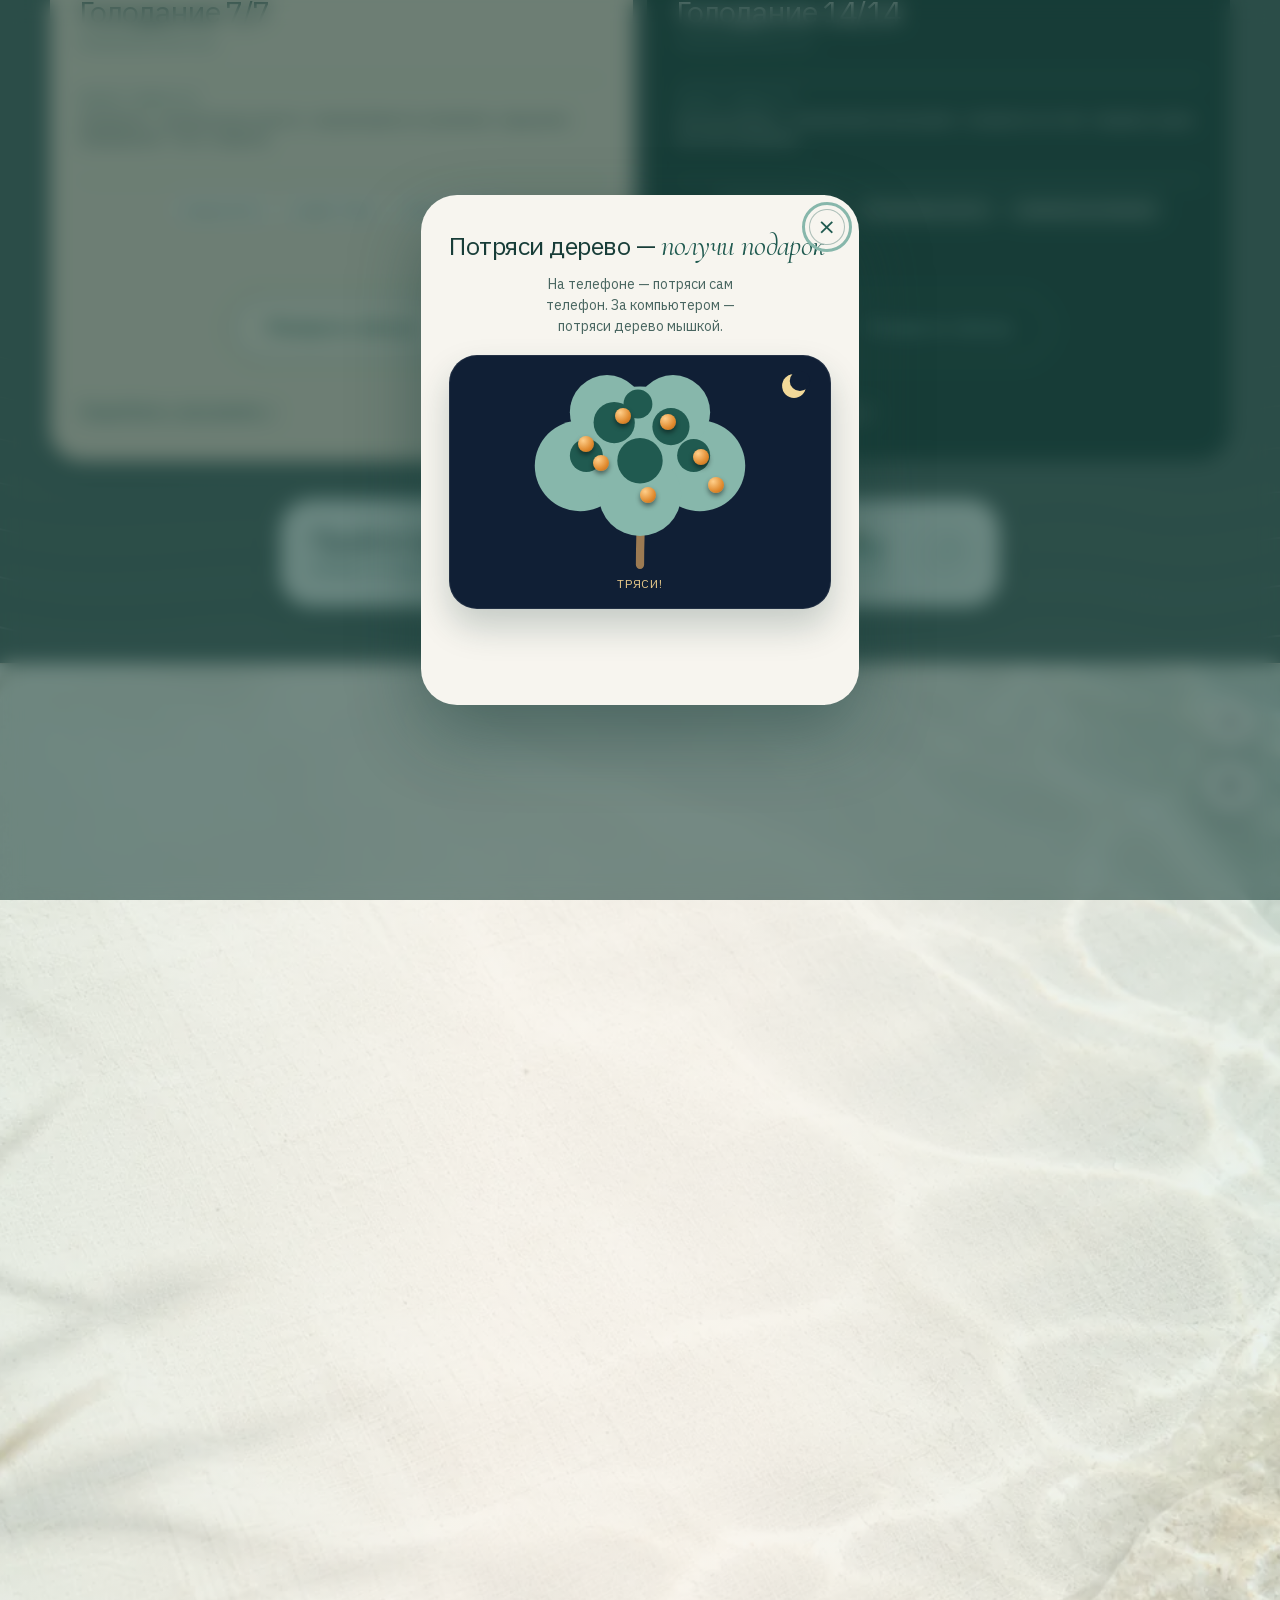
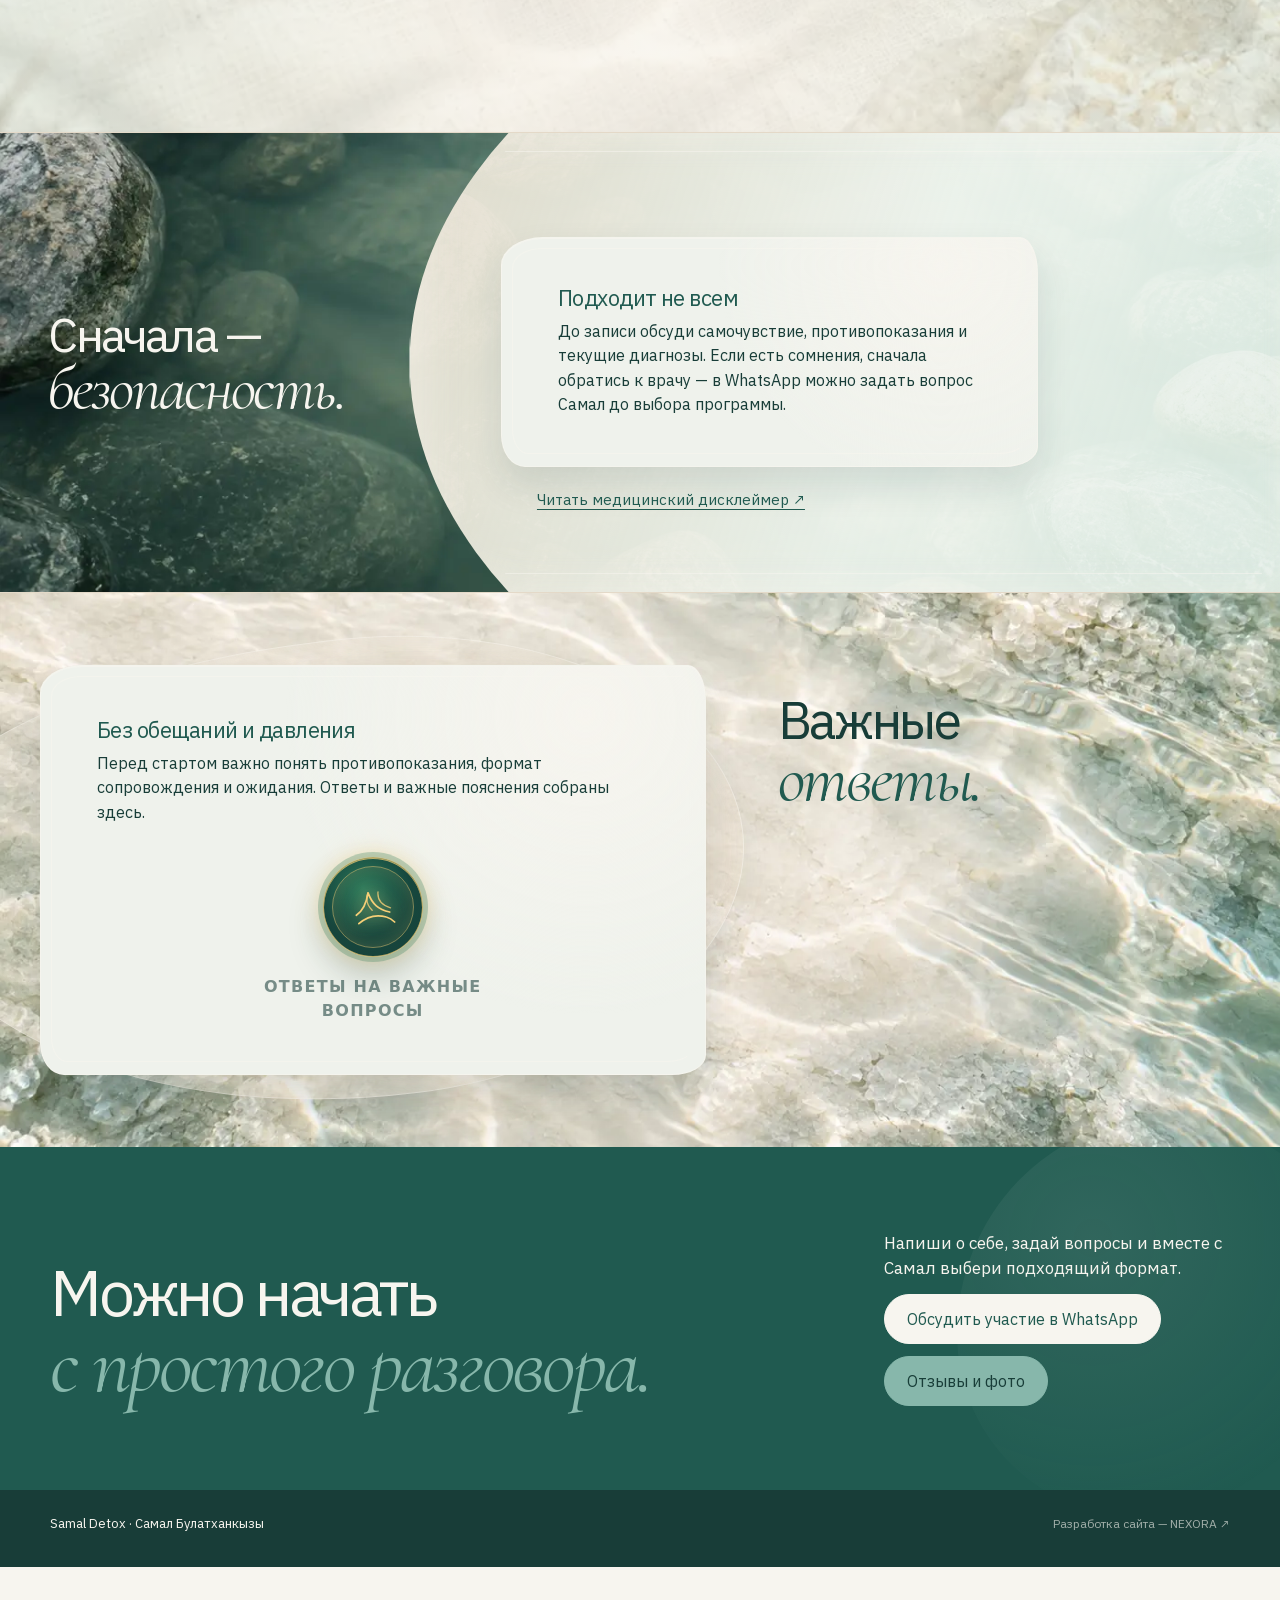
<file: index.html>
<!doctype html>
<html lang="ru"><head>
  <meta charset="utf-8">
  <meta name="viewport" content="width=device-width, initial-scale=1">
  <meta name="description" content="Samal Detox — онлайн-программы очищения и голодания с личным сопровождением Самал Булатханкызы.">
  <title>Samal Detox — спокойное сопровождение</title>
  <script>document.documentElement.classList.add('js-anim')</script>
  <style>
    @font-face{font-family:"Cormorant Garamond Local";src:url("assets/fonts/cormorant-garamond.woff2") format("woff2");font-style:italic;font-weight:400;font-display:swap}
    @font-face{font-family:"IBM Plex Sans Local";src:url("assets/fonts/ibm-plex-sans.woff2") format("woff2");font-style:normal;font-weight:400 700;font-display:swap}
    @font-face{font-family:"Lora Local";src:url("assets/fonts/lora-italic.woff2") format("woff2");font-style:italic;font-weight:400;font-display:swap}

    :root{
      --primary:#205A50;
      --eucalyptus:#87B7AB;
      --mist:#DDEBE5;
      --background:#F7F5EF;
      --sand:#E4D9C8;
      --ink:#183D38;
      --burgundy:#5C1F30;
      --burgundy-deep:#33101B;
      --burgundy-bloom:#B67A88;
      --burgundy-ring:#D8BFC5;
      --radius-card:32px;
      --radius-surface:48px;
      --radius-pill:999px;
      --content:min(1180px,calc(100% - 40px));
    }
    *{box-sizing:border-box}
    html{scroll-behavior:smooth;background:var(--background);color:var(--ink);scrollbar-width:none}
    html::-webkit-scrollbar{display:none}
    body{margin:0;min-height:100svh;background:var(--background);color:var(--ink);font-family:"IBM Plex Sans Local",system-ui,-apple-system,"Segoe UI",sans-serif;font-size:16px;line-height:1.5}
    ::selection{background:var(--primary);color:var(--background)}
    a{color:inherit}
    a:focus-visible,button:focus-visible{outline:3px solid var(--eucalyptus);outline-offset:4px}
    img{display:block;max-width:100%}
    .shell{width:var(--content);margin-inline:auto}
    .skip-link{position:absolute;left:16px;top:-80px;padding:12px 16px;background:var(--primary);color:var(--background);z-index:20}
    .skip-link:focus{top:16px}
    .site-header{display:flex;align-items:center;justify-content:space-between;min-height:76px;border-bottom:1px solid var(--sand)}
    .wordmark{font-weight:700;letter-spacing:-.03em;text-decoration:none}
    .wordmark span{color:var(--primary)}
    .site-nav{display:flex;align-items:center;gap:22px;font-size:13px}
    .site-nav a{text-decoration:none}
    .site-nav a:not(.nav-cta):hover{text-decoration:underline;text-underline-offset:4px}
    .nav-cta{padding:10px 16px;border:1px solid var(--primary);border-radius:var(--radius-pill);color:var(--primary);transition:background .18s ease,color .18s ease}
    .nav-cta:hover{background:var(--primary);color:var(--background)}

     .hero-bleed{position:relative;min-height:100vh;overflow:hidden;background-color:var(--background);background-image:url("assets/backgrounds/quiet-water-light-v1.webp");background-size:cover;background-position:center}
     .hero-bleed::after{content:"";position:absolute;inset:0;background:var(--mist);opacity:.28;pointer-events:none}
    .hero{position:relative;z-index:1;display:grid;gap:28px;padding:44px 0 72px;overflow:visible}
    .hero-copy{position:relative;z-index:2;max-width:640px;padding:24px 20px 26px;margin-inline:-20px}
    h1,h2,h3,p{margin-top:0}
    h1{max-width:620px;margin-bottom:24px;font-size:clamp(48px,14vw,92px);font-weight:700;line-height:.91;letter-spacing:-.055em}
    h1 em,h2 em{font-family:"Cormorant Garamond Local",Georgia,serif;font-style:italic;font-weight:400;letter-spacing:-.035em;font-size:1.3em}
    h1 em{display:inline-block;color:var(--primary)}
    .hero-lead{max-width:520px;margin-bottom:28px;font-size:18px;line-height:1.45}
    .hero-actions{display:flex;flex-wrap:wrap;align-items:center;gap:14px}
    .button{display:inline-flex;align-items:center;justify-content:center;min-height:50px;padding:0 22px;border:1px solid var(--primary);border-radius:var(--radius-pill);font:inherit;font-weight:700;text-decoration:none;transition:transform .18s ease,background .18s ease,color .18s ease}
    .button-primary{background:var(--primary);color:var(--background)}
    .button-primary:hover{background:var(--ink);color:var(--background);transform:translateY(-2px)}
    .button-quiet{color:var(--primary)}
    .button-quiet:hover{background:var(--mist);color:var(--ink)}
    .hero-note{margin:0;color:var(--primary);font-size:13px}
    .hero-visual{position:relative;display:flex;flex-direction:column;gap:16px;min-height:0;margin-inline:-8px}
    .hero-visual::before{display:none}
     .portrait-frame{position:relative;z-index:1;width:82%;margin-left:auto;aspect-ratio:1122 / 1402;border-radius:50% 50% 22px 22px;overflow:hidden;box-shadow:0 26px 54px color-mix(in srgb,var(--ink) 22%,transparent)}
    .portrait-frame img{width:100%;height:100%;object-fit:cover;object-position:center top}
     .portrait-caption{position:relative;z-index:2;align-self:flex-start;max-width:300px;padding:20px 22px 22px;border-radius:var(--radius-card)}
    .portrait-caption__quote{margin:0;font-family:"IBM Plex Sans Local",system-ui,-apple-system,"Segoe UI",sans-serif;font-style:normal;font-size:18px;font-weight:500;line-height:1.32;letter-spacing:-.018em}
    .portrait-caption__quote::before{display:none}
    .portrait-caption__meta{margin:12px 0 0;padding-top:12px;border-top:1px solid color-mix(in srgb,var(--background) 50%,transparent);font-size:13px}
    .portrait-caption__meta strong{display:block;margin-bottom:2px;font-size:14px}

    .section{padding:72px 0;border-top:1px solid var(--sand)}
    .section-grid{display:grid;gap:28px}
    .section-heading{max-width:620px;min-width:0;overflow-wrap:anywhere;hyphens:auto}
    .section-heading h2{font-size:clamp(30px,4.2vw,52px)}
    h2{margin-bottom:18px;font-size:clamp(36px,8vw,64px);line-height:.98;letter-spacing:-.05em}
    h2 em{color:var(--primary)}
    .section-intro{max-width:54ch;margin-bottom:0;font-size:17px}
    .link-arrow{display:inline-flex;margin-top:20px;font-size:15px;font-weight:700;text-decoration:underline;text-underline-offset:4px}
    .link-arrow:hover{color:var(--primary)}

    .trust-section{position:relative;isolation:isolate;overflow:hidden;background-color:var(--mist);background-image:url("assets/backgrounds/quiet-water-trust-v1.webp");background-size:cover;background-position:center}
    .trust-flower{display:none;position:absolute;left:clamp(-48px,-2vw,-24px);top:20px;z-index:0;width:auto;height:calc(100% - 40px);max-width:none;transform:translateX(-72px) rotate(4deg);transform-origin:50% 100%;opacity:0;pointer-events:none;filter:drop-shadow(0 22px 36px color-mix(in srgb,var(--ink) 18%,transparent));transition:opacity 1.1s cubic-bezier(.22,1,.36,1),transform 1.1s cubic-bezier(.22,1,.36,1)}
    @media(min-width:1100px){.trust-flower{display:block}}
    .trust-flower.is-visible{opacity:.94;transform:translateX(0) rotate(10deg)}
    @media(prefers-reduced-motion:reduce){.trust-flower{transition:none}}
    .trust-body{display:grid;gap:20px}
    .expert-profile{display:grid;gap:4px;padding:0;border:0}
    .expert-profile p{margin:0}
    .expert-name{font-weight:700}
    .expert-role{margin-top:3px!important;color:var(--primary);font-size:14px}

    .programs-heading{display:flex;align-items:end;justify-content:space-between;gap:24px;margin-bottom:30px}
    .programs-heading p{max-width:330px;margin:0;font-size:14px}
    .program-grid{display:grid;gap:12px}
     .program-card{--card-pad:24px;display:grid;gap:16px;padding:var(--card-pad);background:var(--background);border:1px solid var(--sand);border-radius:var(--radius-card);box-shadow:0 10px 24px var(--mist)}
     .program-card:nth-child(2){background:var(--mist)}
     .program-card:nth-child(3){background:var(--sand)}
     .program-card:nth-child(4){background:var(--ink);color:var(--background);border-color:var(--ink);box-shadow:none}
    .program-media{position:relative;margin:calc(var(--card-pad) * -1) calc(var(--card-pad) * -1) 0;border-radius:var(--radius-card) var(--radius-card) 0 0;overflow:hidden}
    .program-header-img{display:block;width:100%;aspect-ratio:3/2;object-fit:cover}
    .program-duration{position:absolute;top:14px;right:14px;margin:0;padding:6px 14px;border-radius:var(--radius-pill);background:color-mix(in srgb,var(--background) 92%,transparent);border:1px solid color-mix(in srgb,var(--ink) 10%,transparent);color:var(--ink);font-weight:700;line-height:1.2;box-shadow:0 6px 16px color-mix(in srgb,var(--ink) 14%,transparent);font-size:13px;white-space:nowrap}
    .program-card h3{max-width:250px;margin:0;font-size:22px;line-height:1.04;letter-spacing:-.035em}
     .program-card h3 small{display:block;margin-top:8px;color:var(--primary);font-size:12px;font-weight:400;line-height:1.2;letter-spacing:.035em}
     .program-card:nth-child(4) h3 small{color:var(--eucalyptus)}
     .program-price{padding-top:15px;border-top:1px solid var(--sand);font-size:21px;font-weight:700;line-height:1.2}
     .program-card:nth-child(4) .program-price{border-color:var(--eucalyptus)}
     .program-price small{display:block;margin-top:5px;font-size:12px;font-weight:400;line-height:1.35}
     .program-benefits{display:grid;gap:10px;padding-top:15px;border-top:1px solid var(--sand);font-size:13px;line-height:1.4}
     .program-benefit{margin:0}
     .program-benefit strong{display:block;margin-bottom:2px;color:var(--primary);font-size:12px;letter-spacing:.02em}
     .program-card:nth-child(4) .program-benefits{border-color:var(--eucalyptus)}
     .program-card:nth-child(4) .program-benefit strong{color:var(--eucalyptus)}
     .program-points-row{position:relative;margin-top:15px;padding-top:15px;border-top:1px solid var(--sand);display:flex;flex-direction:column;gap:16px}
     .program-points,.program-points-more{display:flex;flex-wrap:wrap;justify-content:center;align-content:flex-start;gap:7px;margin:0;padding:0;list-style:none;font-size:12.5px;line-height:1.2}
     .program-points{min-height:58px}
     .program-points li,.program-points-more li{padding:5px 11px;border:1px solid color-mix(in srgb,var(--ink) 15%,transparent);border-radius:999px;background:color-mix(in srgb,var(--background) 55%,transparent)}
     .program-points-extra{display:grid;grid-template-rows:0fr;transition:grid-template-rows .6s cubic-bezier(.22,1,.36,1)}
     .program-points-row.is-revealed .program-points-extra{grid-template-rows:1fr}
     .program-points-more{overflow:hidden;min-height:0}
     .program-points-more li{opacity:0;transform:translateY(7px) scale(.96);transition:opacity .3s ease,transform .3s ease}
     .program-points-row.is-revealed .program-points-more li{opacity:1;transform:none;transition:opacity .5s cubic-bezier(.22,1,.36,1) var(--d,0s),transform .5s cubic-bezier(.22,1,.36,1) var(--d,0s)}
     .program-points-more li:nth-child(2){--d:.04s}
     .program-points-more li:nth-child(3){--d:.08s}
     .program-points-more li:nth-child(4){--d:.12s}
     .program-points-more li:nth-child(5){--d:.16s}
     .program-points-more li:nth-child(6){--d:.2s}
     .program-points-more li:nth-child(7){--d:.24s}
     .program-points-more li:nth-child(8){--d:.28s}
     .program-points-more li:nth-child(n+9){--d:.32s}
     .program-actions{position:relative;height:84px;margin:auto 0}
     .program-more{position:absolute;left:50%;top:50%;transform:translate(-50%,-50%);width:max-content;z-index:2;opacity:1;pointer-events:auto}
     .program-more:focus-visible{outline:3px solid var(--eucalyptus);outline-offset:4px}
     .program-more__half{position:absolute;inset:0;border-radius:999px;pointer-events:none;transition:transform 1.6s cubic-bezier(.33,1,.68,1),opacity 1.6s cubic-bezier(.33,1,.68,1)}
     .program-more__half--l{clip-path:inset(0 50% 0 0)}
     .program-more__half--r{clip-path:inset(0 0 0 50%)}
     .program-more__label{position:relative;z-index:1;transition:opacity .35s ease}
     .program-points-row.is-revealed .program-more{opacity:0;pointer-events:none}
     .program-points-row.is-revealed .program-more__label{opacity:0}
     .program-points-row.is-revealed .program-more__half--l{transform:translateX(-58px);opacity:0}
     .program-points-row.is-revealed .program-more__half--r{transform:translateX(58px);opacity:0}
     .program-collapse{position:absolute;left:50%;top:50%;transform:translate(-50%,-50%) scale(.7);width:46px;height:46px;border-radius:50%;border:1px solid currentColor;background:color-mix(in srgb,var(--background) 26%,transparent);display:grid;place-items:center;z-index:2;cursor:pointer;opacity:0;visibility:hidden;transition:opacity .18s ease,transform .18s ease,visibility 0s linear .18s,background 180ms cubic-bezier(.23,1,.32,1),color 180ms cubic-bezier(.23,1,.32,1)}
     .program-collapse svg{width:18px;height:18px;fill:none;stroke:currentColor;stroke-width:2;stroke-linecap:round;stroke-linejoin:round}
     .program-collapse:hover{background:var(--primary);color:var(--background)}
     .program-collapse:focus-visible{outline:3px solid var(--eucalyptus);outline-offset:4px}
     .program-points-row.is-revealed .program-collapse{opacity:1;visibility:visible;transform:translate(-50%,-50%) scale(1);transition:opacity .5s ease .7s,transform .5s cubic-bezier(.22,1,.36,1) .7s,visibility 0s linear 0s}
     .program-pain{margin:14px 0 0;padding-top:12px;border-top:1px solid var(--sand);font-size:12px;line-height:1.4}
     .program-pain strong{display:block;margin-bottom:3px;color:var(--primary);font-size:11px;letter-spacing:.04em;text-transform:uppercase}
     .program-card:nth-child(4) .program-points-row,.program-card:nth-child(4) .program-pain{border-color:var(--eucalyptus)}
     .program-card:nth-child(4) .program-points li,.program-card:nth-child(4) .program-points-more li{border-color:color-mix(in srgb,var(--eucalyptus) 55%,transparent);background:color-mix(in srgb,var(--background) 8%,transparent)}
     .program-card:nth-child(4) .program-pain strong{color:var(--eucalyptus)}
     .program-card:nth-child(4) .program-collapse{border-color:color-mix(in srgb,var(--eucalyptus) 55%,transparent)}
    .program-description{margin:0;font-size:14px;line-height:1.45}
    .program-card a{justify-self:start;margin-top:2px;font-size:14px;font-weight:700;text-underline-offset:4px}
    .program-card a:hover{color:var(--primary)}
    .program-card:nth-child(4) a:hover{color:var(--eucalyptus)}

     .proof-section{background:var(--mist);background-image:url("assets/backgrounds/quiet-water-faq-v1.webp");background-size:cover;background-position:center}
     .safety-section{background:var(--sand);background-image:url("assets/backgrounds/quiet-water-river-stones-v1.webp");background-size:cover;background-position:center}
     .pending-panel{max-width:560px;padding:24px;background:var(--background);border:1px solid var(--sand);border-radius:var(--radius-card);box-shadow:0 10px 24px var(--mist)}
    .pending-panel strong{display:block;margin-bottom:6px;color:var(--primary)}
    .pending-panel p{margin:0;font-size:15px}

    .final-cta{padding:84px 0;background:var(--primary);color:var(--background)}
    .final-layout{display:grid;gap:26px}
    .final-cta h2{max-width:700px;margin-bottom:0}
    .final-cta h2 em{color:var(--eucalyptus)}
    .final-copy{max-width:430px;margin:0;font-size:17px}
    .final-cta .button-primary{background:var(--background);color:var(--primary);border-color:var(--background)}
    .final-cta .button-primary:hover{background:var(--eucalyptus);color:var(--ink);border-color:var(--eucalyptus)}
    @keyframes telegram-golden-pulse{0%,100%{box-shadow:0 0 0 0 color-mix(in srgb,var(--sand) 0%,transparent),0 8px 22px color-mix(in srgb,var(--sand) 18%,transparent)}50%{box-shadow:0 0 0 7px color-mix(in srgb,var(--sand) 18%,transparent),0 10px 30px color-mix(in srgb,var(--sand) 42%,transparent)}}
    .final-cta .telegram-link{position:relative;z-index:1;margin-top:12px;animation:telegram-golden-pulse 3.2s ease-in-out infinite}
    .site-footer{position:relative;isolation:isolate;display:flex;justify-content:space-between;gap:24px;padding:24px 0 34px;background:var(--ink);color:var(--background);font-size:13px}
    .site-footer::before{content:"";position:absolute;top:0;bottom:0;left:50%;right:50%;margin-left:-50vw;margin-right:-50vw;z-index:-1;background:var(--ink)}
    .site-footer p{margin:0}
    .footer-muted{color:var(--background)}
    .back-to-top{position:fixed;right:24px;bottom:24px;z-index:9;display:grid;place-items:center;width:52px;height:52px;padding:0;border:1px solid var(--eucalyptus);border-radius:50%;background:var(--ink);color:var(--background);box-shadow:0 12px 26px color-mix(in srgb,var(--ink) 22%,transparent);opacity:0;visibility:hidden;transform:translateY(8px);transition:opacity .2s ease,visibility .2s ease,transform .2s ease,background .18s ease;cursor:pointer}
    .back-to-top.is-visible{opacity:1;visibility:visible;transform:translateY(0)}
    .back-to-top:hover{background:var(--primary);color:var(--background);transform:translateY(-2px)}
    .back-to-top svg{width:20px;height:20px;fill:none;stroke:currentColor;stroke-width:1.8;stroke-linecap:round;stroke-linejoin:round}
    .telegram-status{position:fixed;right:16px;bottom:16px;z-index:10;max-width:300px;padding:14px 16px;background:var(--ink);color:var(--background);border-radius:var(--radius-pill);box-shadow:0 16px 30px var(--sand);font-size:14px;opacity:0;transform:translateY(8px);pointer-events:none;transition:opacity .2s ease,transform .2s ease}
    .telegram-status.is-visible{opacity:1;transform:translateY(0)}

    @media(min-width:1100px){
      :root{--content:min(1180px,calc(100% - 80px))}
      .hero{grid-template-columns:minmax(0,1fr) minmax(420px,.8fr);align-items:center;min-height:700px;padding:64px 0 90px}
      .hero-copy{padding:34px 34px 38px;margin-left:-34px}
      .hero-visual{display:block;min-height:600px;margin:0 -20px 0 0}
      .portrait-frame{position:absolute;right:7%;top:0;width:72%;margin:0}
      .portrait-caption{position:absolute;left:0;bottom:20px;width:min(62%,296px)}
      .section{padding:104px 0}
      .section-grid{grid-template-columns:minmax(220px,.62fr) minmax(0,1.38fr);gap:120px}
      .section-heading{position:sticky;top:30px;align-self:start}
      .program-grid{grid-template-columns:repeat(2,minmax(0,1fr));gap:14px}
      .program-card{--card-pad:28px;min-height:300px;padding:28px}
      .final-layout{grid-template-columns:minmax(0,1.4fr) minmax(240px,.6fr);align-items:end}
    }
    @media(min-width:481px) and (max-width:1099px){
      .hero-copy{max-width:720px;margin-inline:0}
      .hero-visual{max-width:560px;width:100%;margin-inline:auto}
      .portrait-frame{max-width:460px}
      .program-grid{grid-template-columns:repeat(2,minmax(0,1fr))}
      .programs-heading{align-items:start}
    }
    @media(min-width:481px){
      .program-grid{grid-template-rows:repeat(2,auto auto auto auto auto)}
      .program-card{grid-template-rows:subgrid}
      .program-card:nth-child(1),.program-card:nth-child(2){grid-row:1/6}
      .program-card:nth-child(3),.program-card:nth-child(4){grid-row:6/11}
    }
    .portrait-caption{overflow-wrap:break-word}
    .hero-copy,.hero-visual{min-width:0}
    @media(max-width:480px){
      .site-nav{gap:12px}.site-nav a:not(.nav-cta){display:none}
      .hero{padding-top:34px}.hero-copy{padding-inline:16px;margin-inline:-16px}.hero-visual{min-height:0}
      .hero-visual::before{display:none}.portrait-frame{width:86%;margin-inline:auto 0}
      .portrait-caption{width:min(100%,280px)}
      .portrait-caption__quote{font-size:16px}
      .back-to-top{right:16px;bottom:16px}
      .programs-heading{display:block}.programs-heading p{margin-top:16px}
      .site-footer{display:block;padding-bottom:28px}.site-footer p+p{margin-top:8px}.final-cta .telegram-link{margin-top:26px}
    }
    @media(prefers-reduced-motion:reduce){html{scroll-behavior:auto}.button,.telegram-status,.back-to-top{transition:none}}

     .site-header{
       position:absolute;top:18px;left:50%;transform:translateX(-50%);z-index:10;
       width:var(--content);min-height:70px;padding:12px 24px;
       background:color-mix(in srgb,var(--background) 21%,transparent);
       border:1px solid color-mix(in srgb,var(--background) 78%,transparent);border-radius:var(--radius-pill);
       box-shadow:inset 0 1px 0 color-mix(in srgb,var(--background) 74%,transparent),0 10px 28px color-mix(in srgb,var(--ink) 10%,transparent);
       -webkit-backdrop-filter:blur(34px);backdrop-filter:blur(34px);
     }
    .hero-bleed::after{opacity:.035}
    .hero{padding-top:128px}
      .hero-copy{
        background:color-mix(in srgb,var(--mist) 14%,transparent);
        border:1px solid color-mix(in srgb,var(--background) 76%,transparent);
       border-radius:40px;
        box-shadow:inset 0 1px 0 color-mix(in srgb,var(--background) 70%,transparent),0 16px 32px color-mix(in srgb,var(--ink) 9%,transparent);
        -webkit-backdrop-filter:blur(30px);backdrop-filter:blur(30px);
     }
     .portrait-caption{
       background:color-mix(in srgb,var(--background) 22%,transparent);
       border:1px solid color-mix(in srgb,var(--background) 74%,transparent);
       color:var(--ink);
       box-shadow:inset 0 1px 0 color-mix(in srgb,var(--background) 68%,transparent),0 12px 28px color-mix(in srgb,var(--ink) 9%,transparent);
       -webkit-backdrop-filter:blur(28px);backdrop-filter:blur(28px);
     }
     .button-quiet{
       background:color-mix(in srgb,var(--background) 14%,transparent);
       border-color:var(--primary);
       -webkit-backdrop-filter:blur(20px);backdrop-filter:blur(20px);
     }
     .button-quiet:hover{background:color-mix(in srgb,var(--background) 54%,transparent);color:var(--ink);transform:translateY(-2px)}
    .hero-note{margin-top:16px}
    @supports not ((backdrop-filter:blur(1px)) or (-webkit-backdrop-filter:blur(1px))){
        .hero-copy{background:var(--mist)}
        .site-header{background:var(--background)}
       .portrait-caption,.pending-panel,.program-card{background:var(--background)}
       .program-card:nth-child(2){background:var(--mist)}
       .program-card:nth-child(3){background:var(--sand)}
       .program-card:nth-child(4){background:var(--ink)}
    }
    @media(max-width:759px){.site-nav a:not(.nav-cta){display:none}}
    @media(max-width:480px){
       .site-header{top:12px;padding:10px 16px;min-height:62px}
       .hero{padding-top:106px}
        .hero-copy{padding:22px 18px 24px;margin-inline:-10px;border-radius:32px}
       .site-nav{gap:8px}
       .nav-cta{padding:10px 12px}
       .hero-actions{align-items:stretch;gap:10px}
       .hero-actions .button{width:100%}
       .portrait-caption{width:min(100%,280px);padding:18px 18px 20px}
     }

    /* ===== Motion: living water backdrop ===== */
    @keyframes water-drift{
      0%{transform:translate3d(0,0,0)}
      25%{transform:translate3d(10px,-8px,0)}
      50%{transform:translate3d(-6px,10px,0)}
      75%{transform:translate3d(-12px,-6px,0)}
      100%{transform:translate3d(0,0,0)}
    }
    .hero-water-drift{position:absolute;inset:-20px;z-index:0;background-image:url("assets/backgrounds/quiet-water-light-v1.webp");background-size:cover;background-position:center;opacity:.14;pointer-events:none;animation:water-drift 20s ease-in-out infinite}

    /* ===== Motion: first-screen entrance ===== */
    @keyframes fade-up-nav{from{opacity:0;transform:translate(-50%,-10px)}to{opacity:1;transform:translate(-50%,0)}}
    @keyframes fade-nav-in{from{opacity:0}to{opacity:1}}
    @keyframes fade-up-copy{from{opacity:0;transform:translateY(16px)}to{opacity:1;transform:translateY(0)}}
    @keyframes fade-up-portrait{from{opacity:0;transform:translateY(22px) scale(.985)}to{opacity:1;transform:translateY(0) scale(1)}}
    @keyframes fade-up-card{from{opacity:0;transform:translateY(14px)}to{opacity:1;transform:translateY(0)}}
    .site-header{animation:fade-nav-in .5s cubic-bezier(.23,1,.32,1) both}
    .hero-copy{animation:fade-up-copy .6s cubic-bezier(.22,1,.36,1) both}
    .portrait-frame{animation:fade-up-portrait .72s cubic-bezier(.22,1,.36,1) both}
    .portrait-caption{animation:fade-nav-in .52s cubic-bezier(.23,1,.32,1) both;animation-delay:.22s}

    /* ===== Motion: buttons — press feedback ===== */
    .button{transition:transform .15s ease,background .18s ease,color .18s ease}
    .nav-cta{transition:background .18s ease,color .18s ease,transform .15s ease}
    .button:active,.nav-cta:active{transform:scale(.98)}
    .program-more:active{transform:translate(-50%,-50%) scale(.97)}

    /* ===== Motion: program cards — hover (fine pointer only) ===== */
    @media(hover:hover) and (pointer:fine){
      .program-card{transition:transform .2s ease,box-shadow .2s ease}
      .program-card:hover{transform:translateY(-4px);box-shadow:0 20px 38px color-mix(in srgb,var(--ink) 18%,transparent)}
      .program-card a{transition:transform .18s ease,color .18s ease}
      .program-card a:hover{transform:translateX(4px)}
    }

    /* ===== Motion: programs section scroll reveal (once, no hide on scroll-up) ===== */
    @keyframes section-reveal{from{opacity:0;transform:translateY(14px)}to{opacity:1;transform:translateY(0)}}
    .js-anim .programs-heading,.js-anim .program-card{opacity:0;transform:translateY(14px);transition:opacity .7s ease,transform .7s cubic-bezier(.22,1,.36,1)}
    .js-anim .programs-heading.is-visible,.js-anim .program-card.is-visible{opacity:1;transform:translateY(0)}
    .js-anim .program-card:nth-child(2).is-visible{transition-delay:90ms}
    .js-anim .program-card:nth-child(3).is-visible{transition-delay:180ms}
    .js-anim .program-card:nth-child(4).is-visible{transition-delay:270ms}
    /* is-leaving kept as no-op for compat: revealed cards never hide again */
    .js-anim .programs-heading.is-leaving,.js-anim .program-card.is-leaving{opacity:1;transform:translateY(0)}

    /* ===== Water lines belong to the programs surface ===== */
    .programs-section{position:relative;overflow:hidden;padding-top:220px;--program-darkness:0%;--program-card-darkness:0%;background:color-mix(in srgb,var(--background) calc(100% - var(--program-darkness)),var(--ink) var(--program-darkness));color:color-mix(in srgb,var(--ink) calc(100% - var(--program-darkness)),var(--background) var(--program-darkness));transition:background-color .18s linear}
    .programs-water-lines{position:absolute;inset:0 0 auto;height:208px;overflow:hidden;pointer-events:none;z-index:0}
    .programs-water-lines svg{display:block;width:100%;height:100%}
    .programs-water-lines path{fill:none;stroke:var(--eucalyptus);vector-effect:non-scaling-stroke;transform-box:fill-box;transform-origin:center;opacity:0;transition:opacity 1.1s cubic-bezier(.23,1,.32,1),transform 1.1s cubic-bezier(.23,1,.32,1)}
    .programs-water-lines path:nth-child(1){stroke-width:2.4;opacity:0}
    .programs-water-lines path:nth-child(2){stroke-width:2;opacity:0}
    .programs-water-lines path:nth-child(3){stroke-width:1.8;opacity:0}
    .programs-water-lines path:nth-child(4){stroke-width:1.6;opacity:0}
    .programs-water-lines path:nth-child(5){stroke-width:1.45;opacity:0}
    .programs-water-lines path:nth-child(6){stroke-width:1.3;opacity:0}
    .programs-water-lines path:nth-child(7){stroke-width:1.15;opacity:0}
    .programs-water-lines path:nth-child(8){stroke-width:1;opacity:0}
    .programs-water-lines path:nth-child(9){stroke-width:.9;opacity:0}
    .programs-water-lines path:nth-child(10){stroke-width:.8;opacity:0}
    .programs-section.is-visible .programs-water-lines path{transform:translateY(0)}
    .programs-section.is-visible .programs-water-lines path:nth-child(1){opacity:.46;transition-delay:0ms}
    .programs-section.is-visible .programs-water-lines path:nth-child(2){opacity:.36;transition-delay:45ms}
    .programs-section.is-visible .programs-water-lines path:nth-child(3){opacity:.3;transition-delay:90ms}
    .programs-section.is-visible .programs-water-lines path:nth-child(4){opacity:.25;transition-delay:135ms}
    .programs-section.is-visible .programs-water-lines path:nth-child(5){opacity:.21;transition-delay:180ms}
    .programs-section.is-visible .programs-water-lines path:nth-child(6){opacity:.17;transition-delay:225ms}
    .programs-section.is-visible .programs-water-lines path:nth-child(7){opacity:.13;transition-delay:270ms}
    .programs-section.is-visible .programs-water-lines path:nth-child(8){opacity:.095;transition-delay:315ms}
    .programs-section.is-visible .programs-water-lines path:nth-child(9){opacity:.06;transition-delay:360ms}
    .programs-section.is-visible .programs-water-lines path:nth-child(10){opacity:.03;transition-delay:405ms}
    @media(min-width:1100px){
      .programs-section{padding-top:276px}
      .programs-water-lines{height:260px}
    }
    @media(max-width:480px){.programs-section{padding-top:166px}.programs-water-lines{height:154px}.programs-water-lines path{transform:translateY(-10px)}}

    .programs-water-lines--lower{top:auto;bottom:0;height:360px;z-index:0}
    .programs-water-lines--lower path{stroke:var(--background);opacity:0}
    .programs-section.is-visible .programs-water-lines--lower path:nth-child(1){opacity:.025}
    .programs-section.is-visible .programs-water-lines--lower path:nth-child(2){opacity:.04}
    .programs-section.is-visible .programs-water-lines--lower path:nth-child(3){opacity:.06}
    .programs-section.is-visible .programs-water-lines--lower path:nth-child(4){opacity:.08}
    .programs-section.is-visible .programs-water-lines--lower path:nth-child(5){opacity:.11}
    .programs-section.is-visible .programs-water-lines--lower path:nth-child(6){opacity:.14}
    .programs-section.is-visible .programs-water-lines--lower path:nth-child(7){opacity:.18}
    .programs-section.is-visible .programs-water-lines--lower path:nth-child(8){opacity:.22}
    .programs-water-lines--lower path:nth-child(1){stroke-width:.8}
    .programs-water-lines--lower path:nth-child(2){stroke-width:1}
    .programs-water-lines--lower path:nth-child(3){stroke-width:1.15}
    .programs-water-lines--lower path:nth-child(4){stroke-width:1.3}
    .programs-water-lines--lower path:nth-child(5){stroke-width:1.45}
    .programs-water-lines--lower path:nth-child(6){stroke-width:1.6}
    .programs-water-lines--lower path:nth-child(7){stroke-width:1.8}
    .programs-water-lines--lower path:nth-child(8){stroke-width:2}
    .programs-section .shell{position:relative;z-index:1}
    .programs-section .program-card{position:relative;overflow:hidden;--program-card-base:var(--background);background:color-mix(in srgb,var(--program-card-base) calc(100% - var(--program-card-darkness)),var(--ink) var(--program-card-darkness));color:color-mix(in srgb,var(--ink) calc(100% - var(--program-card-darkness)),var(--background) var(--program-card-darkness));border-color:color-mix(in srgb,var(--sand) calc(100% - var(--program-card-darkness)),var(--eucalyptus) var(--program-card-darkness));box-shadow:0 14px 28px color-mix(in srgb,var(--ink) 16%,transparent)}
    .programs-section .program-card:nth-child(2){--program-card-base:var(--mist)}
    .programs-section .program-card:nth-child(3){--program-card-base:var(--sand)}
    .programs-section .program-card:nth-child(4){background:var(--ink);color:var(--background);border-color:var(--ink);box-shadow:none}
    .programs-section .program-card>*{position:relative;z-index:1}
    .programs-section .program-card:not(:nth-child(4)) .program-benefit strong,.programs-section .program-card:not(:nth-child(4)) .program-pain strong,.programs-section .program-card:not(:nth-child(4)) .program-more,.programs-section .program-card:not(:nth-child(4)) a{color:color-mix(in srgb,var(--primary) calc(100% - var(--program-card-darkness)),var(--eucalyptus) var(--program-card-darkness))}
    .programs-section .program-card{background:var(--background);color:var(--ink);border-color:var(--sand);box-shadow:0 14px 28px color-mix(in srgb,var(--ink) 16%,transparent)}
    .programs-section .program-card:nth-child(2){background:var(--mist)}
    .programs-section .program-card:nth-child(3){background:var(--sand)}
    .programs-section .program-card:nth-child(4){background:var(--ink);color:var(--background);border-color:var(--ink);box-shadow:none}
    .programs-section .program-card:not(:nth-child(4)) .program-benefit strong,.programs-section .program-card:not(:nth-child(4)) .program-pain strong,.programs-section .program-card:not(:nth-child(4)) .program-more,.programs-section .program-card:not(:nth-child(4)) a{color:var(--primary)}
    .programs-section .program-card:nth-child(3) .program-pain,.programs-section .program-card:nth-child(3) .program-points-row{border-color:color-mix(in srgb,var(--ink) 16%,transparent)}
    .programs-section .program-card h3{max-width:320px;font-size:clamp(25px,2.4vw,31px);line-height:.98;letter-spacing:-.045em}
    .programs-section .program-card .program-duration{font-size:14px;font-weight:700;color:var(--ink)}
    .programs-section .program-card .program-pain{font-size:13px;line-height:1.45}
    .programs-section .program-card .program-more{display:inline-flex;align-items:center;justify-content:center;min-height:67px;padding:0 40px;border:none;background:none;border-radius:999px;font-size:17px;font-weight:700;text-decoration:none;cursor:pointer;transition:opacity .4s ease,color 180ms cubic-bezier(.23,1,.32,1)}
    .programs-section .program-card .program-more__half{border:1px solid currentColor;background:color-mix(in srgb,var(--background) 26%,transparent)}
    .programs-section .program-card .program-more:hover{color:var(--background)}
    .programs-section .program-card .program-more:hover .program-more__half{background:var(--primary)}
    .programs-section .program-card:nth-child(4) .program-more{color:var(--eucalyptus)}
    .programs-section .program-card:nth-child(4) .program-more__half{background:color-mix(in srgb,var(--ink) 72%,transparent)}
    .programs-section .program-card:nth-child(4) .program-more:hover{color:var(--ink)}
    .programs-section .program-card:nth-child(4) .program-more:hover .program-more__half{background:var(--eucalyptus)}
    .programs-section .program-card>a{display:inline-flex;align-items:center;min-height:44px;font-size:15px;font-weight:700}
    .programs-section{padding-bottom:56px}
    .programs-formats-cta{position:relative;z-index:1;display:flex;align-items:center;justify-content:space-between;gap:24px;width:min(100%,720px);min-height:104px;margin:38px auto 0;padding:22px 30px;border:1px solid var(--eucalyptus);border-radius:var(--radius-card);background:var(--mist);color:var(--ink);box-shadow:0 14px 28px color-mix(in srgb,var(--ink) 16%,transparent);text-decoration:none;transition:transform 220ms cubic-bezier(.23,1,.32,1),box-shadow 220ms cubic-bezier(.23,1,.32,1)}
    .programs-formats-cta__copy{display:grid;flex:1;min-width:0;gap:4px}
    .programs-formats-cta__title{font-size:clamp(20px,2.6vw,28px);font-weight:700;line-height:1.08;letter-spacing:-.03em}
    .programs-formats-cta__detail{font-size:14px;line-height:1.4;color:var(--primary)}
    .programs-formats-cta__art{display:block;flex:0 0 94px;width:94px;height:62px;margin-left:auto;overflow:visible}
    .programs-formats-cta__arrow{display:grid;flex:none;place-items:center;width:48px;height:48px;border:1px solid var(--primary);border-radius:50%;color:var(--primary);font-size:26px;line-height:1;transition:transform 220ms cubic-bezier(.23,1,.32,1),background-color 220ms ease,color 220ms ease}
    .programs-formats-cta:focus-visible{outline:3px solid var(--eucalyptus);outline-offset:5px}
    @media(hover:hover) and (pointer:fine){.programs-formats-cta:hover{transform:translateY(-3px);box-shadow:0 20px 36px color-mix(in srgb,var(--ink) 22%,transparent)}.programs-formats-cta:hover .programs-formats-cta__arrow{transform:translateX(3px);background:var(--primary);color:var(--background)}}
    @media(max-width:480px){.programs-section{padding-bottom:40px}.programs-formats-cta{min-height:96px;margin-top:24px;padding:19px 20px;gap:9px}.programs-formats-cta__art{flex-basis:48px;width:48px;height:42px}.programs-formats-cta__arrow{width:44px;height:44px}}
    @media(prefers-reduced-motion:reduce){.programs-formats-cta,.programs-formats-cta__arrow{transition:none}}
    @media(max-width:480px){.programs-water-lines--lower{height:260px}}
    @media(max-width:700px){.programs-section .program-card h3{font-size:clamp(24px,7vw,29px)}}

    /* ===== Safety: quiet field and pearl shell ===== */
    .safety-section{position:relative;isolation:isolate;overflow:hidden;background:var(--sand);background-image:url("assets/backgrounds/quiet-water-river-stones-v1.webp");background-size:cover;background-position:center}
    .safety-section::before{content:"";position:absolute;top:0;right:0;bottom:0;width:68%;z-index:-2;border-radius:96px 0 0 96px / 72px 0 0 72px;clip-path:ellipse(100% 108% at 100% 50%);background-color:color-mix(in srgb,var(--mist) 64%,var(--background));background-image:linear-gradient(108deg,color-mix(in srgb,var(--sand) 74%,transparent),color-mix(in srgb,var(--background) 48%,transparent) 56%,color-mix(in srgb,var(--mist) 34%,transparent)),url("assets/backgrounds/quiet-water-river-stones-v1.webp");background-size:cover;background-position:center;background-blend-mode:normal,soft-light;box-shadow:inset 18px 0 42px color-mix(in srgb,var(--background) 42%,transparent),-18px 0 40px color-mix(in srgb,var(--ink) 8%,transparent)}
    .safety-section::after{content:"";position:absolute;top:18px;right:18px;bottom:18px;width:calc(68% - 18px);z-index:-1;border:1px solid color-mix(in srgb,var(--background) 50%,transparent);border-right:0;border-radius:72px 0 0 72px / 56px 0 0 56px;clip-path:ellipse(100% 108% at 100% 50%);pointer-events:none}
    .safety-section>.shell{position:relative;z-index:1}
    .safety-section>.shell>.section-heading{align-self:center}
    .safety-section>.shell>div:nth-child(2){align-self:center}
    .safety-section .pending-panel{position:relative;max-width:560px;padding:32px 36px 34px;border:1px solid color-mix(in srgb,var(--background) 72%,transparent);border-radius:42px 18px 34px 24px / 28px 36px 20px 32px;background:radial-gradient(circle at 82% 12%,color-mix(in srgb,var(--background) 94%,transparent),transparent 46%),color-mix(in srgb,var(--background) 68%,var(--mist));box-shadow:inset 0 1px 0 color-mix(in srgb,var(--background) 80%,transparent),0 18px 36px color-mix(in srgb,var(--ink) 12%,transparent);-webkit-backdrop-filter:blur(18px);backdrop-filter:blur(18px)}
    .safety-section .pending-panel::before{content:"";position:absolute;inset:10px 12px 12px 10px;z-index:0;border:1px solid color-mix(in srgb,var(--background) 54%,transparent);border-right-color:transparent;border-radius:30px 12px 26px 16px / 20px 28px 14px 24px;pointer-events:none}
    .safety-section .pending-panel>*{position:relative;z-index:1}
    .safety-section .pending-panel strong{margin-bottom:10px;color:var(--primary);font-size:22px;line-height:1.05;letter-spacing:-.025em}
    .safety-section .pending-panel p{font-size:16px;line-height:1.52}
    .safety-section .link-arrow{position:relative;z-index:1;margin-top:22px;margin-left:36px;color:var(--primary)}
    @media(max-width:700px){.safety-section::before{top:34%;width:100%;border-radius:64px 0 0 0 / 48px 0 0 0;clip-path:ellipse(108% 82% at 100% 100%)}.safety-section::after{top:calc(34% + 18px);right:0;width:calc(100% - 18px);border-right:0;border-radius:48px 0 0 0 / 36px 0 0 0;clip-path:ellipse(108% 82% at 100% 100%)}.safety-section>.shell>.section-heading{align-self:start}.safety-section .pending-panel{padding:28px 22px 30px}.safety-section .link-arrow{margin-left:20px}}

    /* ===== Scroll reveal: quiet rib pattern surfacing on the right (safety + proof) =====
       Anchored to .shell's own right edge (not the viewport), so it sits inside
       the spare space to the right of the 560px-capped panel/heading — a zone
       proven clear by measurement, not by hoping for a wide outer margin. Only
       enabled from 1100px, the same breakpoint that already switches this file
       to its two-column desktop grid. */
    .rib-reveal{position:absolute;top:14%;bottom:14%;right:calc((100vw - var(--content)) / 2);z-index:0;display:none;align-items:flex-end;justify-content:space-between;gap:4px;pointer-events:none;overflow:hidden;width:28px}
    @media(min-width:1100px){.rib-reveal{display:flex}}
    .rib-reveal__bar{flex:0 0 auto;width:clamp(3px,.3vw,5px);border-radius:4px 4px 0 0;background:var(--ink);opacity:0;transform:scaleY(.15);transform-origin:bottom;transition:opacity .85s cubic-bezier(.22,1,.36,1),transform .85s cubic-bezier(.22,1,.36,1)}
    .rib-reveal__bar:nth-child(1){height:32%}
    .rib-reveal__bar:nth-child(2){height:62%;transition-delay:.07s}
    .rib-reveal__bar:nth-child(3){height:42%;transition-delay:.14s}
    .rib-reveal__bar:nth-child(4){height:84%;width:clamp(4px,.4vw,6px);transition-delay:.21s}
    .rib-reveal__bar:nth-child(5){height:28%;transition-delay:.28s}
    .rib-reveal__bar:nth-child(6){height:68%;transition-delay:.35s}
    .rib-reveal__bar:nth-child(7){height:48%;transition-delay:.42s}
    .rib-reveal.is-visible .rib-reveal__bar{opacity:.5;transform:scaleY(1)}
    .rib-reveal.is-visible .rib-reveal__bar:nth-child(odd){opacity:.64}
    @media(prefers-reduced-motion:reduce){.rib-reveal__bar{transition:none}}

    /* ===== Final CTA — decorative glow ===== */
    .final-cta{position:relative;overflow:hidden}
    .final-layout{position:relative;z-index:1}
    @keyframes cta-breathe{0%,100%{transform:translateY(-50%) scale(1)}50%{transform:translateY(-50%) scale(1.025)}}
    .cta-glow{position:absolute;top:50%;right:-6%;z-index:0;width:42%;max-width:400px;aspect-ratio:1/1;transform:translateY(-50%);border-radius:52% 48% 54% 46%/54% 44% 56% 46%;background:radial-gradient(circle at 34% 30%,color-mix(in srgb,var(--background) 50%,transparent),color-mix(in srgb,var(--eucalyptus) 26%,transparent) 55%,transparent 76%);opacity:.16;pointer-events:none;animation:cta-breathe 8s ease-in-out infinite}
    @media(max-width:480px){.cta-glow{width:58%;max-width:200px;top:14%;right:-14%;transform:translateY(0);opacity:.12;animation:none}}

    /* ===== Reduced motion overrides ===== */
    @media(prefers-reduced-motion:reduce){
      @keyframes fade-in-only{from{opacity:0}to{opacity:1}}
      .hero-water-drift,.cta-glow,.final-cta .telegram-link{animation:none}
      .site-header,.hero-copy,.portrait-frame,.portrait-caption{animation:fade-in-only .12s ease both;animation-delay:0s}
      .js-anim .programs-heading,.js-anim .program-card{transform:none;transition:none}
      .js-anim .programs-heading.is-visible,.js-anim .program-card.is-visible{animation:fade-in-only .12s ease forwards;animation-delay:0s;transition-delay:0s}
      .js-anim .trust-body{transition:none}
      .programs-water-lines path{opacity:.18!important;transform:none;transition:none}
      .program-points li,.program-points-more li,.program-points-extra,.program-more,.program-more__half,.program-more__label,.program-collapse{transition:none}
    }

    /* ===== Trust: full-width natural section with two matte cards ===== */
    .trust-section::before{content:"";position:absolute;inset:0;z-index:0;pointer-events:none;background:linear-gradient(90deg,color-mix(in srgb,var(--mist) 62%,transparent) 0%,color-mix(in srgb,var(--background) 78%,transparent) 38%,color-mix(in srgb,var(--background) 82%,transparent) 58%,color-mix(in srgb,var(--mist) 64%,transparent) 100%)}
    .trust-section>.section-grid{position:relative;z-index:1}
    .trust-section>.section-grid>*{position:relative;z-index:1;color:var(--ink)}
    .trust-section .trust-body{min-width:0;padding:32px;background:color-mix(in srgb,var(--mist) 23%,transparent);border:1px solid color-mix(in srgb,var(--background) 76%,transparent);border-radius:36px;box-shadow:inset 0 1px 0 color-mix(in srgb,var(--background) 74%,transparent),0 18px 36px color-mix(in srgb,var(--ink) 10%,transparent);-webkit-backdrop-filter:blur(30px);backdrop-filter:blur(30px)}
    .trust-section .expert-profile{display:grid;gap:4px;min-width:0;padding:0;border:0;border-radius:0;background:transparent;box-shadow:none;-webkit-backdrop-filter:none;backdrop-filter:none}
    @media(max-width:480px){
      .trust-section{background-position:center}
      .trust-section::before{background:linear-gradient(180deg,color-mix(in srgb,var(--mist) 66%,transparent) 0%,color-mix(in srgb,var(--background) 82%,transparent) 44%,color-mix(in srgb,var(--background) 78%,transparent) 64%,color-mix(in srgb,var(--mist) 62%,transparent) 100%)}
      .trust-section>.section-grid{padding:0}
      .trust-section .trust-body{padding:22px 20px;border-radius:32px}
      .trust-section .expert-profile{padding:18px 16px;border-radius:24px}
    }
    /* ===== Global matte glass surfaces ===== */
    .program-card{background:color-mix(in srgb,var(--background) 20%,transparent);border-color:color-mix(in srgb,var(--background) 72%,transparent);box-shadow:inset 0 1px 0 color-mix(in srgb,var(--background) 72%,transparent),0 14px 28px color-mix(in srgb,var(--ink) 10%,transparent);-webkit-backdrop-filter:blur(30px);backdrop-filter:blur(30px)}
    .program-card:nth-child(2){background:color-mix(in srgb,var(--mist) 20%,transparent)}
    .program-card:nth-child(3){background:color-mix(in srgb,var(--sand) 20%,transparent)}
    .program-card:nth-child(4){background:color-mix(in srgb,var(--ink) 70%,transparent);border-color:color-mix(in srgb,var(--background) 42%,transparent);box-shadow:inset 0 1px 0 color-mix(in srgb,var(--background) 32%,transparent),0 14px 28px color-mix(in srgb,var(--ink) 16%,transparent)}
    .pending-panel{background:color-mix(in srgb,var(--mist) 21%,transparent);border-color:color-mix(in srgb,var(--background) 72%,transparent);box-shadow:inset 0 1px 0 color-mix(in srgb,var(--background) 72%,transparent),0 14px 28px color-mix(in srgb,var(--ink) 10%,transparent);-webkit-backdrop-filter:blur(30px);backdrop-filter:blur(30px)}
    .safety-section .pending-panel{background:color-mix(in srgb,var(--background) 88%,transparent)}
    .trust-section .expert-profile{background:color-mix(in srgb,var(--mist) 20%,transparent);box-shadow:inset 0 1px 0 color-mix(in srgb,var(--background) 68%,transparent),0 12px 24px color-mix(in srgb,var(--ink) 8%,transparent);-webkit-backdrop-filter:blur(26px);backdrop-filter:blur(26px)}
    @media(max-width:480px){.portrait-caption{background:color-mix(in srgb,var(--background) 23%,transparent);-webkit-backdrop-filter:blur(26px);backdrop-filter:blur(26px)}.program-card{background:color-mix(in srgb,var(--background) 22%,transparent);-webkit-backdrop-filter:blur(26px);backdrop-filter:blur(26px)}.program-card:nth-child(2){background:color-mix(in srgb,var(--mist) 22%,transparent)}.program-card:nth-child(3){background:color-mix(in srgb,var(--sand) 22%,transparent)}.program-card:nth-child(4){background:color-mix(in srgb,var(--ink) 70%,transparent)}.pending-panel{background:color-mix(in srgb,var(--mist) 23%,transparent);-webkit-backdrop-filter:blur(26px);backdrop-filter:blur(26px)}.safety-section .pending-panel{background:color-mix(in srgb,var(--background) 88%,transparent)}}

    /* ===== Hero motion and focal contour ===== */
    .hero-bleed .hero-copy{background:color-mix(in srgb,var(--background) 58%,transparent);box-shadow:inset 0 1px 0 color-mix(in srgb,var(--background) 82%,transparent),0 20px 44px color-mix(in srgb,var(--ink) 16%,transparent)}
    .hero-bleed .hero-copy{will-change:background,color,border-color,box-shadow}
    @media(min-width:1100px){
      .hero-visual{min-height:660px}
      .hero-visual::after{content:"";position:absolute;left:-2%;right:14%;bottom:14px;height:126px;z-index:0;border:1px solid color-mix(in srgb,var(--background) 66%,transparent);border-radius:34px 14px 42px 10px / 28px 38px 22px 34px;background:color-mix(in srgb,var(--mist) 42%,transparent);box-shadow:inset 0 1px 0 color-mix(in srgb,var(--background) 76%,transparent),0 18px 30px color-mix(in srgb,var(--ink) 8%,transparent);transform:rotate(-2deg);pointer-events:none}
      .portrait-caption{left:4%;bottom:28px;width:min(72%,330px);max-width:none;padding:18px 20px 16px;border:1px solid color-mix(in srgb,var(--background) 68%,transparent);border-radius:28px 10px 34px 12px / 22px 30px 18px 28px;background:color-mix(in srgb,var(--background) 62%,transparent);box-shadow:0 14px 26px color-mix(in srgb,var(--ink) 10%,transparent);-webkit-backdrop-filter:blur(12px);backdrop-filter:blur(12px)}
      .portrait-caption__meta{margin-top:10px;padding-top:10px}
    }
    @media(prefers-reduced-motion:reduce){.hero-bleed .hero-copy{will-change:auto}}
    .hero-bleed .hero-note{width:calc(100% - 48px);margin:14px 0 0 48px}
    @media(max-width:480px){.hero-bleed .hero-note{width:calc(100% - 24px);margin:12px 0 0 24px}}
    @media(max-width:480px){.hero-bleed .hero-copy{background:color-mix(in srgb,var(--background) 64%,transparent)}}

    /* ===== Hero exit: navigation dissolves as the first scene leaves ===== */
    .site-header{transition:opacity .42s ease,transform .42s ease,filter .42s ease}
    .site-header.hero-nav-faded{pointer-events:none}
    @media(prefers-reduced-motion:reduce){.site-header{transition:none}}

    /* ===== Proof: reversed reading order with a quiet stone contour ===== */
    .proof-section{position:relative;isolation:isolate;overflow:hidden;background-image:url("assets/backgrounds/quiet-water-faq-v1.webp");background-size:cover;background-position:calc(50% + var(--proof-bg-x,0px)) calc(50% + var(--proof-bg-y,0px));will-change:background-position;transition:background-position .18s ease-out}
    .proof-section .pending-panel{position:relative;max-width:680px;padding:32px 36px 34px;border:1px solid color-mix(in srgb,var(--background) 72%,transparent);border-radius:42px 18px 34px 24px / 28px 36px 20px 32px;background:radial-gradient(circle at 82% 12%,color-mix(in srgb,var(--background) 94%,transparent),transparent 46%),color-mix(in srgb,var(--background) 68%,var(--mist));box-shadow:inset 0 1px 0 color-mix(in srgb,var(--background) 80%,transparent),0 18px 36px color-mix(in srgb,var(--ink) 12%,transparent);-webkit-backdrop-filter:blur(18px);backdrop-filter:blur(18px)}
    .proof-section .pending-panel::before{content:"";position:absolute;inset:10px 12px 12px 10px;z-index:0;border:1px solid color-mix(in srgb,var(--background) 54%,transparent);border-right-color:transparent;border-radius:30px 12px 26px 16px / 20px 28px 14px 24px;pointer-events:none}
    .proof-section .pending-panel>*{position:relative;z-index:1}
    .proof-section .pending-panel strong{display:block;margin-bottom:10px;color:var(--primary);font-size:22px;line-height:1.05;letter-spacing:-.025em}
    .proof-section .pending-panel p{font-size:16px;line-height:1.52}
    .safety-section .section-heading h2,.safety-section .section-heading h2 em{color:var(--background);text-shadow:none}
    .proof-section::before{content:"";position:absolute;left:-8%;top:9%;bottom:8%;width:66%;z-index:-2;border:1px solid color-mix(in srgb,var(--background) 50%,transparent);border-radius:52% 46% 42% 58% / 38% 52% 48% 62%;background:color-mix(in srgb,var(--sand) 34%,transparent);transform:rotate(-7deg);box-shadow:inset 18px 0 34px color-mix(in srgb,var(--background) 34%,transparent),0 20px 44px color-mix(in srgb,var(--ink) 7%,transparent)}
    .proof-section::after{content:"";position:absolute;left:3%;top:17%;bottom:15%;width:56%;z-index:-1;border:1px solid color-mix(in srgb,var(--background) 36%,transparent);border-right-color:transparent;border-radius:44% 56% 52% 48% / 48% 38% 62% 52%;transform:rotate(-7deg);pointer-events:none}
    .proof-section>.shell{position:relative;z-index:1}
    @media(min-width:1100px){.proof-section>.section-grid{grid-template-columns:minmax(0,1.18fr) minmax(300px,.82fr);gap:72px}.proof-section>.shell>.section-heading{grid-column:2;grid-row:1}.proof-section>.shell>div:nth-child(2){grid-column:1;grid-row:1}}
    .proof-section .pending-panel .hero-actions{display:flex;flex-wrap:wrap;gap:18px 26px;margin-top:28px;padding-top:4px}
    .proof-section .pending-panel .link-arrow{margin:0;color:var(--primary)}
    @media(max-width:700px){.proof-section::before{left:-28%;top:4%;bottom:44%;width:128%;border-radius:48% 52% 36% 64% / 34% 42% 58% 66%;transform:rotate(-4deg)}.proof-section::after{left:-14%;top:10%;bottom:48%;width:112%;border-radius:42% 58% 48% 52% / 44% 36% 64% 56%;transform:rotate(-4deg)}}

    /* ===== Proof panel: a luminous, calligraphic FAQ trigger ===== */
    .proof-section .section-heading{display:block}
    .proof-section .section-heading h2{margin:0}
    .proof-orb-wrap{display:grid;justify-items:center;gap:15px;width:fit-content;max-width:260px;margin:30px auto 0;text-align:center}
    .proof-orb{--proof-green:#17493f;--proof-green-bright:#2c7a5c;--proof-gold:#f6cf77;display:block;margin:0;border:0;background:none;padding:3px;cursor:pointer}
    .proof-orb-face{position:relative;isolation:isolate;width:100px;height:100px;display:grid;place-items:center;border:1px solid color-mix(in srgb,var(--proof-gold) 72%,transparent);border-radius:50%;background:radial-gradient(circle at 40% 32%,var(--proof-green-bright),var(--proof-green) 54%,color-mix(in srgb,var(--proof-green) 82%,var(--ink)));box-shadow:inset 0 1px 0 color-mix(in srgb,var(--proof-gold) 74%,transparent),inset 0 -16px 30px color-mix(in srgb,var(--ink) 36%,transparent),0 0 0 5px color-mix(in srgb,var(--proof-green-bright) 28%,transparent),0 0 24px color-mix(in srgb,var(--proof-gold) 66%,transparent),0 18px 34px color-mix(in srgb,var(--ink) 25%,transparent);animation:proof-orb-glow 1.85s cubic-bezier(.77,0,.175,1) infinite alternate;transition:transform 160ms cubic-bezier(.23,1,.32,1)}
    .proof-orb-face::before{content:"";position:absolute;inset:8px;border:1px solid color-mix(in srgb,var(--proof-gold) 48%,transparent);border-radius:50%;box-shadow:inset 0 0 20px color-mix(in srgb,var(--proof-gold) 18%,transparent);pointer-events:none}
    .proof-orb-turn{position:relative;z-index:1;display:grid;place-items:center;transform-origin:center;transition:transform 560ms cubic-bezier(.23,1,.32,1)}
    .proof-orb[aria-expanded="true"] .proof-orb-turn{transform:rotate(180deg)}
    .proof-orb-arrow{width:60px;height:60px;overflow:visible;color:var(--proof-gold);filter:drop-shadow(0 0 9px color-mix(in srgb,var(--proof-gold) 86%,transparent));animation:proof-orb-sigil 1.65s cubic-bezier(.77,0,.175,1) infinite alternate}
    .proof-orb-arrow path{fill:none;stroke:currentColor;stroke-width:1.75;stroke-linecap:round;stroke-linejoin:round;vector-effect:non-scaling-stroke}
    .proof-orb-arrow .proof-orb-arrow-fine{stroke-width:1.3;opacity:.82}
    .proof-orb-caption{margin:0;color:color-mix(in srgb,var(--ink) 56%,transparent);font:700 12px/1.2 Plex,system-ui,sans-serif;letter-spacing:.08em;text-align:center;text-transform:uppercase}
    @media(hover:hover) and (pointer:fine){.proof-orb:hover .proof-orb-face{animation-play-state:paused;transform:translateY(-3px) scale(1.055);box-shadow:inset 0 1px 0 color-mix(in srgb,var(--proof-gold) 78%,transparent),inset 0 -16px 30px color-mix(in srgb,var(--ink) 32%,transparent),0 0 0 6px color-mix(in srgb,var(--proof-green-bright) 38%,transparent),0 0 32px color-mix(in srgb,var(--proof-gold) 90%,transparent),0 22px 38px color-mix(in srgb,var(--ink) 24%,transparent)}}
    .proof-orb:focus-visible .proof-orb-face{outline:3px solid var(--primary);outline-offset:7px}
    .proof-orb:active .proof-orb-face{transform:scale(.96)}
    @keyframes proof-orb-glow{0%,100%{box-shadow:inset 0 1px 0 color-mix(in srgb,var(--proof-gold) 74%,transparent),inset 0 -16px 30px color-mix(in srgb,var(--ink) 36%,transparent),0 0 0 5px color-mix(in srgb,var(--proof-green-bright) 28%,transparent),0 0 24px color-mix(in srgb,var(--proof-gold) 66%,transparent),0 18px 34px color-mix(in srgb,var(--ink) 25%,transparent)}50%{box-shadow:inset 0 1px 0 color-mix(in srgb,var(--proof-gold) 84%,transparent),inset 0 -16px 30px color-mix(in srgb,var(--ink) 32%,transparent),0 0 0 10px color-mix(in srgb,var(--proof-green-bright) 48%,transparent),0 0 46px color-mix(in srgb,var(--proof-gold) 100%,transparent),0 20px 38px color-mix(in srgb,var(--ink) 28%,transparent)}}
    @keyframes proof-orb-sigil{0%{opacity:.74;transform:rotate(-7deg) scale(.92)}100%{opacity:1;transform:rotate(7deg) scale(1.08)}}
    @media(max-width:700px){.proof-orb-wrap{margin-top:30px;gap:15px}}
    @media(prefers-reduced-motion:reduce){.proof-orb-face,.proof-orb-arrow{animation:none}.proof-orb-turn{transition:none}}

    .proof-faq-collapse{display:grid;grid-template-rows:0fr;transition:grid-template-rows .42s cubic-bezier(.23,1,.32,1)}
    .proof-faq-collapse.is-open{grid-template-rows:1fr}
    .proof-faq-panel{overflow:hidden;min-height:0}
    .proof-faq-type{display:flex;align-items:center;gap:10px;margin-top:26px;padding:14px 18px;border:1px solid color-mix(in srgb,var(--primary) 30%,transparent);border-radius:var(--radius-pill);color:color-mix(in srgb,var(--ink) 48%,transparent);font-size:14px;text-decoration:none}
    .proof-faq-type:hover{border-color:color-mix(in srgb,var(--primary) 55%,transparent);color:var(--primary)}
    .proof-faq-cursor{width:2px;height:16px;background:var(--primary);animation:proof-cursor-blink 1.1s step-end infinite}
    @keyframes proof-cursor-blink{0%,49%{opacity:1}50%,100%{opacity:0}}
    .proof-faq-list{position:relative;display:grid;gap:8px;margin-top:16px}
    .proof-faq-item{display:flex;align-items:center;justify-content:space-between;gap:12px;padding:14px 4px;border:0;border-top:1px solid color-mix(in srgb,var(--primary) 16%,transparent);background:none;font:inherit;font-size:15px;text-align:left;color:var(--ink);cursor:pointer}
    .proof-faq-item:hover,.proof-faq-item:focus-visible{color:var(--primary)}
    .proof-faq-item::after{content:"+";flex:none;color:var(--primary);font-size:18px;line-height:1;transition:transform 220ms cubic-bezier(.23,1,.32,1),color 160ms ease}
    .proof-faq-item:hover::after,.proof-faq-item:focus-visible::after{transform:rotate(90deg)}
    .proof-faq-cursor-dot{position:absolute;top:0;left:0;z-index:5;width:34px;height:34px;display:grid;place-items:center;border-radius:50%;background:var(--primary);color:var(--background);opacity:0;pointer-events:none;transform:translate(-50%,-50%);transition:opacity .15s ease;animation:proof-cursor-spin 3.6s linear infinite}
    .proof-faq-cursor-dot svg{width:14px;height:14px}
    .proof-faq-cursor-dot path{fill:none;stroke:currentColor;stroke-width:2.4;stroke-linecap:round}
    .proof-faq-list.is-hovering .proof-faq-cursor-dot{opacity:1}
    @media(hover:hover) and (pointer:fine){.proof-faq-list.is-hovering .proof-faq-item{cursor:none}}
    @keyframes proof-cursor-spin{to{transform:translate(-50%,-50%) rotate(360deg)}}
    @media(hover:none),(pointer:coarse){.proof-faq-cursor-dot{display:none}}
    @media(prefers-reduced-motion:reduce){.proof-faq-collapse{transition:none}.proof-faq-cursor{animation:none;opacity:1}.proof-faq-cursor-dot{animation:none}.proof-faq-item::after{transition:none}}
    @media(max-width:700px){.proof-faq-type{font-size:13px}}

    /* ===== Proof FAQ answer dialog: instant open/close, no transition ===== */
    .proof-faq-dialog{padding:0;border:0;border-radius:28px;max-width:min(520px,90vw);background:var(--background);color:var(--ink);box-shadow:0 24px 60px color-mix(in srgb,var(--ink) 40%,transparent)}
    .proof-faq-dialog::backdrop{background:color-mix(in srgb,var(--ink) 55%,transparent)}
    .proof-faq-dialog-inner{position:relative;padding:40px 36px 34px}
    .proof-faq-dialog-close{position:absolute;top:14px;right:14px;width:36px;height:36px;border:1px solid color-mix(in srgb,var(--primary) 35%,transparent);border-radius:50%;background:var(--background);color:var(--primary);font:24px/1 Plex,system-ui,sans-serif;cursor:pointer}
    .proof-faq-dialog h3{margin:0 0 14px;font-size:22px;line-height:1.15;letter-spacing:-.02em;color:var(--primary);padding-right:30px}
    .proof-faq-dialog p{margin:0;font-size:16px;line-height:1.55}

    /* ===== Lead magnet: shake-the-tree popup ===== */
    .lead-magnet{padding:0;border:0;border-radius:36px;max-width:min(440px,92vw);max-height:min(680px,calc(100dvh - 32px));overflow-y:auto;overflow-x:hidden;overscroll-behavior:contain;background:var(--background);color:var(--ink);box-shadow:0 30px 70px color-mix(in srgb,var(--ink) 44%,transparent);opacity:0;transform:scale(.94) translateY(14px);transition:opacity .26s ease,transform .3s cubic-bezier(.22,1,.36,1),overlay .3s allow-discrete,display .3s allow-discrete}
    .lead-magnet[open]{opacity:1;transform:scale(1) translateY(0)}
    @starting-style{.lead-magnet[open]{opacity:0;transform:scale(.94) translateY(14px)}}
    .lead-magnet::backdrop{background:color-mix(in srgb,var(--ink) 58%,transparent);-webkit-backdrop-filter:blur(10px);backdrop-filter:blur(10px);opacity:0;transition:opacity .3s ease,overlay .3s allow-discrete,display .3s allow-discrete}
    .lead-magnet[open]::backdrop{opacity:1}
    @starting-style{.lead-magnet[open]::backdrop{opacity:0}}
    .lead-magnet-inner{position:relative;padding:34px 28px 30px;text-align:center}
    .lead-magnet-close{position:absolute;top:14px;right:14px;z-index:6;width:36px;height:36px;border:1px solid color-mix(in srgb,var(--primary) 35%,transparent);border-radius:50%;background:var(--background);color:var(--primary);font:22px/1 Plex,system-ui,sans-serif;cursor:pointer;transition:transform 160ms cubic-bezier(.23,1,.32,1),background 160ms ease}
    .lead-magnet-close:hover{transform:rotate(90deg);background:var(--mist)}
    .lead-magnet h3{margin:0 0 10px;font-size:25px;line-height:1.18;letter-spacing:-.02em;padding-right:6px}
    .lead-magnet h3 em{font-family:"Cormorant Garamond Local",Georgia,serif;font-style:italic;font-weight:400;letter-spacing:-.02em;font-size:1.18em;color:var(--primary)}
    .lead-magnet-lead{margin:0 auto;max-width:29ch;font-size:14px;line-height:1.5;color:color-mix(in srgb,var(--ink) 78%,transparent)}
    .lead-magnet-scene{position:relative;margin:18px 0 0;padding:18px 0 16px;border-radius:28px;background:#101f35;box-shadow:inset 0 0 0 1px rgba(255,255,255,.08),0 18px 34px color-mix(in srgb,var(--ink) 22%,transparent);overflow:hidden}
    .lead-magnet-moon{position:absolute;top:14px;right:20px;width:34px;height:34px}
    .lead-magnet-tree{position:relative;width:250px;height:196px;margin:0 auto;touch-action:none;cursor:grab}
    .lead-magnet-tree:active{cursor:grabbing}
    .lead-magnet-tree-art{position:absolute;inset:0;width:100%;height:100%;overflow:visible}
    .lead-magnet-leaf-a{fill:var(--eucalyptus)}
    .lead-magnet-leaf-b{fill:var(--primary)}
    .lead-magnet-canopy{transform-origin:120px 130px;transition:transform .1s ease}
    .lead-magnet-tree.is-shaking .lead-magnet-canopy{animation:lead-tree-sway .16s ease-in-out infinite}
    .lead-magnet-fruit{position:absolute;width:16px;height:16px;border-radius:50%;background:radial-gradient(circle at 32% 28%,#ffcf8a,#e08a2e 62%,#b8631a);box-shadow:0 3px 5px rgba(0,0,0,.45)}
    .lead-magnet-tree.is-shaking .lead-magnet-fruit{animation:lead-fruit-jitter .16s ease-in-out infinite}
    @keyframes lead-fruit-jitter{0%,100%{transform:translate(0,0) rotate(0deg)}25%{transform:translate(1.5px,-1px) rotate(-7deg)}50%{transform:translate(-1.5px,1px) rotate(6deg)}75%{transform:translate(1px,1.5px) rotate(-5deg)}}
    @keyframes lead-tree-sway{0%,100%{transform:rotate(0deg)}50%{transform:rotate(1.6deg)}}
    .lead-magnet-fruit.is-falling{transition:transform .6s cubic-bezier(.4,.1,.7,.9),opacity .45s ease .3s;transform:translate(var(--fx,0),150px) rotate(220deg);opacity:0}
    .lead-magnet-hint{position:relative;z-index:1;margin:6px 0 0;color:#e8c98a;font-size:12px;font-weight:700;letter-spacing:.08em;text-transform:uppercase;opacity:1;visibility:visible;animation:lead-hint-pulse 1.6s ease-in-out infinite;transition:opacity .2s ease}
    .lead-magnet-hint.is-hidden{opacity:0;visibility:hidden;animation:none}
    @keyframes lead-hint-pulse{0%,100%{opacity:.55}50%{opacity:1}}
    .lead-magnet-cta{display:inline-flex;align-items:center;justify-content:center;min-height:48px;margin-top:18px;padding:0 26px;border:0;border-radius:var(--radius-pill);background:var(--primary);color:var(--background);font:700 15px/1 Plex,system-ui,sans-serif;cursor:pointer;opacity:0;visibility:hidden;transform:translateY(6px) scale(.96);pointer-events:none;transition:opacity .3s ease,transform .34s cubic-bezier(.34,1.56,.64,1),background .18s ease}
    .lead-magnet-cta:hover{background:var(--ink)}
    .lead-magnet-cta.is-visible{opacity:1;visibility:visible;transform:translateY(0) scale(1);pointer-events:auto}
    .lead-magnet-note{position:fixed;left:50%;bottom:24px;z-index:130;transform:translate(-50%,8px);max-width:min(320px,calc(100% - 32px));padding:14px 18px;border-radius:999px;background:#183D38;color:#F7F5EF;font-size:14px;line-height:1.3;text-align:center;box-shadow:0 16px 30px rgba(0,0,0,.22);opacity:0;pointer-events:none;transition:opacity .2s ease,transform .2s ease}
    .lead-magnet-note.is-visible{opacity:1;transform:translate(-50%,0)}
    @media(prefers-reduced-motion:reduce){.lead-magnet,.lead-magnet::backdrop{transition:none}.lead-magnet-tree.is-shaking .lead-magnet-fruit,.lead-magnet-tree.is-shaking .lead-magnet-canopy{animation:none}.lead-magnet-hint{animation:none;transition:none}.lead-magnet-fruit.is-falling{transition:opacity .3s ease}.lead-magnet-cta{transition:opacity .2s ease}}
    @media(max-width:480px){.lead-magnet-inner{padding:30px 20px 26px}.lead-magnet-scene{padding:16px 0 14px}.lead-magnet-tree{width:210px;height:164px}.lead-magnet-moon{width:28px;height:28px;top:12px;right:16px}}

    /* ===== Trust pull-out panel: heading and personal content in one sculptural surface ===== */
    .trust-section .trust-body{position:relative;display:grid;gap:28px;min-width:0;width:100%;margin-right:0;padding:52px 128px 52px 48px;border:1px solid color-mix(in srgb,var(--background) 74%,transparent);border-radius:72px 0 0 72px / 58px 0 0 58px;background:color-mix(in srgb,var(--mist) 44%,transparent);box-shadow:inset 0 1px 0 color-mix(in srgb,var(--background) 76%,transparent),0 22px 44px color-mix(in srgb,var(--ink) 14%,transparent);-webkit-backdrop-filter:blur(18px);backdrop-filter:blur(18px)}
    .trust-section .trust-body::before{content:"";position:absolute;inset:14px 0 14px 14px;z-index:0;border:1px solid color-mix(in srgb,var(--background) 38%,transparent);border-right:0;border-radius:58px 0 0 48px / 44px 0 0 40px;pointer-events:none}
    .trust-section .trust-body>*{position:relative;z-index:1}
    .trust-section .trust-body>h2{max-width:620px;margin:0;font-size:clamp(42px,5.4vw,68px);line-height:.94;letter-spacing:-.055em}
    .trust-section .trust-main{display:grid;grid-template-columns:120px minmax(0,1fr);align-items:start;gap:28px;min-width:0}
    .trust-section .trust-portrait{width:120px;height:120px;padding:7px;border:1px solid color-mix(in srgb,var(--background) 78%,transparent);border-radius:50%;background:color-mix(in srgb,var(--background) 34%,transparent);box-shadow:0 16px 28px color-mix(in srgb,var(--ink) 14%,transparent),inset 0 1px 0 color-mix(in srgb,var(--background) 82%,transparent)}
    .trust-section .trust-portrait img{width:100%;height:100%;object-fit:cover;object-position:center 16%;border-radius:50%}
    .trust-section .trust-copy{display:grid;gap:20px;min-width:0;max-width:620px}
    .trust-section .trust-copy .section-intro{max-width:54ch;margin:0;font-size:18px;line-height:1.48}
    .trust-section .expert-profile{display:grid;gap:4px;min-width:0;padding:0;border:0;border-radius:0;background:transparent;box-shadow:none;-webkit-backdrop-filter:none;backdrop-filter:none}
    .trust-section .expert-profile .expert-role{color:var(--primary)}
    @media(min-width:1100px){.trust-section .trust-body{grid-column:2;width:calc(100% + 112px);margin-right:-112px}}
    /* ===== Motion: trust plate slides in from the right on scroll, and slides back out when scrolled past ===== */
    .js-anim .trust-body{opacity:0;transform:translateX(160px);transition:opacity 1.1s cubic-bezier(.22,1,.36,1),transform 1.1s cubic-bezier(.22,1,.36,1)}
    .js-anim .trust-body.is-visible{opacity:1;transform:translateX(0)}
    @media(min-width:481px) and (max-width:1099px){.trust-section .trust-body{padding:44px 72px 44px 36px}.trust-section .trust-main{grid-template-columns:108px minmax(0,1fr);gap:18px}.trust-section .trust-portrait{width:108px;height:108px}}
    @media(max-width:480px){.trust-section>.section-grid{grid-template-columns:minmax(0,1fr)}.trust-section .trust-body{grid-column:1;width:100%;margin:0;padding:30px 22px 32px;border-radius:48px 36px 42px 28px / 38px 28px 32px 24px;gap:24px}.trust-section .trust-body::before{inset:10px 10px 10px 10px;border-right:1px solid color-mix(in srgb,var(--background) 38%,transparent);border-radius:38px 28px 32px 24px / 30px 22px 26px 18px}.trust-section .trust-body>h2{font-size:clamp(42px,13vw,56px)}.trust-section .trust-main{grid-template-columns:minmax(0,1fr);gap:22px}.trust-section .trust-portrait{width:112px;height:112px}.trust-section .trust-copy{gap:18px}.trust-section .trust-copy .section-intro{font-size:17px}.trust-section .expert-profile{gap:4px;padding:0;border:0;border-radius:0}}

    /* ===== Safety surface final override ===== */
    .safety-section .pending-panel{background:radial-gradient(circle at 82% 12%,color-mix(in srgb,var(--background) 94%,transparent),transparent 46%),color-mix(in srgb,var(--background) 68%,var(--mist))}

    /* ===== Reference match: wide desktop composition ===== */
    @media(min-width:1100px){
      :root{--wide-content:min(1852px,calc(100% - 128px))}
      .trust-section>.section-grid,
      .safety-section>.shell,
      .proof-section>.shell{width:var(--wide-content)}
      .trust-section>.section-grid{grid-template-columns:minmax(0,.36fr) minmax(0,.64fr);gap:64px;min-height:860px;align-items:center}
      .trust-section .trust-body{width:calc(100% + 64px);margin-right:-64px;padding:52px 128px 52px 48px}
      .trust-flower{left:-34px;top:18px;height:calc(100% - 36px);mix-blend-mode:multiply;filter:none}
      .safety-section{min-height:660px}
      .safety-section>.shell{grid-template-columns:minmax(0,.36fr) minmax(0,.64fr);gap:64px}
      .safety-section .pending-panel{max-width:none;width:100%;padding:48px 56px 50px}
      .proof-section{min-height:680px}
      .proof-section>.section-grid{grid-template-columns:minmax(0,1.18fr) minmax(300px,.82fr);gap:72px}
      .proof-section .pending-panel{max-width:none;width:100%;padding:52px 56px 50px}
    }
    @media(max-width:1099px){.trust-flower{display:none}}

    /* ===== Trust reference match: flower + compact right-hand panel ===== */
    @media(min-width:760px) and (max-width:1099px){
      .trust-section>.section-grid{grid-template-columns:minmax(0,.36fr) minmax(0,.64fr);gap:80px;width:calc(100% - 80px);min-height:599px;align-items:center}
      .trust-flower{display:block;left:-104px;top:18px;height:calc(100% - 36px);width:auto;max-width:none;mix-blend-mode:multiply;filter:none}
      .trust-section .trust-body{grid-column:2;width:calc(100% + 64px);margin-right:-64px;padding:44px 64px 44px 40px}
      .trust-section .trust-body>h2{font-size:clamp(42px,5.4vw,68px)}
      .trust-section .trust-main{grid-template-columns:108px minmax(0,1fr);gap:18px}
      .trust-section .trust-portrait{width:108px;height:108px}
    }

    /* ===== Safety reference: geometric eucalyptus + scoped desktop layout ===== */
    @media(min-width:760px){
      .safety-section{min-height:460px}
      .safety-section>.shell{grid-template-columns:minmax(0,.36fr) minmax(0,.64fr);gap:64px}
      .safety-section{padding:104px 0 40px}
      .safety-section>.shell>.section-heading{transform:translateX(8px)}
      .safety-section>.shell>div:nth-child(2){transform:translateX(-12px)}
      .safety-section .pending-panel{max-width:none;width:calc(100% - 190px);padding:48px 56px 50px}
      .safety-section .rib-reveal{display:flex;right:clamp(20px,calc((100vw - var(--content)) / 2),64px)}
    }
    @media(max-width:759px){.safety-section .rib-reveal{display:none}}

    /* ===== Reference correction: keep the panel clear of the eucalyptus ===== */
    @media(min-width:760px){
      .safety-section .pending-panel{max-width:min(1160px,100%)}
      .safety-section .section-heading h2{font-size:clamp(48px,3.6vw,92px)}
      .proof-section>.section-grid{align-items:center}
      .proof-section .pending-panel{max-width:min(1320px,100%)}
      .proof-section .section-heading h2{font-size:clamp(52px,3.8vw,92px)}
    }

    /* ===== Desktop reference lock: margins, shell curve, rib clearance ===== */
    @media(min-width:1100px){
      :root{--wide-content:min(1852px,calc(100% - 80px))}
      .safety-section,.proof-section{min-height:460px;padding:72px 0}
      .safety-section::before{width:68%}
      .safety-section::after{width:calc(68% - 18px)}
      .safety-section{padding:104px 0 40px}
      .safety-section>.shell>.section-heading{transform:translateX(8px)}
      .safety-section>.shell>div:nth-child(2){transform:translateX(-12px)}
      .safety-section .pending-panel{width:calc(100% - 190px);max-width:none}
    }

    /* Scoped portal CTA: only the marked Samal/formats link. */
    [data-od-id="trust-about-link"]{--portal-green:#17493f;--portal-green-bright:#2c7a5c;--portal-gold:#f6cf77;display:grid;justify-items:center;gap:15px;width:fit-content;max-width:260px;margin:30px auto 0;color:var(--ink);text-align:center;text-decoration:none;text-underline-offset:0}
    [data-od-id="trust-about-link"] .trust-portal-orb{position:relative;isolation:isolate;display:grid;width:100px;height:100px;place-items:center;border:1px solid color-mix(in srgb,var(--portal-gold) 72%,transparent);border-radius:50%;background:radial-gradient(circle at 40% 32%,var(--portal-green-bright),var(--portal-green) 54%,color-mix(in srgb,var(--portal-green) 82%,var(--ink)));box-shadow:inset 0 1px 0 color-mix(in srgb,var(--portal-gold) 74%,transparent),inset 0 -16px 30px color-mix(in srgb,var(--ink) 36%,transparent),0 0 0 5px color-mix(in srgb,var(--portal-green-bright) 28%,transparent),0 0 24px color-mix(in srgb,var(--portal-gold) 66%,transparent),0 18px 34px color-mix(in srgb,var(--ink) 25%,transparent);animation:trust-portal-glow 1.85s cubic-bezier(.77,0,.175,1) infinite alternate;transition:transform 160ms cubic-bezier(.23,1,.32,1)}
    [data-od-id="trust-about-link"] .trust-portal-face{position:relative;display:grid;width:100%;height:100%;place-items:center;overflow:hidden;border-radius:50%}
    [data-od-id="trust-about-link"] .trust-portal-face::before{content:"";position:absolute;inset:8px;border:1px solid color-mix(in srgb,var(--portal-gold) 48%,transparent);border-radius:50%;box-shadow:inset 0 0 20px color-mix(in srgb,var(--portal-gold) 18%,transparent);pointer-events:none}
    [data-od-id="trust-about-link"] .trust-portal-sigil{position:relative;z-index:1;width:60px;height:60px;color:var(--portal-gold);filter:drop-shadow(0 0 9px color-mix(in srgb,var(--portal-gold) 86%,transparent));animation:trust-portal-sigil 1.65s cubic-bezier(.77,0,.175,1) infinite alternate}
    [data-od-id="trust-about-link"] .trust-portal-sigil path{fill:none;stroke:currentColor;stroke-width:1.75;stroke-linecap:round;stroke-linejoin:round;vector-effect:non-scaling-stroke}
    [data-od-id="trust-about-link"] .trust-portal-sigil ellipse{fill:color-mix(in srgb,var(--portal-gold) 30%,transparent);stroke:currentColor;stroke-width:1.3}
    [data-od-id="trust-about-link"] .trust-portal-label{display:grid;gap:4px;max-width:250px;color:color-mix(in srgb,var(--ink) 56%,transparent);font:700 12px/1.2 Plex,system-ui,sans-serif;letter-spacing:.08em;text-transform:uppercase}
    [data-od-id="trust-about-link"] .trust-portal-label strong{display:block;margin:0;color:inherit;font:inherit}
    [data-od-id="trust-about-link"]:focus-visible{outline:0}
    [data-od-id="trust-about-link"]:focus-visible .trust-portal-orb{outline:3px solid var(--primary);outline-offset:7px}
    [data-od-id="trust-about-link"]:active .trust-portal-orb{transform:scale(.96)}
    @media(hover:hover) and (pointer:fine){[data-od-id="trust-about-link"]:hover{color:var(--ink)}[data-od-id="trust-about-link"]:hover .trust-portal-orb{animation-play-state:paused;transform:translateY(-3px) scale(1.055);box-shadow:inset 0 1px 0 color-mix(in srgb,var(--portal-gold) 78%,transparent),inset 0 -16px 30px color-mix(in srgb,var(--ink) 32%,transparent),0 0 0 6px color-mix(in srgb,var(--portal-green-bright) 38%,transparent),0 0 32px color-mix(in srgb,var(--portal-gold) 90%,transparent),0 22px 38px color-mix(in srgb,var(--ink) 24%,transparent)}}
    @keyframes trust-portal-glow{0%,100%{box-shadow:inset 0 1px 0 color-mix(in srgb,var(--portal-gold) 74%,transparent),inset 0 -16px 30px color-mix(in srgb,var(--ink) 36%,transparent),0 0 0 5px color-mix(in srgb,var(--portal-green-bright) 28%,transparent),0 0 24px color-mix(in srgb,var(--portal-gold) 66%,transparent),0 18px 34px color-mix(in srgb,var(--ink) 25%,transparent)}50%{box-shadow:inset 0 1px 0 color-mix(in srgb,var(--portal-gold) 84%,transparent),inset 0 -16px 30px color-mix(in srgb,var(--ink) 32%,transparent),0 0 0 10px color-mix(in srgb,var(--portal-green-bright) 48%,transparent),0 0 46px color-mix(in srgb,var(--portal-gold) 100%,transparent),0 20px 38px color-mix(in srgb,var(--ink) 28%,transparent)}}
    @keyframes trust-portal-sigil{0%{opacity:.74;transform:rotate(-7deg) scale(.92)}100%{opacity:1;transform:rotate(7deg) scale(1.08)}}
    @media(prefers-reduced-motion:reduce){[data-od-id="trust-about-link"] .trust-portal-orb,[data-od-id="trust-about-link"] .trust-portal-sigil{animation:none}}

    .page-whirl{position:fixed;z-index:60;inset:0;display:grid;place-items:center;overflow:hidden;opacity:0;visibility:hidden;pointer-events:none;color:var(--eucalyptus)}
    .page-whirl-haze{position:absolute;inset:-12%;background:radial-gradient(circle at 50% 50%,color-mix(in srgb,var(--primary) 76%,transparent) 0 14%,color-mix(in srgb,var(--ink) 88%,transparent) 48%,color-mix(in srgb,var(--ink) 96%,transparent) 74%);opacity:0}
    .page-whirl-stage{position:absolute;left:50%;top:50%;width:min(134vmax,1480px);aspect-ratio:1;transform:translate(-50%,-50%) scale(.28) rotate(-34deg);transform-origin:center;filter:drop-shadow(0 0 14px color-mix(in srgb,var(--eucalyptus) 88%,transparent)) drop-shadow(0 0 34px color-mix(in srgb,var(--primary) 72%,transparent));will-change:transform,opacity}
    .page-whirl-stage svg{display:block;width:100%;height:100%;overflow:visible;clip-path:circle(0 at 50% 50%)}
    .page-whirl-vine{fill:none;stroke:currentColor;stroke-width:15;stroke-linecap:round;stroke-linejoin:round;vector-effect:non-scaling-stroke;opacity:.96}
    .page-whirl-vine--inner{color:var(--background);stroke-width:7;opacity:.9}
    .page-whirl-vine--fine{color:var(--eucalyptus);stroke-width:5;opacity:.82}
    .page-whirl-leaf{fill:color-mix(in srgb,var(--eucalyptus) 76%,var(--background));stroke:var(--background);stroke-width:2;vector-effect:non-scaling-stroke;transform-box:fill-box;transform-origin:center;opacity:0;transform:scale(.2) rotate(-18deg)}
    .page-whirl-leaf--light{fill:var(--background);stroke:var(--eucalyptus)}
    .page-whirl-petal{fill:var(--background);stroke:var(--eucalyptus);stroke-width:2;vector-effect:non-scaling-stroke;transform-box:fill-box;transform-origin:center;opacity:0}
    .page-whirl-core{fill:none;stroke:var(--background);stroke-width:8;vector-effect:non-scaling-stroke;opacity:0;filter:drop-shadow(0 0 18px color-mix(in srgb,var(--background) 84%,transparent))}
    .page-whirl.is-active{visibility:visible;opacity:1;pointer-events:auto}
    .page-whirl.is-active .page-whirl-haze{animation:page-whirl-haze 1450ms cubic-bezier(.77,0,.175,1) both}
    .page-whirl.is-active .page-whirl-stage{animation:page-whirl-stage 1450ms cubic-bezier(.77,0,.175,1) both}
    .page-whirl.is-active .page-whirl-stage svg{animation:page-vine-reveal 1450ms cubic-bezier(.77,0,.175,1) both}
    .page-whirl.is-active .page-whirl-leaf{animation:page-leaf-bloom 1450ms cubic-bezier(.23,1,.32,1) both}
    .page-whirl.is-active .page-whirl-leaf:nth-of-type(3n){animation-delay:-70ms}
    .page-whirl.is-active .page-whirl-leaf:nth-of-type(4n){animation-delay:-130ms}
    .page-whirl.is-active .page-whirl-core{animation:page-whirl-core 1450ms cubic-bezier(.77,0,.175,1) both}
    .page-whirl.is-active .page-whirl-petal{animation:page-petal-burst 1450ms cubic-bezier(.23,1,.32,1) both}
    @keyframes page-whirl-haze{0%{opacity:0}18%{opacity:.64}62%,76%{opacity:.94}100%{opacity:0}}
    @keyframes page-whirl-stage{0%{opacity:0;transform:translate(-50%,-50%) scale(.26) rotate(-34deg)}12%{opacity:1}62%{opacity:1;transform:translate(-50%,-50%) scale(.69) rotate(226deg)}76%{opacity:1;transform:translate(-50%,-50%) scale(.64) rotate(256deg)}100%{opacity:0;transform:translate(-50%,-50%) scale(1.22) rotate(344deg)}}
    @keyframes page-vine-reveal{0%,8%{clip-path:circle(0 at 50% 50%)}62%,76%{clip-path:circle(52% at 50% 50%)}100%{clip-path:circle(78% at 50% 50%)}}
    @keyframes page-leaf-bloom{0%,24%{opacity:0;transform:scale(.2) rotate(-18deg)}54%,76%{opacity:1;transform:scale(1) rotate(5deg)}100%{opacity:0;transform:scale(1.9) rotate(32deg)}}
    @keyframes page-whirl-core{0%,42%{opacity:0;transform:scale(.72)}62%{opacity:1;transform:scale(1)}76%{opacity:1;transform:scale(.82)}100%{opacity:0;transform:scale(2.4)}}
    @keyframes page-petal-burst{0%,68%{opacity:0;transform:translate(0,0) scale(.3) rotate(0deg)}76%{opacity:1;transform:translate(0,0) scale(1) rotate(20deg)}100%{opacity:0;transform:translate(var(--petal-x),var(--petal-y)) scale(.55) rotate(var(--petal-r))}}
    @media(prefers-reduced-motion:reduce){.page-whirl{display:none}}

  .final-actions{display:grid;justify-items:start;gap:12px;margin-top:12px}.final-cta .telegram-link{margin-top:0}.final-cta .button-materials{border-color:var(--eucalyptus);background:var(--eucalyptus);color:var(--ink)}.final-cta .button-materials:hover{border-color:var(--background);background:var(--background);color:var(--primary);transform:translateY(-2px)}@media(max-width:480px){.final-actions{justify-items:stretch;gap:10px;margin-top:26px}.final-actions .button{width:100%}.final-cta .telegram-link{margin-top:0}}
    .nexora-credit-link{color:inherit;font-size:12px;opacity:.62;text-decoration:none;transition:opacity .18s ease}
    .nexora-credit-link:hover{opacity:1;text-decoration:underline;text-underline-offset:3px}
    .nexora-credit-link:focus-visible{outline:2px solid var(--eucalyptus);outline-offset:3px}
</style>
<style>
.site-quick-menu{position:fixed;right:24px;bottom:152px;z-index:21}.quick-menu-toggle{display:grid;place-items:center;width:52px;height:52px;padding:0;border:1px solid #87B7AB;border-radius:50%;background:#F7F5EF;color:#183D38;font:700 11px/1 "IBM Plex Sans Local",system-ui,sans-serif;letter-spacing:.12em;text-transform:uppercase;box-shadow:0 12px 26px rgba(0,0,0,.18);cursor:pointer;transition:transform .18s ease,background .18s ease,color .18s ease}.quick-menu-toggle:hover,.quick-menu-toggle[aria-expanded="true"]{background:#87B7AB;color:#183D38;transform:translateY(-2px)}.quick-menu-toggle svg{width:22px;height:22px;fill:none;stroke:currentColor;stroke-width:1.8;stroke-linecap:round}.quick-menu-toggle:focus-visible,.quick-menu-panel a:focus-visible{outline:3px solid #87B7AB;outline-offset:4px}.quick-menu-panel{position:absolute;right:0;bottom:64px;width:min(256px,calc(100vw - 32px));padding:10px;border:1px solid rgba(24,61,56,.18);border-radius:16px;background:#F7F5EF;box-shadow:0 18px 44px rgba(0,0,0,.22)}.quick-menu-panel[hidden]{display:none}.quick-menu-panel a{display:flex;align-items:center;min-height:42px;padding:0 12px;border-radius:10px;color:#183D38;font:500 14px/1.3 "IBM Plex Sans Local",system-ui,sans-serif;text-decoration:none}.quick-menu-panel a:hover{background:#DDEBE5;color:#205A50}.lead-magnet-fab{position:fixed;right:24px;bottom:88px;z-index:21;display:grid;place-items:center;width:52px;height:52px;padding:0;border:1px solid #87B7AB;border-radius:50%;background:#F7F5EF;color:#183D38;box-shadow:0 12px 26px rgba(0,0,0,.18);cursor:pointer;transition:transform .18s ease,background .18s ease,color .18s ease}.lead-magnet-fab:hover{background:#87B7AB;color:#183D38;transform:translateY(-2px)}.lead-magnet-fab svg{width:22px;height:22px;fill:none;stroke:currentColor;stroke-width:1.8;stroke-linecap:round;stroke-linejoin:round}.lead-magnet-fab:focus-visible{outline:3px solid #87B7AB;outline-offset:4px}@media(max-width:760px){.site-quick-menu{right:16px;bottom:144px}.quick-menu-panel{bottom:62px}.lead-magnet-fab{right:16px;bottom:80px}}@media(prefers-reduced-motion:reduce){.quick-menu-toggle,.lead-magnet-fab{transition:none}}
</style>
<style>
/* WhatsApp links inherit the existing Samal button system. */
a[data-contact="whatsapp"]{text-decoration:none;max-width:100%;overflow-wrap:anywhere}
.site-header a[data-contact="whatsapp"],header .nav-cta[data-contact="whatsapp"]{white-space:nowrap;overflow-wrap:normal}
.lead-magnet-cta[data-contact="whatsapp"]{font-family:inherit}
.program-question-telegram[data-contact="whatsapp"]{cursor:pointer;opacity:1}
.program-question-telegram[data-contact="whatsapp"]:hover{background:var(--primary);color:var(--background)}
a[data-contact="whatsapp"]:focus-visible{outline:2px solid currentColor;outline-offset:4px}
@media(max-width:480px){.site-header a[data-contact="whatsapp"],header .nav-cta[data-contact="whatsapp"]{font-size:12px}}
</style>
</head>
<body>
  <a class="skip-link" href="#main-content">К содержанию</a>
  <header class="shell site-header" data-od-id="site-header">
    <a class="wordmark" href="#top" data-od-id="wordmark">Samal <span>Detox</span></a>
    <nav class="site-nav" aria-label="Основная навигация" data-od-id="main-navigation">
      <a href="about.html" data-od-id="nav-trust">О Самал</a>
      <a href="#programs" data-od-id="nav-programs">Программы</a>
      <a href="about.html?formats=1#formats" data-od-id="nav-formats">Форматы</a>
      <a href="legal.html" data-od-id="nav-legal">Условия</a>
      <a href="materials.html" data-od-id="nav-materials">Отзывы</a>
      <a class="nav-cta" data-od-id="nav-telegram" href="https://wa.me/77081243271?text=%D0%A1%D0%B0%D0%BC%D0%B0%D0%BB%2C+%D0%B7%D0%B4%D1%80%D0%B0%D0%B2%D1%81%D1%82%D0%B2%D1%83%D0%B9%D1%82%D0%B5%21+%D0%9F%D0%B8%D1%88%D1%83+%D1%81+%D1%81%D0%B0%D0%B9%D1%82%D0%B0+Samal+Detox.+%D0%A5%D0%BE%D1%87%D1%83+%D1%83%D0%B7%D0%BD%D0%B0%D1%82%D1%8C+%D0%BE+%D0%BF%D1%80%D0%BE%D0%B3%D1%80%D0%B0%D0%BC%D0%BC%D0%B0%D1%85+%D0%B8+%D0%BE%D0%B1%D1%81%D1%83%D0%B4%D0%B8%D1%82%D1%8C+%D0%BF%D0%BE%D0%B4%D1%85%D0%BE%D0%B4%D1%8F%D1%89%D0%B8%D0%B9+%D1%84%D0%BE%D1%80%D0%BC%D0%B0%D1%82." target="_blank" rel="noopener noreferrer" data-contact="whatsapp">В WhatsApp</a>
    </nav>
  </header>

  <main id="main-content">
    <section id="top" class="hero-bleed" data-od-id="hero-bleed">
      <div class="hero-water-drift" aria-hidden="true"></div>
      <div class="shell hero" data-od-id="hero">
      <div class="hero-copy">
        <h1 data-od-id="hero-heading">Вернуться<br>к себе — <em>спокойно.</em></h1>
        <p class="hero-lead">Онлайн-программы очищения и голодания с личным сопровождением Самал Булатханкызы — по самочувствию, шаг за шагом.</p>
        <div class="hero-actions">
          <a class="button button-primary telegram-link" data-od-id="hero-telegram" href="https://wa.me/77081243271?text=%D0%A1%D0%B0%D0%BC%D0%B0%D0%BB%2C+%D0%B7%D0%B4%D1%80%D0%B0%D0%B2%D1%81%D1%82%D0%B2%D1%83%D0%B9%D1%82%D0%B5%21+%D0%A5%D0%BE%D1%87%D1%83+%D0%BF%D0%BE%D0%B4%D0%BE%D0%B1%D1%80%D0%B0%D1%82%D1%8C+%D0%BF%D1%80%D0%BE%D0%B3%D1%80%D0%B0%D0%BC%D0%BC%D1%83+Samal+Detox.+%D0%9F%D0%BE%D0%B4%D1%81%D0%BA%D0%B0%D0%B6%D0%B8%D1%82%D0%B5%2C+%D0%BF%D0%BE%D0%B6%D0%B0%D0%BB%D1%83%D0%B9%D1%81%D1%82%D0%B0%2C+%D0%BA%D0%B0%D0%BA%D0%B8%D0%B5+%D0%B5%D1%81%D1%82%D1%8C+%D0%B2%D0%B0%D1%80%D0%B8%D0%B0%D0%BD%D1%82%D1%8B+%D1%81%D0%BE%D0%BF%D1%80%D0%BE%D0%B2%D0%BE%D0%B6%D0%B4%D0%B5%D0%BD%D0%B8%D1%8F." target="_blank" rel="noopener noreferrer" data-contact="whatsapp">Подобрать программу</a>
          <a class="button button-quiet" href="#programs" data-od-id="hero-programs">Посмотреть программы</a>
        </div>

      </div>
      <div class="hero-visual" data-od-id="hero-portrait-wrap">
        <div class="portrait-frame"><img src="assets/portraits/samal-quiet-water-v1.webp" width="736" height="920" alt="Самал Булатханкызы, эксперт Samal Detox"></div>
        <div class="portrait-caption" data-od-id="hero-caption">
          <p class="portrait-caption__quote">Я рядом на каждом этапе программы.</p>
          <p class="portrait-caption__meta"><strong>Самал Булатханкызы</strong>Личное сопровождение</p>
        </div>
      </div>
      </div>
    </section>

    <section id="programs" class="section programs-section" data-od-id="programs-section">
      <div class="programs-water-lines" data-od-id="programs-water-lines" aria-hidden="true">
        <svg viewBox="0 0 1200 260" preserveAspectRatio="none" focusable="false">
          <path d="M-14,18 C128,68 214,-2 360,46 C496,90 570,4 700,42 C836,82 934,8 1060,40 C1148,62 1180,24 1214,32"></path>
          <path d="M-14,42 C124,88 224,20 360,70 C494,116 574,28 700,66 C838,108 936,30 1060,64 C1142,86 1184,48 1214,56"></path>
          <path d="M-14,66 C128,112 218,42 360,92 C500,138 572,52 700,90 C832,130 938,54 1060,88 C1144,110 1182,72 1214,80"></path>
          <path d="M-14,90 C120,136 224,66 360,116 C494,160 574,76 700,114 C838,154 932,78 1060,112 C1146,134 1180,96 1214,104"></path>
          <path d="M-14,114 C128,160 218,90 360,140 C498,184 572,100 700,138 C834,178 938,102 1060,136 C1140,158 1184,120 1214,128"></path>
          <path d="M-14,138 C124,184 222,114 360,164 C496,208 574,124 700,162 C836,202 934,126 1060,160 C1144,182 1182,144 1214,152"></path>
          <path d="M-14,162 C126,208 218,138 360,188 C500,232 570,148 700,186 C832,226 936,150 1060,184 C1144,206 1184,168 1214,176"></path>
          <path d="M-14,186 C122,232 224,162 360,212 C496,256 574,172 700,210 C836,250 932,174 1060,208 C1148,230 1180,192 1214,200"></path>
          <path d="M-14,210 C128,256 218,186 360,236 C500,280 572,196 700,234 C834,274 938,198 1060,232 C1142,254 1184,216 1214,224"></path>
          <path d="M-14,234 C124,280 222,210 360,260 C496,304 574,220 700,258 C836,298 934,222 1060,256 C1144,278 1182,240 1214,248"></path>
        </svg>
      </div>
      <div class="programs-water-lines programs-water-lines--lower" data-od-id="programs-water-lines-lower" aria-hidden="true">
        <svg viewBox="0 0 1200 360" preserveAspectRatio="none" focusable="false">
          <path d="M-14,12 C126,56 218,-8 360,38 C500,84 570,0 700,34 C836,70 934,2 1060,32 C1144,52 1182,18 1214,26"></path>
          <path d="M-14,50 C124,94 222,30 360,76 C496,122 572,38 700,72 C834,108 938,40 1060,70 C1142,90 1184,56 1214,64"></path>
          <path d="M-14,90 C128,134 218,70 360,116 C498,162 574,78 700,112 C836,148 934,80 1060,110 C1146,130 1180,96 1214,104"></path>
          <path d="M-14,132 C122,176 224,112 360,158 C496,204 570,120 700,154 C838,190 932,122 1060,152 C1148,172 1180,138 1214,146"></path>
          <path d="M-14,176 C128,220 218,156 360,202 C500,248 574,164 700,198 C834,234 938,166 1060,196 C1144,216 1184,182 1214,190"></path>
          <path d="M-14,222 C124,266 222,202 360,248 C496,294 572,210 700,244 C836,280 934,212 1060,242 C1146,262 1182,228 1214,236"></path>
          <path d="M-14,270 C126,314 218,250 360,296 C500,342 570,258 700,292 C834,328 938,260 1060,290 C1144,310 1184,276 1214,284"></path>
          <path d="M-14,320 C122,364 224,300 360,346 C496,392 574,308 700,342 C836,378 932,310 1060,340 C1148,360 1180,326 1214,334"></path>
        </svg>
      </div>
      <div class="shell">
        <div class="programs-heading"><h2 data-od-id="programs-heading">Выбери свой<br><em>ритм.</em></h2></div>
        <div class="program-grid">
            <article class="program-card" data-od-id="program-tubage"><div class="program-media"><img class="program-header-img" src="assets/icons/tubazh.webp" alt="" loading="lazy"><p class="program-duration">1 день</p></div><h3>Глубинный однодневный тюбаж</h3><p class="program-pain"><strong>Решает трудности</strong>вздутие после еды · тяжесть в правом боку · запоры · горечь во рту · неприятный запах · акне и сухость кожи</p><div class="program-points-row"><ul class="program-points" aria-label="Возможные эффекты"><li>уходит объём</li><li>уходят отёки</li><li>меняется цвет лица</li></ul><div class="program-points-extra"><ul class="program-points-more" aria-label="Дополнительные эффекты"><li>отвес до −2,5 кг</li><li>появляется энергия</li><li>лёгкость за день</li><li>отток желчи</li><li>разгрузка печени</li><li>уходит вздутие</li><li>выравниваются пищевые привычки</li><li>перезагружает организм</li><li>улучшает работу ЖКТ</li></ul></div><div class="program-actions"><button class="program-more" type="button" aria-expanded="false" data-od-id="program-tubage-more"><span class="program-more__half program-more__half--l" aria-hidden="true"></span><span class="program-more__half program-more__half--r" aria-hidden="true"></span><span class="program-more__label">Раскрыть пользу</span></button><button class="program-collapse" type="button" aria-expanded="false" aria-label="Свернуть список пользы" data-od-id="program-tubage-collapse"><svg viewBox="0 0 24 24" aria-hidden="true"><path d="M6 15l6-6 6 6"></path></svg></button></div></div><a href="programs/tubazh.html" data-od-id="program-tubage-link">Подробнее о программе ↗</a></article>
            <article class="program-card" data-od-id="program-antiparasitic"><div class="program-media"><img class="program-header-img" src="assets/icons/cleanse-3.webp" alt="" loading="lazy"><p class="program-duration">3 дня</p></div><h3>3-дневное антипаразитарное очищение</h3><p class="program-pain"><strong>Решает трудности</strong>вздутие · тяжесть · запах изо рта · хроническая усталость · тяга к сладкому</p><div class="program-points-row"><ul class="program-points" aria-label="Возможные эффекты"><li>лёгкость в теле</li><li>уменьшается тяга к вредному</li><li>запускается работа выделительной системы</li></ul><div class="program-points-extra"><ul class="program-points-more" aria-label="Дополнительные эффекты"><li>уходят объёмы</li><li>уходят отёки</li><li>отвес до −3 кг</li><li>с тюбажем до −4,5 кг</li><li>улучшается сон</li><li>появляется энергия</li></ul></div><div class="program-actions"><button class="program-more" type="button" aria-expanded="false" data-od-id="program-antiparasitic-more"><span class="program-more__half program-more__half--l" aria-hidden="true"></span><span class="program-more__half program-more__half--r" aria-hidden="true"></span><span class="program-more__label">Раскрыть пользу</span></button><button class="program-collapse" type="button" aria-expanded="false" aria-label="Свернуть список пользы" data-od-id="program-antiparasitic-collapse"><svg viewBox="0 0 24 24" aria-hidden="true"><path d="M6 15l6-6 6 6"></path></svg></button></div></div><a href="programs/cleanse-3.html" data-od-id="program-antiparasitic-link">Подробнее о программе ↗</a></article>
            <article class="program-card" data-od-id="program-fasting-7"><div class="program-media"><img class="program-header-img" src="assets/icons/fasting-7-7.webp" alt="" loading="lazy"><p class="program-duration">21 день</p></div><h3>Голодание 7/7<small>Индивидуальный курс</small></h3><p class="program-pain"><strong>Решает трудности</strong>лишний вес · хроническая усталость · зашлакованность организма · нарушения пищеварения · тяга к сладкому</p><div class="program-points-row"><ul class="program-points" aria-label="Возможные эффекты"><li>вход в кетоз</li><li>уходят отёки</li><li>лёгкость в теле</li></ul><div class="program-points-extra"><ul class="program-points-more" aria-label="Дополнительные эффекты"><li>ясная голова</li><li>голод пропадает</li><li>ровная энергия</li><li>снижение давления</li><li>уходит тяга к сладкому</li><li>отвес 3–5 кг</li><li>отдых ЖКТ</li></ul></div><div class="program-actions"><button class="program-more" type="button" aria-expanded="false" data-od-id="program-fasting-7-more"><span class="program-more__half program-more__half--l" aria-hidden="true"></span><span class="program-more__half program-more__half--r" aria-hidden="true"></span><span class="program-more__label">Раскрыть пользу</span></button><button class="program-collapse" type="button" aria-expanded="false" aria-label="Свернуть список пользы" data-od-id="program-fasting-7-collapse"><svg viewBox="0 0 24 24" aria-hidden="true"><path d="M6 15l6-6 6 6"></path></svg></button></div></div><a href="programs/fasting-7-7.html" data-od-id="program-fasting-7-link">Подробнее о программе ↗</a></article>
            <article class="program-card" data-od-id="program-fasting-14"><div class="program-media"><img class="program-header-img" src="assets/icons/fasting-14-14.webp" alt="" loading="lazy"><p class="program-duration">42 дня</p></div><h3>Голодание 14/14<small>Индивидуальный курс</small></h3><p class="program-pain"><strong>Решает трудности</strong>многолетний вес · эмоциональное выгорание · скованность в теле · пищевые срывы · застой в организме</p><div class="program-points-row"><ul class="program-points" aria-label="Возможные эффекты"><li>запуск аутофагии</li><li>обновление клеток</li><li>снижение воспаления</li></ul><div class="program-points-extra"><ul class="program-points-more" aria-label="Дополнительные эффекты"><li>нормализация сахара</li><li>улучшение липидов крови</li><li>уменьшение объёма талии</li><li>перезапуск вкуса</li><li>новые пищевые привычки</li><li>устойчивое снижение веса</li><li>эмоциональный подъём</li></ul></div><div class="program-actions"><button class="program-more" type="button" aria-expanded="false" data-od-id="program-fasting-14-more"><span class="program-more__half program-more__half--l" aria-hidden="true"></span><span class="program-more__half program-more__half--r" aria-hidden="true"></span><span class="program-more__label">Раскрыть пользу</span></button><button class="program-collapse" type="button" aria-expanded="false" aria-label="Свернуть список пользы" data-od-id="program-fasting-14-collapse"><svg viewBox="0 0 24 24" aria-hidden="true"><path d="M6 15l6-6 6 6"></path></svg></button></div></div><a href="programs/fasting-14-14.html" data-od-id="program-fasting-14-link">Подробнее о программе ↗</a></article>
        </div>
        <a class="programs-formats-cta" href="about.html?formats=1#formats" data-od-id="programs-formats-cta" aria-label="Открыть групповые форматы: онлайн 7/7 и выездные программы">
          <span class="programs-formats-cta__copy"><span class="programs-formats-cta__title">Пройти программу в группе</span><span class="programs-formats-cta__detail">Онлайн 7/7 и выездные офлайн-группы</span></span>
          <svg class="programs-formats-cta__art" viewBox="0 0 112 70" fill="none" aria-hidden="true" focusable="false"><path d="M4 57c18-8 34-8 52-2 19 6 36 5 52-5M10 64c18-6 32-5 48-1 17 4 31 2 45-4" stroke="#87B7AB" stroke-width="2" stroke-linecap="round"/><path d="M31 52V32m25 23V22m25 31V33" stroke="#205A50" stroke-width="2.2" stroke-linecap="round"/><path d="M31 40c-10-1-16-8-16-17 10 1 16 7 16 17Zm0-5c2-11 8-17 18-18-1 10-7 16-18 18Zm25 6c-10-2-17-9-17-19 11 1 17 8 17 19Zm0-9c2-11 9-18 20-19-2 10-9 17-20 19Zm25 10c-8-1-14-7-15-15 9 1 14 6 15 15Zm0-5c2-9 8-14 16-15-2 9-7 14-16 15Z" fill="#87B7AB"/><path d="M31 35c2-11 8-17 18-18-1 10-7 16-18 18Zm25-3c2-11 9-18 20-19-2 10-9 17-20 19Zm25 5c2-9 8-14 16-15-2 9-7 14-16 15Z" fill="#205A50"/><circle cx="56" cy="15" r="5.5" fill="#D4AE71"/><path d="M56 3v4m-12 5 3 2m21-2-3 2" stroke="#D4AE71" stroke-width="2" stroke-linecap="round"/></svg>
          <span class="programs-formats-cta__arrow" aria-hidden="true">↗</span>
        </a>
      </div>
    </section>

     <section id="trust" class="section trust-section" data-od-id="trust-section">
      <img class="trust-flower" src="assets/trust-flower2-reference.png" width="1024" height="1536" alt="" aria-hidden="true" data-od-id="trust-flower-image">
      <div class="shell section-grid">
        <div class="trust-body">
          <h2 data-od-id="trust-heading">Здесь ведёт<br><em>Самал.</em></h2>
          <div class="trust-main">
            <div class="trust-portrait"><img src="assets/portraits/samal-quiet-water-v1.webp" width="736" height="920" alt="Самал Булатханкызы, эксперт Samal Detox"></div>
            <div class="trust-copy">
              <div class="expert-profile" data-od-id="expert-profile"><p class="expert-name">Самал Булатханкызы</p><p class="expert-role">Основательница Samal Detox · личное сопровождение</p></div>
              <p class="section-intro">6 лет в остеопатии, 2 года — в программах очищения и голодания. Самал сама сопровождает каждого клиента, без делегирования команде.</p>
              <a class="link-arrow" href="about.html" data-od-id="trust-about-link" aria-label="Открыть страницу о Самал и форматах сопровождения"><span class="trust-portal-orb" aria-hidden="true"><span class="trust-portal-face"><svg class="trust-portal-sigil" viewBox="0 0 80 80" focusable="false"><path d="M40 9c1 14-7 23-20 27 13 4 21 13 20 28 1-15 9-24 22-28C49 32 41 23 40 9Z"/><path d="M16 55c12-12 25-12 38-2 6 5 10 10 11 16M28 17c-9 8-11 17-7 28"/><ellipse cx="25" cy="25" rx="9" ry="4" transform="rotate(-42 25 25)"/><ellipse cx="57" cy="48" rx="10" ry="4" transform="rotate(28 57 48)"/></svg></span></span><span class="trust-portal-label"><strong>Самал и форматы</strong>История, опыт и варианты сопровождения</span></a>
            </div>
          </div>
        </div>
      </div>
     </section>

     <!-- Decorative nacre image: Valenzuela400, CC BY-SA 4.0, Wikimedia Commons. -->
     <section id="safety" class="section safety-section" data-od-id="safety-section">
       <div class="rib-reveal" aria-hidden="true" data-od-id="safety-rib"><span class="rib-reveal__bar"></span><span class="rib-reveal__bar"></span><span class="rib-reveal__bar"></span><span class="rib-reveal__bar"></span><span class="rib-reveal__bar"></span><span class="rib-reveal__bar"></span><span class="rib-reveal__bar"></span></div>
       <div class="shell section-grid">
         <div class="section-heading"><h2 data-od-id="safety-heading">Сначала —<br><em>безопасность.</em></h2></div>
         <div>
           <div class="pending-panel" data-od-id="safety-panel"><strong>Подходит не всем</strong><p>До записи обсуди самочувствие, противопоказания и текущие диагнозы. Если есть сомнения, сначала обратись к врачу — в WhatsApp можно задать вопрос Самал до выбора программы.</p></div>
           <a class="link-arrow" href="legal.html" data-od-id="safety-link">Читать медицинский дисклеймер ↗</a>
         </div>
       </div>
     </section>

     <section id="proof" class="section proof-section" data-od-id="proof-section">
       <div class="shell section-grid">
         <div class="section-heading"><h2 data-od-id="proof-heading">Важные<br><em>ответы.</em></h2></div>
         <div>
           <div class="pending-panel" data-od-id="proof-panel"><strong>Без обещаний и давления</strong><p>Перед стартом важно понять противопоказания, формат сопровождения и ожидания. Ответы и важные пояснения собраны здесь.</p><div class="proof-orb-wrap"><button class="proof-orb" type="button" aria-expanded="false" aria-controls="proof-faq-collapse" aria-label="Развернуть важные ответы" data-od-id="proof-notch"><span class="proof-orb-face"><span class="proof-orb-turn"><svg class="proof-orb-arrow" viewBox="0 0 72 72" aria-hidden="true" focusable="false"><path d="M16 46c7-5 12-13 14-27 5 13 12 20 26 23"/><path d="M19 56c9-8 19-12 33-8 4 1 7 3 10 6"/><path class="proof-orb-arrow-fine" d="M42 18c-1 10 5 16 15 19M30 19c-3 8-1 15 5 21"/></svg></span></span></button><p class="proof-orb-caption" aria-hidden="true">Ответы на важные вопросы</p></div><div class="proof-faq-collapse" data-od-id="proof-faq-collapse" id="proof-faq-collapse"><div class="proof-faq-panel" inert data-od-id="proof-faq-panel"><a class="proof-faq-type" data-od-id="proof-faq-type" href="https://wa.me/77081243271?text=%D0%A1%D0%B0%D0%BC%D0%B0%D0%BB%2C+%D0%B7%D0%B4%D1%80%D0%B0%D0%B2%D1%81%D1%82%D0%B2%D1%83%D0%B9%D1%82%D0%B5%21+%D0%A3+%D0%BC%D0%B5%D0%BD%D1%8F+%D0%B2%D0%BE%D0%BF%D1%80%D0%BE%D1%81+%D0%BE+%D0%BF%D1%80%D0%BE%D0%B3%D1%80%D0%B0%D0%BC%D0%BC%D0%B0%D1%85+Samal+Detox.+%D0%9F%D0%BE%D0%B4%D1%81%D0%BA%D0%B0%D0%B6%D0%B8%D1%82%D0%B5%2C+%D0%BF%D0%BE%D0%B6%D0%B0%D0%BB%D1%83%D0%B9%D1%81%D1%82%D0%B0%2C+%D1%81+%D1%87%D0%B5%D0%B3%D0%BE+%D0%BD%D0%B0%D1%87%D0%B0%D1%82%D1%8C%3F" target="_blank" rel="noopener noreferrer" data-contact="whatsapp"><span class="proof-faq-cursor" aria-hidden="true"></span>Задать вопрос Самал в WhatsApp</a><div class="proof-faq-list" data-od-id="proof-faq-list"><span class="proof-faq-cursor-dot" aria-hidden="true" data-od-id="proof-faq-cursor-dot"><svg viewBox="0 0 24 24"><path d="M12 4v16M4 12h16"/></svg></span>
             <button class="proof-faq-item" type="button" data-faq-q="Что входит в программы Samal Detox?" data-faq-a="Формат зависит от выбранной программы: подготовка, инструкции по этапам и личное сопровождение Самал в согласованные дни. Точный состав и порядок действий обсуждаются до старта." data-od-id="proof-faq-01">Что входит в программы Samal Detox?</button>
             <button class="proof-faq-item" type="button" data-faq-q="Это медицинское лечение?" data-faq-a="Нет. Сайт и программы не заменяют диагностику, лечение или наблюдение у врача. Решение о том, подходит ли вам участие, нельзя принимать только по описанию на сайте." data-od-id="proof-faq-02">Это медицинское лечение?</button>
             <button class="proof-faq-item" type="button" data-faq-q="Кому участие может не подойти?" data-faq-a="Ограничения зависят от состояния здоровья, возраста, лекарств и других обстоятельств. При беременности, хронических заболеваниях, расстройствах пищевого поведения или любых сомнениях сначала обратитесь к врачу." data-od-id="proof-faq-03">Кому участие может не подойти?</button>
             <button class="proof-faq-item" type="button" data-faq-q="Нужно ли проходить врача перед началом?" data-faq-a="Это разумный шаг, особенно если у вас есть диагнозы, постоянная терапия или вы давно не проверяли здоровье. Самал может уточнить формат сопровождения, но не заменяет медицинского специалиста." data-od-id="proof-faq-04">Нужно ли проходить врача перед началом?</button>
             <button class="proof-faq-item" type="button" data-faq-q="Как проходит личное сопровождение?" data-faq-a="Основной формат онлайн: вы связываетесь с Самал и получаете связь по этапам программы. Частота и каналы общения согласуются заранее; это не круглосуточная экстренная медицинская помощь." data-od-id="proof-faq-05">Как проходит личное сопровождение?</button>
             <button class="proof-faq-item" type="button" data-faq-q="Можно ли присоединиться из другой страны?" data-faq-a="Да, программы в основном онлайн, поэтому участие возможно из разных стран. Важно заранее учесть разницу во времени, язык общения и доступность нужных продуктов." data-od-id="proof-faq-06">Можно ли присоединиться из другой страны?</button>
             <button class="proof-faq-item" type="button" data-faq-q="Какие сроки у программ?" data-faq-a="Есть форматы на 1 день и 3 дня, а также программы 7/7 на 21 день и 14/14 на 42 дня. Продолжительность включает указанный в описании период сопровождения." data-od-id="proof-faq-07">Какие сроки у программ?</button>
             <button class="proof-faq-item" type="button" data-faq-q="Гарантирован ли результат?" data-faq-a="Нет. Реакция и опыт каждого человека индивидуальны, поэтому честно обещать конкретный результат, снижение веса или улучшение самочувствия нельзя." data-od-id="proof-faq-08">Гарантирован ли результат?</button>
             <button class="proof-faq-item" type="button" data-faq-q="Что делать, если во время программы стало плохо?" data-faq-a="Остановите действия, связанные с программой, сообщите Самал и оцените необходимость срочной медицинской помощи. При выраженных или опасных симптомах обращайтесь в экстренные службы, не ожидая ответа в чате." data-od-id="proof-faq-09">Что делать, если во время программы стало плохо?</button>
             <button class="proof-faq-item" type="button" data-faq-q="Как происходит оплата?" data-faq-a="Сейчас основной путь — обсудить подходящий формат с Самал в WhatsApp и получить инструкции перед оплатой. Способ и детали оплаты уточняются в диалоге." data-od-id="proof-faq-10">Как происходит оплата?</button>
             <button class="proof-faq-item" type="button" data-faq-q="Можно ли сначала просто задать вопрос?" data-faq-a="Да. Общение с Самал в WhatsApp начинается с разговора: расскажите о себе и задайте вопросы без обязательства сразу покупать программу." data-od-id="proof-faq-11">Можно ли сначала просто задать вопрос?</button>
           </div></div></div></div>
         </div>
       </div>
       <dialog class="proof-faq-dialog" id="proof-faq-dialog" data-od-id="proof-faq-dialog"><div class="proof-faq-dialog-inner"><button class="proof-faq-dialog-close" type="button" aria-label="Закрыть" data-od-id="proof-faq-dialog-close">×</button><h3 id="proof-faq-dialog-title" data-od-id="proof-faq-dialog-title"></h3><p id="proof-faq-dialog-body" data-od-id="proof-faq-dialog-body"></p></div></dialog>
     </section>

    <section id="telegram" class="final-cta" data-od-id="final-cta">
      <div class="cta-glow" aria-hidden="true"></div>
      <div class="shell final-layout"><h2 data-od-id="final-heading">Можно начать<br><em>с простого разговора.</em></h2><div><p class="final-copy">Напиши о себе, задай вопросы и вместе с Самал выбери подходящий формат.</p><div class="final-actions"><a class="button button-primary telegram-link" data-od-id="final-telegram" href="https://wa.me/77081243271?text=%D0%A1%D0%B0%D0%BC%D0%B0%D0%BB%2C+%D0%B7%D0%B4%D1%80%D0%B0%D0%B2%D1%81%D1%82%D0%B2%D1%83%D0%B9%D1%82%D0%B5%21+%D0%A5%D0%BE%D1%87%D1%83+%D0%BE%D0%B1%D1%81%D1%83%D0%B4%D0%B8%D1%82%D1%8C+%D1%83%D1%87%D0%B0%D1%81%D1%82%D0%B8%D0%B5+%D0%B2+Samal+Detox%3A+%D0%B2%D1%8B%D0%B1%D1%80%D0%B0%D1%82%D1%8C+%D0%BF%D1%80%D0%BE%D0%B3%D1%80%D0%B0%D0%BC%D0%BC%D1%83+%D0%B8+%D1%83%D0%B7%D0%BD%D0%B0%D1%82%D1%8C+%D1%83%D1%81%D0%BB%D0%BE%D0%B2%D0%B8%D1%8F+%D0%B8+%D0%B1%D0%BB%D0%B8%D0%B6%D0%B0%D0%B9%D1%88%D0%B8%D0%B5+%D0%B4%D0%B0%D1%82%D1%8B." target="_blank" rel="noopener noreferrer" data-contact="whatsapp">Обсудить участие в WhatsApp</a><a class="button button-materials" href="materials.html" data-od-id="final-materials">Отзывы и фото</a></div></div></div>
    </section>
  </main>

  <footer class="shell site-footer" data-od-id="site-footer"><p>Samal Detox · Самал Булатханкызы</p><p class="footer-credit"><a class="nexora-credit-link" href="https://wa.me/77785554146?text=%D0%97%D0%B4%D1%80%D0%B0%D0%B2%D1%81%D1%82%D0%B2%D1%83%D0%B9%D1%82%D0%B5%21%20%D0%9C%D0%B5%D0%BD%D1%8F%20%D0%B7%D0%B0%D0%B8%D0%BD%D1%82%D0%B5%D1%80%D0%B5%D1%81%D0%BE%D0%B2%D0%B0%D0%BB%D0%B0%20%D0%B2%D0%B0%D1%88%D0%B0%20%D1%80%D0%B0%D0%B1%D0%BE%D1%82%D0%B0%20%D0%BD%D0%B0%D0%B4%20%D1%81%D0%B0%D0%B9%D1%82%D0%BE%D0%BC%20Samal%20Detox.%20%D0%A5%D0%BE%D1%87%D1%83%20%D0%BE%D0%B1%D1%81%D1%83%D0%B4%D0%B8%D1%82%D1%8C%20%D1%81%20%D0%B2%D0%B0%D0%BC%D0%B8%20%D1%80%D0%B0%D0%B7%D1%80%D0%B0%D0%B1%D0%BE%D1%82%D0%BA%D1%83%20%D1%81%D0%B0%D0%B9%D1%82%D0%B0%20%D0%BF%D0%BE%D0%B4%20%D0%BA%D0%BB%D1%8E%D1%87%20%D0%B8%20%D1%83%D0%B7%D0%BD%D0%B0%D1%82%D1%8C%2C%20%D0%BA%D0%B0%D0%BA%20%D0%BC%D0%BE%D0%B6%D0%BD%D0%BE%20%D0%B7%D0%B0%D0%BA%D0%B0%D0%B7%D0%B0%D1%82%D1%8C." target="_blank" rel="noopener noreferrer" data-contact="nexora">Разработка сайта — NEXORA <span aria-hidden="true">↗</span></a></p></footer>
  <button class="back-to-top" type="button" aria-label="Вернуться наверх" data-od-id="back-to-top">
    <svg viewBox="0 0 24 24" aria-hidden="true"><path d="M12 19V5M6.5 10.5 12 5l5.5 5.5"></path></svg>
  </button>
  
  <script>
    (function(){
      var status=document.querySelector('[data-od-id="telegram-status"]');
      var links=document.querySelectorAll('.telegram-link');
      
      document.querySelectorAll('.program-points-row').forEach(function(row){
        var moreBtn=row.querySelector('.program-more');
        var collapseBtn=row.querySelector('.program-collapse');
        if(!moreBtn || !collapseBtn) return;
        moreBtn.addEventListener('click',function(){
          row.classList.add('is-revealed');
          moreBtn.setAttribute('aria-expanded','true');
          collapseBtn.setAttribute('aria-expanded','true');
        });
        collapseBtn.addEventListener('click',function(){
          row.classList.remove('is-revealed');
          moreBtn.setAttribute('aria-expanded','false');
          collapseBtn.setAttribute('aria-expanded','false');
        });
      });

      var reduceMotion=window.matchMedia('(prefers-reduced-motion: reduce)').matches;
      var backToTop=document.querySelector('[data-od-id="back-to-top"]');
      function updateBackToTop(){
        if(!backToTop) return;
        var scrollTop=window.scrollY || window.pageYOffset || 0;
        backToTop.classList.toggle('is-visible',scrollTop > window.innerHeight*.65);
      }
      if(backToTop){
        backToTop.addEventListener('click',function(){
          window.scrollTo({top:0,behavior:reduceMotion ? 'auto' : 'smooth'});
        });
        updateBackToTop();
        window.addEventListener('scroll',updateBackToTop,{passive:true});
      }

      var toggleReveals=document.querySelectorAll('.trust-body, .trust-flower');
      if(toggleReveals.length){
        if('IntersectionObserver' in window){
          var toggleObserver=new IntersectionObserver(function(entries){
            entries.forEach(function(entry){
              entry.target.classList.toggle('is-visible',entry.isIntersecting);
            });
          },{threshold:.2,rootMargin:'0px 0px -10% 0px'});
          toggleReveals.forEach(function(el){toggleObserver.observe(el)});
        }else{
          toggleReveals.forEach(function(el){el.classList.add('is-visible')});
        }
      }
      var safetySection=document.querySelector('[data-od-id="safety-section"]');
      var safetyRib=safetySection && safetySection.querySelector('[data-od-id="safety-rib"]');
      var safetyLastY=window.scrollY || window.pageYOffset || 0;
      var safetyMotionFrame=0;
      function updateSafetyRibMotion(){
        safetyMotionFrame=0;
        if(!safetySection || !safetyRib) return;
        var nextY=window.scrollY || window.pageYOffset || 0;
        var delta=nextY-safetyLastY;
        var rect=safetySection.getBoundingClientRect();
        var inView=rect.top < window.innerHeight*.88 && rect.bottom > window.innerHeight*.12;
        if(delta > 0 && inView) safetyRib.classList.add('is-visible');
        if(delta < 0 || (delta > 0 && !inView && rect.top > window.innerHeight)) safetyRib.classList.remove('is-visible');
        safetyLastY=nextY;
      }
      if(safetySection && safetyRib){
        window.addEventListener('scroll',function(){
          if(!safetyMotionFrame) safetyMotionFrame=window.requestAnimationFrame(updateSafetyRibMotion);
        },{passive:true});
      }
      var proofSection=document.querySelector('[data-od-id="proof-section"]');
      var proofMotionFrame=0,proofTiltX=0,proofTiltY=0;
      function updateProofMotion(){
        proofMotionFrame=0;
        if(!proofSection || reduceMotion) return;
        var rect=proofSection.getBoundingClientRect();
        var viewportCenter=window.innerHeight*.55;
        var distance=(rect.top+rect.height*.5)-viewportCenter;
        var scrollOffset=Math.max(-18,Math.min(18,-distance*.022));
        proofSection.style.setProperty('--proof-bg-x',(proofTiltX*.6).toFixed(2)+'px');
        proofSection.style.setProperty('--proof-bg-y',(scrollOffset+proofTiltY*.6).toFixed(2)+'px');
      }
      function scheduleProofMotion(){
        if(!proofMotionFrame) proofMotionFrame=window.requestAnimationFrame(updateProofMotion);
      }
      if(proofSection && !reduceMotion){
        updateProofMotion();
        window.addEventListener('scroll',scheduleProofMotion,{passive:true});
        window.addEventListener('deviceorientation',function(event){
          if(event.gamma==null || event.beta==null) return;
          proofTiltX=Math.max(-18,Math.min(18,event.gamma));
          proofTiltY=Math.max(-18,Math.min(18,event.beta-45));
          scheduleProofMotion();
        },{passive:true});
      }
      var compactHero=window.matchMedia('(max-width:480px)').matches;
      var heroSection=document.querySelector('[data-od-id="hero-bleed"]');
      var siteHeader=document.querySelector('[data-od-id="site-header"]');
      var heroCopy=document.querySelector('[data-od-id="hero-bleed"] .hero-copy');
      var heroMotion=[
        {el:document.querySelector('.hero-bleed .portrait-caption'),max:22}
      ];
      var heroMotionFrame=0;
      function updateHeroNav(){
        if(!heroSection || !siteHeader) return;
        var scroll=Math.max(0,window.scrollY || window.pageYOffset || 0);
        var fadeEnd=compactHero ? 240 : 360;
        var progress=Math.max(0,Math.min(1,scroll/fadeEnd));
        siteHeader.style.opacity=(1-progress).toFixed(3);
        siteHeader.style.transform='translateX(-50%) translateY('+(-progress*12).toFixed(2)+'px)';
        siteHeader.classList.toggle('hero-nav-faded',progress >= .98);
      }
      function updateHeroMotion(){
        heroMotionFrame=0;
        var scroll=Math.max(0,window.scrollY || window.pageYOffset || 0);
        var progress=Math.max(0,Math.min(1,scroll/640));
        heroMotion.forEach(function(item){
          if(!item.el) return;
          var offset=Math.min(item.max,scroll*.08);
          item.el.style.transform='translate3d(0,'+offset.toFixed(2)+'px,0)';
        });
        if(heroCopy){
          var surfaceAlpha=(58*(1-progress)).toFixed(1);
          var borderAlpha=(76*(1-progress)).toFixed(1);
          var shadowAlpha=(16*(1-progress)).toFixed(1);
          heroCopy.style.background=progress >= .99 ? 'transparent' : 'color-mix(in srgb,var(--background) '+surfaceAlpha+'%,transparent)';
          heroCopy.style.color='var(--ink)';
          heroCopy.style.borderColor=progress >= .99 ? 'transparent' : 'color-mix(in srgb,var(--background) '+borderAlpha+'%,transparent)';
          heroCopy.style.boxShadow='inset 0 1px 0 color-mix(in srgb,var(--background) '+(82*(1-progress)).toFixed(1)+'%,transparent),0 20px 44px color-mix(in srgb,var(--ink) '+shadowAlpha+'%,transparent)';
        }
      }
      if(!reduceMotion){
        updateHeroMotion();
        window.addEventListener('scroll',function(){
          if(!heroMotionFrame) heroMotionFrame=window.requestAnimationFrame(updateHeroMotion);
        },{passive:true});
      }
      updateHeroNav();
      window.addEventListener('scroll',updateHeroNav,{passive:true});
      var revealEls=document.querySelectorAll('.programs-heading, .program-card');
      var programsSection=document.querySelector('[data-od-id="programs-section"]');
      var programsLink=document.querySelector('[data-od-id="hero-programs"]');
      if(programsLink && programsSection){
        programsLink.addEventListener('click',function(event){
          event.preventDefault();
          var pageTop=(window.scrollY || window.pageYOffset || 0)+programsSection.getBoundingClientRect().top;
          window.scrollTo({top:Math.max(0,pageTop),behavior:reduceMotion ? 'auto' : 'smooth'});
        });
      }
      var programMoodFrame=0;
      function updateProgramMood(){
        programMoodFrame=0;
        if(!programsSection) return;
        var rect=programsSection.getBoundingClientRect();
        var pageTop=(window.scrollY || window.pageYOffset || 0)+rect.top;
        var pageEnd=pageTop+programsSection.offsetHeight-window.innerHeight;
        var progress=pageEnd <= pageTop ? 0 : Math.max(0,Math.min(1,((window.scrollY || window.pageYOffset || 0)-pageTop)/(pageEnd-pageTop)));
        programsSection.style.setProperty('--program-darkness',(progress*78).toFixed(2)+'%');
        programsSection.style.setProperty('--program-card-darkness','0%');
      }
      updateProgramMood();
      window.addEventListener('scroll',function(){
        if(!programMoodFrame) programMoodFrame=window.requestAnimationFrame(updateProgramMood);
      },{passive:true});
      if(reduceMotion || !('IntersectionObserver' in window)){
        revealEls.forEach(function(el){el.classList.add('is-visible')});
        if(programsSection) programsSection.classList.add('is-visible');
      } else {
        var revealObserver=new IntersectionObserver(function(entries,obs){
          entries.forEach(function(entry){
            if(!entry.isIntersecting) return;
            entry.target.classList.remove('is-leaving');
            entry.target.classList.add('is-visible');
            obs.unobserve(entry.target);
          });
        },{threshold:.15,rootMargin:'0px 0px -8% 0px'});
        revealEls.forEach(function(el){revealObserver.observe(el)});
        if(programsSection) revealObserver.observe(programsSection);
      }
    }());
  </script>


<div class="page-whirl" aria-hidden="true" data-od-id="page-transition-whirl">
  <div class="page-whirl-haze"></div>
  <div class="page-whirl-stage">
    <svg viewBox="0 0 1000 1000">
      <path class="page-whirl-vine" pathLength="1" d="M500 105C706 92 886 250 900 466C916 704 730 899 499 900C274 901 93 720 104 496C114 292 286 119 500 105Z"/>
      <path class="page-whirl-vine page-whirl-vine--inner" pathLength="1" d="M504 172C676 157 824 292 832 475C842 669 692 826 502 830C315 834 169 688 174 501C179 321 325 188 504 172Z"/>
      <path class="page-whirl-vine page-whirl-vine--fine" pathLength="1" d="M496 236C634 224 758 332 766 478C775 632 654 759 501 766C348 773 231 654 236 502C241 357 354 249 496 236Z"/>
      <path class="page-whirl-vine" pathLength="1" d="M503 110C590 174 632 252 616 341C600 432 674 469 769 466C855 463 903 522 886 603"/>
      <path class="page-whirl-vine page-whirl-vine--fine" pathLength="1" d="M112 504C184 434 260 414 342 449C426 485 480 427 498 332C515 243 579 203 661 229"/>
      <circle class="page-whirl-core" cx="500" cy="500" r="128"/>
      <ellipse class="page-whirl-leaf" cx="608" cy="135" rx="38" ry="15" transform="rotate(24 608 135)"/>
      <ellipse class="page-whirl-leaf page-whirl-leaf--light" cx="724" cy="202" rx="34" ry="14" transform="rotate(43 724 202)"/>
      <ellipse class="page-whirl-leaf" cx="833" cy="326" rx="41" ry="16" transform="rotate(68 833 326)"/>
      <ellipse class="page-whirl-leaf page-whirl-leaf--light" cx="888" cy="482" rx="35" ry="14" transform="rotate(88 888 482)"/>
      <ellipse class="page-whirl-leaf" cx="842" cy="650" rx="39" ry="15" transform="rotate(116 842 650)"/>
      <ellipse class="page-whirl-leaf page-whirl-leaf--light" cx="728" cy="792" rx="35" ry="14" transform="rotate(142 728 792)"/>
      <ellipse class="page-whirl-leaf" cx="574" cy="881" rx="42" ry="16" transform="rotate(166 574 881)"/>
      <ellipse class="page-whirl-leaf page-whirl-leaf--light" cx="403" cy="877" rx="34" ry="14" transform="rotate(-164 403 877)"/>
      <ellipse class="page-whirl-leaf" cx="251" cy="790" rx="39" ry="15" transform="rotate(-139 251 790)"/>
      <ellipse class="page-whirl-leaf page-whirl-leaf--light" cx="139" cy="650" rx="35" ry="14" transform="rotate(-113 139 650)"/>
      <ellipse class="page-whirl-leaf" cx="107" cy="480" rx="41" ry="16" transform="rotate(-86 107 480)"/>
      <ellipse class="page-whirl-leaf page-whirl-leaf--light" cx="164" cy="319" rx="34" ry="14" transform="rotate(-63 164 319)"/>
      <ellipse class="page-whirl-leaf" cx="281" cy="193" rx="39" ry="15" transform="rotate(-39 281 193)"/>
      <ellipse class="page-whirl-leaf page-whirl-leaf--light" cx="416" cy="126" rx="34" ry="14" transform="rotate(-15 416 126)"/>
      <ellipse class="page-whirl-petal" style="--petal-x:190px;--petal-y:-210px;--petal-r:190deg" cx="500" cy="500" rx="22" ry="9"/>
      <ellipse class="page-whirl-petal" style="--petal-x:300px;--petal-y:-55px;--petal-r:250deg" cx="500" cy="500" rx="18" ry="8"/>
      <ellipse class="page-whirl-petal" style="--petal-x:238px;--petal-y:178px;--petal-r:310deg" cx="500" cy="500" rx="24" ry="10"/>
      <ellipse class="page-whirl-petal" style="--petal-x:48px;--petal-y:290px;--petal-r:370deg" cx="500" cy="500" rx="19" ry="8"/>
      <ellipse class="page-whirl-petal" style="--petal-x:-180px;--petal-y:238px;--petal-r:430deg" cx="500" cy="500" rx="23" ry="9"/>
      <ellipse class="page-whirl-petal" style="--petal-x:-306px;--petal-y:40px;--petal-r:490deg" cx="500" cy="500" rx="18" ry="8"/>
      <ellipse class="page-whirl-petal" style="--petal-x:-225px;--petal-y:-190px;--petal-r:550deg" cx="500" cy="500" rx="22" ry="9"/>
      <ellipse class="page-whirl-petal" style="--petal-x:-25px;--petal-y:-306px;--petal-r:610deg" cx="500" cy="500" rx="19" ry="8"/>
    </svg>
  </div>
</div>
<script>
  (function(){
    var links=document.querySelectorAll('[data-od-id="trust-about-link"],[data-od-id="final-materials"]');
    var whirl=document.querySelector('[data-od-id="page-transition-whirl"]');
    if(!links.length||!whirl)return;
    var reduce=window.matchMedia('(prefers-reduced-motion: reduce)');
    links.forEach(function(link){link.addEventListener('click',function(event){
      if(reduce.matches||event.defaultPrevented||event.metaKey||event.ctrlKey||event.shiftKey||event.altKey||event.button!==0)return;
      event.preventDefault();
      whirl.classList.add('is-active');
      window.setTimeout(function(){location.href=link.href},1450);
    });
    });
  })();
</script>
<script>
  (function(){
    var notch=document.querySelector('[data-od-id="proof-notch"]');
    var collapse=document.getElementById('proof-faq-collapse');
    var panel=document.querySelector('[data-od-id="proof-faq-panel"]');
    if(!notch||!collapse||!panel)return;
    var open=false;
    function setOpen(next){
      open=next;
      collapse.classList.toggle('is-open',open);
      notch.setAttribute('aria-expanded',String(open));
      notch.setAttribute('aria-label',open?'Свернуть важные ответы':'Развернуть важные ответы');
      if(open){panel.removeAttribute('inert');}else{panel.setAttribute('inert','');}
    }
    function toggle(){setOpen(!open);}
    notch.addEventListener('click',toggle);
  })();
  (function(){
    var dialog=document.getElementById('proof-faq-dialog');
    var close=dialog&&dialog.querySelector('.proof-faq-dialog-close');
    var title=document.getElementById('proof-faq-dialog-title');
    var body=document.getElementById('proof-faq-dialog-body');
    var items=document.querySelectorAll('.proof-faq-item');
    if(!dialog||!close||!title||!body||!items.length)return;
    items.forEach(function(item){
      item.addEventListener('click',function(){
        title.textContent=item.dataset.faqQ||item.textContent;
        body.textContent=item.dataset.faqA||'';
        dialog.showModal();
      });
    });
    close.addEventListener('click',function(){dialog.close();});
    dialog.addEventListener('click',function(event){if(event.target===dialog)dialog.close();});
  })();
</script>
<nav class="site-quick-menu" aria-label="Быстрая навигация" data-od-id="quick-menu"><button class="quick-menu-toggle" type="button" aria-expanded="false" aria-controls="quick-menu-panel" data-od-id="quick-menu-toggle" aria-label="Меню"><svg viewBox="0 0 24 24" aria-hidden="true"><path d="M4 7h16M4 12h16M4 17h16"/></svg></button><div class="quick-menu-panel" id="quick-menu-panel" hidden><a href="index.html" data-od-id="quick-menu-home">Главная</a><a href="index.html#programs" data-od-id="quick-menu-programs">Программы</a><a href="about.html?formats=1#formats" data-od-id="quick-menu-formats">Форматы</a><a href="legal.html" data-od-id="quick-menu-legal">Условия и права</a><a href="materials.html" data-od-id="quick-menu-materials">Отзывы и фото</a><a href="index.html?faq=1#proof" data-od-id="quick-menu-faq">Частые вопросы</a><a data-od-id="quick-menu-telegram" href="https://wa.me/77081243271?text=%D0%A1%D0%B0%D0%BC%D0%B0%D0%BB%2C+%D0%B7%D0%B4%D1%80%D0%B0%D0%B2%D1%81%D1%82%D0%B2%D1%83%D0%B9%D1%82%D0%B5%21+%D0%9F%D0%B8%D1%88%D1%83+%D1%81+%D1%81%D0%B0%D0%B9%D1%82%D0%B0+Samal+Detox.+%D0%A5%D0%BE%D1%87%D1%83+%D1%83%D0%B7%D0%BD%D0%B0%D1%82%D1%8C+%D0%BE+%D0%BF%D1%80%D0%BE%D0%B3%D1%80%D0%B0%D0%BC%D0%BC%D0%B0%D1%85+%D0%B8+%D0%BE%D0%B1%D1%81%D1%83%D0%B4%D0%B8%D1%82%D1%8C+%D0%BF%D0%BE%D0%B4%D1%85%D0%BE%D0%B4%D1%8F%D1%89%D0%B8%D0%B9+%D1%84%D0%BE%D1%80%D0%BC%D0%B0%D1%82." target="_blank" rel="noopener noreferrer" data-contact="whatsapp">Написать в WhatsApp</a></div></nav><script>(function(){var menu=document.querySelector('[data-od-id="quick-menu"]');if(!menu)return;var toggle=menu.querySelector('[data-od-id="quick-menu-toggle"]');var panel=menu.querySelector('#quick-menu-panel');function close(){toggle.setAttribute('aria-expanded','false');panel.hidden=true}function open(){toggle.setAttribute('aria-expanded','true');panel.hidden=false}toggle.addEventListener('click',function(){toggle.getAttribute('aria-expanded')==='true'?close():open()});document.addEventListener('click',function(event){if(!menu.contains(event.target))close()});document.addEventListener('keydown',function(event){if(event.key==='Escape')close()})})();</script><script>(function(){if(!new URLSearchParams(location.search).has('faq'))return;window.addEventListener('load',function(){var trigger=document.querySelector('[data-od-id="proof-notch"]');if(trigger&&trigger.getAttribute('aria-expanded')!=='true')trigger.click()})})();</script>

<button class="lead-magnet-fab" type="button" aria-label="Открыть подарок" data-od-id="lead-magnet-fab"><svg viewBox="0 0 24 24" aria-hidden="true"><rect x="4" y="9" width="16" height="11" rx="1.4"/><path d="M4 9h16M12 9v11M8.2 9c-1.9 0-3.2-1.1-3.2-2.6C5 4.9 6.3 4 7.9 4c1.7 0 3 1.3 4.1 3.1M15.8 9c1.9 0 3.2-1.1 3.2-2.6C19 4.9 17.7 4 16.1 4c-1.7 0-3 1.3-4.1 3.1"/></svg></button>
<dialog class="lead-magnet" id="lead-magnet-dialog" data-od-id="lead-magnet-dialog" aria-labelledby="lead-magnet-title"><div class="lead-magnet-inner"><button class="lead-magnet-close" type="button" aria-label="Закрыть" data-od-id="lead-magnet-close">×</button><h3 id="lead-magnet-title">Потряси дерево — <em>получи подарок</em></h3><p class="lead-magnet-lead">На телефоне — потряси сам телефон. За компьютером — потряси дерево мышкой.</p><div class="lead-magnet-scene"><svg class="lead-magnet-moon" viewBox="0 0 40 40" aria-hidden="true" focusable="false"><circle cx="20" cy="20" r="14" fill="#f2d999"/><circle cx="27" cy="14" r="12" fill="#101f35"/></svg><div class="lead-magnet-tree" data-od-id="lead-magnet-tree" role="button" tabindex="0" aria-label="Потрясти дерево"><svg class="lead-magnet-tree-art" viewBox="0 0 240 190" aria-hidden="true" focusable="false"><path d="M120 186c0-24 1-46 2-64" stroke="#9c7a52" stroke-width="8" stroke-linecap="round" fill="none"/><g class="lead-magnet-canopy"><circle class="lead-magnet-leaf-a" cx="120" cy="75" r="62"/><circle class="lead-magnet-leaf-a" cx="62" cy="90" r="44"/><circle class="lead-magnet-leaf-a" cx="178" cy="90" r="44"/><circle class="lead-magnet-leaf-a" cx="88" cy="38" r="36"/><circle class="lead-magnet-leaf-a" cx="152" cy="38" r="36"/><circle class="lead-magnet-leaf-a" cx="120" cy="118" r="40"/><circle class="lead-magnet-leaf-b" cx="95" cy="48" r="20"/><circle class="lead-magnet-leaf-b" cx="150" cy="52" r="18"/><circle class="lead-magnet-leaf-b" cx="68" cy="80" r="16"/><circle class="lead-magnet-leaf-b" cx="172" cy="80" r="16"/><circle class="lead-magnet-leaf-b" cx="120" cy="85" r="22"/><circle class="lead-magnet-leaf-b" cx="118" cy="30" r="14"/></g></svg><span class="lead-magnet-fruit" style="left:31%;top:42%;--fx:-18px"></span><span class="lead-magnet-fruit" style="left:58%;top:21%;--fx:14px"></span><span class="lead-magnet-fruit" style="left:40%;top:18%;--fx:-4px"></span><span class="lead-magnet-fruit" style="left:71%;top:39%;--fx:20px"></span><span class="lead-magnet-fruit" style="left:50%;top:58%;--fx:6px"></span><span class="lead-magnet-fruit" style="left:25%;top:32%;--fx:-22px"></span><span class="lead-magnet-fruit" style="left:77%;top:53%;--fx:16px"></span></div><p class="lead-magnet-hint" data-od-id="lead-magnet-hint">Тряси!</p></div><a class="lead-magnet-cta" data-od-id="lead-magnet-cta" href="https://wa.me/77081243271?text=%D0%A1%D0%B0%D0%BC%D0%B0%D0%BB%2C+%D0%B7%D0%B4%D1%80%D0%B0%D0%B2%D1%81%D1%82%D0%B2%D1%83%D0%B9%D1%82%D0%B5%21+%D0%A5%D0%BE%D1%87%D1%83+%D0%BF%D0%BE%D0%BB%D1%83%D1%87%D0%B8%D1%82%D1%8C+%D0%BF%D0%BE%D0%B4%D0%B0%D1%80%D0%BE%D0%BA+%D1%81+%D1%81%D0%B0%D0%B9%D1%82%D0%B0+Samal+Detox.+%D0%9F%D0%BE%D0%B4%D1%81%D0%BA%D0%B0%D0%B6%D0%B8%D1%82%D0%B5%2C+%D0%BF%D0%BE%D0%B6%D0%B0%D0%BB%D1%83%D0%B9%D1%81%D1%82%D0%B0%2C+%D0%BA%D0%B0%D0%BA+%D0%B5%D0%B3%D0%BE+%D0%B7%D0%B0%D0%B1%D1%80%D0%B0%D1%82%D1%8C%3F" target="_blank" rel="noopener noreferrer" data-contact="whatsapp">Получить подарок в WhatsApp</a></div></dialog>

<script>
(function(){
  var dialog=document.querySelector('[data-od-id="lead-magnet-dialog"]');
  if(!dialog||typeof dialog.showModal!=='function')return;
  var fab=document.querySelector('[data-od-id="lead-magnet-fab"]');
  var closeBtn=dialog.querySelector('[data-od-id="lead-magnet-close"]');
  var tree=dialog.querySelector('[data-od-id="lead-magnet-tree"]');
  var fruits=Array.prototype.slice.call(dialog.querySelectorAll('.lead-magnet-fruit'));
  var hint=dialog.querySelector('[data-od-id="lead-magnet-hint"]');
  var cta=dialog.querySelector('[data-od-id="lead-magnet-cta"]');
  var note=document.querySelector('[data-od-id="lead-magnet-note"]');
  function showNote(){
    if(!note)return;
    note.classList.add('is-visible');
    window.clearTimeout(note._timer);
    note._timer=window.setTimeout(function(){note.classList.remove('is-visible')},4200);
  }
  var reduceMotion=window.matchMedia('(prefers-reduced-motion: reduce)').matches;
  var SHOWN_KEY='leadMagnetShown';
  var hasFallen=false,energy=0;

  function markShown(){try{localStorage.setItem(SHOWN_KEY,'1')}catch(_){}}
  function alreadyShown(){try{return !!localStorage.getItem(SHOWN_KEY)}catch(_){return false}}

  function rectCenter(r){return {x:r.left+r.width/2,y:r.top+r.height/2};}

  function resetGame(){
    hasFallen=false;
    strokes=0;strokeDir=0;strokeDist=0;strokeCounted=false;
    tree.classList.remove('is-shaking','has-fallen');
    fruits.forEach(function(fruit){fruit.classList.remove('is-falling')});
    hint.classList.remove('is-hidden');
    cta.classList.remove('is-visible');
  }

  var lockedScrollY=0;
  function lockScroll(){
    lockedScrollY=window.scrollY||window.pageYOffset||0;
    document.body.style.position='fixed';
    document.body.style.top=(-lockedScrollY)+'px';
    document.body.style.left='0';
    document.body.style.right='0';
    document.body.style.width='100%';
  }
  function unlockScroll(){
    document.body.style.position='';
    document.body.style.top='';
    document.body.style.left='';
    document.body.style.right='';
    document.body.style.width='';
    window.scrollTo({top:lockedScrollY,left:0,behavior:'instant'});
  }

  function openWithGrow(){
    if(dialog.open)return;
    resetGame();
    try{dialog.showModal()}catch(_){return}
    markShown();
    lockScroll();
    if(!reduceMotion&&fab){
      var fr=fab.getBoundingClientRect(),dr=dialog.getBoundingClientRect();
      var fc=rectCenter(fr),dc=rectCenter(dr);
      var scale=Math.max(.08,fr.width/dr.width);
      dialog.style.transition='none';
      dialog.style.opacity='0';
      dialog.style.transform='translate('+(fc.x-dc.x)+'px,'+(fc.y-dc.y)+'px) scale('+scale+')';
      dialog.offsetHeight;
      requestAnimationFrame(function(){requestAnimationFrame(function(){
        dialog.style.transition='';
        dialog.style.opacity='';
        dialog.style.transform='';
      });});
    }
  }

  function closeWithSuck(){
    if(!dialog.open)return;
    if(reduceMotion||!fab){dialog.close();return;}
    var fr=fab.getBoundingClientRect(),dr=dialog.getBoundingClientRect();
    var fc=rectCenter(fr),dc=rectCenter(dr);
    var scale=Math.max(.08,fr.width/dr.width);
    dialog.style.transition='opacity .32s ease,transform .36s cubic-bezier(.4,0,.2,1)';
    dialog.style.opacity='0';
    dialog.style.transform='translate('+(fc.x-dc.x)+'px,'+(fc.y-dc.y)+'px) scale('+scale+')';
    window.setTimeout(function(){
      dialog.close();
      dialog.style.transition='';
      dialog.style.opacity='';
      dialog.style.transform='';
    },340);
  }

  function fall(){
    if(hasFallen)return;
    hasFallen=true;
    tree.classList.remove('is-shaking');
    tree.classList.add('has-fallen');
    hint.classList.add('is-hidden');
    fruits.forEach(function(fruit,i){window.setTimeout(function(){fruit.classList.add('is-falling')},i*70)});
    window.setTimeout(function(){cta.classList.add('is-visible')},fruits.length*70+240);
  }

  var STROKES_NEEDED=3,strokes=0,strokeDir=0,strokeDist=0,strokeCounted=false,lastStrokeAt=0,shakeTimer=0;

  function pulseShake(){
    tree.classList.add('is-shaking');
    window.clearTimeout(shakeTimer);
    shakeTimer=window.setTimeout(function(){tree.classList.remove('is-shaking')},220);
  }

  function countStroke(){
    var now=Date.now();
    if(now-lastStrokeAt>1500)strokes=0;
    lastStrokeAt=now;
    strokes++;
    if(strokes>=STROKES_NEEDED)fall();
  }

  function registerMove(dx,dy){
    if(hasFallen)return;
    var d=Math.abs(dx)>=Math.abs(dy)?dx:dy;
    if(!d)return;
    var dir=d>0?1:-1;
    pulseShake();
    if(dir!==strokeDir){
      if(Math.abs(d)<3)return;
      strokeDir=dir;strokeDist=0;strokeCounted=false;
    }
    strokeDist+=Math.abs(d);
    if(!strokeCounted&&strokeDist>=40){strokeCounted=true;countStroke();}
  }

  var trustSection=document.querySelector('[data-od-id="trust-section"]');
  if(!alreadyShown()&&trustSection&&'IntersectionObserver' in window){
    var leadMagnetObserver=new IntersectionObserver(function(entries){
      entries.forEach(function(entry){
        if(entry.isIntersecting){
          openWithGrow();
          leadMagnetObserver.disconnect();
        }
      });
    },{threshold:.2});
    leadMagnetObserver.observe(trustSection);
  }

  if(fab)fab.addEventListener('click',function(){dialog.open?closeWithSuck():openWithGrow();});

  if(reduceMotion){
    tree.addEventListener('click',fall);
  }else{
    var lastX=null,lastY=null;
    tree.addEventListener('pointermove',function(event){
      if(event.pointerType==='touch')return;
      if(lastX!==null)registerMove(event.clientX-lastX,event.clientY-lastY);
      lastX=event.clientX;lastY=event.clientY;
    });
    tree.addEventListener('pointerleave',function(){lastX=null;lastY=null});

    var lastTX=null,lastTY=null;
    tree.addEventListener('touchmove',function(event){
      var t=event.touches[0];if(!t)return;
      if(lastTX!==null)registerMove(t.clientX-lastTX,t.clientY-lastTY);
      lastTX=t.clientX;lastTY=t.clientY;
    },{passive:true});
    tree.addEventListener('touchend',function(){lastTX=null;lastTY=null});

    var lastAccel=null,motionEnabled=false,lastMotionStroke=0;
    function handleMotion(event){
      var a=event.accelerationIncludingGravity||event.acceleration;
      if(!a||a.x==null)return;
      if(lastAccel){
        var delta=Math.abs(a.x-lastAccel.x)+Math.abs(a.y-lastAccel.y)+Math.abs(a.z-lastAccel.z);
        if(delta>14&&Date.now()-lastMotionStroke>280&&!hasFallen){lastMotionStroke=Date.now();pulseShake();countStroke();}
      }
      lastAccel={x:a.x,y:a.y,z:a.z};
    }
    function enableMotion(){
      if(motionEnabled||typeof DeviceMotionEvent==='undefined')return;
      motionEnabled=true;
      window.addEventListener('devicemotion',handleMotion);
    }
    if(typeof DeviceMotionEvent!=='undefined'&&typeof DeviceMotionEvent.requestPermission==='function'){
      dialog.addEventListener('pointerdown',function askMotion(){
        DeviceMotionEvent.requestPermission().then(function(state){if(state==='granted')enableMotion()}).catch(function(){});
        dialog.removeEventListener('pointerdown',askMotion);
      },{once:true});
    }else{
      enableMotion();
    }
  }

  tree.addEventListener('keydown',function(event){
    if(event.key==='Enter'||event.key===' '){event.preventDefault();fall()}
  });

  cta.addEventListener('click',closeWithSuck);
  closeBtn.addEventListener('click',closeWithSuck);
  dialog.addEventListener('click',function(event){if(event.target===dialog)closeWithSuck();});
  dialog.addEventListener('cancel',function(event){event.preventDefault();closeWithSuck();});
  dialog.addEventListener('close',function(){markShown();unlockScroll();});
})();
</script>
</body></html>
</file>
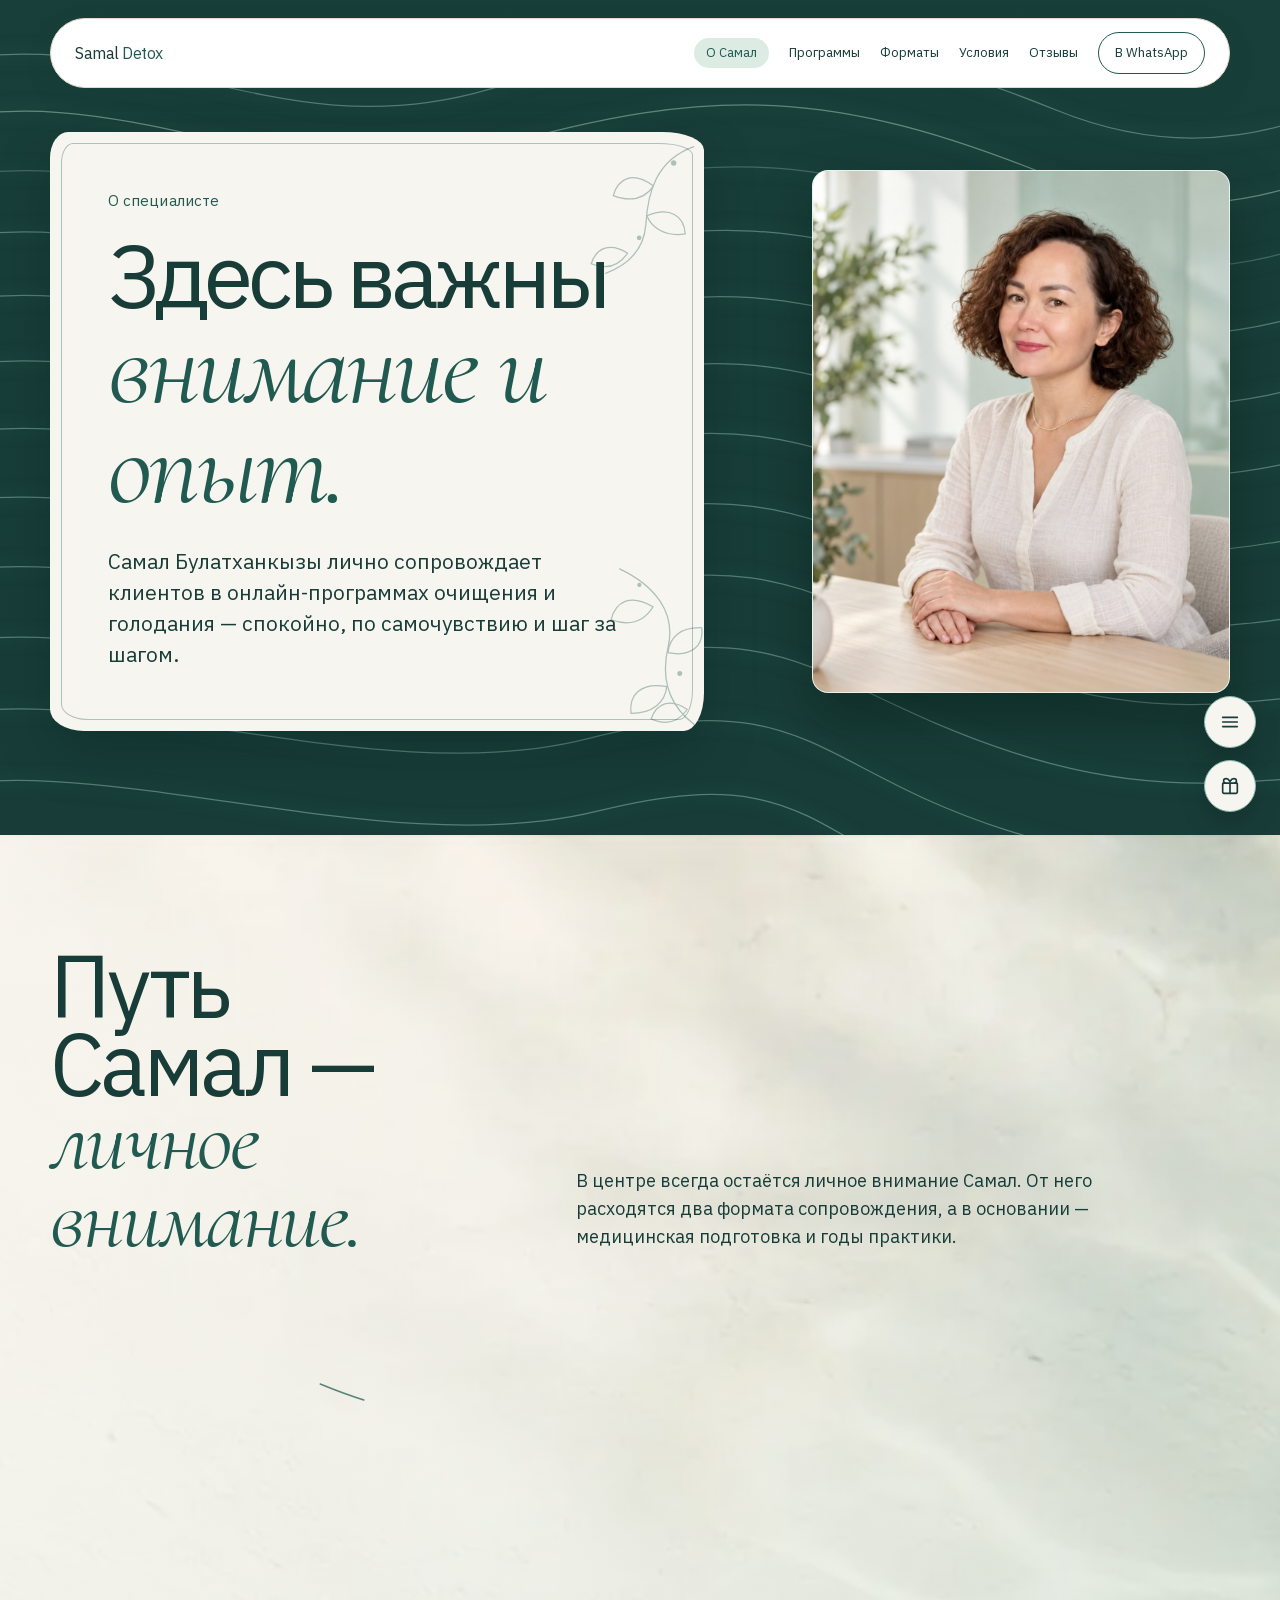
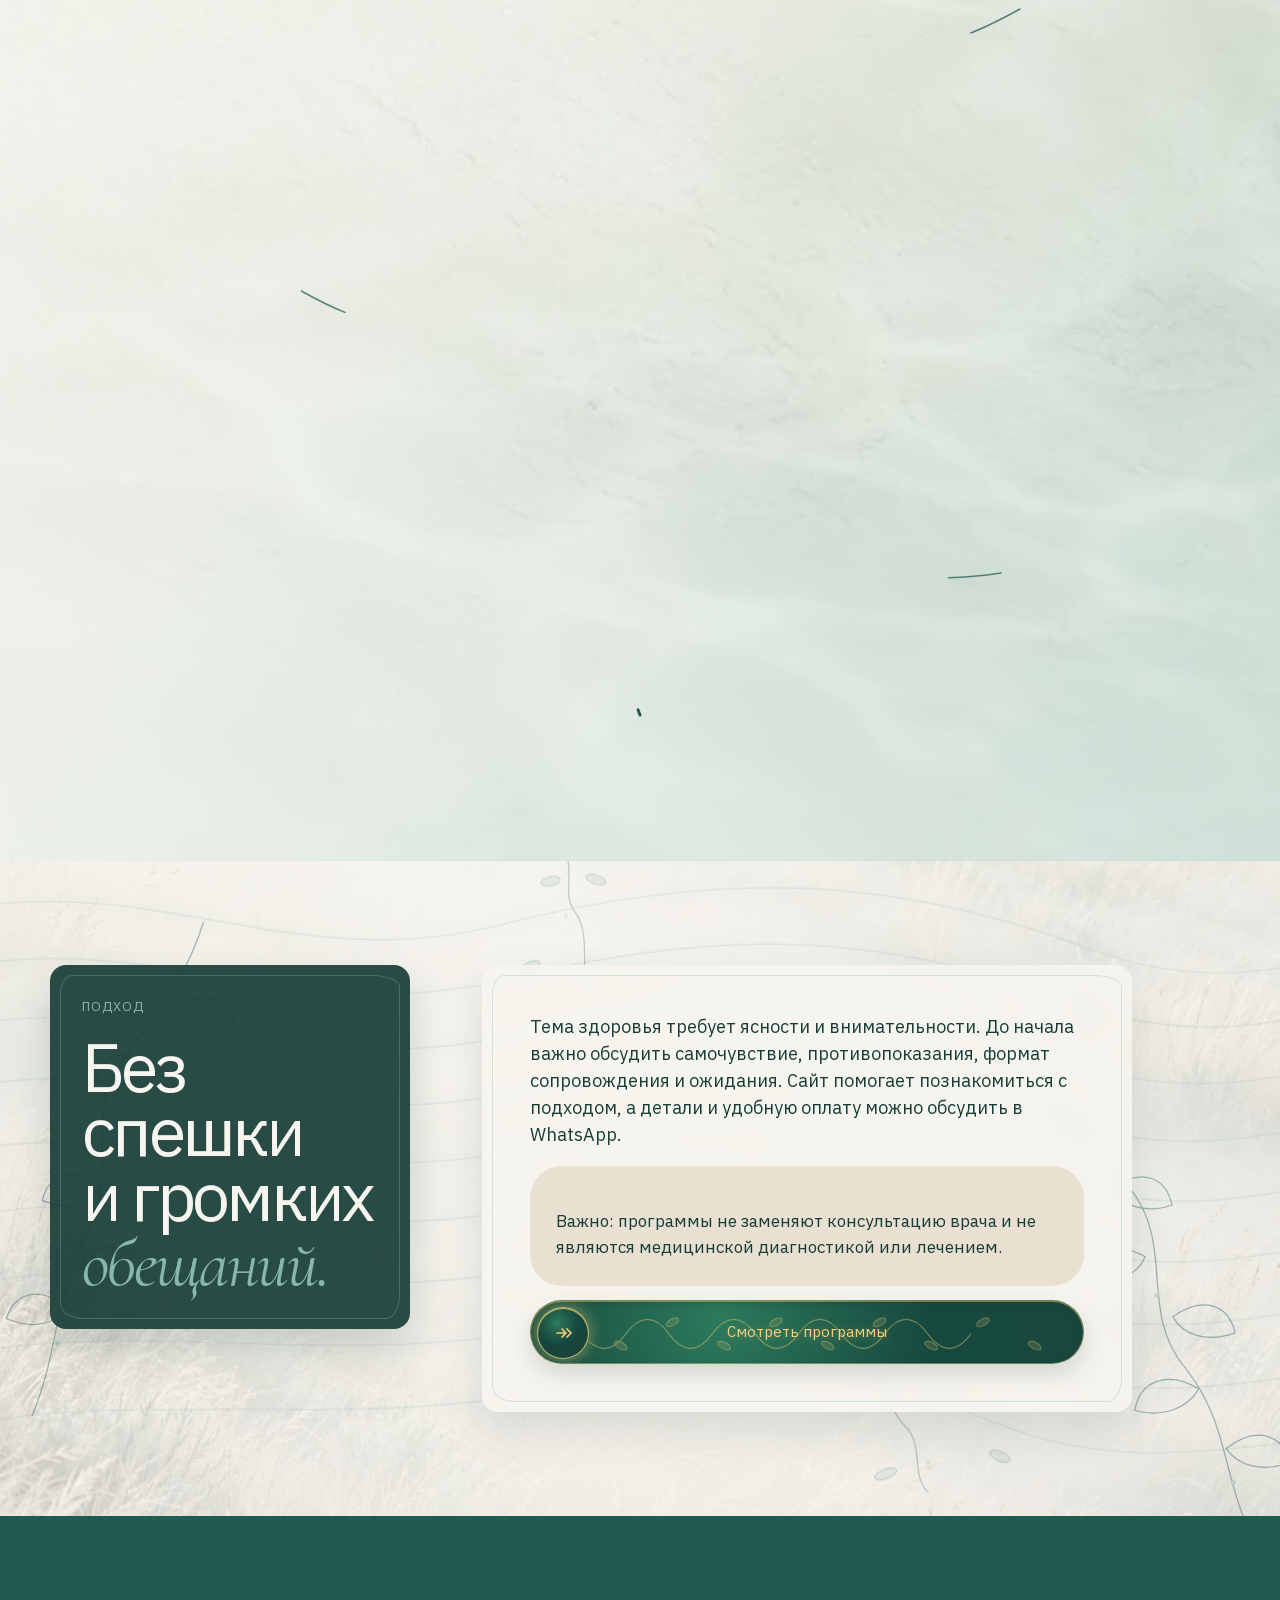
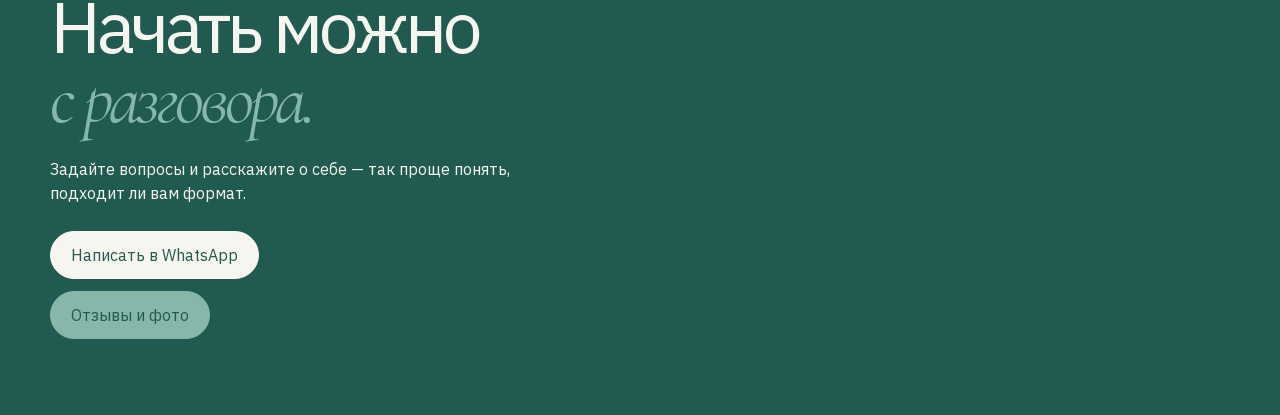
<file: about.html>
<!doctype html>
<html lang="ru">
<head>
  <meta charset="utf-8">
  <meta name="viewport" content="width=device-width, initial-scale=1">
  <meta name="description" content="О Самал Булатханкызы — основательнице Samal Detox и личном сопровождении клиентов.">
  <title>О Самал — Samal Detox</title>
  <style>
    @font-face{font-family:Cormorant;src:url("assets/fonts/cormorant-garamond.woff2") format("woff2");font-style:italic;font-weight:400;font-display:swap}
    @font-face{font-family:Plex;src:url("assets/fonts/ibm-plex-sans.woff2") format("woff2");font-style:normal;font-weight:400 700;font-display:swap}
    :root{--primary:#205A50;--eucalyptus:#87B7AB;--mist:#DDEBE5;--cream:#F7F5EF;--sand:#E4D9C8;--ink:#183D38;--content:min(1180px,calc(100% - 40px));--card:32px;--pill:999px}
    *{box-sizing:border-box}html{scroll-behavior:smooth;scrollbar-width:none}html::-webkit-scrollbar{display:none}body{margin:0;background:var(--cream);color:var(--ink);font:16px/1.5 Plex,system-ui,sans-serif}a{color:inherit}img{display:block;max-width:100%}a:focus-visible,button:focus-visible{outline:3px solid var(--eucalyptus);outline-offset:4px}.shell{width:var(--content);margin:auto}.skip{position:absolute;top:-80px;left:16px;padding:12px 16px;background:var(--primary);color:var(--cream);z-index:3}.skip:focus{top:16px}.header{display:flex;align-items:center;justify-content:space-between;min-height:76px;border-bottom:1px solid var(--sand)}.wordmark{font-weight:700;letter-spacing:-.03em;text-decoration:none}.wordmark span{color:var(--primary)}nav{display:flex;align-items:center;gap:20px;font-size:13px}nav a{text-decoration:none}nav a:not(.button):hover{text-decoration:underline;text-underline-offset:4px}.nav-current{padding:5px 12px;border-radius:var(--pill);background:var(--mist);color:var(--primary);font-weight:700}.button{display:inline-flex;align-items:center;justify-content:center;min-height:48px;padding:0 20px;border:1px solid var(--primary);border-radius:var(--pill);font:inherit;font-weight:700;text-decoration:none}.button:hover{background:var(--primary);color:var(--cream)}.button-primary{background:var(--primary);color:var(--cream)}.eyebrow{margin:0 0 18px;color:var(--primary);font-size:13px;font-weight:700;letter-spacing:.08em;text-transform:uppercase}.hero{display:grid;gap:34px;padding:64px 0 88px}.hero h1{max-width:730px;margin:0 0 24px;font-size:clamp(48px,12vw,104px);line-height:.9;letter-spacing:-.06em}.hero h1 em,.section h2 em{font-family:Cormorant,Georgia,serif;font-weight:400;color:var(--primary);letter-spacing:-.03em}.hero h1 em{font-size:1.22em}.lead{max-width:620px;margin:0;font-size:20px;line-height:1.4}.portrait{overflow:hidden;max-width:520px;margin-left:auto;border-radius:48% 48% 28px 28px;background:var(--eucalyptus);border:8px solid var(--cream);box-shadow:0 20px 40px rgba(24,61,56,.12)}.portrait img{width:100%;aspect-ratio:1122/1402;object-fit:cover;object-position:center top}.section{padding:76px 0;border-top:1px solid var(--sand)}.section-grid{display:grid;gap:32px}.section h2{margin:0;font-size:clamp(38px,8vw,68px);line-height:.95;letter-spacing:-.055em}.copy{max-width:650px;font-size:18px}.facts{display:grid;gap:12px;margin:28px 0 0;padding:0;list-style:none}.fact{padding:20px;background:var(--mist);border-radius:var(--card);border:1px solid var(--eucalyptus)}.fact strong{display:block;margin-bottom:4px;font-size:24px;color:var(--primary)}.note{padding:26px;background:var(--sand);border-radius:var(--card);font-size:17px}.note p:last-child{margin-bottom:0}.cta{padding:76px 0;background:var(--primary);color:var(--cream)}.cta h2{max-width:700px;margin:0 0 24px;font-size:clamp(40px,8vw,72px);line-height:.95;letter-spacing:-.055em}.cta h2 em{font-family:Cormorant,Georgia,serif;font-weight:400;color:var(--eucalyptus)}.cta p{max-width:480px}.cta .button{background:var(--cream);color:var(--primary);border-color:var(--cream)}footer{display:flex;justify-content:space-between;gap:20px;padding:24px 0 34px;font-size:13px}footer p{margin:0;color:var(--primary)}.back-to-top{position:fixed;right:24px;bottom:24px;z-index:9;display:grid;place-items:center;width:52px;height:52px;padding:0;border:1px solid var(--eucalyptus);border-radius:50%;background:var(--ink);color:var(--cream);box-shadow:0 12px 26px color-mix(in srgb,var(--ink) 22%,transparent);opacity:0;visibility:hidden;transform:translateY(8px);transition:opacity .2s ease,visibility .2s ease,transform .2s ease,background .18s ease;cursor:pointer}.back-to-top.is-visible{opacity:1;visibility:visible;transform:translateY(0)}.back-to-top:hover{background:var(--primary);color:var(--cream);transform:translateY(-2px)}.back-to-top svg{width:20px;height:20px;fill:none;stroke:currentColor;stroke-width:1.8;stroke-linecap:round;stroke-linejoin:round}@media(max-width:759px){.back-to-top{right:16px;bottom:16px}}@media(prefers-reduced-motion:reduce){.back-to-top{transition:none}}
    @media(min-width:760px){:root{--content:min(1180px,calc(100% - 80px))}.hero{grid-template-columns:1.05fr .95fr;align-items:center;min-height:680px}.section{padding:104px 0}.section-grid{grid-template-columns:.65fr 1.35fr;gap:72px}.section-heading{position:sticky;top:28px;align-self:start}.facts{grid-template-columns:repeat(3,1fr)}.fact{min-height:150px}}
    @media(max-width:520px){.header nav{gap:9px}.header nav a:not(.button){display:none}.header{min-height:68px}.hero{padding:48px 0 70px}.lead{font-size:18px}.portrait{margin:0 8% 0 0}footer{display:block}footer p+p{margin-top:8px}}
    @media(prefers-reduced-motion:reduce){html{scroll-behavior:auto}}
  </style>
<style>
  .facts,.fact,.note{background:color-mix(in srgb,var(--mist) 40%,transparent);border-color:color-mix(in srgb,var(--cream) 72%,transparent);box-shadow:inset 0 1px 0 color-mix(in srgb,var(--cream) 70%,transparent),0 14px 28px color-mix(in srgb,var(--ink) 10%,transparent);-webkit-backdrop-filter:blur(16px);backdrop-filter:blur(16px)}
  .fact,.note{border-radius:var(--card)}
  /* Scoped redesign: About hero only. */
  #main-content [data-od-id="about-hero"]{position:relative;isolation:isolate;grid-template-columns:minmax(0,1.08fr) minmax(290px,.72fr);align-items:center;min-height:680px;gap:clamp(32px,7vw,104px);padding:76px 0 96px;overflow:hidden}
  #main-content .about-hero-copy{position:relative;z-index:2;max-width:700px}
  #main-content .about-hero-context{margin:0 0 22px;color:var(--primary);font-size:15px;font-weight:700;letter-spacing:.01em}
  #main-content [data-od-id="about-hero"] h1{max-width:680px;margin-bottom:28px;font-size:clamp(52px,7vw,96px);line-height:.92;letter-spacing:-.055em;text-wrap:balance}
  #main-content [data-od-id="about-hero"] .lead{max-width:54ch;font-size:clamp(18px,1.7vw,21px);line-height:1.48}
  #main-content [data-od-id="about-portrait"]{position:relative;z-index:2;justify-self:end;width:min(100%,418px);margin:0;aspect-ratio:4 / 5;overflow:hidden;border-radius:16px;background:var(--mist);box-shadow:0 26px 56px rgba(24,61,56,.16)}
  #main-content [data-od-id="about-portrait"] img{width:100%;height:100%;object-fit:cover;object-position:center 42%;transform:scale(1.01)}
  #main-content .about-hero-lines{position:absolute;z-index:1;top:6%;right:-4%;width:min(68vw,860px);height:92%;color:var(--eucalyptus);opacity:.64;pointer-events:none}
  #main-content .about-hero-lines path{fill:none;stroke:currentColor;stroke-width:1.4;vector-effect:non-scaling-stroke}
  #main-content .about-hero-lines path:nth-child(2){opacity:.58}
  #main-content .about-hero-lines path:nth-child(3){opacity:.34}
  @media(max-width:759px){
    #main-content [data-od-id="about-hero"]{display:grid;grid-template-columns:1fr;min-height:0;gap:34px;padding:52px 0 72px}
    #main-content [data-od-id="about-hero"] h1{font-size:clamp(48px,13vw,68px);margin-bottom:22px}
    #main-content [data-od-id="about-portrait"]{justify-self:start;width:min(86%,410px);aspect-ratio:4 / 5}
    #main-content .about-hero-lines{top:39%;right:-42%;width:138vw;height:55%;opacity:.48}
  }
  /* Atmospheric pass: hero, experience and approach only. */
  #main-content [data-od-id="about-hero"]{background:var(--ink);box-shadow:0 0 0 100vmax var(--ink);clip-path:inset(0 -100vmax);padding-top:84px;padding-bottom:104px}
  #main-content .about-hero-copy{max-width:660px;padding:clamp(30px,4.2vw,60px);border-radius:30px 64px 34px 56px / 42px 34px 58px 28px;background:var(--cream);box-shadow:0 24px 52px rgba(4,28,24,.28)}
  #main-content .about-hero-context{color:var(--primary)}
  #main-content [data-od-id="about-hero"] h1{color:var(--ink)}
  #main-content [data-od-id="about-hero"] h1 em{color:var(--primary)}
  #main-content [data-od-id="about-hero"] .lead{color:var(--ink)}
  #main-content [data-od-id="about-portrait"]{box-shadow:0 26px 54px rgba(1,20,17,.38);border:1px solid color-mix(in srgb,var(--cream) 64%,transparent)}
  #main-content .about-hero-lines{color:var(--eucalyptus);opacity:.8;filter:drop-shadow(0 0 8px color-mix(in srgb,var(--eucalyptus) 72%,transparent))}
  #main-content .about-hero-lines path{stroke-width:1.6}
  #main-content [data-od-id="experience-section"],#main-content [data-od-id="approach-section"]{position:relative;isolation:isolate;border-top:0;background-color:var(--mist);background-position:center;background-size:cover}
  #main-content [data-od-id="experience-section"]{background-image:linear-gradient(90deg,color-mix(in srgb,var(--cream) 94%,transparent) 0%,color-mix(in srgb,var(--cream) 78%,transparent) 44%,color-mix(in srgb,var(--cream) 46%,transparent) 100%),url("assets/backgrounds/quiet-water-trust-v1.webp")}
  #main-content [data-od-id="approach-section"]{background-image:linear-gradient(90deg,color-mix(in srgb,var(--cream) 72%,transparent) 0%,color-mix(in srgb,var(--cream) 90%,transparent) 42%,color-mix(in srgb,var(--cream) 70%,transparent) 100%),url("assets/backgrounds/quiet-water-steppe-mist-v1.webp")}
  #main-content [data-od-id="experience-section"] .section-grid,#main-content [data-od-id="approach-section"] .section-grid{align-items:start}
  #main-content [data-od-id="experience-section"] .section-heading,#main-content [data-od-id="approach-section"] .section-heading{padding:30px 0}
  #main-content [data-od-id="experience-section"] .copy,#main-content [data-od-id="approach-section"] .copy{padding:clamp(28px,4vw,48px);border-radius:16px;background:color-mix(in srgb,var(--cream) 84%,transparent);box-shadow:0 20px 42px rgba(24,61,56,.12);-webkit-backdrop-filter:blur(8px);backdrop-filter:blur(8px)}
  #main-content [data-od-id="experience-section"] .copy>p:first-child,#main-content [data-od-id="approach-section"] .copy>p:first-child{margin-top:0}
  #main-content [data-od-id="experience-section"] .fact{background:color-mix(in srgb,var(--cream) 82%,transparent);border-color:color-mix(in srgb,var(--eucalyptus) 56%,transparent);box-shadow:none}
  #main-content [data-od-id="approach-section"] .section-heading{padding:32px;border-radius:16px;background:var(--ink);color:var(--cream);box-shadow:0 20px 42px rgba(24,61,56,.18)}
  #main-content [data-od-id="approach-section"] .section-heading .eyebrow{color:var(--eucalyptus)}
  #main-content [data-od-id="approach-section"] .section-heading h2 em{color:var(--eucalyptus)}
  #main-content [data-od-id="approach-section"] .note{background:color-mix(in srgb,var(--sand) 76%,var(--cream));border-color:transparent;box-shadow:none}
  #main-content [data-od-id="approach-section"] .programs-slider{--slider-green:#17493f;--slider-green-bright:#2c7a5c;--slider-gold:#f6cf77;display:block;position:relative;margin-top:14px;text-decoration:none;-webkit-tap-highlight-color:transparent}
  #main-content [data-od-id="approach-section"] .programs-slider-groove{position:relative;display:block;height:64px;overflow:hidden;border:1px solid color-mix(in srgb,var(--slider-gold) 38%,transparent);border-radius:var(--pill);background:radial-gradient(circle at 34% 28%,var(--slider-green-bright),var(--slider-green) 58%,color-mix(in srgb,var(--slider-green) 82%,var(--ink)));box-shadow:inset 0 3px 7px color-mix(in srgb,var(--ink) 30%,transparent),inset 0 1px 0 color-mix(in srgb,var(--slider-gold) 60%,transparent),0 10px 22px color-mix(in srgb,var(--ink) 16%,transparent)}
  #main-content [data-od-id="approach-section"] .programs-slider-vines{position:absolute;inset:0;width:100%;height:100%;color:var(--slider-gold);opacity:.42;fill:none;stroke:currentColor;stroke-width:1.4;stroke-linecap:round;pointer-events:none}
  #main-content [data-od-id="approach-section"] .programs-slider-vines ellipse{fill:color-mix(in srgb,var(--slider-gold) 36%,transparent);stroke:currentColor;stroke-width:1}
  #main-content [data-od-id="approach-section"] .programs-slider-fill{position:absolute;inset:0;width:0;mix-blend-mode:screen;background:linear-gradient(90deg,color-mix(in srgb,var(--slider-green-bright) 66%,transparent),color-mix(in srgb,var(--slider-gold) 62%,transparent));pointer-events:none;will-change:width}
  #main-content [data-od-id="approach-section"] .programs-slider-label{position:absolute;inset:0;display:flex;align-items:center;justify-content:center;font-weight:700;font-size:15px;color:var(--slider-gold);text-shadow:0 1px 9px color-mix(in srgb,var(--slider-gold) 42%,transparent);pointer-events:none;will-change:opacity}
  #main-content [data-od-id="approach-section"] .programs-slider-thumb{position:absolute;top:6px;left:6px;z-index:2;display:grid;place-items:center;width:52px;height:52px;border-radius:50%;border:1px solid color-mix(in srgb,var(--slider-gold) 80%,transparent);background:radial-gradient(circle at 38% 30%,var(--slider-green-bright),var(--slider-green) 46%,color-mix(in srgb,var(--slider-green) 82%,var(--ink)));color:var(--slider-gold);box-shadow:inset 0 1px 0 color-mix(in srgb,var(--slider-gold) 76%,transparent),inset 0 -8px 14px color-mix(in srgb,var(--ink) 30%,transparent),0 0 0 3px color-mix(in srgb,var(--slider-green-bright) 26%,transparent),0 0 16px color-mix(in srgb,var(--slider-gold) 56%,transparent),0 10px 18px color-mix(in srgb,var(--ink) 22%,transparent);touch-action:none;cursor:grab;will-change:transform;transition:transform 240ms cubic-bezier(.23,1,.32,1)}
  #main-content [data-od-id="approach-section"] .programs-slider-thumb svg{width:20px;height:20px;fill:none;stroke:currentColor;stroke-width:1.7;stroke-linecap:round;stroke-linejoin:round}
  #main-content [data-od-id="approach-section"] .programs-slider.is-dragging .programs-slider-thumb{cursor:grabbing;transition:none}
  #main-content [data-od-id="approach-section"] .programs-slider:not(.is-dragging):not(.is-complete) .programs-slider-thumb{animation:programs-slider-nudge 2.8s ease-in-out infinite,programs-slider-gold-glow 1.85s cubic-bezier(.77,0,.175,1) infinite alternate}
  #main-content [data-od-id="approach-section"] .programs-slider:not(.is-dragging):not(.is-complete) .programs-slider-label{animation:programs-slider-shimmer 2.8s ease-in-out infinite}
  @keyframes programs-slider-nudge{0%,18%,100%{transform:translateX(0)}9%{transform:translateX(10px)}}
  @keyframes programs-slider-gold-glow{0%,100%{box-shadow:inset 0 1px 0 color-mix(in srgb,var(--slider-gold) 76%,transparent),inset 0 -8px 14px color-mix(in srgb,var(--ink) 30%,transparent),0 0 0 3px color-mix(in srgb,var(--slider-green-bright) 26%,transparent),0 0 16px color-mix(in srgb,var(--slider-gold) 56%,transparent),0 10px 18px color-mix(in srgb,var(--ink) 22%,transparent)}50%{box-shadow:inset 0 1px 0 color-mix(in srgb,var(--slider-gold) 88%,transparent),inset 0 -8px 14px color-mix(in srgb,var(--ink) 26%,transparent),0 0 0 6px color-mix(in srgb,var(--slider-green-bright) 42%,transparent),0 0 30px color-mix(in srgb,var(--slider-gold) 96%,transparent),0 10px 22px color-mix(in srgb,var(--ink) 24%,transparent)}}
  @keyframes programs-slider-shimmer{0%,20%,100%{opacity:1}10%{opacity:.62}}
  @keyframes telegram-golden-pulse{0%,100%{box-shadow:0 0 0 0 color-mix(in srgb,var(--sand) 0%,transparent),0 8px 22px color-mix(in srgb,var(--sand) 18%,transparent)}50%{box-shadow:0 0 0 7px color-mix(in srgb,var(--sand) 18%,transparent),0 10px 30px color-mix(in srgb,var(--sand) 42%,transparent)}}
  #main-content [data-od-id="about-telegram"]{position:relative;z-index:1;animation:telegram-golden-pulse 3.2s ease-in-out infinite}
  @media(prefers-reduced-motion:reduce){#main-content [data-od-id="about-telegram"],#main-content [data-od-id="approach-section"] .programs-slider-thumb{animation:none}}
  @media(max-width:759px){
    #main-content [data-od-id="about-hero"]{padding-top:54px;padding-bottom:72px}
    #main-content .about-hero-copy{padding:30px 26px;border-radius:26px 42px 28px 38px / 34px 24px 42px 22px}
    #main-content [data-od-id="experience-section"],#main-content [data-od-id="approach-section"]{background-position:center}
    #main-content [data-od-id="experience-section"] .section-heading,#main-content [data-od-id="approach-section"] .section-heading{padding:0 0 24px}
    #main-content [data-od-id="approach-section"] .section-heading{padding:28px}
    #main-content [data-od-id="experience-section"] .copy,#main-content [data-od-id="approach-section"] .copy{padding:26px 22px}
  }
  /* Hero details and calm decorative motion. */
  #main-content .about-hero-copy{overflow:hidden}
  #main-content .about-hero-copy::before{content:"";position:absolute;inset:12px;z-index:-1;border:1px solid color-mix(in srgb,var(--primary) 28%,transparent);border-radius:22px 50px 26px 42px / 34px 26px 46px 20px;pointer-events:none}
  #main-content .about-hero-botanical{position:absolute;right:-8px;bottom:-13px;z-index:-1;width:210px;height:210px;color:var(--eucalyptus);opacity:.62;pointer-events:none}
  #main-content .about-hero-botanical path{fill:none;stroke:currentColor;stroke-width:1.25;stroke-linecap:round;stroke-linejoin:round}
  @keyframes about-line-breathe{0%,100%{opacity:.3}50%{opacity:1}}
  #main-content .about-hero-lines{--hero-line-ease:cubic-bezier(.77,0,.175,1);color:color-mix(in srgb,var(--eucalyptus) 78%,var(--cream));opacity:.94;filter:drop-shadow(0 0 12px color-mix(in srgb,var(--eucalyptus) 82%,transparent))}
  #main-content .about-hero-lines path{stroke-width:1.8;opacity:.7;animation:about-line-breathe 6.5s var(--hero-line-ease) infinite}
  #main-content .about-hero-lines path:nth-child(2){animation-delay:-1.1s}
  #main-content .about-hero-lines path:nth-child(3){animation-delay:-2.2s}
  #main-content .about-hero-lines path:nth-child(4){animation-delay:-3.3s}
  #main-content .about-hero-lines path:nth-child(5){animation-delay:-4.4s}
  #main-content .about-hero-lines path:nth-child(6){animation-delay:-5.5s}
  #main-content [data-od-id="experience-section"] .section-heading,#main-content [data-od-id="approach-section"] .section-heading{position:static;top:auto;align-self:start}
  @media(prefers-reduced-motion:reduce){#main-content .about-hero-lines path{animation:none;opacity:.7}}
  @media(max-width:759px){#main-content .about-hero-botanical{width:158px;height:158px;right:-24px;bottom:-12px;opacity:.48}}
</style>
<style>
  /* About hero: a full-field family of clean, parallel water contours. */
  html,body{overflow-x:clip}
  #main-content [data-od-id="about-hero"]{overflow:visible}
  #main-content [data-od-id="about-hero"]::after{content:"";position:absolute;z-index:0;inset:0;left:50%;width:100vw;transform:translateX(-50%);background:linear-gradient(180deg,color-mix(in srgb,var(--ink) 95%,var(--primary)),var(--ink));pointer-events:none}
  #main-content [data-od-id="about-hero"]>*{position:relative;z-index:2}
  #main-content .about-hero-lines{position:absolute;z-index:1;inset:0 auto 0 50%;width:100vw;height:100%;transform:translateX(-50%);color:color-mix(in srgb,var(--eucalyptus) 88%,var(--cream));opacity:1;filter:drop-shadow(0 0 9px color-mix(in srgb,var(--eucalyptus) 62%,transparent));overflow:visible}
  #main-content .about-hero-lines path{fill:none;stroke:currentColor;stroke-width:1.25;stroke-linecap:round;vector-effect:non-scaling-stroke;opacity:.5;animation:about-wave-glow 7.2s cubic-bezier(.77,0,.175,1) infinite alternate}
  #main-content .about-hero-lines path:nth-child(2n){animation-delay:-1.2s}
  #main-content .about-hero-lines path:nth-child(3n){animation-delay:-2.4s}
  #main-content .about-hero-lines path:nth-child(4n){animation-delay:-3.6s}
  #main-content .about-hero-lines path:nth-child(5n){animation-delay:-4.8s}
  #main-content .about-hero-lines path:nth-child(6n){animation-delay:-6s}
  @keyframes about-wave-glow{0%,100%{opacity:.22}48%{opacity:.82}72%{opacity:.46}}

  #main-content .about-hero-copy{isolation:isolate;padding:clamp(34px,4.5vw,60px) clamp(46px,5vw,76px) clamp(38px,4.8vw,64px) clamp(34px,4.5vw,60px);overflow:hidden;border-radius:18px 42px 20px 34px / 26px 18px 38px 22px}
  #main-content .about-hero-copy::before{inset:11px;border-color:color-mix(in srgb,var(--primary) 34%,transparent);border-radius:12px 34px 14px 26px / 20px 12px 30px 16px}
  #main-content .about-hero-copy>p,#main-content .about-hero-copy>h1{position:relative;z-index:2}
  #main-content .hero-vine{position:absolute;z-index:1;color:var(--primary);opacity:.34;pointer-events:none}
  #main-content .hero-vine path,#main-content .hero-vine ellipse{fill:none;stroke:currentColor;stroke-width:1.3;stroke-linecap:round;stroke-linejoin:round}
  #main-content .hero-vine circle{fill:currentColor;stroke:none}
  #main-content .hero-vine--top{top:7px;right:8px;width:154px;height:142px}
  #main-content .hero-vine--bottom{right:-2px;bottom:-2px;width:184px;height:174px;transform:rotate(2deg)}
  #main-content .about-hero-botanical{display:none}

  /* The formats section is one scroll-drawn organism, not a card grid. */
  #main-content .formats-tree-section{position:relative;isolation:isolate;overflow:hidden;padding:112px 0 128px;background-color:var(--mist);background-image:linear-gradient(180deg,color-mix(in srgb,var(--cream) 22%,transparent),color-mix(in srgb,var(--mist) 88%,transparent)),url("assets/backgrounds/quiet-water-light-v1.webp");background-size:cover;background-position:center}
  #main-content .formats-tree-section::before{content:"";position:absolute;inset:0;background:linear-gradient(90deg,color-mix(in srgb,var(--cream) 58%,transparent),transparent 55%,color-mix(in srgb,var(--eucalyptus) 14%,transparent));pointer-events:none}
  #main-content .formats-intro{position:relative;z-index:2;display:grid;grid-template-columns:minmax(0,.8fr) minmax(320px,1.2fr);align-items:end;gap:clamp(32px,7vw,96px);margin-bottom:36px}
  #main-content .formats-intro h2{max-width:570px;font-size:clamp(56px,7vw,88px);line-height:.88;letter-spacing:-.04em;text-wrap:balance}
  #main-content .formats-intro h2 em{display:block;color:var(--primary)}
  #main-content .formats-intro p{max-width:56ch;margin:0 0 6px;font-size:18px;line-height:1.55}
  #main-content .format-tree{position:relative;z-index:2;min-height:1040px;margin-top:10px}
  #main-content .tree-map{position:absolute;inset:0;width:100%;height:100%;overflow:visible;color:var(--primary)}
  #main-content .tree-map--mobile{display:none}
  #main-content .tree-map .tree-line{fill:none;stroke:currentColor;stroke-width:3;stroke-linecap:round;stroke-linejoin:round;vector-effect:non-scaling-stroke;path-length:1;stroke-dasharray:1;stroke-dashoffset:calc(1 - var(--grow,1));filter:drop-shadow(0 6px 10px color-mix(in srgb,var(--primary) 20%,transparent))}
  #main-content .tree-map .tree-line--fine{stroke-width:1.5;opacity:.72}
  #main-content .tree-leaf{color:var(--primary);opacity:var(--leaf-reveal,1);transform-box:fill-box;transform-origin:bottom center;animation:tree-leaf-sway 6.2s cubic-bezier(.77,0,.175,1) infinite alternate}
  #main-content .tree-leaf:nth-of-type(2n){animation-delay:-2.1s;animation-duration:7.4s}
  #main-content .tree-leaf path{fill:color-mix(in srgb,var(--eucalyptus) 76%,var(--cream));stroke:currentColor;stroke-width:1.25;vector-effect:non-scaling-stroke}
  #main-content .tree-leaf circle{fill:var(--primary)}
  @keyframes tree-leaf-sway{0%{transform:rotate(-2deg)}100%{transform:rotate(3deg)}}
  #main-content .tree-node{position:absolute;width:min(41%,430px);padding:28px 30px;border:1px solid color-mix(in srgb,var(--primary) 25%,transparent);border-radius:16px 34px 20px 30px / 26px 16px 32px 20px;background:color-mix(in srgb,var(--cream) 94%,transparent);box-shadow:0 20px 44px color-mix(in srgb,var(--ink) 16%,transparent);opacity:var(--reveal,1);transform:translate3d(0,calc((1 - var(--reveal,1))*26px),0);will-change:transform,opacity}
  #main-content .tree-node::after{content:"";position:absolute;inset:8px;pointer-events:none;border:1px solid color-mix(in srgb,var(--eucalyptus) 34%,transparent);border-radius:10px 26px 12px 22px / 18px 10px 24px 14px;opacity:.7}
  #main-content .tree-node>*{position:relative;z-index:1}
  #main-content .tree-node h3{margin:0 0 12px;font-size:clamp(28px,3.2vw,42px);line-height:1;letter-spacing:-.035em}
  #main-content .tree-node p{max-width:38ch;margin:0;font-size:16px;line-height:1.55}
  #main-content .tree-node--identity{top:8%;left:2%;width:min(43%,470px);border-color:color-mix(in srgb,var(--eucalyptus) 54%,transparent);border-radius:22px 38px 18px 34px / 30px 18px 36px 20px;background:var(--ink);color:var(--cream);box-shadow:0 24px 54px color-mix(in srgb,var(--ink) 28%,transparent)}
  #main-content .tree-node--identity h3{color:var(--cream)}
  #main-content .tree-node--identity::after{border-color:color-mix(in srgb,var(--eucalyptus) 54%,transparent)}
  #main-content .tree-node--individual{top:36%;right:2%;border-radius:30px 16px 34px 20px / 18px 28px 18px 30px}
  #main-content .tree-node--group{top:64%;left:5%;width:min(37%,390px);border-radius:18px 32px 16px 30px / 28px 16px 28px 18px;background:color-mix(in srgb,var(--sand) 90%,var(--cream))}
  #main-content .tree-node--group{padding-right:78px}
  #main-content .group-trigger-wrap{--group-green:#17493f;--group-green-bright:#2c7a5c;--group-gold:#f6cf77;position:absolute;right:-62px;top:50%;transform:translate3d(0,-50%,0);z-index:2;display:grid;justify-items:center;gap:11px;width:124px}
  #main-content .group-trigger-wrap::before{content:"";position:absolute;inset:-16px -12px;z-index:-1;border-radius:26px 34px 24px 32px/30px 22px 32px 24px;background:color-mix(in srgb,var(--sand) 90%,var(--cream));border:1px solid color-mix(in srgb,var(--primary) 22%,transparent);box-shadow:0 16px 32px color-mix(in srgb,var(--ink) 14%,transparent)}
  #main-content .group-details-trigger{position:relative;isolation:isolate;width:97px;height:97px;padding:0;display:grid;place-items:center;border:1px solid color-mix(in srgb,var(--group-gold) 80%,transparent);border-radius:50%;background:radial-gradient(circle at 38% 30%,var(--group-green-bright),var(--group-green) 46%,color-mix(in srgb,var(--group-green) 82%,var(--ink)));color:var(--group-gold);cursor:pointer;box-shadow:inset 0 1px 0 color-mix(in srgb,var(--group-gold) 76%,transparent),inset 0 -10px 18px color-mix(in srgb,var(--ink) 30%,transparent),0 0 0 4px color-mix(in srgb,var(--group-green-bright) 26%,transparent),0 0 20px color-mix(in srgb,var(--group-gold) 66%,transparent),0 14px 24px color-mix(in srgb,var(--ink) 25%,transparent);animation:group-trigger-glow 1.85s cubic-bezier(.77,0,.175,1) infinite alternate;transition:transform 160ms cubic-bezier(.23,1,.32,1)}
  #main-content .group-trigger-label{font:800 18px/1.22 Plex,system-ui,sans-serif;letter-spacing:.015em;color:var(--primary);text-align:center;text-wrap:balance}
  #main-content .group-trigger-face{position:relative;display:grid;width:100%;height:100%;place-items:center;overflow:hidden;border-radius:50%}
  #main-content .group-trigger-face::before{content:"";position:absolute;inset:7px;border:1px solid color-mix(in srgb,var(--group-gold) 48%,transparent);border-radius:50%;box-shadow:inset 0 0 14px color-mix(in srgb,var(--group-gold) 18%,transparent);pointer-events:none}
  #main-content .group-details-trigger svg{position:relative;z-index:1;width:57px;height:57px;overflow:visible;filter:drop-shadow(0 0 8px color-mix(in srgb,var(--group-gold) 88%,transparent));animation:group-trigger-sigil 1.65s cubic-bezier(.77,0,.175,1) infinite alternate}
  #main-content .group-details-trigger path{fill:none;stroke:currentColor;stroke-width:1.3;stroke-linecap:round;stroke-linejoin:round}
  #main-content .group-details-trigger circle{fill:color-mix(in srgb,var(--group-gold) 46%,transparent)}
  #main-content .group-details-trigger:active{transform:scale(.95)}
  #main-content .group-details-trigger:focus-visible{outline:3px solid var(--primary);outline-offset:5px}
  @media(hover:hover) and (pointer:fine){#main-content .group-trigger-wrap:hover .group-details-trigger{transform:scale(1.1);animation-play-state:paused;box-shadow:inset 0 1px 0 color-mix(in srgb,var(--group-gold) 86%,transparent),inset 0 -10px 18px color-mix(in srgb,var(--ink) 24%,transparent),0 0 0 6px color-mix(in srgb,var(--group-green-bright) 42%,transparent),0 0 34px color-mix(in srgb,var(--group-gold) 96%,transparent),0 18px 30px color-mix(in srgb,var(--ink) 24%,transparent)}#main-content .group-trigger-wrap:hover .group-trigger-label{color:var(--group-green-bright)}}
  @keyframes group-trigger-glow{0%,100%{box-shadow:inset 0 1px 0 color-mix(in srgb,var(--group-gold) 76%,transparent),inset 0 -10px 18px color-mix(in srgb,var(--ink) 30%,transparent),0 0 0 4px color-mix(in srgb,var(--group-green-bright) 26%,transparent),0 0 20px color-mix(in srgb,var(--group-gold) 66%,transparent),0 14px 24px color-mix(in srgb,var(--ink) 25%,transparent)}50%{box-shadow:inset 0 1px 0 color-mix(in srgb,var(--group-gold) 88%,transparent),inset 0 -10px 18px color-mix(in srgb,var(--ink) 26%,transparent),0 0 0 9px color-mix(in srgb,var(--group-green-bright) 48%,transparent),0 0 42px color-mix(in srgb,var(--group-gold) 100%,transparent),0 14px 28px color-mix(in srgb,var(--ink) 24%,transparent)}}
  @keyframes group-trigger-sigil{0%{opacity:.76;transform:rotate(-7deg) scale(.92)}100%{opacity:1;transform:rotate(7deg) scale(1.08)}}
  @media(prefers-reduced-motion:reduce){#main-content .group-details-trigger,#main-content .group-details-trigger svg{animation:none}}
  .group-whirl{position:fixed;z-index:5;inset:0;display:grid;place-items:center;overflow:hidden;opacity:0;visibility:hidden;pointer-events:none;color:var(--eucalyptus)}
  .group-whirl-haze{position:absolute;inset:-12%;background:radial-gradient(circle at 50% 50%,color-mix(in srgb,var(--primary) 76%,transparent) 0 14%,color-mix(in srgb,var(--ink) 88%,transparent) 48%,color-mix(in srgb,var(--ink) 96%,transparent) 74%);opacity:0}
  .group-whirl-stage{position:absolute;left:50%;top:50%;width:min(134vmax,1480px);aspect-ratio:1;transform:translate(-50%,-50%) scale(.28) rotate(-34deg);transform-origin:center;filter:drop-shadow(0 0 14px color-mix(in srgb,var(--eucalyptus) 88%,transparent)) drop-shadow(0 0 34px color-mix(in srgb,var(--primary) 72%,transparent));will-change:transform,opacity}
  .group-whirl-stage svg{display:block;width:100%;height:100%;overflow:visible;clip-path:circle(0 at 50% 50%)}
  .group-whirl-vine{fill:none;stroke:currentColor;stroke-width:15;stroke-linecap:round;stroke-linejoin:round;vector-effect:non-scaling-stroke;opacity:.96}
  .group-whirl-vine--inner{color:var(--cream);stroke-width:7;opacity:.9}
  .group-whirl-vine--fine{color:var(--eucalyptus);stroke-width:5;opacity:.82}
  .group-whirl-leaf{fill:color-mix(in srgb,var(--eucalyptus) 76%,var(--cream));stroke:var(--cream);stroke-width:2;vector-effect:non-scaling-stroke;transform-box:fill-box;transform-origin:center;opacity:0;transform:scale(.2) rotate(-18deg)}
  .group-whirl-leaf--light{fill:var(--cream);stroke:var(--eucalyptus)}
  .group-whirl-petal{fill:var(--cream);stroke:var(--eucalyptus);stroke-width:2;vector-effect:non-scaling-stroke;transform-box:fill-box;transform-origin:center;opacity:0}
  .group-whirl-core{fill:none;stroke:var(--cream);stroke-width:8;vector-effect:non-scaling-stroke;opacity:0;filter:drop-shadow(0 0 18px color-mix(in srgb,var(--cream) 84%,transparent))}
  .group-dialog.is-transitioning .group-whirl{visibility:visible;opacity:1}
  .group-dialog.is-transitioning .group-whirl-haze{animation:group-whirl-haze 1450ms cubic-bezier(.77,0,.175,1) both}
  .group-dialog.is-transitioning .group-whirl-stage{animation:group-whirl-stage 1450ms cubic-bezier(.77,0,.175,1) both}
  .group-dialog.is-transitioning .group-whirl-stage svg{animation:group-vine-reveal 1450ms cubic-bezier(.77,0,.175,1) both}
  .group-dialog.is-transitioning .group-whirl-leaf{animation:group-leaf-bloom 1450ms cubic-bezier(.23,1,.32,1) both}
  .group-dialog.is-transitioning .group-whirl-leaf:nth-of-type(3n){animation-delay:-70ms}
  .group-dialog.is-transitioning .group-whirl-leaf:nth-of-type(4n){animation-delay:-130ms}
  .group-dialog.is-transitioning .group-whirl-core{animation:group-whirl-core 1450ms cubic-bezier(.77,0,.175,1) both}
  .group-dialog.is-transitioning .group-whirl-petal{animation:group-petal-burst 1450ms cubic-bezier(.23,1,.32,1) both}
  .group-dialog.is-closing .group-whirl-stage{animation-name:group-whirl-stage-close}
  .group-dialog.is-closing .group-whirl-petal{animation-name:group-petal-burst-close}
  @keyframes group-whirl-haze{0%{opacity:0}18%{opacity:.64}62%,76%{opacity:.94}100%{opacity:0}}
  @keyframes group-whirl-stage{0%{opacity:0;transform:translate(-50%,-50%) scale(.26) rotate(-34deg)}12%{opacity:1}62%{opacity:1;transform:translate(-50%,-50%) scale(.69) rotate(226deg)}76%{opacity:1;transform:translate(-50%,-50%) scale(.64) rotate(256deg)}100%{opacity:0;transform:translate(-50%,-50%) scale(1.22) rotate(344deg)}}
  @keyframes group-whirl-stage-close{0%{opacity:0;transform:translate(-50%,-50%) scale(.3) rotate(32deg)}12%{opacity:1}62%{opacity:1;transform:translate(-50%,-50%) scale(.69) rotate(-226deg)}76%{opacity:1;transform:translate(-50%,-50%) scale(.64) rotate(-256deg)}100%{opacity:0;transform:translate(-50%,-50%) scale(1.22) rotate(-344deg)}}
  @keyframes group-vine-reveal{0%,8%{clip-path:circle(0 at 50% 50%)}62%,76%{clip-path:circle(52% at 50% 50%)}100%{clip-path:circle(78% at 50% 50%)}}
  @keyframes group-leaf-bloom{0%,24%{opacity:0;transform:scale(.2) rotate(-18deg)}54%,76%{opacity:1;transform:scale(1) rotate(5deg)}100%{opacity:0;transform:scale(1.9) rotate(32deg)}}
  @keyframes group-whirl-core{0%,42%{opacity:0;transform:scale(.72)}62%{opacity:1;transform:scale(1)}76%{opacity:1;transform:scale(.82)}100%{opacity:0;transform:scale(2.4)}}
  @keyframes group-petal-burst{0%,68%{opacity:0;transform:translate(0,0) scale(.3) rotate(0deg)}76%{opacity:1;transform:translate(0,0) scale(1) rotate(20deg)}100%{opacity:0;transform:translate(var(--petal-x),var(--petal-y)) scale(.55) rotate(var(--petal-r))}}
  @keyframes group-petal-burst-close{0%,68%{opacity:0;transform:translate(0,0) scale(.3) rotate(0deg)}76%{opacity:1;transform:translate(0,0) scale(1) rotate(-20deg)}100%{opacity:0;transform:translate(var(--petal-x),var(--petal-y)) scale(.55) rotate(var(--petal-r))}}
  .group-dialog{width:min(760px,calc(100% - 40px));max-height:min(820px,calc(100dvh - 48px));padding:0;border:0;background:transparent;color:var(--ink);overflow:visible;outline:none}
  .group-dialog:focus,.group-dialog:focus-visible{outline:none}
  .group-dialog::backdrop{background:color-mix(in srgb,var(--ink) 72%,transparent);backdrop-filter:blur(7px);opacity:0;transition:opacity 250ms cubic-bezier(.23,1,.32,1)}
  @media(max-width:760px){.group-dialog::backdrop{-webkit-backdrop-filter:none;backdrop-filter:none}}
  .group-dialog[open]::backdrop{opacity:1}
  .group-dialog-surface{position:relative;max-height:inherit;overflow:auto;scrollbar-width:none;-ms-overflow-style:none;padding:clamp(30px,6vw,60px);border:1px solid color-mix(in srgb,var(--cream) 62%,transparent);border-radius:24px 54px 28px 48px / 38px 26px 50px 30px;background:var(--cream);box-shadow:0 28px 72px color-mix(in srgb,var(--ink) 45%,transparent);opacity:1;transform:scale(1);transition:opacity 250ms cubic-bezier(.23,1,.32,1),transform 250ms cubic-bezier(.23,1,.32,1)}
  .group-dialog-surface::-webkit-scrollbar{display:none;width:0!important;height:0!important}
  .group-dialog.is-entering .group-dialog-surface,.group-dialog.is-closing .group-dialog-surface{opacity:0;transform:scale(.96)}
  .group-dialog-close{position:absolute;top:18px;right:18px;width:44px;height:44px;border:1px solid color-mix(in srgb,var(--primary) 42%,transparent);border-radius:50%;background:transparent;color:var(--primary);font:32px/1 Plex,system-ui,sans-serif;cursor:pointer;transition:background 160ms ease,transform 160ms cubic-bezier(.23,1,.32,1)}
  .group-dialog-close:active{transform:scale(.95)}
  .group-dialog-close:focus-visible{outline:3px solid var(--eucalyptus);outline-offset:3px}
  @media(hover:hover) and (pointer:fine){.group-dialog-close:hover{background:var(--mist);transform:rotate(90deg)}}
  .group-dialog-kicker{margin:0 0 12px;color:var(--primary);font-size:13px;font-weight:700;letter-spacing:.08em;text-transform:uppercase}
  .group-dialog h2{max-width:13ch;margin:0;color:var(--ink);font-size:clamp(42px,7vw,72px);line-height:.9;letter-spacing:-.04em}
  .group-dialog h2 em{font-family:Cormorant,Georgia,serif;font-weight:400;color:var(--primary)}
  .group-dialog-intro{max-width:55ch;margin:24px 0 34px;font-size:18px;line-height:1.55}
  .group-options{display:grid;gap:18px}
  .group-option{position:relative;padding:28px 30px;border:1px solid color-mix(in srgb,var(--primary) 28%,transparent);border-radius:16px 34px 20px 28px / 26px 16px 30px 20px;background:var(--cream)}
  .group-option:nth-child(2){border-radius:30px 16px 34px 18px / 18px 28px 18px 30px;background:color-mix(in srgb,var(--sand) 72%,var(--cream))}
  .group-option::after{content:"";position:absolute;inset:8px;pointer-events:none;border:1px solid color-mix(in srgb,var(--eucalyptus) 28%,transparent);border-radius:10px 24px 12px 20px / 16px 10px 22px 14px}
  .group-option>*{position:relative;z-index:1}
  .group-option h3{max-width:24ch;margin:0 0 7px;font-size:clamp(25px,3vw,34px);line-height:1.05;letter-spacing:-.03em}
  .group-option-lead{margin:0 0 18px;font-size:16px;color:var(--primary)}
  .group-option h4{margin:0 0 10px;font-size:13px;letter-spacing:.08em;text-transform:uppercase}
  .group-option ul{margin:0;padding:0;display:grid;gap:9px;list-style:none}
  .group-option li{position:relative;padding-left:19px;line-height:1.5}
  .group-option li::before{content:"";position:absolute;left:0;top:.62em;width:7px;height:7px;border:1px solid var(--primary);border-radius:50%;background:var(--eucalyptus)}
  .group-option p:not(.group-option-lead){margin:14px 0 0;font-size:15px;line-height:1.55}
  .online-course{margin:0 0 42px;padding:28px 30px 30px;border:1px solid var(--eucalyptus);border-radius:18px 34px 20px 28px;background:var(--mist)}
  .online-course-head{display:flex;align-items:start;justify-content:space-between;gap:18px}
  .online-course-label{margin:0 0 6px;color:var(--primary);font-size:13px;font-weight:700;letter-spacing:.08em;text-transform:uppercase}
  .online-course h3{margin:0;font-size:clamp(27px,4vw,38px);line-height:1.05;letter-spacing:-.03em}
  .online-course-price{flex:none;margin:3px 0 0;text-align:right;font-size:29px;font-weight:700;line-height:1.1;color:var(--primary);font-variant-numeric:tabular-nums}
  .online-course-price span{display:block;margin-top:5px;color:var(--ink);font-size:13px;font-weight:400;line-height:1.35}
  .online-course-summary{max-width:58ch;margin:20px 0 24px;font-size:16px;line-height:1.5}
  .online-course-stages{display:grid;grid-template-columns:repeat(3,minmax(0,1fr));gap:10px;margin:0 0 24px;padding:0;list-style:none}
  .online-course-stages li{min-width:0;padding:16px;border:1px solid color-mix(in srgb,var(--primary) 20%,transparent);border-radius:12px;background:var(--cream)}
  .online-course-stages svg{display:block;width:27px;height:27px;margin-bottom:12px;fill:none;stroke:var(--primary);stroke-width:1.7;stroke-linecap:round;stroke-linejoin:round}
  .online-course-stages strong,.online-course-stages span{display:block}
  .online-course-stages strong{font-size:17px;line-height:1.25}
  .online-course-stages span{margin-top:3px;font-size:13px;line-height:1.4}
  .online-course h4{margin:0 0 10px;font-size:13px;letter-spacing:.08em;text-transform:uppercase}
  .online-course-includes{display:grid;grid-template-columns:repeat(2,minmax(0,1fr));gap:8px 22px;margin:0;padding:0;list-style:none}
  .online-course-includes li{position:relative;padding-left:17px;font-size:14px;line-height:1.45}
  .online-course-includes li::before{content:"";position:absolute;left:0;top:.58em;width:6px;height:6px;border-radius:50%;background:var(--primary)}
  .online-course-note{margin:18px 0 0;font-size:14px;line-height:1.5}
  .online-course-safety{margin:20px 0 0;padding-top:17px;border-top:1px solid color-mix(in srgb,var(--primary) 25%,transparent);font-size:13px;line-height:1.5}
  .online-course-actions{display:flex;flex-wrap:wrap;align-items:center;gap:10px 20px;margin-top:23px}
  .online-course-actions a{min-height:44px;display:inline-flex;align-items:center;font-size:14px;font-weight:700;text-underline-offset:4px}
  .online-course-actions .button{background:var(--primary);color:var(--cream);text-decoration:none}
  .offline-groups-title{margin:0 0 12px;font-size:clamp(29px,4vw,42px);line-height:1.05;letter-spacing:-.03em}
  .offline-groups-title+.group-dialog-intro{margin:0 0 24px}
  @media(max-width:560px){.online-course{padding:24px 20px}.online-course-head{display:block}.online-course-price{margin:16px 0 0;text-align:left}.online-course-stages{grid-template-columns:1fr}.online-course-stages li{display:grid;grid-template-columns:28px 1fr;gap:0 12px;align-items:center;padding:12px}.online-course-stages svg{grid-row:span 2;margin:0}.online-course-stages span{grid-column:2}.online-course-includes{grid-template-columns:1fr}}
  .group-dialog-vine{position:absolute;right:62px;top:22px;width:110px;height:96px;color:var(--eucalyptus);opacity:.75;pointer-events:none}
  .group-dialog-vine path{fill:none;stroke:currentColor;stroke-width:1.3;stroke-linecap:round;stroke-linejoin:round}
  .group-dialog-vine ellipse{fill:color-mix(in srgb,var(--eucalyptus) 44%,transparent);stroke:currentColor;stroke-width:1.1}
  #main-content [data-od-id="approach-section"]{overflow:hidden}
  #main-content [data-od-id="approach-section"] .section-grid{position:relative;z-index:2}
  #main-content [data-od-id="approach-section"] .section-heading{background:color-mix(in srgb,var(--ink) 92%,transparent)}
  .approach-waves{position:absolute;z-index:0;inset:0;width:100%;height:100%;color:color-mix(in srgb,var(--eucalyptus) 82%,var(--cream));opacity:.3;pointer-events:none;filter:drop-shadow(0 0 8px color-mix(in srgb,var(--eucalyptus) 66%,transparent));will-change:transform}
  .approach-waves path{fill:none;stroke:currentColor;stroke-width:1.2;stroke-linecap:round;vector-effect:non-scaling-stroke;animation:approach-wave-breathe 6.5s cubic-bezier(.77,0,.175,1) infinite alternate}
  .approach-waves path:nth-child(2n){animation-delay:-1.2s}.approach-waves path:nth-child(3n){animation-delay:-2.4s}.approach-waves path:nth-child(4n){animation-delay:-3.6s}
  @keyframes approach-wave-breathe{0%,100%{opacity:.18}50%{opacity:.86}}
  .approach-vine{position:absolute;z-index:1;color:var(--primary);opacity:.4;pointer-events:none;will-change:transform}
  .approach-vine--left{left:-34px;top:8%;width:min(29vw,320px);height:78%}
  .approach-vine--right{right:-38px;bottom:-6%;width:min(33vw,360px);height:84%;transform:rotate(4deg)}
  .approach-vine--top{left:40%;top:-8%;width:min(14vw,150px);height:36%;opacity:.26;transform:rotate(-10deg)}
  .approach-vine--bottom{right:20%;bottom:-8%;width:min(16vw,170px);height:40%;opacity:.28;transform:rotate(12deg)}
  .approach-vine path{fill:none;stroke:currentColor;stroke-width:1.25;stroke-linecap:round;stroke-linejoin:round;vector-effect:non-scaling-stroke}
  .approach-vine ellipse{fill:color-mix(in srgb,var(--eucalyptus) 56%,transparent);stroke:currentColor;stroke-width:1.1;transform-box:fill-box;transform-origin:center;animation:approach-leaf-sway 5.8s cubic-bezier(.77,0,.175,1) infinite alternate}
  .approach-vine ellipse:nth-of-type(2n){animation-delay:-1.8s;animation-duration:7.2s}
  .approach-vine circle{fill:var(--eucalyptus)}
  @keyframes approach-leaf-sway{0%{transform:rotate(-3deg)}100%{transform:rotate(4deg)}}
  .approach-waves path,.approach-vine ellipse{animation-play-state:paused}
  #main-content [data-od-id="approach-section"].is-art-active .approach-waves path,#main-content [data-od-id="approach-section"].is-art-active .approach-vine ellipse{animation-play-state:running}
  #main-content [data-od-id="approach-section"] .section-heading,#main-content [data-od-id="approach-section"] .copy{position:relative;isolation:isolate}
  #main-content [data-od-id="approach-section"] .section-heading::before,#main-content [data-od-id="approach-section"] .copy::before{content:"";position:absolute;z-index:-1;inset:10px;border:1px solid color-mix(in srgb,var(--eucalyptus) 32%,transparent);border-radius:12px 28px 14px 22px / 20px 12px 24px 16px;pointer-events:none}
  #main-content .tree-roots{position:absolute;right:1%;bottom:1%;width:min(44%,470px);display:grid;gap:12px;color:var(--ink);opacity:var(--reveal,1);transform:translate3d(0,calc((1 - var(--reveal,1))*24px),0)}
  #main-content .tree-root{display:grid;grid-template-columns:minmax(132px,.65fr) 1fr;gap:18px;padding:15px 18px;border:1px solid color-mix(in srgb,var(--primary) 34%,transparent);border-radius:12px 22px 14px 20px / 18px 12px 22px 14px;background:color-mix(in srgb,var(--cream) 66%,transparent);backdrop-filter:blur(8px)}
  #main-content .tree-root:nth-child(2){border-radius:20px 12px 24px 14px / 14px 22px 14px 20px}
  #main-content .tree-root:nth-child(3){border-radius:14px 24px 12px 22px / 22px 14px 20px 12px}
  #main-content .tree-root strong{font-size:16px;color:var(--primary)}
  #main-content .tree-root span{font-size:14px;line-height:1.45}
  #main-content .format-tree:not(.is-ready) .tree-node,#main-content .format-tree:not(.is-ready) .tree-roots{opacity:1;transform:none}
  #main-content .format-tree:not(.is-ready) .tree-line{stroke-dashoffset:0}

  @media(max-width:759px){
    #main-content [data-od-id="about-hero"]{overflow:visible}
    #main-content .about-hero-lines{inset:0 auto 0 50%;width:180vw;height:100%;transform:translateX(-50%);opacity:.86}
    #main-content .about-hero-copy{padding:34px 38px 42px 28px;border-radius:18px 34px 20px 28px / 24px 16px 32px 18px}
    #main-content .hero-vine--top{width:112px;height:104px;opacity:.28}
    #main-content .hero-vine--bottom{width:130px;height:124px;opacity:.3}
    #main-content .formats-tree-section{padding:76px 0 96px}
    #main-content .formats-intro{grid-template-columns:1fr;gap:22px;margin-bottom:42px}
    #main-content .formats-intro h2{font-size:clamp(52px,14vw,72px)}
    #main-content .format-tree{min-height:930px;padding:16px 0 0;display:grid;align-content:start;gap:48px}
    #main-content .tree-map--desktop{display:none}
    #main-content .tree-map--mobile{display:block;inset:0;width:100%;height:100%;z-index:0}
    #main-content .tree-map .tree-line--fine{display:block;opacity:.6}
    #main-content .tree-node,#main-content .tree-node--identity,#main-content .tree-node--individual,#main-content .tree-node--group{position:relative;inset:auto;width:84%;padding:24px 22px;z-index:1}
    #main-content .tree-node--group{padding-right:64px}
    #main-content .group-trigger-wrap{right:-52px;width:104px;gap:8px}
    #main-content .group-trigger-wrap::before{inset:-13px -10px}
    #main-content .group-details-trigger{width:83px;height:83px}
    #main-content .group-details-trigger svg{width:47px;height:47px}
    #main-content .group-trigger-label{font-size:15px}
    #main-content .tree-node--identity,#main-content .tree-node--group{justify-self:start}
    #main-content .tree-node--individual{justify-self:end}
    #main-content .tree-node::before{display:none}
    #main-content .tree-node h3{font-size:30px}
    #main-content .tree-roots{position:relative;inset:auto;width:84%;justify-self:end;margin-top:4px;z-index:1}
    #main-content .tree-root{grid-template-columns:1fr;gap:3px;padding:14px 16px}
    .group-dialog{width:100%;max-height:100dvh}
    .group-dialog-surface{height:100dvh;padding:74px 24px 34px;border-radius:0;overscroll-behavior:contain}
    .group-dialog-vine{right:66px;top:20px;width:84px;height:72px;opacity:.55}
    .group-dialog h2{max-width:14ch;padding-right:12px;font-size:clamp(34px,10vw,46px);line-height:.94}
    .group-dialog-intro{font-size:17px}
    .group-option{padding:25px 22px}
    .approach-waves{width:158%;left:-29%;opacity:.24}
    .approach-vine--left{left:-72px;top:5%;width:230px;height:80%;opacity:.32}
    .approach-vine--right{right:-100px;bottom:-9%;width:270px;height:80%;opacity:.32}
    .approach-vine--top{left:34%;top:-6%;width:110px;height:32%;opacity:.22}
    .approach-vine--bottom{right:12%;bottom:-6%;width:120px;height:34%;opacity:.24}
  }
  @media(prefers-reduced-motion:reduce){
    #main-content .about-hero-lines path,#main-content .tree-leaf{animation:none}
    #main-content .about-hero-lines path{opacity:.54}
    #main-content .tree-line{stroke-dashoffset:0!important}
    #main-content .tree-node,#main-content .tree-roots{opacity:1!important;transform:none!important}
    #main-content .group-details-trigger{animation:none}
    .approach-waves path,.approach-vine ellipse{animation:none}
    #main-content [data-od-id="approach-section"] .programs-slider-thumb,#main-content [data-od-id="approach-section"] .programs-slider-label{animation:none}
    #main-content [data-od-id="approach-section"] .programs-slider-thumb{transition:none}
    .group-dialog.is-transitioning .group-whirl{display:none}
    .group-dialog::backdrop,.group-dialog-surface{transition-duration:160ms}
  }
</style><style>
.site-quick-menu{position:fixed;right:24px;bottom:152px;z-index:21}.quick-menu-toggle{display:grid;place-items:center;width:52px;height:52px;padding:0;border:1px solid #87B7AB;border-radius:50%;background:#F7F5EF;color:#183D38;font:700 11px/1 Plex,system-ui,sans-serif;letter-spacing:.12em;text-transform:uppercase;box-shadow:0 12px 26px rgba(0,0,0,.18);cursor:pointer;transition:transform .18s ease,background .18s ease,color .18s ease}.quick-menu-toggle:hover,.quick-menu-toggle[aria-expanded="true"]{background:#87B7AB;color:#183D38;transform:translateY(-2px)}.quick-menu-toggle svg{width:22px;height:22px;fill:none;stroke:currentColor;stroke-width:1.8;stroke-linecap:round}.quick-menu-toggle:focus-visible,.quick-menu-panel a:focus-visible{outline:3px solid #87B7AB;outline-offset:4px}.quick-menu-panel{position:absolute;right:0;bottom:64px;width:min(256px,calc(100vw - 32px));padding:10px;border:1px solid rgba(24,61,56,.18);border-radius:16px;background:#F7F5EF;box-shadow:0 18px 44px rgba(0,0,0,.22)}.quick-menu-panel[hidden]{display:none}.quick-menu-panel a{display:flex;align-items:center;min-height:42px;padding:0 12px;border-radius:10px;color:#183D38;font:500 14px/1.3 Plex,system-ui,sans-serif;text-decoration:none}.quick-menu-panel a:hover{background:#DDEBE5;color:#205A50}.lead-magnet-fab{position:fixed;right:24px;bottom:88px;z-index:21;display:grid;place-items:center;width:52px;height:52px;padding:0;border:1px solid #87B7AB;border-radius:50%;background:#F7F5EF;color:#183D38;box-shadow:0 12px 26px rgba(0,0,0,.18);cursor:pointer;transition:transform .18s ease,background .18s ease,color .18s ease}.lead-magnet-fab:hover{background:#87B7AB;color:#183D38;transform:translateY(-2px)}.lead-magnet-fab svg{width:22px;height:22px;fill:none;stroke:currentColor;stroke-width:1.8;stroke-linecap:round;stroke-linejoin:round}.lead-magnet-fab:focus-visible{outline:3px solid #87B7AB;outline-offset:4px}@media(max-width:760px){.site-quick-menu{right:16px;bottom:144px}.quick-menu-panel{bottom:62px}.lead-magnet-fab{right:16px;bottom:80px}}@media(prefers-reduced-motion:reduce){.quick-menu-toggle,.lead-magnet-fab{transition:none}}
</style><style>.about-final-actions{display:grid;justify-items:start;gap:12px;margin-top:26px}.cta .about-materials{border-color:var(--eucalyptus);background:var(--eucalyptus);color:var(--primary)}.cta .about-materials:hover{border-color:var(--cream);background:var(--cream);color:var(--primary);transform:translateY(-2px)}@media(max-width:520px){.about-final-actions{justify-items:stretch}.about-final-actions .button{width:100%}}.page-whirl{position:fixed;z-index:60;inset:0;display:grid;place-items:center;overflow:hidden;opacity:0;visibility:hidden;pointer-events:none;color:var(--eucalyptus)}
    .page-whirl-haze{position:absolute;inset:-12%;background:radial-gradient(circle at 50% 50%,color-mix(in srgb,var(--primary) 76%,transparent) 0 14%,color-mix(in srgb,var(--ink) 88%,transparent) 48%,color-mix(in srgb,var(--ink) 96%,transparent) 74%);opacity:0}
    .page-whirl-stage{position:absolute;left:50%;top:50%;width:min(134vmax,1480px);aspect-ratio:1;transform:translate(-50%,-50%) scale(.28) rotate(-34deg);transform-origin:center;filter:drop-shadow(0 0 14px color-mix(in srgb,var(--eucalyptus) 88%,transparent)) drop-shadow(0 0 34px color-mix(in srgb,var(--primary) 72%,transparent));will-change:transform,opacity}
    .page-whirl-stage svg{display:block;width:100%;height:100%;overflow:visible;clip-path:circle(0 at 50% 50%)}
    .page-whirl-vine{fill:none;stroke:currentColor;stroke-width:15;stroke-linecap:round;stroke-linejoin:round;vector-effect:non-scaling-stroke;opacity:.96}
    .page-whirl-vine--inner{color:var(--background);stroke-width:7;opacity:.9}
    .page-whirl-vine--fine{color:var(--eucalyptus);stroke-width:5;opacity:.82}
    .page-whirl-leaf{fill:color-mix(in srgb,var(--eucalyptus) 76%,var(--background));stroke:var(--background);stroke-width:2;vector-effect:non-scaling-stroke;transform-box:fill-box;transform-origin:center;opacity:0;transform:scale(.2) rotate(-18deg)}
    .page-whirl-leaf--light{fill:var(--background);stroke:var(--eucalyptus)}
    .page-whirl-petal{fill:var(--background);stroke:var(--eucalyptus);stroke-width:2;vector-effect:non-scaling-stroke;transform-box:fill-box;transform-origin:center;opacity:0}
    .page-whirl-core{fill:none;stroke:var(--background);stroke-width:8;vector-effect:non-scaling-stroke;opacity:0;filter:drop-shadow(0 0 18px color-mix(in srgb,var(--background) 84%,transparent))}
    .page-whirl.is-active{visibility:visible;opacity:1;pointer-events:auto}
    .page-whirl.is-active .page-whirl-haze{animation:page-whirl-haze 1450ms cubic-bezier(.77,0,.175,1) both}
    .page-whirl.is-active .page-whirl-stage{animation:page-whirl-stage 1450ms cubic-bezier(.77,0,.175,1) both}
    .page-whirl.is-active .page-whirl-stage svg{animation:page-vine-reveal 1450ms cubic-bezier(.77,0,.175,1) both}
    .page-whirl.is-active .page-whirl-leaf{animation:page-leaf-bloom 1450ms cubic-bezier(.23,1,.32,1) both}
    .page-whirl.is-active .page-whirl-leaf:nth-of-type(3n){animation-delay:-70ms}
    .page-whirl.is-active .page-whirl-leaf:nth-of-type(4n){animation-delay:-130ms}
    .page-whirl.is-active .page-whirl-core{animation:page-whirl-core 1450ms cubic-bezier(.77,0,.175,1) both}
    .page-whirl.is-active .page-whirl-petal{animation:page-petal-burst 1450ms cubic-bezier(.23,1,.32,1) both}
    @keyframes page-whirl-haze{0%{opacity:0}18%{opacity:.64}62%,76%{opacity:.94}100%{opacity:0}}
    @keyframes page-whirl-stage{0%{opacity:0;transform:translate(-50%,-50%) scale(.26) rotate(-34deg)}12%{opacity:1}62%{opacity:1;transform:translate(-50%,-50%) scale(.69) rotate(226deg)}76%{opacity:1;transform:translate(-50%,-50%) scale(.64) rotate(256deg)}100%{opacity:0;transform:translate(-50%,-50%) scale(1.22) rotate(344deg)}}
    @keyframes page-vine-reveal{0%,8%{clip-path:circle(0 at 50% 50%)}62%,76%{clip-path:circle(52% at 50% 50%)}100%{clip-path:circle(78% at 50% 50%)}}
    @keyframes page-leaf-bloom{0%,24%{opacity:0;transform:scale(.2) rotate(-18deg)}54%,76%{opacity:1;transform:scale(1) rotate(5deg)}100%{opacity:0;transform:scale(1.9) rotate(32deg)}}
    @keyframes page-whirl-core{0%,42%{opacity:0;transform:scale(.72)}62%{opacity:1;transform:scale(1)}76%{opacity:1;transform:scale(.82)}100%{opacity:0;transform:scale(2.4)}}
    @keyframes page-petal-burst{0%,68%{opacity:0;transform:translate(0,0) scale(.3) rotate(0deg)}76%{opacity:1;transform:translate(0,0) scale(1) rotate(20deg)}100%{opacity:0;transform:translate(var(--petal-x),var(--petal-y)) scale(.55) rotate(var(--petal-r))}}
    @media(prefers-reduced-motion:reduce){.page-whirl{display:none}}</style><style>.site-quick-menu,.quick-menu-toggle{pointer-events:auto}.site-quick-menu{isolation:isolate}</style><style>
  /* Match the title page’s wordmark and Telegram alignment at every breakpoint. */
  [data-od-id="site-header"]{width:min(1180px,calc(100% - 40px));min-height:70px;padding:12px 24px}
  [data-od-id="main-navigation"] [data-od-id="nav-telegram"]{min-height:0;padding:10px 16px}
  @media(min-width:1100px){[data-od-id="site-header"]{width:min(1180px,calc(100% - 80px))}}
  @media(max-width:759px){[data-od-id="main-navigation"] a:not([data-od-id="nav-telegram"]),[data-od-id="main-navigation"] .nav-current{display:none}}
  @media(max-width:480px){[data-od-id="site-header"]{min-height:62px;padding:10px 16px}[data-od-id="main-navigation"]{gap:8px}[data-od-id="main-navigation"] [data-od-id="nav-telegram"]{padding:10px 12px}}
  [data-od-id="site-header"]{position:absolute;top:18px;left:50%;z-index:30;transform:translateX(-50%);background:#fff;border:1px solid var(--sand);border-radius:999px;box-shadow:0 10px 28px color-mix(in srgb,var(--ink) 12%,transparent)}
  #main-content [data-od-id="about-hero"]{padding-top:132px}
  @media(max-width:759px){#main-content [data-od-id="about-hero"]{padding-top:112px}}
  @media(max-width:480px){[data-od-id="site-header"]{top:12px}}
</style><style>
    /* ===== Lead magnet: shake-the-tree popup ===== */
    .lead-magnet{padding:0;border:0;border-radius:36px;max-width:min(440px,92vw);max-height:min(680px,calc(100dvh - 32px));overflow-y:auto;overflow-x:hidden;overscroll-behavior:contain;background:#F7F5EF;color:#183D38;box-shadow:0 30px 70px color-mix(in srgb,#183D38 44%,transparent);opacity:0;transform:scale(.94) translateY(14px);transition:opacity .26s ease,transform .3s cubic-bezier(.22,1,.36,1),overlay .3s allow-discrete,display .3s allow-discrete}
    .lead-magnet[open]{opacity:1;transform:scale(1) translateY(0)}
    @starting-style{.lead-magnet[open]{opacity:0;transform:scale(.94) translateY(14px)}}
    .lead-magnet::backdrop{background:color-mix(in srgb,#183D38 58%,transparent);-webkit-backdrop-filter:blur(10px);backdrop-filter:blur(10px);opacity:0;transition:opacity .3s ease,overlay .3s allow-discrete,display .3s allow-discrete}
    .lead-magnet[open]::backdrop{opacity:1}
    @starting-style{.lead-magnet[open]::backdrop{opacity:0}}
    .lead-magnet-inner{position:relative;padding:34px 28px 30px;text-align:center}
    .lead-magnet-close{position:absolute;top:14px;right:14px;z-index:6;width:36px;height:36px;border:1px solid color-mix(in srgb,#205A50 35%,transparent);border-radius:50%;background:#F7F5EF;color:#205A50;font:22px/1 Plex,system-ui,sans-serif;cursor:pointer;transition:transform 160ms cubic-bezier(.23,1,.32,1),background 160ms ease}
    .lead-magnet-close:hover{transform:rotate(90deg);background:#DDEBE5}
    .lead-magnet h3{margin:0 0 10px;font-size:25px;line-height:1.18;letter-spacing:-.02em;padding-right:6px}
    .lead-magnet h3 em{font-family:"Cormorant",Georgia,serif;font-style:italic;font-weight:400;letter-spacing:-.02em;font-size:1.18em;color:#205A50}
    .lead-magnet-lead{margin:0 auto;max-width:29ch;font-size:14px;line-height:1.5;color:color-mix(in srgb,#183D38 78%,transparent)}
    .lead-magnet-scene{position:relative;margin:18px 0 0;padding:18px 0 16px;border-radius:28px;background:#101f35;box-shadow:inset 0 0 0 1px rgba(255,255,255,.08),0 18px 34px color-mix(in srgb,#183D38 22%,transparent);overflow:hidden}
    .lead-magnet-moon{position:absolute;top:14px;right:20px;width:34px;height:34px}
    .lead-magnet-tree{position:relative;width:250px;height:196px;margin:0 auto;touch-action:none;cursor:grab}
    .lead-magnet-tree:active{cursor:grabbing}
    .lead-magnet-tree-art{position:absolute;inset:0;width:100%;height:100%;overflow:visible}
    .lead-magnet-leaf-a{fill:#87B7AB}
    .lead-magnet-leaf-b{fill:#205A50}
    .lead-magnet-canopy{transform-origin:120px 130px;transition:transform .1s ease}
    .lead-magnet-tree.is-shaking .lead-magnet-canopy{animation:lead-tree-sway .16s ease-in-out infinite}
    .lead-magnet-fruit{position:absolute;width:16px;height:16px;border-radius:50%;background:radial-gradient(circle at 32% 28%,#ffcf8a,#e08a2e 62%,#b8631a);box-shadow:0 3px 5px rgba(0,0,0,.45)}
    .lead-magnet-tree.is-shaking .lead-magnet-fruit{animation:lead-fruit-jitter .16s ease-in-out infinite}
    @keyframes lead-fruit-jitter{0%,100%{transform:translate(0,0) rotate(0deg)}25%{transform:translate(1.5px,-1px) rotate(-7deg)}50%{transform:translate(-1.5px,1px) rotate(6deg)}75%{transform:translate(1px,1.5px) rotate(-5deg)}}
    @keyframes lead-tree-sway{0%,100%{transform:rotate(0deg)}50%{transform:rotate(1.6deg)}}
    .lead-magnet-fruit.is-falling{transition:transform .6s cubic-bezier(.4,.1,.7,.9),opacity .45s ease .3s;transform:translate(var(--fx,0),150px) rotate(220deg);opacity:0}
    .lead-magnet-hint{position:relative;z-index:1;margin:6px 0 0;color:#e8c98a;font-size:12px;font-weight:700;letter-spacing:.08em;text-transform:uppercase;opacity:1;visibility:visible;animation:lead-hint-pulse 1.6s ease-in-out infinite;transition:opacity .2s ease}
    .lead-magnet-hint.is-hidden{opacity:0;visibility:hidden;animation:none}
    @keyframes lead-hint-pulse{0%,100%{opacity:.55}50%{opacity:1}}
    .lead-magnet-cta{display:inline-flex;align-items:center;justify-content:center;min-height:48px;margin-top:18px;padding:0 26px;border:0;border-radius:999px;background:#205A50;color:#F7F5EF;font:700 15px/1 Plex,system-ui,sans-serif;cursor:pointer;opacity:0;visibility:hidden;transform:translateY(6px) scale(.96);pointer-events:none;transition:opacity .3s ease,transform .34s cubic-bezier(.34,1.56,.64,1),background .18s ease}
    .lead-magnet-cta:hover{background:#183D38}
    .lead-magnet-cta.is-visible{opacity:1;visibility:visible;transform:translateY(0) scale(1);pointer-events:auto}
    .lead-magnet-note{position:fixed;left:50%;bottom:24px;z-index:130;transform:translate(-50%,8px);max-width:min(320px,calc(100% - 32px));padding:14px 18px;border-radius:999px;background:#183D38;color:#F7F5EF;font-size:14px;line-height:1.3;text-align:center;box-shadow:0 16px 30px rgba(0,0,0,.22);opacity:0;pointer-events:none;transition:opacity .2s ease,transform .2s ease}
    .lead-magnet-note.is-visible{opacity:1;transform:translate(-50%,0)}
    @media(prefers-reduced-motion:reduce){.lead-magnet,.lead-magnet::backdrop{transition:none}.lead-magnet-tree.is-shaking .lead-magnet-fruit,.lead-magnet-tree.is-shaking .lead-magnet-canopy{animation:none}.lead-magnet-hint{animation:none;transition:none}.lead-magnet-fruit.is-falling{transition:opacity .3s ease}.lead-magnet-cta{transition:opacity .2s ease}}
    @media(max-width:480px){.lead-magnet-inner{padding:30px 20px 26px}.lead-magnet-scene{padding:16px 0 14px}.lead-magnet-tree{width:210px;height:164px}.lead-magnet-moon{width:28px;height:28px;top:12px;right:16px}}
</style>

<style>
/* WhatsApp links inherit the existing Samal button system. */
a[data-contact="whatsapp"]{text-decoration:none;max-width:100%;overflow-wrap:anywhere}
.site-header a[data-contact="whatsapp"],header .nav-cta[data-contact="whatsapp"]{white-space:nowrap;overflow-wrap:normal}
.lead-magnet-cta[data-contact="whatsapp"]{font-family:inherit}
.program-question-telegram[data-contact="whatsapp"]{cursor:pointer;opacity:1}
.program-question-telegram[data-contact="whatsapp"]:hover{background:var(--primary);color:var(--background)}
a[data-contact="whatsapp"]:focus-visible{outline:2px solid currentColor;outline-offset:4px}
@media(max-width:480px){.site-header a[data-contact="whatsapp"],header .nav-cta[data-contact="whatsapp"]{font-size:12px}}
</style>
</head>
<body>
  <a class="skip" href="#main-content">К содержанию</a>
  <header class="shell header" data-od-id="site-header"><a class="wordmark" href="index.html" data-od-id="wordmark">Samal <span>Detox</span></a><nav aria-label="Основная навигация" data-od-id="main-navigation"><span class="nav-current" data-od-id="nav-trust" aria-current="page">О Самал</span><a href="index.html#programs" data-od-id="nav-programs">Программы</a><a href="about.html?formats=1#formats" data-od-id="nav-formats">Форматы</a><a href="legal.html" data-od-id="nav-legal">Условия</a><a href="materials.html" data-od-id="nav-materials">Отзывы</a><a class="button" data-od-id="nav-telegram" href="https://wa.me/77081243271?text=%D0%A1%D0%B0%D0%BC%D0%B0%D0%BB%2C+%D0%B7%D0%B4%D1%80%D0%B0%D0%B2%D1%81%D1%82%D0%B2%D1%83%D0%B9%D1%82%D0%B5%21+%D0%A5%D0%BE%D1%87%D1%83+%D1%83%D0%B7%D0%BD%D0%B0%D1%82%D1%8C+%D0%B1%D0%BE%D0%BB%D1%8C%D1%88%D0%B5+%D0%BE+%D0%B2%D0%B0%D1%88%D0%B5%D0%BC+%D0%BF%D0%BE%D0%B4%D1%85%D0%BE%D0%B4%D0%B5+%D0%B8+%D0%BE%D0%B1%D1%81%D1%83%D0%B4%D0%B8%D1%82%D1%8C+%D1%84%D0%BE%D1%80%D0%BC%D0%B0%D1%82+%D1%81%D0%BE%D0%BF%D1%80%D0%BE%D0%B2%D0%BE%D0%B6%D0%B4%D0%B5%D0%BD%D0%B8%D1%8F." target="_blank" rel="noopener noreferrer" data-contact="whatsapp">В WhatsApp</a></nav></header>
  <main id="main-content">
    <section class="shell hero" data-od-id="about-hero"><svg class="about-hero-lines" viewBox="0 0 1600 820" preserveAspectRatio="none" aria-hidden="true" focusable="false"><path d="M-120 70C160 5 330 152 610 88S1050 22 1320 108s420-58 520-42"/><path d="M-120 126C155 62 348 205 620 144s424-56 690 28 414-52 530-34"/><path d="M-120 184C150 121 362 261 632 201s408-47 672 34 409-46 536-28"/><path d="M-120 244C145 182 375 320 644 260s394-37 654 41 402-40 542-20"/><path d="M-120 306C140 245 388 381 657 322s378-28 635 48 395-33 548-13"/><path d="M-120 370C135 310 400 444 670 385s362-18 616 55 390-26 554-6"/><path d="M-120 436C130 377 412 509 683 451s346-9 597 62 383-18 560 2"/><path d="M-120 503C125 445 424 576 696 518s330 1 579 69 377-10 565 10"/><path d="M-120 571C120 514 436 643 709 586s314 10 560 76 371-2 571 18"/><path d="M-120 640C115 584 448 711 722 655s298 20 542 83 365 6 576 26"/><path d="M-120 710C110 655 460 780 735 725s282 30 524 90 358 14 581 34"/><path d="M-120 780C105 726 472 850 748 796s266 40 506 97 352 22 586 42"/></svg><div class="about-hero-copy"><svg class="hero-vine hero-vine--top" viewBox="0 0 160 148" aria-hidden="true"><path d="M158 8C119 22 110 55 108 89c-2 27-18 42-42 51"/><path d="M116 49c-22-16-37-8-42 10 21 8 34 1 42-10Z"/><path d="M109 80c24-10 39 0 40 19-22 3-35-7-40-19Z"/><path d="M89 119c-19-12-33-5-38 11 17 7 29 2 38-11Z"/><circle cx="137" cy="25" r="2.8"/><circle cx="101" cy="103" r="2.4"/></svg><svg class="hero-vine hero-vine--bottom" viewBox="0 0 190 180" aria-hidden="true"><path d="M190 174C151 152 145 119 151 89 158 53 135 26 98 10"/><path d="M151 130c-27-4-39 10-36 29 23-1 35-13 36-29Z"/><path d="M151 95c25 4 37-9 34-27-22 0-33 11-34 27Z"/><path d="M134 48c-24-13-39-4-43 15 22 7 35-1 43-15Z"/><path d="M173 153c-18-12-32-5-37 11 17 7 29 1 37-11Z"/><circle cx="164" cy="116" r="2.6"/><circle cx="119" cy="26" r="2.2"/></svg><p class="about-hero-context">О специалисте</p><h1>Здесь важны<br><em>внимание и опыт.</em></h1><p class="lead">Самал Булатханкызы лично сопровождает клиентов в онлайн-программах очищения и голодания — спокойно, по самочувствию и шаг за шагом.</p></div><figure class="about-portrait" data-od-id="about-portrait"><img src="assets/portraits/samal-consultation-v2.jpg" width="1122" height="1402" alt="Самал Булатханкызы в кабинете консультаций Samal Detox"></figure></section>
    <section class="section formats-tree-section" id="formats" data-od-id="experience-section"><div class="shell"><div class="formats-intro" data-od-id="formats-intro"><h2>Путь Самал —<br><em>личное внимание.</em></h2><p>В центре всегда остаётся личное внимание Самал. От него расходятся два формата сопровождения, а в основании — медицинская подготовка и годы практики.</p></div><div class="format-tree" data-format-tree data-od-id="formats-tree"><svg class="tree-map tree-map--desktop" viewBox="0 0 1000 1040" preserveAspectRatio="none" aria-hidden="true"><path class="tree-line" data-grow-start="0" data-grow-end="0.88" pathLength="1" d="M500 18C468 122 540 185 500 292C462 394 540 474 500 582C462 684 532 770 498 872C480 926 487 984 500 1022"/><path class="tree-line tree-line--fine" data-grow-start="0.08" data-grow-end="0.30" pathLength="1" d="M493 145C432 129 391 117 337 119C296 120 264 108 229 91"/><path class="tree-line tree-line--fine" data-grow-start="0.30" data-grow-end="0.53" pathLength="1" d="M507 390C575 362 616 349 679 357C734 364 775 347 822 316"/><path class="tree-line tree-line--fine" data-grow-start="0.53" data-grow-end="0.75" pathLength="1" d="M493 659C435 635 395 623 343 632C292 641 255 626 213 598"/><path class="tree-line tree-line--fine" data-grow-start="0.71" data-grow-end="0.97" pathLength="1" d="M503 842C561 824 611 826 657 855C702 883 744 891 806 880"/><g class="tree-leaf"><path d="M462 231C431 206 405 213 397 241C425 252 449 244 462 231Z"/><circle cx="391" cy="247" r="4"/></g><g class="tree-leaf"><path d="M532 508C564 482 591 489 601 517C573 529 548 522 532 508Z"/><circle cx="607" cy="523" r="4"/></g><g class="tree-leaf"><path d="M466 744C435 719 408 727 400 755C428 765 451 757 466 744Z"/><circle cx="394" cy="761" r="4"/></g><g class="tree-leaf"><path d="M526 916C558 892 585 900 594 928C566 938 542 930 526 916Z"/></g></svg><svg class="tree-map tree-map--mobile" viewBox="0 0 360 930" preserveAspectRatio="none" aria-hidden="true"><path class="tree-line" data-grow-start="0" data-grow-end="0.94" pathLength="1" d="M70 8C152 66 270 78 234 174C198 270 80 276 126 384C168 484 294 492 238 606C184 716 80 714 130 818C168 884 250 886 292 924"/><path class="tree-line tree-line--fine" data-grow-start="0.10" data-grow-end="0.30" pathLength="1" d="M224 165C272 151 305 133 330 102"/><path class="tree-line tree-line--fine" data-grow-start="0.32" data-grow-end="0.54" pathLength="1" d="M134 372C88 358 52 341 24 309"/><path class="tree-line tree-line--fine" data-grow-start="0.57" data-grow-end="0.77" pathLength="1" d="M240 598C286 576 316 553 341 520"/><g class="tree-leaf"><path d="M197 151C171 126 149 136 146 160C170 170 189 165 197 151Z"/></g><g class="tree-leaf"><path d="M143 376C117 351 94 360 92 384C117 393 136 389 143 376Z"/></g><g class="tree-leaf"><path d="M248 602C276 580 297 592 297 615C273 622 256 616 248 602Z"/></g></svg>
<article class="tree-node tree-node--identity" data-reveal-start="0.08" data-reveal-end="0.30" data-od-id="tree-who"><h3>Самал Булатханкызы</h3><p>Основательница и лицо Samal Detox. Она сама ведёт клиента все дни программы — внимательно, спокойно и по самочувствию.</p></article>
<article class="tree-node tree-node--individual" data-reveal-start="0.31" data-reveal-end="0.54" data-od-id="tree-individual"><h3>Индивидуально</h3><p>Основной формат — онлайн-сопровождение: вопросы, наблюдение за самочувствием и понятный следующий шаг на каждом этапе.</p></article>
<article class="tree-node tree-node--group" data-reveal-start="0.54" data-reveal-end="0.76" data-od-id="tree-group"><h3>В группе</h3><p>Групповые программы можно пройти онлайн или вживую: регулярный курс 7/7 и выездные офлайн-группы.</p><div class="group-trigger-wrap"><button class="group-details-trigger" type="button" aria-label="Подробнее о групповых форматах" aria-controls="group-dialog" data-od-id="group-details-trigger"><span class="group-trigger-face"><svg viewBox="0 0 42 42" aria-hidden="true"><path d="M21 5c0 9-5 13-14 14 9 1 14 5 14 15 0-10 5-14 14-15-9-1-14-5-14-14Z"/><path d="M8 30c5-4 10-4 15 0M19 10c4 3 7 7 8 12"/><circle cx="21" cy="20" r="2.7"/></svg></span></button><span class="group-trigger-label" aria-hidden="true">Подробнее</span></div></article>
<div class="tree-roots" data-reveal-start="0.73" data-reveal-end="0.96" data-od-id="tree-experience"><div class="tree-root"><strong>Образование</strong><span>Среднее специальное медицинское.</span></div><div class="tree-root"><strong>13+ лет</strong><span>Практики массажа и остеопатии.</span></div><div class="tree-root"><strong>Более трех лет</strong><span>Сопровождения программ очищения и голодания.</span></div></div></div></div></section>
    <section class="section" data-od-id="approach-section">
<svg class="approach-waves" data-depth="0.35" viewBox="0 0 1440 700" preserveAspectRatio="none" aria-hidden="true"><path d="M-80 65C160 6 322 132 562 74s437-55 659 24 355-42 438-20"/><path d="M-80 126C158 68 329 188 570 132s424-51 640 25 354-40 440-16"/><path d="M-80 189C156 132 337 246 579 191s411-46 621 27 352-36 446-12"/><path d="M-80 255C154 199 345 305 588 251s398-42 602 29 350-33 452-8"/><path d="M-80 323C152 268 353 365 597 312s385-37 583 32 348-28 458-4"/><path d="M-80 393C150 339 361 426 606 374s372-32 564 35 346-24 464 0"/><path d="M-80 466C148 413 369 489 615 438s359-27 545 38 344-20 470 4"/><path d="M-80 540C146 488 377 553 624 503s346-22 526 41 342-16 476 8"/><path d="M-80 616C144 565 385 618 633 569s333-17 507 44 340-12 482 12"/></svg>
<svg class="approach-vine approach-vine--left" data-depth="0.6" viewBox="0 0 320 640" aria-hidden="true"><path d="M38 650C78 562 68 490 111 412c43-77-7-146 47-221 35-49 73-88 99-169"/><path d="M88 505c-36-29-67-20-78 13 34 15 62 6 78-13Z"/><path d="M105 441c40-24 71-10 78 25-39 12-67-3-78-25Z"/><path d="M131 353c-36-28-67-17-76 17 35 14 63 4 76-17Z"/><path d="M159 284c40-23 70-8 76 27-38 11-66-5-76-27Z"/><path d="M192 202c-34-26-62-15-70 17 32 13 58 3 70-17Z"/><path d="M228 126c36-21 62-7 68 24-33 10-57-3-68-24Z"/><circle cx="74" cy="549" r="3"/><circle cx="151" cy="329" r="3"/><circle cx="211" cy="180" r="3"/></svg>
<svg class="approach-vine approach-vine--right" data-depth="0.8" viewBox="0 0 360 680" aria-hidden="true"><path d="M334 696C282 612 297 535 238 463c-58-70-11-152-69-223-39-48-83-83-115-160"/><path d="M289 563c38-29 70-17 79 17-36 14-65 3-79-17Z"/><path d="M255 489c-41-24-73-8-79 27 39 10 68-6 79-27Z"/><path d="M223 400c38-27 69-14 77 20-36 13-65 2-77-20Z"/><path d="M189 326c-40-22-70-5-75 29 38 9 66-8 75-29Z"/><path d="M149 240c37-25 66-11 73 22-35 12-63 0-73-22Z"/><path d="M104 159c-37-20-64-4-70 26 34 9 60-5 70-26Z"/><circle cx="298" cy="605" r="3"/><circle cx="203" cy="374" r="3"/><circle cx="126" cy="205" r="3"/></svg>
<svg class="approach-vine approach-vine--top" data-depth="0.5" viewBox="0 0 200 200" aria-hidden="true"><path d="M100 190C92 150 104 118 84 90c-20-27 4-58-18-86"/><ellipse cx="70" cy="118" rx="16" ry="7" transform="rotate(-28 70 118)"/><ellipse cx="86" cy="70" rx="14" ry="6" transform="rotate(18 86 70)"/><ellipse cx="58" cy="34" rx="13" ry="6" transform="rotate(-14 58 34)"/><circle cx="72" cy="96" r="2.4"/><circle cx="60" cy="52" r="2.4"/></svg>
<svg class="approach-vine approach-vine--bottom" data-depth="0.7" viewBox="0 0 220 220" aria-hidden="true"><path d="M20 12C46 46 40 82 66 108c26 26 6 62 30 86"/><ellipse cx="58" cy="86" rx="17" ry="7" transform="rotate(32 58 86)"/><ellipse cx="82" cy="134" rx="15" ry="6" transform="rotate(-20 82 134)"/><ellipse cx="108" cy="176" rx="14" ry="6" transform="rotate(24 108 176)"/><circle cx="70" cy="112" r="2.6"/><circle cx="96" cy="156" r="2.6"/></svg>
<div class="shell section-grid"><div class="section-heading"><p class="eyebrow">Подход</p><h2>Без спешки<br>и громких <em>обещаний.</em></h2></div><div class="copy"><p>Тема здоровья требует ясности и внимательности. До начала важно обсудить самочувствие, противопоказания, формат сопровождения и ожидания. Сайт помогает познакомиться с подходом, а детали и удобную оплату можно обсудить в WhatsApp.</p><div class="note" data-od-id="about-note"><p><strong>Важно:</strong> программы не заменяют консультацию врача и не являются медицинской диагностикой или лечением.</p></div><a class="programs-slider" href="index.html#programs" data-od-id="approach-programs-link" aria-label="Свайпните вправо, чтобы перейти к программам"><span class="programs-slider-groove"><svg class="programs-slider-vines" viewBox="0 0 640 64" preserveAspectRatio="none" aria-hidden="true"><path d="M10 34c16-20 34-20 50 0s34 20 50 0 34-20 50 0 34 20 50 0 34-20 50 0 34 20 50 0 34-20 50 0 34 20 50 0 34-20 50 0 34 20 50 0"/><ellipse cx="44" cy="22" rx="8" ry="3.4" transform="rotate(-24 44 22)"/><ellipse cx="104" cy="46" rx="8" ry="3.4" transform="rotate(24 104 46)"/><ellipse cx="164" cy="22" rx="8" ry="3.4" transform="rotate(-24 164 22)"/><ellipse cx="224" cy="46" rx="8" ry="3.4" transform="rotate(24 224 46)"/><ellipse cx="284" cy="22" rx="8" ry="3.4" transform="rotate(-24 284 22)"/><ellipse cx="344" cy="46" rx="8" ry="3.4" transform="rotate(24 344 46)"/><ellipse cx="404" cy="22" rx="8" ry="3.4" transform="rotate(-24 404 22)"/><ellipse cx="464" cy="46" rx="8" ry="3.4" transform="rotate(24 464 46)"/><ellipse cx="524" cy="22" rx="8" ry="3.4" transform="rotate(-24 524 22)"/><ellipse cx="584" cy="46" rx="8" ry="3.4" transform="rotate(24 584 46)"/></svg><span class="programs-slider-fill" data-od-id="programs-slider-fill"></span><span class="programs-slider-label">Смотреть программы</span><span class="programs-slider-thumb" data-od-id="programs-slider-thumb"><svg viewBox="0 0 20 20" aria-hidden="true"><path d="M4 10h8M9 6l4 4-4 4"/><path d="M10 6l4 4-4 4" transform="translate(4)"/></svg></span></span></a></div></div></section>
    <section class="cta" data-od-id="about-cta">
<div class="shell"><h2>Начать можно<br><em>с разговора.</em></h2><p>Задайте вопросы и расскажите о себе — так проще понять, подходит ли вам формат.</p><div class="about-final-actions"><a class="button" data-od-id="about-telegram" href="https://wa.me/77081243271?text=%D0%A1%D0%B0%D0%BC%D0%B0%D0%BB%2C+%D0%B7%D0%B4%D1%80%D0%B0%D0%B2%D1%81%D1%82%D0%B2%D1%83%D0%B9%D1%82%D0%B5%21+%D0%A5%D0%BE%D1%87%D1%83+%D1%83%D0%B7%D0%BD%D0%B0%D1%82%D1%8C+%D0%B1%D0%BE%D0%BB%D1%8C%D1%88%D0%B5+%D0%BE+%D0%B2%D0%B0%D1%88%D0%B5%D0%BC+%D0%BF%D0%BE%D0%B4%D1%85%D0%BE%D0%B4%D0%B5+%D0%B8+%D0%BE%D0%B1%D1%81%D1%83%D0%B4%D0%B8%D1%82%D1%8C+%D1%84%D0%BE%D1%80%D0%BC%D0%B0%D1%82+%D1%81%D0%BE%D0%BF%D1%80%D0%BE%D0%B2%D0%BE%D0%B6%D0%B4%D0%B5%D0%BD%D0%B8%D1%8F." target="_blank" rel="noopener noreferrer" data-contact="whatsapp">Написать в WhatsApp</a><a class="button about-materials" href="materials.html" data-od-id="about-materials">Отзывы и фото</a></div></div></section>
  </main>
  <dialog class="group-dialog" id="group-dialog" aria-labelledby="group-dialog-title" data-od-id="group-details-dialog">
    <div class="group-whirl" aria-hidden="true">
      <div class="group-whirl-haze"></div>
      <div class="group-whirl-stage">
        <svg viewBox="0 0 1000 1000" role="presentation">
          <path class="group-whirl-vine" pathLength="1" d="M500 105C706 92 886 250 900 466C916 704 730 899 499 900C274 901 93 720 104 496C114 292 286 119 500 105Z"/>
          <path class="group-whirl-vine group-whirl-vine--inner" pathLength="1" d="M504 172C676 157 824 292 832 475C842 669 692 826 502 830C315 834 169 688 174 501C179 321 325 188 504 172Z"/>
          <path class="group-whirl-vine group-whirl-vine--fine" pathLength="1" d="M496 236C634 224 758 332 766 478C775 632 654 759 501 766C348 773 231 654 236 502C241 357 354 249 496 236Z"/>
          <path class="group-whirl-vine" pathLength="1" d="M503 110C590 174 632 252 616 341C600 432 674 469 769 466C855 463 903 522 886 603"/>
          <path class="group-whirl-vine group-whirl-vine--fine" pathLength="1" d="M112 504C184 434 260 414 342 449C426 485 480 427 498 332C515 243 579 203 661 229"/>
          <circle class="group-whirl-core" cx="500" cy="500" r="128"/>
          <ellipse class="group-whirl-leaf" cx="608" cy="135" rx="38" ry="15" transform="rotate(24 608 135)"/>
          <ellipse class="group-whirl-leaf group-whirl-leaf--light" cx="724" cy="202" rx="34" ry="14" transform="rotate(43 724 202)"/>
          <ellipse class="group-whirl-leaf" cx="833" cy="326" rx="41" ry="16" transform="rotate(68 833 326)"/>
          <ellipse class="group-whirl-leaf group-whirl-leaf--light" cx="888" cy="482" rx="35" ry="14" transform="rotate(88 888 482)"/>
          <ellipse class="group-whirl-leaf" cx="842" cy="650" rx="39" ry="15" transform="rotate(116 842 650)"/>
          <ellipse class="group-whirl-leaf group-whirl-leaf--light" cx="728" cy="792" rx="35" ry="14" transform="rotate(142 728 792)"/>
          <ellipse class="group-whirl-leaf" cx="574" cy="881" rx="42" ry="16" transform="rotate(166 574 881)"/>
          <ellipse class="group-whirl-leaf group-whirl-leaf--light" cx="403" cy="877" rx="34" ry="14" transform="rotate(-164 403 877)"/>
          <ellipse class="group-whirl-leaf" cx="251" cy="790" rx="39" ry="15" transform="rotate(-139 251 790)"/>
          <ellipse class="group-whirl-leaf group-whirl-leaf--light" cx="139" cy="650" rx="35" ry="14" transform="rotate(-113 139 650)"/>
          <ellipse class="group-whirl-leaf" cx="107" cy="480" rx="41" ry="16" transform="rotate(-86 107 480)"/>
          <ellipse class="group-whirl-leaf group-whirl-leaf--light" cx="164" cy="319" rx="34" ry="14" transform="rotate(-63 164 319)"/>
          <ellipse class="group-whirl-leaf" cx="281" cy="193" rx="39" ry="15" transform="rotate(-39 281 193)"/>
          <ellipse class="group-whirl-leaf group-whirl-leaf--light" cx="416" cy="126" rx="34" ry="14" transform="rotate(-15 416 126)"/>
          <ellipse class="group-whirl-petal" style="--petal-x:190px;--petal-y:-210px;--petal-r:190deg" cx="500" cy="500" rx="22" ry="9"/>
          <ellipse class="group-whirl-petal" style="--petal-x:300px;--petal-y:-55px;--petal-r:250deg" cx="500" cy="500" rx="18" ry="8"/>
          <ellipse class="group-whirl-petal" style="--petal-x:238px;--petal-y:178px;--petal-r:310deg" cx="500" cy="500" rx="24" ry="10"/>
          <ellipse class="group-whirl-petal" style="--petal-x:48px;--petal-y:290px;--petal-r:370deg" cx="500" cy="500" rx="19" ry="8"/>
          <ellipse class="group-whirl-petal" style="--petal-x:-180px;--petal-y:238px;--petal-r:430deg" cx="500" cy="500" rx="23" ry="9"/>
          <ellipse class="group-whirl-petal" style="--petal-x:-306px;--petal-y:40px;--petal-r:490deg" cx="500" cy="500" rx="18" ry="8"/>
          <ellipse class="group-whirl-petal" style="--petal-x:-225px;--petal-y:-190px;--petal-r:550deg" cx="500" cy="500" rx="22" ry="9"/>
          <ellipse class="group-whirl-petal" style="--petal-x:-25px;--petal-y:-306px;--petal-r:610deg" cx="500" cy="500" rx="19" ry="8"/>
        </svg>
      </div>
    </div>
    <div class="group-dialog-surface">
      <button class="group-dialog-close" type="button" aria-label="Закрыть" data-od-id="group-dialog-close">×</button>
      <svg class="group-dialog-vine" viewBox="0 0 120 106" aria-hidden="true"><path d="M116 8C86 18 79 43 80 67c1 18-11 27-27 32"/><ellipse cx="84" cy="33" rx="14" ry="6" transform="rotate(-26 84 33)"/><ellipse cx="73" cy="57" rx="12" ry="5" transform="rotate(22 73 57)"/><ellipse cx="53" cy="90" rx="11" ry="5" transform="rotate(-30 53 90)"/></svg>
      <p class="group-dialog-kicker">Форматы участия</p>
      <h2 id="group-dialog-title">Программы<br><em>в группе.</em></h2>
      <p class="group-dialog-intro">Онлайн-курс 7/7 можно пройти из любого города. Выездные офлайн-группы — отдельный формат трёхдневного очищения с Самал на месте.</p>
      <section class="online-course" data-od-id="online-group-7-7" aria-labelledby="online-course-title">
        <div class="online-course-head"><div><p class="online-course-label">Регулярный онлайн-набор</p><h3 id="online-course-title" data-od-id="online-course-title">Групповой курс 7/7</h3></div><p class="online-course-price">60 000 ₸<span>Индивидуальный формат — 120 000 ₸</span></p></div>
        <p class="online-course-summary">21 день: семь дней на отварах и воде, семь дней на свежевыжатых соках и семь дней постепенного выхода на растительном питании. Перед основными этапами — мягкая подготовка. Присоединиться к группе можно в удобное время.</p>
        <ol class="online-course-stages" aria-label="Этапы курса">
          <li><svg viewBox="0 0 32 32" aria-hidden="true"><path d="M5 13h18v10a7 7 0 0 1-7 7h-4a7 7 0 0 1-7-7V13Zm18 2h3a4 4 0 0 1 0 8h-3M10 8c-2-2 1-3 0-5m7 5c-2-2 1-3 0-5"/></svg><strong>7 дней</strong><span>Отвары и вода</span></li>
          <li><svg viewBox="0 0 32 32" aria-hidden="true"><path d="M8 5h16l-2 22H10L8 5Zm2 7h12M12 27h8M17 10c0-3 2-5 5-6"/></svg><strong>7 дней</strong><span>Свежевыжатые соки</span></li>
          <li><svg viewBox="0 0 32 32" aria-hidden="true"><path d="M4 23c2 5 6 7 12 7s10-2 12-7H4Zm2-3h20M16 19c-1-7 2-11 9-12-1 7-4 10-9 12Zm-1-3c-4-1-6-4-6-9 5 1 7 4 6 9Z"/></svg><strong>7 дней</strong><span>Постепенный выход</span></li>
        </ol>
        <h4>Что входит</h4>
        <ul class="online-course-includes"><li>Пошаговые инструкции и рекомендации для каждого этапа.</li><li>Групповой чат для вопросов, обратной связи и информационный Telegram-канал.</li><li>Сопровождение при сложностях и корректировка отваров при необходимости.</li><li>Онлайн-тренировки, самомассаж, рекомендации по выходу и примерное меню.</li></ul>
        <p class="online-course-note">Продукты для отваров, соков и питания на выходе участники организуют самостоятельно. После курса инструкции остаются у вас для самостоятельного прохождения программы.</p>
        <p class="online-course-safety"><strong>Перед началом:</strong> программа не подходит при беременности и грудном вскармливании, недостаточной массе тела, некоторых онкологических и серьёзных сердечно-сосудистых заболеваниях, в период восстановления после операций и при обострении хронических заболеваний. Если есть сомнения, обсудите участие со специалистом.</p>
        <div class="online-course-actions"><a class="button" data-od-id="online-course-contact" href="https://wa.me/77081243271?text=%D0%A1%D0%B0%D0%BC%D0%B0%D0%BB%2C+%D0%B7%D0%B4%D1%80%D0%B0%D0%B2%D1%81%D1%82%D0%B2%D1%83%D0%B9%D1%82%D0%B5%21+%D0%9C%D0%B5%D0%BD%D1%8F+%D0%B8%D0%BD%D1%82%D0%B5%D1%80%D0%B5%D1%81%D1%83%D0%B5%D1%82+%D0%B3%D1%80%D1%83%D0%BF%D0%BF%D0%BE%D0%B2%D0%BE%D0%B9+%D0%BE%D0%BD%D0%BB%D0%B0%D0%B9%D0%BD-%D0%BA%D1%83%D1%80%D1%81+7%2F7.+%D0%9F%D0%BE%D0%B4%D1%81%D0%BA%D0%B0%D0%B6%D0%B8%D1%82%D0%B5%2C+%D0%BF%D0%BE%D0%B6%D0%B0%D0%BB%D1%83%D0%B9%D1%81%D1%82%D0%B0%2C+%D0%B1%D0%BB%D0%B8%D0%B6%D0%B0%D0%B9%D1%88%D0%B8%D0%B9+%D1%81%D1%82%D0%B0%D1%80%D1%82+%D0%B8+%D1%83%D1%81%D0%BB%D0%BE%D0%B2%D0%B8%D1%8F+%D1%83%D1%87%D0%B0%D1%81%D1%82%D0%B8%D1%8F." target="_blank" rel="noopener noreferrer" data-contact="whatsapp">Узнать о курсе в WhatsApp</a><a href="programs/fasting-7-7.html" data-od-id="online-course-individual-link">Об индивидуальном 7/7 ↗</a></div>
      </section>
      <h3 class="offline-groups-title" data-od-id="offline-groups-title">Выездные офлайн-группы</h3>
      <p class="group-dialog-intro">Тот же формат сопровождения — 3-дневное антипаразитарное очищение — но группой и вживую: Самал проводит программу у вас в городе. Два варианта, с заранее понятными условиями.</p>
      <div class="group-options">
        <section class="group-option" data-od-id="mini-offline-group">
          <h3>Мини оффлайн группа · 7–10 человек</h3>
          <p class="group-option-lead">Больше подходит семьям, подругам.</p>
          <h4>Условия</h4>
          <ul>
            <li>Клиент покупает авиабилеты, обеспечивает трансфером и жильём на момент чистки.</li>
            <li>Стоимость рассчитывается исходя из конечного количества людей.</li>
            <li>Примерная стоимость — +20% к стоимости сбора.</li>
            <li>Можно выехать в свободные дни между оффлайн группами.</li>
          </ul>
        </section>
        <section class="group-option" data-od-id="offline-group">
          <h3>Оффлайн группа · от 30 человек</h3>
          <p class="group-option-lead">Планируется заранее, на весь город.</p>
          <h4>Условия</h4>
          <ul>
            <li>Дата назначается примерно за месяц, набор в группу — строго по предоплате.</li>
            <li>Группа делится на две подгруппы по 15: одна проходит первые три дня программы, вторая — следующие три.</li>
            <li>Нужно помещение с двумя санузлами и один контакт-организатор в городе — он помогает найти площадку и держит связь с группой на месте.</li>
            <li>Приём идёт по расписанию, около 20 минут на человека — очередей нет.</li>
          </ul>
          <h4>Как считается цена</h4>
          <p>Стоимость программы плюс доля расходов на организацию — перелёт, аренда, расходные материалы, помощник — делится на количество участников: чем больше группа, тем меньше доля на каждого. Точную сумму для вашего города обсуждаем в WhatsApp — курс валют меняется быстрее, чем страница сайта.</p>
        </section>
      </div>
    </div>
  </dialog>
  
  <button class="back-to-top" type="button" aria-label="Вернуться наверх" data-od-id="back-to-top">
    <svg viewBox="0 0 24 24" aria-hidden="true"><path d="M12 19V5M6.5 10.5 12 5l5.5 5.5"></path></svg>
  </button>
  <script>
    (function(){
      var tree=document.querySelector('[data-format-tree]');
      if(!tree)return;
      var reduce=window.matchMedia('(prefers-reduced-motion: reduce)');
      var lines=Array.prototype.slice.call(tree.querySelectorAll('[data-grow-start]'));
      var reveals=Array.prototype.slice.call(tree.querySelectorAll('[data-reveal-start]'));
      var leaves=Array.prototype.slice.call(tree.querySelectorAll('.tree-leaf'));
      var queued=false;
      function clamp(value){return Math.max(0,Math.min(1,value));}
      function local(progress,start,end){return clamp((progress-start)/(end-start));}
      function paint(){
        queued=false;
        if(reduce.matches){
          lines.forEach(function(el){el.style.setProperty('--grow','1');});
          reveals.forEach(function(el){el.style.setProperty('--reveal','1');});
          leaves.forEach(function(el){el.style.setProperty('--leaf-reveal','1');});
          tree.classList.add('is-ready');
          return;
        }
        var rect=tree.getBoundingClientRect();
        var progress=clamp((window.innerHeight*.82-rect.top)/(rect.height+window.innerHeight*.34));
        lines.forEach(function(el){el.style.setProperty('--grow',local(progress,Number(el.dataset.growStart),Number(el.dataset.growEnd)).toFixed(3));});
        reveals.forEach(function(el){el.style.setProperty('--reveal',local(progress,Number(el.dataset.revealStart),Number(el.dataset.revealEnd)).toFixed(3));});
        leaves.forEach(function(el,index){el.style.setProperty('--leaf-reveal',local(progress,.18+index*.17,.31+index*.17).toFixed(3));});
        tree.classList.add('is-ready');
      }
      function requestPaint(){if(!queued){queued=true;requestAnimationFrame(paint);}}
      window.addEventListener('scroll',requestPaint,{passive:true});
      window.addEventListener('resize',requestPaint);
      reduce.addEventListener&&reduce.addEventListener('change',requestPaint);
      paint();
    })();
    (function(){
      var trigger=document.querySelector('.group-details-trigger');
      var dialog=document.getElementById('group-dialog');
      var close=dialog&&dialog.querySelector('.group-dialog-close');
      var surface=dialog&&dialog.querySelector('.group-dialog-surface');
      var reduce=window.matchMedia('(prefers-reduced-motion: reduce)');
      var busy=false;
      var timers=[];
      var returnFocus=null;
      if(!trigger||!dialog||!close||!surface)return;
      function later(callback,delay){var id=window.setTimeout(callback,delay);timers.push(id);return id;}
      function clearTimers(){timers.forEach(window.clearTimeout);timers=[];}
      function beginTransition(mode){
        clearTimers();
        dialog.classList.remove('is-opening','is-closing','is-transitioning','is-entering');
        void dialog.offsetWidth;
        dialog.classList.add('is-transitioning',mode==='open'?'is-opening':'is-closing');
      }
      function openDialog(){
        if(busy||dialog.open)return;
        returnFocus=document.activeElement;
        busy=true;
        surface.setAttribute('inert','');
        dialog.classList.add('is-entering');
        dialog.showModal();
        beginTransition('open');
        dialog.classList.add('is-entering');
        later(function(){
          dialog.classList.remove('is-entering');
          surface.removeAttribute('inert');
        },reduce.matches?0:1040);
        later(function(){
          dialog.classList.remove('is-opening','is-transitioning');
          busy=false;
          close.focus({preventScroll:true});
        },reduce.matches?180:1450);
      }
      function closeDialog(){
        if(!dialog.open||dialog.classList.contains('is-closing'))return;
        busy=true;
        if(reduce.matches){dialog.close();return;}
        beginTransition('close');
        later(function(){dialog.close();},1450);
      }
      trigger.addEventListener('click',openDialog);
      close.addEventListener('click',closeDialog);
      dialog.addEventListener('click',function(event){if(event.target===dialog)closeDialog();});
      dialog.addEventListener('cancel',function(event){event.preventDefault();closeDialog();});
      dialog.addEventListener('close',function(){
        clearTimers();
        busy=false;
        surface.removeAttribute('inert');
        dialog.classList.remove('is-opening','is-closing','is-transitioning','is-entering');
        if(returnFocus&&returnFocus!==document.body&&returnFocus.isConnected&&!returnFocus.closest('[hidden]')){
          returnFocus.focus({preventScroll:true});
        }
        returnFocus=null;
      });
    })();
    (function(){
      var section=document.querySelector('[data-od-id="approach-section"]');
      var art=section&&Array.prototype.slice.call(section.querySelectorAll('[data-depth]'));
      var reduce=window.matchMedia('(prefers-reduced-motion: reduce)');
      var queued=false,pointerX=0,pointerY=0,tiltX=0,tiltY=0;
      if(!section||!art.length)return;
      function paint(){
        queued=false;
        if(reduce.matches){art.forEach(function(el){el.style.transform='none';});return;}
        var rect=section.getBoundingClientRect();
        var progress=Math.max(0,Math.min(1,(window.innerHeight-rect.top)/(window.innerHeight+rect.height)));
        var scrollDrift=(progress-.5)*30;
        art.forEach(function(el){
          var depth=parseFloat(el.getAttribute('data-depth'))||0;
          var x=pointerX*20*depth+tiltX*14*depth;
          var y=scrollDrift*depth+pointerY*16*depth+tiltY*14*depth;
          var turn=pointerX*depth*3;
          el.style.transform='translate3d('+x.toFixed(1)+'px,'+y.toFixed(1)+'px,0) rotate('+turn.toFixed(1)+'deg)';
        });
      }
      function requestPaint(){if(!queued){queued=true;requestAnimationFrame(paint);}}
      if('IntersectionObserver'in window){new IntersectionObserver(function(entries){section.classList.toggle('is-art-active',entries[0].isIntersecting);},{threshold:.05}).observe(section);}else{section.classList.add('is-art-active');}
      window.addEventListener('scroll',requestPaint,{passive:true});
      window.addEventListener('resize',requestPaint);
      window.addEventListener('pointermove',function(event){
        if(!section.classList.contains('is-art-active'))return;
        var rect=section.getBoundingClientRect();
        pointerX=Math.max(-1,Math.min(1,((event.clientX-rect.left)/rect.width-.5)*2));
        pointerY=Math.max(-1,Math.min(1,((event.clientY-rect.top)/rect.height-.5)*2));
        requestPaint();
      },{passive:true});
      window.addEventListener('deviceorientation',function(event){
        if(event.gamma==null||event.beta==null||!section.classList.contains('is-art-active'))return;
        tiltX=Math.max(-1,Math.min(1,event.gamma/30));
        tiltY=Math.max(-1,Math.min(1,(event.beta-45)/30));
        requestPaint();
      },{passive:true});
      reduce.addEventListener&&reduce.addEventListener('change',requestPaint);
      paint();
    })();
    (function(){
      var reduceMotion=window.matchMedia('(prefers-reduced-motion: reduce)').matches;
      var backToTop=document.querySelector('[data-od-id="back-to-top"]');
      if(!backToTop)return;
      function updateBackToTop(){
        var scrollTop=window.scrollY||window.pageYOffset||0;
        backToTop.classList.toggle('is-visible',scrollTop>window.innerHeight*.65);
      }
      backToTop.addEventListener('click',function(){
        window.scrollTo({top:0,behavior:reduceMotion?'auto':'smooth'});
      });
      updateBackToTop();
      window.addEventListener('scroll',updateBackToTop,{passive:true});
    })();
    (function(){
      var link=document.querySelector('[data-od-id="approach-programs-link"]');
      if(!link)return;
      var groove=link.querySelector('.programs-slider-groove');
      var thumb=link.querySelector('[data-od-id="programs-slider-thumb"]');
      var fill=link.querySelector('[data-od-id="programs-slider-fill"]');
      var label=link.querySelector('.programs-slider-label');
      if(!groove||!thumb||!fill||!label)return;
      var dragging=false,dragEngaged=false,completed=false,startX=0,maxX=0,thumbX=0;
      function metrics(){maxX=Math.max(0,groove.clientWidth-thumb.offsetWidth-12);}
      function setX(x){
        thumbX=Math.max(0,Math.min(maxX,x));
        var progress=maxX>0?thumbX/maxX:0;
        thumb.style.transform='translateX('+thumbX+'px)';
        fill.style.width=(thumbX+thumb.offsetWidth/2)+'px';
        label.style.opacity=String(Math.max(0,1-progress*1.6));
      }
      function onPointerDown(event){
        if(event.button!=null&&event.button!==0)return;
        metrics();
        dragging=true;dragEngaged=true;completed=false;
        link.classList.remove('is-complete');
        link.classList.add('is-dragging');
        thumb.setPointerCapture&&thumb.setPointerCapture(event.pointerId);
        startX=event.clientX-thumbX;
        event.preventDefault();
      }
      function onPointerMove(event){
        if(!dragging)return;
        setX(event.clientX-startX);
      }
      function onPointerUp(){
        if(!dragging)return;
        dragging=false;
        link.classList.remove('is-dragging');
        var progress=maxX>0?thumbX/maxX:0;
        if(progress>=.82){
          completed=true;
          setX(maxX);
          link.classList.add('is-complete');
          window.setTimeout(function(){window.location.href=link.href;},260);
        } else {
          completed=false;
          setX(0);
        }
      }
      thumb.addEventListener('pointerdown',onPointerDown);
      window.addEventListener('pointermove',onPointerMove);
      window.addEventListener('pointerup',onPointerUp);
      window.addEventListener('pointercancel',onPointerUp);
      window.addEventListener('resize',metrics);
      link.addEventListener('click',function(event){
        if(dragEngaged){
          dragEngaged=false;
          if(!completed)event.preventDefault();
        }
      });
      metrics();
    })();
  </script>
<nav class="site-quick-menu" aria-label="Быстрая навигация" data-od-id="quick-menu"><button class="quick-menu-toggle" type="button" aria-expanded="false" aria-controls="quick-menu-panel" data-od-id="quick-menu-toggle" aria-label="Меню"><svg viewBox="0 0 24 24" aria-hidden="true"><path d="M4 7h16M4 12h16M4 17h16"/></svg></button><div class="quick-menu-panel" id="quick-menu-panel" hidden><a href="index.html" data-od-id="quick-menu-home">Главная</a><a href="index.html#programs" data-od-id="quick-menu-programs">Программы</a><a href="about.html?formats=1#formats" data-od-id="quick-menu-formats">Форматы</a><a href="legal.html" data-od-id="quick-menu-legal">Условия и права</a><a href="materials.html" data-od-id="quick-menu-materials">Отзывы и фото</a><a href="index.html?faq=1#proof" data-od-id="quick-menu-faq">Частые вопросы</a><a data-od-id="quick-menu-telegram" href="https://wa.me/77081243271?text=%D0%A1%D0%B0%D0%BC%D0%B0%D0%BB%2C+%D0%B7%D0%B4%D1%80%D0%B0%D0%B2%D1%81%D1%82%D0%B2%D1%83%D0%B9%D1%82%D0%B5%21+%D0%A5%D0%BE%D1%87%D1%83+%D1%83%D0%B7%D0%BD%D0%B0%D1%82%D1%8C+%D0%B1%D0%BE%D0%BB%D1%8C%D1%88%D0%B5+%D0%BE+%D0%B2%D0%B0%D1%88%D0%B5%D0%BC+%D0%BF%D0%BE%D0%B4%D1%85%D0%BE%D0%B4%D0%B5+%D0%B8+%D0%BE%D0%B1%D1%81%D1%83%D0%B4%D0%B8%D1%82%D1%8C+%D1%84%D0%BE%D1%80%D0%BC%D0%B0%D1%82+%D1%81%D0%BE%D0%BF%D1%80%D0%BE%D0%B2%D0%BE%D0%B6%D0%B4%D0%B5%D0%BD%D0%B8%D1%8F." target="_blank" rel="noopener noreferrer" data-contact="whatsapp">Написать в WhatsApp</a></div></nav><script>(function(){var menu=document.querySelector('[data-od-id="quick-menu"]');if(!menu)return;var toggle=menu.querySelector('[data-od-id="quick-menu-toggle"]');var panel=menu.querySelector('#quick-menu-panel');if(!toggle||!panel)return;function setOpen(open){toggle.setAttribute('aria-expanded',String(open));panel.hidden=!open}toggle.addEventListener('click',function(event){event.preventDefault();event.stopPropagation();setOpen(panel.hidden)});document.addEventListener('pointerdown',function(event){if(!menu.contains(event.target))setOpen(false)});document.addEventListener('keydown',function(event){if(event.key==='Escape')setOpen(false)})})();</script><script>(function(){var params=new URLSearchParams(location.search);var fromLink=params.get('formats')==='1';var dialog=document.getElementById('group-dialog');var trigger=document.querySelector('.group-details-trigger');if(!dialog||!trigger)return;var scrollAfterClose=false;function scrollToFormats(){var target=document.getElementById('formats');if(target)window.scrollTo({top:target.getBoundingClientRect().top+window.scrollY,behavior:matchMedia('(prefers-reduced-motion: reduce)').matches?'auto':'smooth'});}dialog.addEventListener('close',function(){if(scrollAfterClose){scrollAfterClose=false;scrollToFormats();}});document.querySelectorAll('[data-od-id="nav-formats"],[data-od-id="quick-menu-formats"]').forEach(function(link){link.addEventListener('click',function(event){if(event.defaultPrevented||event.metaKey||event.ctrlKey||event.shiftKey||event.altKey||event.button!==0)return;event.preventDefault();scrollAfterClose=true;var menu=link.closest('.site-quick-menu');if(menu){var panel=menu.querySelector('#quick-menu-panel');var toggle=menu.querySelector('.quick-menu-toggle');if(panel)panel.hidden=true;if(toggle)toggle.setAttribute('aria-expanded','false');}trigger.click();});});if(!fromLink)return;params.delete('formats');try{history.replaceState(null,'',location.pathname+(params.toString()?'?'+params.toString():''));}catch(_){}window.scrollTo(0,0);scrollAfterClose=true;function openNow(){trigger.click();}if(document.readyState==='loading'){document.addEventListener('DOMContentLoaded',openNow,{once:true});}else{openNow();}})();</script><div class="page-whirl" aria-hidden="true" data-od-id="about-transition-whirl">
  <div class="page-whirl-haze"></div>
  <div class="page-whirl-stage">
    <svg viewBox="0 0 1000 1000">
      <path class="page-whirl-vine" pathLength="1" d="M500 105C706 92 886 250 900 466C916 704 730 899 499 900C274 901 93 720 104 496C114 292 286 119 500 105Z"/>
      <path class="page-whirl-vine page-whirl-vine--inner" pathLength="1" d="M504 172C676 157 824 292 832 475C842 669 692 826 502 830C315 834 169 688 174 501C179 321 325 188 504 172Z"/>
      <path class="page-whirl-vine page-whirl-vine--fine" pathLength="1" d="M496 236C634 224 758 332 766 478C775 632 654 759 501 766C348 773 231 654 236 502C241 357 354 249 496 236Z"/>
      <path class="page-whirl-vine" pathLength="1" d="M503 110C590 174 632 252 616 341C600 432 674 469 769 466C855 463 903 522 886 603"/>
      <path class="page-whirl-vine page-whirl-vine--fine" pathLength="1" d="M112 504C184 434 260 414 342 449C426 485 480 427 498 332C515 243 579 203 661 229"/>
      <circle class="page-whirl-core" cx="500" cy="500" r="128"/>
      <ellipse class="page-whirl-leaf" cx="608" cy="135" rx="38" ry="15" transform="rotate(24 608 135)"/>
      <ellipse class="page-whirl-leaf page-whirl-leaf--light" cx="724" cy="202" rx="34" ry="14" transform="rotate(43 724 202)"/>
      <ellipse class="page-whirl-leaf" cx="833" cy="326" rx="41" ry="16" transform="rotate(68 833 326)"/>
      <ellipse class="page-whirl-leaf page-whirl-leaf--light" cx="888" cy="482" rx="35" ry="14" transform="rotate(88 888 482)"/>
      <ellipse class="page-whirl-leaf" cx="842" cy="650" rx="39" ry="15" transform="rotate(116 842 650)"/>
      <ellipse class="page-whirl-leaf page-whirl-leaf--light" cx="728" cy="792" rx="35" ry="14" transform="rotate(142 728 792)"/>
      <ellipse class="page-whirl-leaf" cx="574" cy="881" rx="42" ry="16" transform="rotate(166 574 881)"/>
      <ellipse class="page-whirl-leaf page-whirl-leaf--light" cx="403" cy="877" rx="34" ry="14" transform="rotate(-164 403 877)"/>
      <ellipse class="page-whirl-leaf" cx="251" cy="790" rx="39" ry="15" transform="rotate(-139 251 790)"/>
      <ellipse class="page-whirl-leaf page-whirl-leaf--light" cx="139" cy="650" rx="35" ry="14" transform="rotate(-113 139 650)"/>
      <ellipse class="page-whirl-leaf" cx="107" cy="480" rx="41" ry="16" transform="rotate(-86 107 480)"/>
      <ellipse class="page-whirl-leaf page-whirl-leaf--light" cx="164" cy="319" rx="34" ry="14" transform="rotate(-63 164 319)"/>
      <ellipse class="page-whirl-leaf" cx="281" cy="193" rx="39" ry="15" transform="rotate(-39 281 193)"/>
      <ellipse class="page-whirl-leaf page-whirl-leaf--light" cx="416" cy="126" rx="34" ry="14" transform="rotate(-15 416 126)"/>
      <ellipse class="page-whirl-petal" style="--petal-x:190px;--petal-y:-210px;--petal-r:190deg" cx="500" cy="500" rx="22" ry="9"/>
      <ellipse class="page-whirl-petal" style="--petal-x:300px;--petal-y:-55px;--petal-r:250deg" cx="500" cy="500" rx="18" ry="8"/>
      <ellipse class="page-whirl-petal" style="--petal-x:238px;--petal-y:178px;--petal-r:310deg" cx="500" cy="500" rx="24" ry="10"/>
      <ellipse class="page-whirl-petal" style="--petal-x:48px;--petal-y:290px;--petal-r:370deg" cx="500" cy="500" rx="19" ry="8"/>
      <ellipse class="page-whirl-petal" style="--petal-x:-180px;--petal-y:238px;--petal-r:430deg" cx="500" cy="500" rx="23" ry="9"/>
      <ellipse class="page-whirl-petal" style="--petal-x:-306px;--petal-y:40px;--petal-r:490deg" cx="500" cy="500" rx="18" ry="8"/>
      <ellipse class="page-whirl-petal" style="--petal-x:-225px;--petal-y:-190px;--petal-r:550deg" cx="500" cy="500" rx="22" ry="9"/>
      <ellipse class="page-whirl-petal" style="--petal-x:-25px;--petal-y:-306px;--petal-r:610deg" cx="500" cy="500" rx="19" ry="8"/>
    </svg>
  </div>
</div><script>(function(){var link=document.querySelector('[data-od-id="about-materials"]');var whirl=document.querySelector('[data-od-id="about-transition-whirl"]');if(!link||!whirl)return;var reduce=window.matchMedia('(prefers-reduced-motion: reduce)');link.addEventListener('click',function(event){if(reduce.matches||event.defaultPrevented||event.metaKey||event.ctrlKey||event.shiftKey||event.altKey||event.button!==0)return;event.preventDefault();whirl.classList.add('is-active');window.setTimeout(function(){location.href=link.href},1450)})})();</script>
<button class="lead-magnet-fab" type="button" aria-label="Открыть подарок" data-od-id="lead-magnet-fab"><svg viewBox="0 0 24 24" aria-hidden="true"><rect x="4" y="9" width="16" height="11" rx="1.4"/><path d="M4 9h16M12 9v11M8.2 9c-1.9 0-3.2-1.1-3.2-2.6C5 4.9 6.3 4 7.9 4c1.7 0 3 1.3 4.1 3.1M15.8 9c1.9 0 3.2-1.1 3.2-2.6C19 4.9 17.7 4 16.1 4c-1.7 0-3 1.3-4.1 3.1"/></svg></button>
<dialog class="lead-magnet" id="lead-magnet-dialog" data-od-id="lead-magnet-dialog" aria-labelledby="lead-magnet-title"><div class="lead-magnet-inner"><button class="lead-magnet-close" type="button" aria-label="Закрыть" data-od-id="lead-magnet-close">×</button><h3 id="lead-magnet-title">Потряси дерево — <em>получи подарок</em></h3><p class="lead-magnet-lead">На телефоне — потряси сам телефон. За компьютером — потряси дерево мышкой.</p><div class="lead-magnet-scene"><svg class="lead-magnet-moon" viewBox="0 0 40 40" aria-hidden="true" focusable="false"><circle cx="20" cy="20" r="14" fill="#f2d999"/><circle cx="27" cy="14" r="12" fill="#101f35"/></svg><div class="lead-magnet-tree" data-od-id="lead-magnet-tree" role="button" tabindex="0" aria-label="Потрясти дерево"><svg class="lead-magnet-tree-art" viewBox="0 0 240 190" aria-hidden="true" focusable="false"><path d="M120 186c0-24 1-46 2-64" stroke="#9c7a52" stroke-width="8" stroke-linecap="round" fill="none"/><g class="lead-magnet-canopy"><circle class="lead-magnet-leaf-a" cx="120" cy="75" r="62"/><circle class="lead-magnet-leaf-a" cx="62" cy="90" r="44"/><circle class="lead-magnet-leaf-a" cx="178" cy="90" r="44"/><circle class="lead-magnet-leaf-a" cx="88" cy="38" r="36"/><circle class="lead-magnet-leaf-a" cx="152" cy="38" r="36"/><circle class="lead-magnet-leaf-a" cx="120" cy="118" r="40"/><circle class="lead-magnet-leaf-b" cx="95" cy="48" r="20"/><circle class="lead-magnet-leaf-b" cx="150" cy="52" r="18"/><circle class="lead-magnet-leaf-b" cx="68" cy="80" r="16"/><circle class="lead-magnet-leaf-b" cx="172" cy="80" r="16"/><circle class="lead-magnet-leaf-b" cx="120" cy="85" r="22"/><circle class="lead-magnet-leaf-b" cx="118" cy="30" r="14"/></g></svg><span class="lead-magnet-fruit" style="left:31%;top:42%;--fx:-18px"></span><span class="lead-magnet-fruit" style="left:58%;top:21%;--fx:14px"></span><span class="lead-magnet-fruit" style="left:40%;top:18%;--fx:-4px"></span><span class="lead-magnet-fruit" style="left:71%;top:39%;--fx:20px"></span><span class="lead-magnet-fruit" style="left:50%;top:58%;--fx:6px"></span><span class="lead-magnet-fruit" style="left:25%;top:32%;--fx:-22px"></span><span class="lead-magnet-fruit" style="left:77%;top:53%;--fx:16px"></span></div><p class="lead-magnet-hint" data-od-id="lead-magnet-hint">Тряси!</p></div><a class="lead-magnet-cta" data-od-id="lead-magnet-cta" href="https://wa.me/77081243271?text=%D0%A1%D0%B0%D0%BC%D0%B0%D0%BB%2C+%D0%B7%D0%B4%D1%80%D0%B0%D0%B2%D1%81%D1%82%D0%B2%D1%83%D0%B9%D1%82%D0%B5%21+%D0%A5%D0%BE%D1%87%D1%83+%D0%BF%D0%BE%D0%BB%D1%83%D1%87%D0%B8%D1%82%D1%8C+%D0%BF%D0%BE%D0%B4%D0%B0%D1%80%D0%BE%D0%BA+%D1%81+%D1%81%D0%B0%D0%B9%D1%82%D0%B0+Samal+Detox.+%D0%9F%D0%BE%D0%B4%D1%81%D0%BA%D0%B0%D0%B6%D0%B8%D1%82%D0%B5%2C+%D0%BF%D0%BE%D0%B6%D0%B0%D0%BB%D1%83%D0%B9%D1%81%D1%82%D0%B0%2C+%D0%BA%D0%B0%D0%BA+%D0%B5%D0%B3%D0%BE+%D0%B7%D0%B0%D0%B1%D1%80%D0%B0%D1%82%D1%8C%3F" target="_blank" rel="noopener noreferrer" data-contact="whatsapp">Получить подарок в WhatsApp</a></div></dialog>

<script>
(function(){
  var dialog=document.querySelector('[data-od-id="lead-magnet-dialog"]');
  if(!dialog||typeof dialog.showModal!=='function')return;
  var fab=document.querySelector('[data-od-id="lead-magnet-fab"]');
  var closeBtn=dialog.querySelector('[data-od-id="lead-magnet-close"]');
  var tree=dialog.querySelector('[data-od-id="lead-magnet-tree"]');
  var fruits=Array.prototype.slice.call(dialog.querySelectorAll('.lead-magnet-fruit'));
  var hint=dialog.querySelector('[data-od-id="lead-magnet-hint"]');
  var cta=dialog.querySelector('[data-od-id="lead-magnet-cta"]');
  var note=document.querySelector('[data-od-id="lead-magnet-note"]');
  function showNote(){
    if(!note)return;
    note.classList.add('is-visible');
    window.clearTimeout(note._timer);
    note._timer=window.setTimeout(function(){note.classList.remove('is-visible')},4200);
  }
  var reduceMotion=window.matchMedia('(prefers-reduced-motion: reduce)').matches;
  var SHOWN_KEY='leadMagnetShown';
  var hasFallen=false,energy=0;

  function markShown(){try{localStorage.setItem(SHOWN_KEY,'1')}catch(_){}}
  function alreadyShown(){try{return !!localStorage.getItem(SHOWN_KEY)}catch(_){return false}}

  function rectCenter(r){return {x:r.left+r.width/2,y:r.top+r.height/2};}

  function resetGame(){
    hasFallen=false;
    energy=0;
    tree.classList.remove('is-shaking','has-fallen');
    fruits.forEach(function(fruit){fruit.classList.remove('is-falling')});
    hint.classList.remove('is-hidden');
    cta.classList.remove('is-visible');
  }

  var lockedScrollY=0;
  function lockScroll(){
    lockedScrollY=window.scrollY||window.pageYOffset||0;
    document.body.style.position='fixed';
    document.body.style.top=(-lockedScrollY)+'px';
    document.body.style.left='0';
    document.body.style.right='0';
    document.body.style.width='100%';
  }
  function unlockScroll(){
    document.body.style.position='';
    document.body.style.top='';
    document.body.style.left='';
    document.body.style.right='';
    document.body.style.width='';
    window.scrollTo(0,lockedScrollY);
  }

  function openWithGrow(){
    if(dialog.open)return;
    resetGame();
    try{dialog.showModal()}catch(_){return}
    markShown();
    lockScroll();
    if(!reduceMotion&&fab){
      var fr=fab.getBoundingClientRect(),dr=dialog.getBoundingClientRect();
      var fc=rectCenter(fr),dc=rectCenter(dr);
      var scale=Math.max(.08,fr.width/dr.width);
      dialog.style.transition='none';
      dialog.style.opacity='0';
      dialog.style.transform='translate('+(fc.x-dc.x)+'px,'+(fc.y-dc.y)+'px) scale('+scale+')';
      dialog.offsetHeight;
      requestAnimationFrame(function(){requestAnimationFrame(function(){
        dialog.style.transition='';
        dialog.style.opacity='';
        dialog.style.transform='';
      });});
    }
  }

  function closeWithSuck(){
    if(!dialog.open)return;
    if(reduceMotion||!fab){dialog.close();return;}
    var fr=fab.getBoundingClientRect(),dr=dialog.getBoundingClientRect();
    var fc=rectCenter(fr),dc=rectCenter(dr);
    var scale=Math.max(.08,fr.width/dr.width);
    dialog.style.transition='opacity .32s ease,transform .36s cubic-bezier(.4,0,.2,1)';
    dialog.style.opacity='0';
    dialog.style.transform='translate('+(fc.x-dc.x)+'px,'+(fc.y-dc.y)+'px) scale('+scale+')';
    window.setTimeout(function(){
      dialog.close();
      dialog.style.transition='';
      dialog.style.opacity='';
      dialog.style.transform='';
    },340);
  }

  function fall(){
    if(hasFallen)return;
    hasFallen=true;
    tree.classList.remove('is-shaking');
    tree.classList.add('has-fallen');
    hint.classList.add('is-hidden');
    fruits.forEach(function(fruit,i){window.setTimeout(function(){fruit.classList.add('is-falling')},i*70)});
    window.setTimeout(function(){cta.classList.add('is-visible')},fruits.length*70+240);
  }

  function addEnergy(amount){
    if(hasFallen)return;
    energy=Math.min(200,energy+amount);
    tree.classList.toggle('is-shaking',energy>6);
    if(energy>=170)fall();
  }

  window.setInterval(function(){
    if(hasFallen)return;
    energy=Math.max(0,energy-4);
    if(energy<=6)tree.classList.remove('is-shaking');
  },120);


  if(fab)fab.addEventListener('click',function(){dialog.open?closeWithSuck():openWithGrow();});

  if(reduceMotion){
    tree.addEventListener('click',fall);
  }else{
    var lastX=null,lastY=null;
    tree.addEventListener('pointermove',function(event){
      if(event.pointerType==='touch')return;
      if(lastX!==null)addEnergy(Math.min(6,Math.hypot(event.clientX-lastX,event.clientY-lastY)*.35));
      lastX=event.clientX;lastY=event.clientY;
    });
    tree.addEventListener('pointerleave',function(){lastX=null;lastY=null});

    var lastTX=null,lastTY=null;
    tree.addEventListener('touchmove',function(event){
      var t=event.touches[0];if(!t)return;
      if(lastTX!==null)addEnergy(Math.min(6,Math.hypot(t.clientX-lastTX,t.clientY-lastTY)*.35));
      lastTX=t.clientX;lastTY=t.clientY;
    },{passive:true});
    tree.addEventListener('touchend',function(){lastTX=null;lastTY=null});

    var lastAccel=null,motionEnabled=false;
    function handleMotion(event){
      var a=event.accelerationIncludingGravity||event.acceleration;
      if(!a||a.x==null)return;
      if(lastAccel){
        var delta=Math.abs(a.x-lastAccel.x)+Math.abs(a.y-lastAccel.y)+Math.abs(a.z-lastAccel.z);
        if(delta>10)addEnergy(Math.min(7,delta*.6));
      }
      lastAccel={x:a.x,y:a.y,z:a.z};
    }
    function enableMotion(){
      if(motionEnabled||typeof DeviceMotionEvent==='undefined')return;
      motionEnabled=true;
      window.addEventListener('devicemotion',handleMotion);
    }
    if(typeof DeviceMotionEvent!=='undefined'&&typeof DeviceMotionEvent.requestPermission==='function'){
      dialog.addEventListener('pointerdown',function askMotion(){
        DeviceMotionEvent.requestPermission().then(function(state){if(state==='granted')enableMotion()}).catch(function(){});
        dialog.removeEventListener('pointerdown',askMotion);
      },{once:true});
    }else{
      enableMotion();
    }
  }

  tree.addEventListener('keydown',function(event){
    if(event.key==='Enter'||event.key===' '){event.preventDefault();fall()}
  });

  cta.addEventListener('click',closeWithSuck);
  closeBtn.addEventListener('click',closeWithSuck);
  dialog.addEventListener('click',function(event){if(event.target===dialog)closeWithSuck();});
  dialog.addEventListener('cancel',function(event){event.preventDefault();closeWithSuck();});
  dialog.addEventListener('close',function(){markShown();unlockScroll();});
})();
</script>
</body>
</html>
</file>
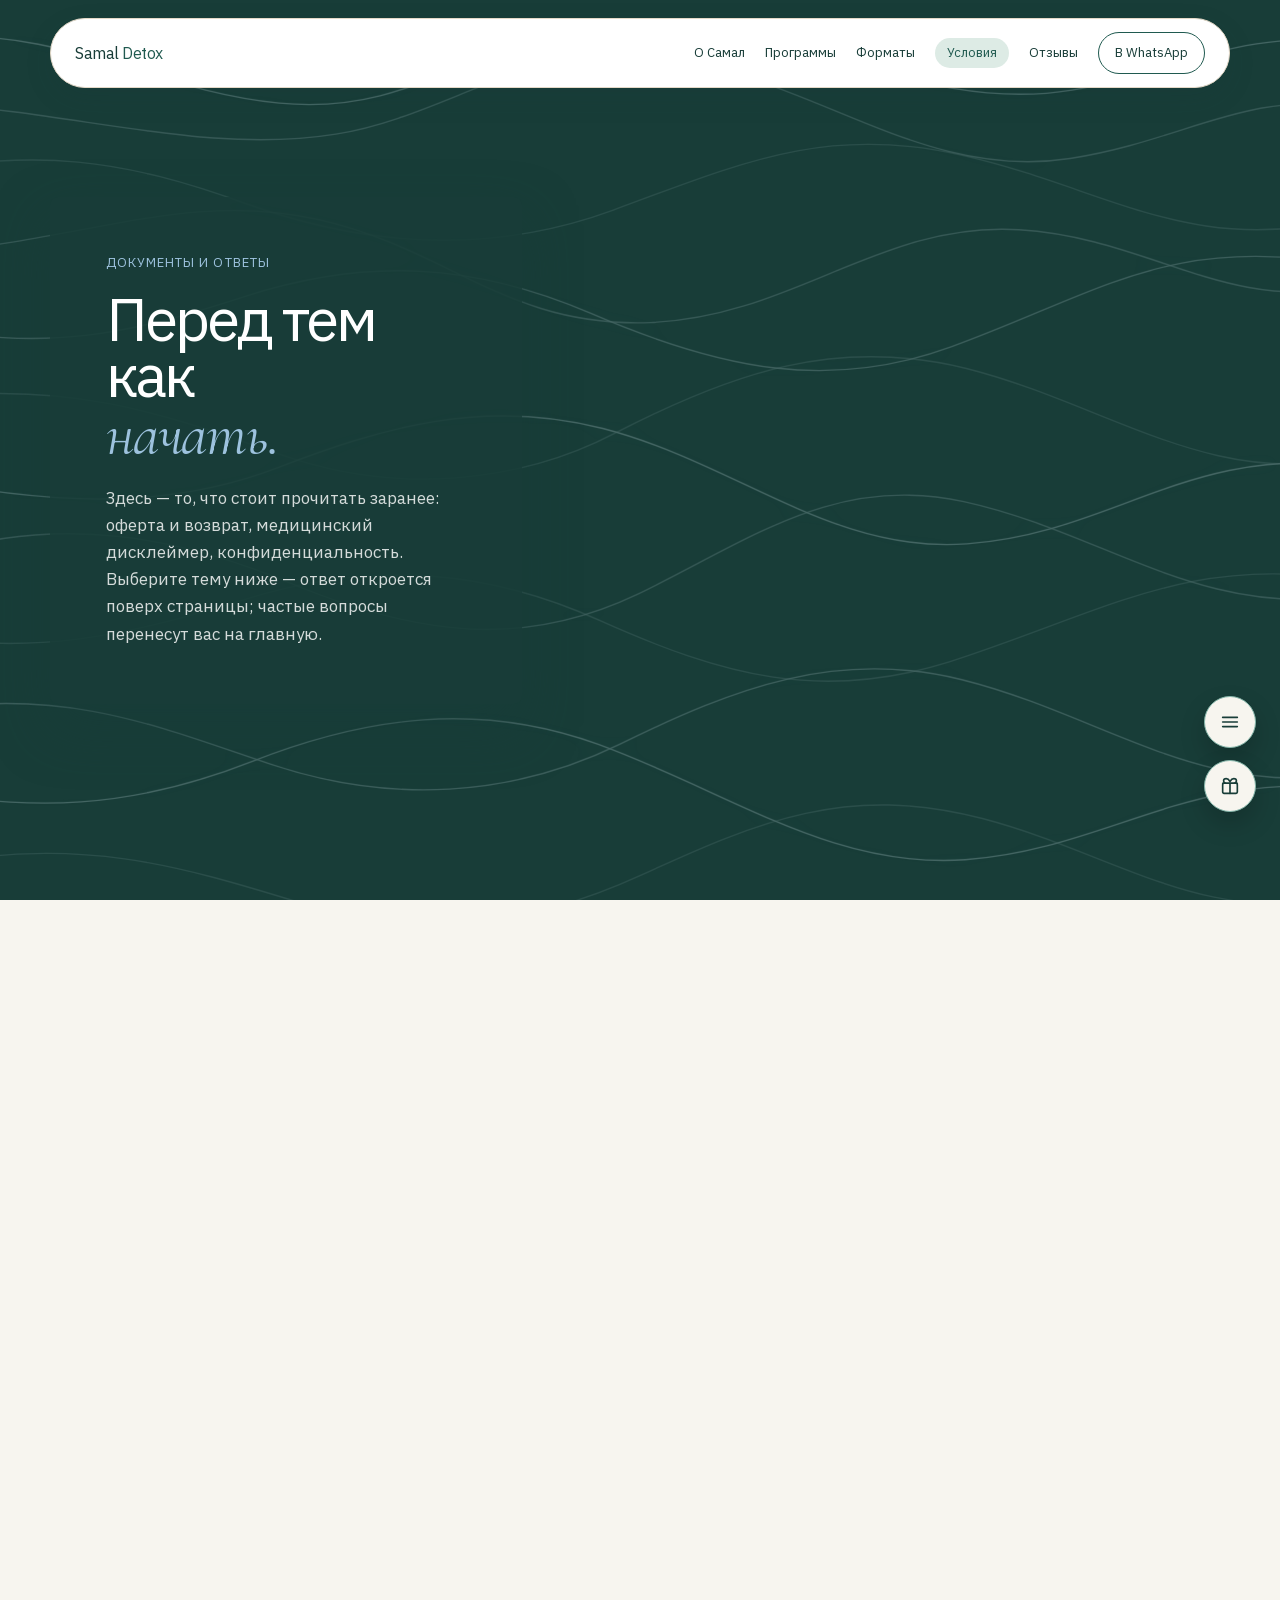
<file: legal.html>
<!doctype html>
<html lang="ru">
<head>
<meta charset="utf-8">
<meta name="viewport" content="width=device-width, initial-scale=1">
<title>Документы и ответы · Samal Detox</title>
<script>if('scrollRestoration' in history)history.scrollRestoration='manual';if(!location.hash)window.scrollTo(0,0);</script>
<style>
  @font-face{font-family:Plex;src:url("assets/fonts/ibm-plex-sans.woff2") format("woff2");font-style:normal;font-weight:400 700;font-display:swap}
  @font-face{font-family:Cormorant;src:url("assets/fonts/cormorant-garamond.woff2") format("woff2");font-style:italic;font-weight:400;font-display:swap}
  :root{--primary:#205A50;--eucalyptus:#87B7AB;--mist:#DDEBE5;--cream:#F7F5EF;--sand:#E4D9C8;--ink:#183D38;--content:min(1180px,calc(100% - 40px));--card:32px;--pill:999px}
  *{box-sizing:border-box}html{scroll-behavior:smooth;scrollbar-width:none;overscroll-behavior-y:none}
  html::-webkit-scrollbar{display:none}
  body{margin:0;background:var(--cream);color:var(--ink);font:16px/1.5 Plex,system-ui,sans-serif;overscroll-behavior-y:none}
  a{color:inherit}img{display:block;max-width:100%}
  a:focus-visible,button:focus-visible{outline:3px solid var(--eucalyptus);outline-offset:4px}
  .shell{width:var(--content);margin:auto}
  .skip{position:absolute;top:-80px;left:16px;padding:12px 16px;background:var(--primary);color:var(--cream);z-index:3}
  .skip:focus{top:16px}
  .header{display:flex;align-items:center;justify-content:space-between;min-height:76px;border-bottom:1px solid var(--sand)}
  @media(prefers-reduced-motion:no-preference){.header{--header-fade:0;position:fixed;top:0;left:50%;z-index:30;isolation:isolate;background:transparent;border-color:transparent;opacity:calc(1 - var(--header-fade));transform:translateX(-50%);will-change:opacity}.header::before{content:"";position:absolute;inset:0;z-index:-1;width:100vw;left:50%;transform:translateX(-50%);background:color-mix(in srgb,var(--cream) 90%,#fff);border-bottom:1px solid color-mix(in srgb,var(--sand) 55%,transparent)}.header.is-hidden{pointer-events:none}}
  @media(max-width:759px){[data-od-id="main-navigation"] a:not([data-od-id="nav-telegram"]),[data-od-id="main-navigation"] .nav-current{display:none}}
  .wordmark{font-weight:700;letter-spacing:-.03em;text-decoration:none}
  .wordmark span{color:var(--primary)}
  nav{display:flex;align-items:center;gap:20px;font-size:13px}
  nav a{text-decoration:none}
  nav a:not(.button):hover{text-decoration:underline;text-underline-offset:4px}.nav-current{padding:5px 12px;border-radius:var(--pill);background:var(--mist);color:var(--primary);font-weight:700}
  .button{display:inline-flex;align-items:center;justify-content:center;min-height:48px;padding:0 20px;border:1px solid var(--primary);border-radius:var(--pill);font:inherit;font-weight:700;text-decoration:none}
  .button:hover{background:var(--primary);color:var(--cream)}
  .eyebrow{margin:0 0 18px;color:var(--primary);font-size:13px;font-weight:700;letter-spacing:.08em;text-transform:uppercase}

  .legal-journey{--journey:0;--light:0;--orbs:0;position:relative;isolation:isolate}
  .legal-stage{position:relative;overflow:hidden}
  .legal-hero{--legal-accent:#9DC2DE;--hero-dark:#183D38;--hero-light:#fff;--hero-surface:var(--hero-dark);--hero-ink:var(--hero-light);--hero-line:var(--legal-accent);--plaque-surface:color-mix(in srgb,var(--hero-dark) 88%,transparent);--plaque-ink:var(--hero-light);--plaque-accent:var(--legal-accent);--plaque-shadow:color-mix(in srgb,var(--ink) 55%,transparent);position:relative;isolation:isolate;overflow:hidden;width:100%;min-height:clamp(620px,82vh,820px);display:flex;align-items:center;background:var(--hero-surface);color:var(--hero-ink)}
  .legal-hero-inner{position:relative;z-index:2;width:var(--content);margin-inline:auto}
  .legal-hero-lines{position:absolute;left:50%;top:0;z-index:0;width:100vw;height:100%;transform:translateX(-50%);color:color-mix(in srgb,#d7ecf3 86%,var(--legal-accent));pointer-events:none;filter:drop-shadow(0 0 9px color-mix(in srgb,#bfe4ee 32%,transparent));will-change:opacity}
  .legal-line-field{will-change:transform}
  .legal-hero-lines path{fill:none;stroke:currentColor;stroke-width:1.35;stroke-linecap:round;stroke-linejoin:round;vector-effect:non-scaling-stroke;animation:legal-wave-breathe var(--wave-time,7s) cubic-bezier(.77,0,.175,1) infinite alternate;animation-play-state:paused}
  .legal-hero-lines path:nth-child(2n){--wave-time:8.8s;opacity:.68;animation-delay:-2.1s}
  .legal-hero-lines path:nth-child(3n){--wave-time:10.2s;opacity:.43;animation-delay:-4.7s}
  .legal-hero-lines path:nth-child(5n){--wave-time:7.6s;opacity:.82;animation-delay:-1.3s}
  .legal-journey.is-wave-active .legal-hero-lines path{animation-play-state:running}
  @keyframes legal-wave-breathe{0%{stroke-opacity:.38}100%{stroke-opacity:.92}}
  @media(prefers-reduced-motion:reduce){.legal-hero-lines{filter:none}}
  .legal-hero-content{position:relative;isolation:isolate;z-index:1;width:min(40%,520px);max-width:520px;min-height:310px;display:flex;flex-direction:column;justify-content:center;padding:clamp(34px,4.5vw,56px);border-radius:8px;background:var(--plaque-surface);color:var(--plaque-ink);box-shadow:0 24px 52px var(--plaque-shadow);will-change:transform,opacity}
  .legal-hero-content::before{display:none}
  .legal-hero .eyebrow{color:var(--plaque-accent)}
  .legal-hero h1{position:relative;max-width:520px;margin:0 0 22px;font-size:clamp(40px,6vw,60px);line-height:.94;letter-spacing:-.05em;color:var(--plaque-ink)}
  .legal-hero h1 em{font-family:Cormorant,Georgia,serif;font-weight:400;color:var(--plaque-accent);letter-spacing:-.02em}
  .legal-hero .lead{position:relative;max-width:480px;margin:0;font-size:17px;line-height:1.6;color:color-mix(in srgb,var(--plaque-ink) 82%,transparent)}
  @media(min-width:1100px){.legal-hero{padding-block:clamp(150px,17vw,212px)}.legal-hero-content{min-height:360px}}
  @media(max-width:759px){.legal-hero{min-height:560px;padding:88px 0 100px}.legal-hero-content{width:100%;max-width:520px;min-height:330px;padding:30px 24px}}

  /* Grove — the landing zone at the end of one scroll scene; fades to dark as the last orbs surface */
  .legal-grove{position:relative;isolation:isolate;overflow:hidden;width:100%;min-height:620px;background:#fff}
  .legal-grove-lines{position:absolute;inset:0;z-index:1;width:100%;height:100%;color:color-mix(in srgb,var(--eucalyptus) 70%,var(--cream));opacity:calc(var(--grove-dark,0)*.38);pointer-events:none}
  .legal-grove-lines path{fill:none;stroke:currentColor;stroke-width:1.2;stroke-linecap:round;stroke-linejoin:round;vector-effect:non-scaling-stroke}
  .legal-row{position:relative;isolation:isolate;z-index:2;max-width:var(--content);height:100%;margin:0 auto;padding:32px clamp(16px,5vw,40px)}
  .legal-item{--orb-size:164px;position:absolute;z-index:2;display:grid;justify-items:center;gap:10px;transform:translate(-50%,-50%) translate3d(0,calc((1 - var(--reveal,0))*24px),0);opacity:var(--reveal,0);transition:opacity .2s linear}
  .legal-journey:not(.is-ready) .legal-item{opacity:1;transform:translate(-50%,-50%)}
  .legal-item--offer{left:33%;top:24%}
  .legal-item--disclaimer{left:67%;top:35%}
  .legal-item--privacy{left:41%;top:66%}
  .legal-item--faq{left:63%;top:84%}

  @keyframes legal-orb-glow{
    0%,100%{box-shadow:inset 0 1px 0 color-mix(in srgb,var(--orb-gold) 72%,transparent),inset 0 -8px 14px color-mix(in srgb,var(--ink) 26%,transparent),0 7px 18px color-mix(in srgb,var(--orb-bright) 34%,transparent),0 12px 22px color-mix(in srgb,var(--ink) 22%,transparent),0 0 0 4px color-mix(in srgb,var(--orb-bright) 28%,transparent),0 0 18px color-mix(in srgb,var(--orb-gold) 58%,transparent)}
    50%{box-shadow:inset 0 1px 0 color-mix(in srgb,var(--orb-gold) 72%,transparent),inset 0 -8px 14px color-mix(in srgb,var(--ink) 26%,transparent),0 10px 28px color-mix(in srgb,var(--orb-bright) 58%,transparent),0 14px 26px color-mix(in srgb,var(--ink) 20%,transparent),0 0 0 8px color-mix(in srgb,var(--orb-bright) 48%,transparent),0 0 34px color-mix(in srgb,var(--orb-gold) 100%,transparent)}
  }
  @keyframes legal-orb-sigil{0%{opacity:.74;transform:rotate(-7deg) scale(.92)}100%{opacity:1;transform:rotate(7deg) scale(1.08)}}
  .legal-orb{--orb-gold:#f6cf77;position:relative;z-index:1;isolation:isolate;display:grid;place-items:center;width:var(--orb-size);height:var(--orb-size);padding:0;border:1px solid color-mix(in srgb,var(--orb-gold) 72%,transparent);border-radius:50%;cursor:pointer;color:var(--orb-gold);background:radial-gradient(circle at 38% 30%,var(--orb-bright),var(--orb-deep) 54%,color-mix(in srgb,var(--orb-deep) 84%,var(--ink)));animation:legal-orb-glow 3.4s cubic-bezier(.77,0,.175,1) infinite alternate;transition:transform 160ms cubic-bezier(.23,1,.32,1)}
  .legal-orb:active{transform:scale(.95)}
  @media(hover:hover) and (pointer:fine){.legal-orb:hover{transform:scale(1.08);animation-play-state:paused}}
  .legal-orb-face{position:relative;z-index:1;display:grid;place-items:center;width:100%;height:100%;overflow:hidden;border-radius:50%}
  .legal-orb-face::before{content:"";position:absolute;inset:8px;border:1px solid color-mix(in srgb,var(--orb-gold) 48%,transparent);border-radius:50%;box-shadow:inset 0 0 20px color-mix(in srgb,var(--orb-gold) 18%,transparent);pointer-events:none}
  .legal-orb-face svg{position:relative;z-index:1;width:53px;height:53px;fill:none;stroke:currentColor;stroke-width:1.5;stroke-linecap:round;stroke-linejoin:round;filter:drop-shadow(0 0 6px color-mix(in srgb,var(--orb-gold) 74%,transparent));animation:legal-orb-sigil 1.65s cubic-bezier(.77,0,.175,1) infinite alternate}
  @media(prefers-reduced-motion:reduce){.legal-orb,.legal-orb-face svg{animation:none}}
  .legal-orb--offer{--orb-deep:#173b2f;--orb-bright:#3f8f68}
  .legal-orb--disclaimer{--orb-deep:#123a38;--orb-bright:#37988a}
  .legal-orb--privacy{--orb-deep:#2a3b1f;--orb-bright:#7ea852}
  .legal-orb--faq{--orb-deep:#173d2c;--orb-bright:#57bf8a}

  .legal-tag{position:relative;z-index:2;padding:7px 14px;border-radius:8px;background:color-mix(in srgb,#fff 94%,transparent);border:1px solid color-mix(in srgb,var(--primary) 18%,transparent);color:var(--primary);font-size:13px;font-weight:700;text-align:center;white-space:nowrap;box-shadow:0 4px 10px color-mix(in srgb,var(--ink) 10%,transparent)}

  /* Burst — concentric rings radiate from each orb once the grove goes dark: they never
     cross each other (same center = always nested), but neighbouring bursts overlap in
     the middle of the canvas, packed tight for density. Pure circles (not a stretched
     SVG viewBox) so they stay round at any container aspect ratio. */
  .legal-burst{position:absolute;left:50%;top:calc(var(--orb-size)/2);z-index:0;width:0;height:0;pointer-events:none;transform:scale(calc(.6 + var(--reveal,0)*.4));transition:transform .5s ease}
  .burst-ring{position:absolute;left:50%;top:50%;aspect-ratio:1;width:calc(var(--orb-size) + 10px + var(--i) * 13px);border-radius:50%;border:1.5px solid color-mix(in srgb,var(--primary) 55%,var(--eucalyptus));transform:translate(-50%,-50%);opacity:calc(var(--reveal,0) * calc(1 - var(--i) * .1));transition:opacity .4s ease}
  .burst-ring:nth-child(3n){border-style:dashed}
  .burst-ring:nth-child(4n){border-style:dotted}
  @media(prefers-reduced-motion:reduce){.legal-burst{transform:scale(1);transition:none}.burst-ring{transition:none;opacity:calc(1 - var(--i) * .12)}}

  .legal-journey.is-ready{height:calc(340vh + 28svh)}
  .legal-journey.is-ready .legal-stage{position:sticky;top:0;height:100svh;min-height:560px}
  .legal-journey.is-ready .legal-hero,.legal-journey.is-ready .legal-grove{position:absolute;inset:0;width:100%;height:100%;min-height:0;margin:0}
  .legal-journey.is-ready .legal-hero{background:color-mix(in srgb,#fff calc(var(--light) * 100%),var(--hero-dark));color:color-mix(in srgb,var(--ink) calc(var(--light) * 100%),var(--cream))}
  .legal-journey.is-ready .legal-hero-lines{opacity:calc(1 - var(--light) * .9)}
  .legal-journey.is-ready .legal-hero-content{opacity:calc(1 - var(--light) * 1.28);transform:translate3d(0,calc(var(--light) * -38px),0)}
  .legal-journey.is-ready .legal-grove{z-index:3;display:block;background:linear-gradient(160deg,color-mix(in srgb,#123a33 calc(var(--grove-dark,0)*100%),transparent) 0%,color-mix(in srgb,#0a2622 calc(var(--grove-dark,0)*100%),transparent) 55%,color-mix(in srgb,#071c19 calc(var(--grove-dark,0)*100%),transparent) 100%)}
  .legal-journey.is-ready .legal-row{height:100%;min-height:0}
  .legal-journey.is-ready .legal-grove::before{display:none}
  @media(prefers-reduced-motion:reduce){.legal-journey.is-ready{height:auto}.legal-journey.is-ready .legal-stage{position:relative;height:auto}.legal-journey.is-ready .legal-hero,.legal-journey.is-ready .legal-grove{position:relative;inset:auto;height:auto}.legal-journey.is-ready .legal-hero{background:var(--hero-dark);color:var(--cream)}.legal-journey.is-ready .legal-hero-content{opacity:1;transform:none}.legal-journey.is-ready .legal-grove{background:#fff}}

  @media(max-width:759px){
    .legal-grove{min-height:520px}
    .legal-item--offer{left:32%;top:16%}
    .legal-item--disclaimer{left:69%;top:36%}
    .legal-item--privacy{left:43%;top:60%}
    .legal-item--faq{left:61%;top:84%}
    .legal-item{--orb-size:124px}
    .legal-orb-face::before{inset:6px}
    .legal-orb-face svg{width:46px;height:46px}
    .legal-tag{font-size:12px;padding:6px 12px}
  }
  @media(prefers-reduced-motion:reduce){
    .legal-orb{animation:none}
    .legal-item{opacity:1;transform:translate(-50%,-50%)}
  }

  /* Dialogs */
  .legal-dialog{width:min(640px,calc(100% - 40px));max-height:min(720px,calc(100dvh - 48px));padding:0;border:0;background:transparent;color:var(--ink);overflow:visible}
  .legal-dialog::backdrop{background:color-mix(in srgb,var(--ink) 70%,transparent);backdrop-filter:blur(6px);opacity:0;transition:opacity 220ms ease}
  .legal-dialog[open]::backdrop{opacity:1}
  .legal-dialog-surface{position:relative;isolation:isolate;max-height:inherit;overflow:auto;scrollbar-width:none;padding:clamp(28px,5vw,48px);border-radius:22px 46px 24px 40px / 32px 22px 42px 26px;background:var(--cream);box-shadow:0 26px 64px color-mix(in srgb,var(--ink) 42%,transparent);opacity:0;transform:scale(.97);transition:opacity 200ms ease,transform 200ms ease}
  .legal-dialog-surface::-webkit-scrollbar{display:none}
  .legal-dialog[open] .legal-dialog-surface{opacity:1;transform:scale(1)}
  .legal-dialog-close{position:absolute;top:16px;right:16px;z-index:2;width:40px;height:40px;border:1px solid color-mix(in srgb,var(--primary) 40%,transparent);border-radius:50%;background:var(--cream);color:var(--primary);font:28px/1 Plex,system-ui,sans-serif;cursor:pointer;transition:background 160ms ease,transform 160ms cubic-bezier(.23,1,.32,1)}
  .legal-dialog-close:active{transform:scale(.95)}
  @media(hover:hover) and (pointer:fine){.legal-dialog-close:hover{background:var(--mist);transform:rotate(90deg)}}
  .legal-dialog-motif{position:absolute;z-index:0;right:14px;top:14px;width:110px;height:96px;opacity:.24;pointer-events:none}
  .legal-dialog-motif path{fill:none;stroke:currentColor;stroke-width:1.3;stroke-linecap:round;stroke-linejoin:round}
  .legal-dialog-motif ellipse{fill:currentColor;stroke:none;opacity:.7}
  .legal-dialog--offer .legal-dialog-motif{color:#6d5fca}
  .legal-dialog--disclaimer .legal-dialog-motif{color:#c98a44}
  .legal-dialog--privacy .legal-dialog-motif{color:#c65a4e}
  .legal-dialog--faq .legal-dialog-motif{color:#b98a34}
  .legal-dialog-kicker{position:relative;z-index:1;margin:0 0 10px;color:var(--primary);font-size:13px;font-weight:700;letter-spacing:.08em;text-transform:uppercase}
  .legal-dialog-surface h2{position:relative;z-index:1;max-width:16ch;margin:0 0 18px;font-size:clamp(32px,6vw,46px);line-height:.96;letter-spacing:-.03em}
  .legal-dialog-surface h2 em{font-family:Cormorant,Georgia,serif;font-weight:400;color:var(--primary)}
  .legal-dialog-surface p{position:relative;z-index:1;max-width:54ch;margin:0 0 16px;font-size:16px;line-height:1.6}
  .legal-dialog-surface h3{position:relative;z-index:1;margin:22px 0 6px;font-size:15px;font-weight:700;color:var(--primary)}
  .legal-dialog-surface .button{position:relative;z-index:1;margin-top:8px}

  /* Page-whirl — the same vine-bloom transition used from index.html, ported here for the
     FAQ orb: it doesn't open a dialog, it carries the user to the FAQ section on the home page. */
  .page-whirl{position:fixed;z-index:60;inset:0;display:grid;place-items:center;overflow:hidden;opacity:0;visibility:hidden;pointer-events:none;color:var(--eucalyptus)}
  .page-whirl-haze{position:absolute;inset:-12%;background:radial-gradient(circle at 50% 50%,color-mix(in srgb,var(--primary) 76%,transparent) 0 14%,color-mix(in srgb,var(--ink) 88%,transparent) 48%,color-mix(in srgb,var(--ink) 96%,transparent) 74%);opacity:0}
  .page-whirl-stage{position:absolute;left:50%;top:50%;width:min(134vmax,1480px);aspect-ratio:1;transform:translate(-50%,-50%) scale(.28) rotate(-34deg);transform-origin:center;filter:drop-shadow(0 0 14px color-mix(in srgb,var(--eucalyptus) 88%,transparent)) drop-shadow(0 0 34px color-mix(in srgb,var(--primary) 72%,transparent));will-change:transform,opacity}
  .page-whirl-stage svg{display:block;width:100%;height:100%;overflow:visible;clip-path:circle(0 at 50% 50%)}
  .page-whirl-vine{fill:none;stroke:currentColor;stroke-width:15;stroke-linecap:round;stroke-linejoin:round;vector-effect:non-scaling-stroke;opacity:.96}
  .page-whirl-vine--inner{color:var(--cream);stroke-width:7;opacity:.9}
  .page-whirl-vine--fine{color:var(--eucalyptus);stroke-width:5;opacity:.82}
  .page-whirl-leaf{fill:color-mix(in srgb,var(--eucalyptus) 76%,var(--cream));stroke:var(--cream);stroke-width:2;vector-effect:non-scaling-stroke;transform-box:fill-box;transform-origin:center;opacity:0;transform:scale(.2) rotate(-18deg)}
  .page-whirl-leaf--light{fill:var(--cream);stroke:var(--eucalyptus)}
  .page-whirl-petal{fill:var(--cream);stroke:var(--eucalyptus);stroke-width:2;vector-effect:non-scaling-stroke;transform-box:fill-box;transform-origin:center;opacity:0}
  .page-whirl-core{fill:none;stroke:var(--cream);stroke-width:8;vector-effect:non-scaling-stroke;opacity:0;filter:drop-shadow(0 0 18px color-mix(in srgb,var(--cream) 84%,transparent))}
  .page-whirl.is-active{visibility:visible;opacity:1;pointer-events:auto}
  .page-whirl.is-active .page-whirl-haze{animation:page-whirl-haze 1450ms cubic-bezier(.77,0,.175,1) both}
  .page-whirl.is-active .page-whirl-stage{animation:page-whirl-stage 1450ms cubic-bezier(.77,0,.175,1) both}
  .page-whirl.is-active .page-whirl-stage svg{animation:page-vine-reveal 1450ms cubic-bezier(.77,0,.175,1) both}
  .page-whirl.is-active .page-whirl-leaf{animation:page-leaf-bloom 1450ms cubic-bezier(.23,1,.32,1) both}
  .page-whirl.is-active .page-whirl-leaf:nth-of-type(3n){animation-delay:-70ms}
  .page-whirl.is-active .page-whirl-leaf:nth-of-type(4n){animation-delay:-130ms}
  .page-whirl.is-active .page-whirl-core{animation:page-whirl-core 1450ms cubic-bezier(.77,0,.175,1) both}
  .page-whirl.is-active .page-whirl-petal{animation:page-petal-burst 1450ms cubic-bezier(.23,1,.32,1) both}
  @keyframes page-whirl-haze{0%{opacity:0}18%{opacity:.64}62%,76%{opacity:.94}100%{opacity:0}}
  @keyframes page-whirl-stage{0%{opacity:0;transform:translate(-50%,-50%) scale(.26) rotate(-34deg)}12%{opacity:1}62%{opacity:1;transform:translate(-50%,-50%) scale(.69) rotate(226deg)}76%{opacity:1;transform:translate(-50%,-50%) scale(.64) rotate(256deg)}100%{opacity:0;transform:translate(-50%,-50%) scale(1.22) rotate(344deg)}}
  @keyframes page-vine-reveal{0%,8%{clip-path:circle(0 at 50% 50%)}62%,76%{clip-path:circle(52% at 50% 50%)}100%{clip-path:circle(78% at 50% 50%)}}
  @keyframes page-leaf-bloom{0%,24%{opacity:0;transform:scale(.2) rotate(-18deg)}54%,76%{opacity:1;transform:scale(1) rotate(5deg)}100%{opacity:0;transform:scale(1.9) rotate(32deg)}}
  @keyframes page-petal-burst{0%,68%{opacity:0;transform:translate(0,0) scale(.3) rotate(0deg)}76%{opacity:1;transform:translate(0,0) scale(1) rotate(20deg)}100%{opacity:0;transform:translate(var(--petal-x),var(--petal-y)) scale(.55) rotate(var(--petal-r))}}
  @keyframes page-whirl-core{0%,42%{opacity:0;transform:scale(.72)}62%{opacity:1;transform:scale(1)}76%{opacity:1;transform:scale(.82)}100%{opacity:0;transform:scale(2.4)}}
  @media(prefers-reduced-motion:reduce){.page-whirl{display:none}}

  .back-to-top{position:fixed;right:24px;bottom:24px;z-index:9;display:grid;place-items:center;width:52px;height:52px;padding:0;border:1px solid var(--eucalyptus);border-radius:50%;background:var(--ink);color:var(--cream);box-shadow:0 12px 26px color-mix(in srgb,var(--ink) 22%,transparent);opacity:0;visibility:hidden;transform:translateY(8px);transition:opacity .2s ease,visibility .2s ease,transform .2s ease,background .18s ease;cursor:pointer}
  .back-to-top.is-visible{opacity:1;visibility:visible;transform:translateY(0)}
  .back-to-top:hover{background:var(--primary);color:var(--cream);transform:translateY(-2px)}
  .back-to-top svg{width:20px;height:20px;fill:none;stroke:currentColor;stroke-width:1.8;stroke-linecap:round;stroke-linejoin:round}
  @media(max-width:759px){.back-to-top{right:16px;bottom:16px}}
</style>
<style>
.site-quick-menu{position:fixed;right:24px;bottom:152px;z-index:21}.quick-menu-toggle{display:grid;place-items:center;width:52px;height:52px;padding:0;border:1px solid #87B7AB;border-radius:50%;background:#F7F5EF;color:#183D38;font:700 11px/1 Plex,system-ui,sans-serif;letter-spacing:.12em;text-transform:uppercase;box-shadow:0 12px 26px rgba(0,0,0,.18);cursor:pointer;transition:transform .18s ease,background .18s ease,color .18s ease}.quick-menu-toggle:hover,.quick-menu-toggle[aria-expanded="true"]{background:#87B7AB;color:#183D38;transform:translateY(-2px)}.quick-menu-toggle svg{width:22px;height:22px;fill:none;stroke:currentColor;stroke-width:1.8;stroke-linecap:round}.quick-menu-toggle:focus-visible,.quick-menu-panel a:focus-visible{outline:3px solid #87B7AB;outline-offset:4px}.quick-menu-panel{position:absolute;right:0;bottom:64px;width:min(256px,calc(100vw - 32px));padding:10px;border:1px solid rgba(24,61,56,.18);border-radius:16px;background:#F7F5EF;box-shadow:0 18px 44px rgba(0,0,0,.22)}.quick-menu-panel[hidden]{display:none}.quick-menu-panel a{display:flex;align-items:center;min-height:42px;padding:0 12px;border-radius:10px;color:#183D38;font:500 14px/1.3 Plex,system-ui,sans-serif;text-decoration:none}.quick-menu-panel a:hover{background:#DDEBE5;color:#205A50}.lead-magnet-fab{position:fixed;right:24px;bottom:88px;z-index:21;display:grid;place-items:center;width:52px;height:52px;padding:0;border:1px solid #87B7AB;border-radius:50%;background:#F7F5EF;color:#183D38;box-shadow:0 12px 26px rgba(0,0,0,.18);cursor:pointer;transition:transform .18s ease,background .18s ease,color .18s ease}.lead-magnet-fab:hover{background:#87B7AB;color:#183D38;transform:translateY(-2px)}.lead-magnet-fab svg{width:22px;height:22px;fill:none;stroke:currentColor;stroke-width:1.8;stroke-linecap:round;stroke-linejoin:round}.lead-magnet-fab:focus-visible{outline:3px solid #87B7AB;outline-offset:4px}@media(max-width:760px){.site-quick-menu{right:16px;bottom:144px}.quick-menu-panel{bottom:62px}.lead-magnet-fab{right:16px;bottom:80px}}@media(prefers-reduced-motion:reduce){.quick-menu-toggle,.lead-magnet-fab{transition:none}}
</style><style>
  /* Match the title page’s wordmark and Telegram alignment at every breakpoint. */
  [data-od-id="site-header"]{width:min(1180px,calc(100% - 40px));min-height:70px;padding:12px 24px}
  [data-od-id="main-navigation"] [data-od-id="nav-telegram"]{min-height:0;padding:10px 16px}
  @media(min-width:1100px){[data-od-id="site-header"]{width:min(1180px,calc(100% - 80px))}}
  @media(max-width:480px){[data-od-id="site-header"]{min-height:62px;padding:10px 16px}[data-od-id="main-navigation"]{gap:8px}[data-od-id="main-navigation"] [data-od-id="nav-telegram"]{padding:10px 12px}}
  [data-od-id="site-header"]{position:absolute;top:18px;left:50%;z-index:30;transform:translateX(-50%);background:#fff;border:1px solid var(--sand);border-radius:999px;box-shadow:0 10px 28px color-mix(in srgb,var(--ink) 12%,transparent)}
  [data-od-id="site-header"]::before{display:none}
  @media(max-width:480px){[data-od-id="site-header"]{top:12px}}
</style><style>
    /* ===== Lead magnet: shake-the-tree popup ===== */
    .lead-magnet{padding:0;border:0;border-radius:36px;max-width:min(440px,92vw);max-height:min(680px,calc(100dvh - 32px));overflow-y:auto;overflow-x:hidden;overscroll-behavior:contain;background:#F7F5EF;color:#183D38;box-shadow:0 30px 70px color-mix(in srgb,#183D38 44%,transparent);opacity:0;transform:scale(.94) translateY(14px);transition:opacity .26s ease,transform .3s cubic-bezier(.22,1,.36,1),overlay .3s allow-discrete,display .3s allow-discrete}
    .lead-magnet[open]{opacity:1;transform:scale(1) translateY(0)}
    @starting-style{.lead-magnet[open]{opacity:0;transform:scale(.94) translateY(14px)}}
    .lead-magnet::backdrop{background:color-mix(in srgb,#183D38 58%,transparent);-webkit-backdrop-filter:blur(10px);backdrop-filter:blur(10px);opacity:0;transition:opacity .3s ease,overlay .3s allow-discrete,display .3s allow-discrete}
    .lead-magnet[open]::backdrop{opacity:1}
    @starting-style{.lead-magnet[open]::backdrop{opacity:0}}
    .lead-magnet-inner{position:relative;padding:34px 28px 30px;text-align:center}
    .lead-magnet-close{position:absolute;top:14px;right:14px;z-index:6;width:36px;height:36px;border:1px solid color-mix(in srgb,#205A50 35%,transparent);border-radius:50%;background:#F7F5EF;color:#205A50;font:22px/1 Plex,system-ui,sans-serif;cursor:pointer;transition:transform 160ms cubic-bezier(.23,1,.32,1),background 160ms ease}
    .lead-magnet-close:hover{transform:rotate(90deg);background:#DDEBE5}
    .lead-magnet h3{margin:0 0 10px;font-size:25px;line-height:1.18;letter-spacing:-.02em;padding-right:6px}
    .lead-magnet h3 em{font-family:"Cormorant",Georgia,serif;font-style:italic;font-weight:400;letter-spacing:-.02em;font-size:1.18em;color:#205A50}
    .lead-magnet-lead{margin:0 auto;max-width:29ch;font-size:14px;line-height:1.5;color:color-mix(in srgb,#183D38 78%,transparent)}
    .lead-magnet-scene{position:relative;margin:18px 0 0;padding:18px 0 16px;border-radius:28px;background:#101f35;box-shadow:inset 0 0 0 1px rgba(255,255,255,.08),0 18px 34px color-mix(in srgb,#183D38 22%,transparent);overflow:hidden}
    .lead-magnet-moon{position:absolute;top:14px;right:20px;width:34px;height:34px}
    .lead-magnet-tree{position:relative;width:250px;height:196px;margin:0 auto;touch-action:none;cursor:grab}
    .lead-magnet-tree:active{cursor:grabbing}
    .lead-magnet-tree-art{position:absolute;inset:0;width:100%;height:100%;overflow:visible}
    .lead-magnet-leaf-a{fill:#87B7AB}
    .lead-magnet-leaf-b{fill:#205A50}
    .lead-magnet-canopy{transform-origin:120px 130px;transition:transform .1s ease}
    .lead-magnet-tree.is-shaking .lead-magnet-canopy{animation:lead-tree-sway .16s ease-in-out infinite}
    .lead-magnet-fruit{position:absolute;width:16px;height:16px;border-radius:50%;background:radial-gradient(circle at 32% 28%,#ffcf8a,#e08a2e 62%,#b8631a);box-shadow:0 3px 5px rgba(0,0,0,.45)}
    .lead-magnet-tree.is-shaking .lead-magnet-fruit{animation:lead-fruit-jitter .16s ease-in-out infinite}
    @keyframes lead-fruit-jitter{0%,100%{transform:translate(0,0) rotate(0deg)}25%{transform:translate(1.5px,-1px) rotate(-7deg)}50%{transform:translate(-1.5px,1px) rotate(6deg)}75%{transform:translate(1px,1.5px) rotate(-5deg)}}
    @keyframes lead-tree-sway{0%,100%{transform:rotate(0deg)}50%{transform:rotate(1.6deg)}}
    .lead-magnet-fruit.is-falling{transition:transform .6s cubic-bezier(.4,.1,.7,.9),opacity .45s ease .3s;transform:translate(var(--fx,0),150px) rotate(220deg);opacity:0}
    .lead-magnet-hint{position:relative;z-index:1;margin:6px 0 0;color:#e8c98a;font-size:12px;font-weight:700;letter-spacing:.08em;text-transform:uppercase;opacity:1;visibility:visible;animation:lead-hint-pulse 1.6s ease-in-out infinite;transition:opacity .2s ease}
    .lead-magnet-hint.is-hidden{opacity:0;visibility:hidden;animation:none}
    @keyframes lead-hint-pulse{0%,100%{opacity:.55}50%{opacity:1}}
    .lead-magnet-cta{display:inline-flex;align-items:center;justify-content:center;min-height:48px;margin-top:18px;padding:0 26px;border:0;border-radius:999px;background:#205A50;color:#F7F5EF;font:700 15px/1 Plex,system-ui,sans-serif;cursor:pointer;opacity:0;visibility:hidden;transform:translateY(6px) scale(.96);pointer-events:none;transition:opacity .3s ease,transform .34s cubic-bezier(.34,1.56,.64,1),background .18s ease}
    .lead-magnet-cta:hover{background:#183D38}
    .lead-magnet-cta.is-visible{opacity:1;visibility:visible;transform:translateY(0) scale(1);pointer-events:auto}
    .lead-magnet-note{position:fixed;left:50%;bottom:24px;z-index:130;transform:translate(-50%,8px);max-width:min(320px,calc(100% - 32px));padding:14px 18px;border-radius:999px;background:#183D38;color:#F7F5EF;font-size:14px;line-height:1.3;text-align:center;box-shadow:0 16px 30px rgba(0,0,0,.22);opacity:0;pointer-events:none;transition:opacity .2s ease,transform .2s ease}
    .lead-magnet-note.is-visible{opacity:1;transform:translate(-50%,0)}
    @media(prefers-reduced-motion:reduce){.lead-magnet,.lead-magnet::backdrop{transition:none}.lead-magnet-tree.is-shaking .lead-magnet-fruit,.lead-magnet-tree.is-shaking .lead-magnet-canopy{animation:none}.lead-magnet-hint{animation:none;transition:none}.lead-magnet-fruit.is-falling{transition:opacity .3s ease}.lead-magnet-cta{transition:opacity .2s ease}}
    @media(max-width:480px){.lead-magnet-inner{padding:30px 20px 26px}.lead-magnet-scene{padding:16px 0 14px}.lead-magnet-tree{width:210px;height:164px}.lead-magnet-moon{width:28px;height:28px;top:12px;right:16px}}
</style>

<style>
/* WhatsApp links inherit the existing Samal button system. */
a[data-contact="whatsapp"]{text-decoration:none;max-width:100%;overflow-wrap:anywhere}
.site-header a[data-contact="whatsapp"],header .nav-cta[data-contact="whatsapp"]{white-space:nowrap;overflow-wrap:normal}
.lead-magnet-cta[data-contact="whatsapp"]{font-family:inherit}
.program-question-telegram[data-contact="whatsapp"]{cursor:pointer;opacity:1}
.program-question-telegram[data-contact="whatsapp"]:hover{background:var(--primary);color:var(--background)}
a[data-contact="whatsapp"]:focus-visible{outline:2px solid currentColor;outline-offset:4px}
@media(max-width:480px){.site-header a[data-contact="whatsapp"],header .nav-cta[data-contact="whatsapp"]{font-size:12px}}
</style>
</head>
<body>
<a class="skip" href="#main-content">К содержанию</a>
<header class="shell header" data-od-id="site-header">
  <a class="wordmark" href="index.html" data-od-id="wordmark">Samal <span>Detox</span></a>
  <nav aria-label="Основная навигация" data-od-id="main-navigation">
    <a href="about.html" data-od-id="nav-trust">О Самал</a>
    <a href="index.html#programs" data-od-id="nav-programs">Программы</a>
    <a href="about.html?formats=1#formats" data-od-id="nav-formats">Форматы</a>
    <span class="nav-current" data-od-id="nav-legal" aria-current="page">Условия</span>
    <a href="materials.html" data-od-id="nav-materials">Отзывы</a>
    <a class="button" data-od-id="nav-telegram" href="https://wa.me/77081243271?text=%D0%A1%D0%B0%D0%BC%D0%B0%D0%BB%2C+%D0%B7%D0%B4%D1%80%D0%B0%D0%B2%D1%81%D1%82%D0%B2%D1%83%D0%B9%D1%82%D0%B5%21+%D0%A5%D0%BE%D1%87%D1%83+%D1%83%D1%82%D0%BE%D1%87%D0%BD%D0%B8%D1%82%D1%8C+%D1%83%D1%81%D0%BB%D0%BE%D0%B2%D0%B8%D1%8F+%D0%B7%D0%B0%D0%BF%D0%B8%D1%81%D0%B8%2C+%D0%BE%D0%BF%D0%BB%D0%B0%D1%82%D1%8B+%D0%B8+%D0%B2%D0%BE%D0%B7%D0%B2%D1%80%D0%B0%D1%82%D0%B0+%D0%BF%D0%BE+%D0%BF%D1%80%D0%BE%D0%B3%D1%80%D0%B0%D0%BC%D0%BC%D0%B0%D0%BC+Samal+Detox." target="_blank" rel="noopener noreferrer" data-contact="whatsapp">В WhatsApp</a>
  </nav>
</header>
<main id="main-content">
<section class="legal-journey" data-legal-journey data-od-id="legal-journey">
<div class="legal-stage">
<section class="legal-hero" data-od-id="legal-hero">
<svg class="legal-hero-lines" viewBox="0 0 1440 960" preserveAspectRatio="none" aria-hidden="true" focusable="false"><g class="legal-line-field" data-line-field>
  <path d="M-96 38C84 30 168 96 314 110C488 126 545 18 734 24C903 29 1043 122 1206 96C1323 78 1394 28 1534 46"></path>
  <path d="M-74 111C93 121 234 165 378 143C503 124 592 45 735 60C912 78 1033 194 1204 169C1328 151 1400 98 1514 113"></path>
  <path d="M-120 188C39 155 142 171 276 217C417 265 555 271 690 224C833 174 931 132 1084 166C1249 202 1340 275 1522 232"></path>
  <path d="M-66 268C102 253 217 204 357 234C505 265 570 350 732 344C892 338 991 236 1146 245C1289 253 1376 331 1512 307"></path>
  <path d="M-101 347C53 377 146 356 276 316C414 274 534 281 664 334C813 395 934 417 1070 370C1241 311 1321 246 1530 285"></path>
  <path d="M-89 425C88 404 202 448 319 486C447 528 585 515 692 462C824 397 942 359 1087 393C1242 430 1362 521 1518 488"></path>
  <path d="M-112 507C54 539 185 545 312 499C427 457 542 424 678 457C829 494 937 591 1088 580C1252 569 1337 474 1524 497"></path>
  <path d="M-70 590C70 550 199 572 324 621C473 680 591 691 717 634C842 577 939 505 1084 535C1239 567 1348 658 1513 636"></path>
  <path d="M-106 676C36 701 142 678 273 640C423 595 554 610 675 662C814 721 924 749 1068 706C1245 652 1341 589 1526 620"></path>
  <path d="M-82 757C78 733 183 777 304 815C439 858 576 850 697 794C827 733 943 692 1082 725C1239 762 1354 854 1520 824"></path>
  <path d="M-118 840C38 868 150 862 284 812C413 764 539 748 673 794C823 846 936 927 1086 917C1246 906 1341 819 1526 842"></path>
  <path d="M-80 923C86 891 201 923 338 963C474 1003 598 987 720 934C855 875 954 836 1105 873C1257 911 1350 988 1518 958"></path>
</g></svg>
  <div class="legal-hero-inner">
    <div class="legal-hero-content">
      <p class="eyebrow">Документы и ответы</p>
      <h1>Перед тем как<br><em>начать.</em></h1>
      <p class="lead">Здесь — то, что стоит прочитать заранее: оферта и возврат, медицинский дисклеймер, конфиденциальность. Выберите тему ниже — ответ откроется поверх страницы; частые вопросы перенесут вас на главную.</p>
    </div>
  </div>
  </section>

  <section class="legal-grove" data-legal-grove data-od-id="legal-grove">
    <svg class="legal-grove-lines" viewBox="0 0 1000 900" preserveAspectRatio="none" aria-hidden="true" focusable="false">
      <path d="M-40 120C140 80 260 200 420 150C580 100 660 220 840 180C960 154 1000 170 1040 158"/>
      <path d="M-30 300C150 340 250 240 400 280C560 322 640 220 820 260C950 288 1000 250 1040 268"/>
      <path d="M-40 480C130 450 240 540 410 500C590 458 680 560 850 520C960 494 1000 512 1040 500"/>
      <path d="M-30 650C150 700 260 610 420 650C580 690 660 600 830 640C950 666 1000 636 1040 652"/>
      <path d="M-40 800C140 770 250 840 410 810C580 778 670 850 840 818C960 796 1000 810 1040 800"/>
    </svg>
    <div class="legal-row">
      <div class="legal-item legal-item--offer" data-reveal-start="0.00" data-reveal-end="0.14" data-od-id="legal-node-offer">
        <div class="legal-burst" aria-hidden="true"><span class="burst-ring" style="--i:0"></span><span class="burst-ring" style="--i:1"></span><span class="burst-ring" style="--i:2"></span><span class="burst-ring" style="--i:3"></span><span class="burst-ring" style="--i:4"></span><span class="burst-ring" style="--i:5"></span></div>
        <button class="legal-orb legal-orb--offer" type="button" aria-haspopup="dialog" aria-controls="dialog-offer" data-od-id="legal-orb-offer" aria-label="Открыть оферту и условия возврата">
          <span class="legal-orb-face"><svg viewBox="0 0 42 42" aria-hidden="true"><path d="M21 6c8 2 13 8 13 15s-5 13-13 15c-8-2-13-8-13-15S13 8 21 6Z"/><path d="M14 21c3-4 6-5 9-3M28 21c-3 4-6 5-9 3"/><ellipse cx="21" cy="13" rx="3.4" ry="2" transform="rotate(-4 21 13)"/></svg></span>
        </button>
        <span class="legal-tag">Оферта и возврат</span>
      </div>

      <div class="legal-item legal-item--disclaimer" data-reveal-start="0.26" data-reveal-end="0.40" data-od-id="legal-node-disclaimer">
        <div class="legal-burst" aria-hidden="true"><span class="burst-ring" style="--i:0"></span><span class="burst-ring" style="--i:1"></span><span class="burst-ring" style="--i:2"></span><span class="burst-ring" style="--i:3"></span><span class="burst-ring" style="--i:4"></span><span class="burst-ring" style="--i:5"></span></div>
        <button class="legal-orb legal-orb--disclaimer" type="button" aria-haspopup="dialog" aria-controls="dialog-disclaimer" data-od-id="legal-orb-disclaimer" aria-label="Открыть медицинский дисклеймер">
          <span class="legal-orb-face"><svg viewBox="0 0 42 42" aria-hidden="true"><path d="M21 5c3 4 3 7 0 9-3-2-3-5 0-9Z"/><path d="M21 37c3-4 3-7 0-9-3 2-3 5 0 9Z"/><path d="M5 21c4-3 7-3 9 0-2 3-5 3-9 0Z"/><path d="M37 21c-4 3-7 3-9 0 2-3 5-3 9 0Z"/><circle cx="21" cy="21" r="2.6" fill="currentColor" stroke="none"/></svg></span>
        </button>
        <span class="legal-tag">Мед. дисклеймер</span>
      </div>

      <div class="legal-item legal-item--privacy" data-reveal-start="0.52" data-reveal-end="0.66" data-od-id="legal-node-privacy">
        <div class="legal-burst" aria-hidden="true"><span class="burst-ring" style="--i:0"></span><span class="burst-ring" style="--i:1"></span><span class="burst-ring" style="--i:2"></span><span class="burst-ring" style="--i:3"></span><span class="burst-ring" style="--i:4"></span><span class="burst-ring" style="--i:5"></span></div>
        <button class="legal-orb legal-orb--privacy" type="button" aria-haspopup="dialog" aria-controls="dialog-privacy" data-od-id="legal-orb-privacy" aria-label="Открыть политику конфиденциальности">
          <span class="legal-orb-face"><svg viewBox="0 0 42 42" aria-hidden="true"><path d="M21 5 33 12v9c0 10-6 16-12 19-6-3-12-9-12-19v-9L21 5Z"/><path d="M15 20c3-3 6-3 9 0M18 26c1-2 3-2 4 0"/><circle cx="21" cy="16" r="1.6" fill="currentColor" stroke="none"/></svg></span>
        </button>
        <span class="legal-tag">Конфиденциальность</span>
      </div>

      <div class="legal-item legal-item--faq" data-reveal-start="0.80" data-reveal-end="0.96" data-od-id="legal-node-faq">
        <div class="legal-burst" aria-hidden="true"><span class="burst-ring" style="--i:0"></span><span class="burst-ring" style="--i:1"></span><span class="burst-ring" style="--i:2"></span><span class="burst-ring" style="--i:3"></span><span class="burst-ring" style="--i:4"></span><span class="burst-ring" style="--i:5"></span></div>
        <a class="legal-orb legal-orb--faq" href="index.html#proof" data-od-id="legal-orb-faq" aria-label="Перейти к частым вопросам на главной странице">
          <span class="legal-orb-face"><svg viewBox="0 0 42 42" aria-hidden="true"><path d="M21 5c0 9-5 13-14 14 9 1 14 5 14 15 0-10 5-14 14-15-9-1-14-5-14-14Z"/><circle cx="21" cy="20" r="2.6" fill="currentColor" stroke="none"/></svg></span>
        </a>
        <span class="legal-tag">Частые вопросы</span>
      </div>
    </div>
  </section>
</div>
</section>
</main>
<button class="back-to-top" type="button" aria-label="Вернуться наверх" data-od-id="back-to-top">
  <svg viewBox="0 0 24 24" aria-hidden="true"><path d="M12 19V5M6.5 10.5 12 5l5.5 5.5"></path></svg>
</button>

<dialog class="legal-dialog legal-dialog--offer" id="dialog-offer" data-od-id="dialog-offer" aria-labelledby="dialog-offer-title">
  <div class="legal-dialog-surface">
    <button class="legal-dialog-close" type="button" aria-label="Закрыть" data-od-id="dialog-offer-close">×</button>
    <svg class="legal-dialog-motif" viewBox="0 0 120 106" aria-hidden="true"><path d="M116 8C86 18 79 43 80 67c1 18-11 27-27 32"/><ellipse cx="84" cy="33" rx="14" ry="6" transform="rotate(-26 84 33)"/><ellipse cx="73" cy="57" rx="12" ry="5" transform="rotate(22 73 57)"/><ellipse cx="53" cy="90" rx="11" ry="5" transform="rotate(-30 53 90)"/></svg>
    <p class="legal-dialog-kicker">Юридическая информация</p>
    <h2 id="dialog-offer-title">Оферта <em>и возврат.</em></h2>
    <p>Рабочая структура оферты для услуг Samal Detox. Перед публикацией реквизиты, порядок оплаты, возврата и применимое законодательство должны быть проверены владельцем бизнеса и юристом.</p>
    <h3>1. Предмет</h3>
    <p>Исполнитель предоставляет информационно-консультационное сопровождение в рамках выбранной программы. Конкретный состав, сроки и стоимость согласуются с клиентом до оплаты.</p>
    <h3>2. Порядок записи</h3>
    <p>Заявка принимается через WhatsApp. До начала клиент сообщает сведения, необходимые для обсуждения формата и возможных ограничений.</p>
    <h3>3. Оплата и возврат</h3>
    <p>Условия оплаты, переносов и возврата фиксируются до заключения сделки и не могут трактоваться как медицинская гарантия результата. Детали конкретного случая обсуждаются с Самал в WhatsApp до старта программы.</p>
    <h3>4. Контакты и реквизиты</h3>
    <p>Реквизиты ИП SAMALBEAUTY, адрес, контакт для юридических обращений и актуальная редакция документа будут добавлены перед запуском сайта.</p>
  </div>
</dialog>

<dialog class="legal-dialog legal-dialog--disclaimer" id="dialog-disclaimer" data-od-id="dialog-disclaimer" aria-labelledby="dialog-disclaimer-title">
  <div class="legal-dialog-surface">
    <button class="legal-dialog-close" type="button" aria-label="Закрыть" data-od-id="dialog-disclaimer-close">×</button>
    <svg class="legal-dialog-motif" viewBox="0 0 120 106" aria-hidden="true"><path d="M116 8C86 18 79 43 80 67c1 18-11 27-27 32"/><ellipse cx="84" cy="33" rx="14" ry="6" transform="rotate(-26 84 33)"/><ellipse cx="73" cy="57" rx="12" ry="5" transform="rotate(22 73 57)"/><ellipse cx="53" cy="90" rx="11" ry="5" transform="rotate(-30 53 90)"/></svg>
    <p class="legal-dialog-kicker">Важная информация</p>
    <h2 id="dialog-disclaimer-title">Медицинский <em>дисклеймер.</em></h2>
    <p>Материалы сайта и сопровождение Samal Detox носят информационный характер и не являются медицинской диагностикой, лечением или заменой консультации врача.</p>
    <h3>Перед началом</h3>
    <p>Расскажи о текущем самочувствии, диагнозах, принимаемых лекарствах и других обстоятельствах, которые могут иметь значение. При сомнениях обратись к квалифицированному врачу.</p>
    <h3>О результатах</h3>
    <p>Реакции организма индивидуальны. Ни одна программа не гарантирует конкретное изменение веса, самочувствия или состояния здоровья. Не изменяй назначенное врачом лечение без его согласия.</p>
    <h3>Противопоказания</h3>
    <p>Острые заболевания, беременность, период грудного вскармливания, расстройства пищевого поведения и другие состояния могут требовать отказа от участия или отдельного медицинского решения. Полный список и критерии допуска должны быть подтверждены специалистом до публикации.</p>
  </div>
</dialog>

<dialog class="legal-dialog legal-dialog--privacy" id="dialog-privacy" data-od-id="dialog-privacy" aria-labelledby="dialog-privacy-title">
  <div class="legal-dialog-surface">
    <button class="legal-dialog-close" type="button" aria-label="Закрыть" data-od-id="dialog-privacy-close">×</button>
    <svg class="legal-dialog-motif" viewBox="0 0 120 106" aria-hidden="true"><path d="M116 8C86 18 79 43 80 67c1 18-11 27-27 32"/><ellipse cx="84" cy="33" rx="14" ry="6" transform="rotate(-26 84 33)"/><ellipse cx="73" cy="57" rx="12" ry="5" transform="rotate(22 73 57)"/><ellipse cx="53" cy="90" rx="11" ry="5" transform="rotate(-30 53 90)"/></svg>
    <p class="legal-dialog-kicker">Юридическая информация</p>
    <h2 id="dialog-privacy-title">Политика <em>конфиденциальности.</em></h2>
    <p>Рабочая редакция политики для сайта Samal Detox. Финальный текст должен быть дополнен реквизитами оператора, перечнем используемых сервисов и проверен юристом до публикации.</p>
    <h3>1. Какие данные могут поступать</h3>
    <p>При обращении через WhatsApp пользователь может самостоятельно сообщить имя, контакт, город, сведения о самочувствии и выбранной программе.</p>
    <h3>2. Зачем они нужны</h3>
    <p>Данные используются для ответа на обращение, обсуждения подходящего формата, организации сопровождения и коммуникации по заявке.</p>
    <h3>3. Передача и хранение</h3>
    <p>Данные не публикуются без согласия пользователя. Срок хранения, используемые сервисы и основания передачи третьим лицам должны быть указаны в окончательной версии после проверки фактического процесса.</p>
    <h3>4. Права пользователя</h3>
    <p>Пользователь может запросить сведения об обработке, исправление или удаление данных через контакт, который будет опубликован в финальной редакции.</p>
  </div>
</dialog>

<div class="page-whirl" aria-hidden="true" data-od-id="page-transition-whirl">
  <div class="page-whirl-haze"></div>
  <div class="page-whirl-stage">
    <svg viewBox="0 0 1000 1000" aria-hidden="true">
      <path class="page-whirl-vine" pathLength="1" d="M500 105C706 92 886 250 900 466C916 704 730 899 499 900C274 901 93 720 104 496C114 292 286 119 500 105Z"/>
      <path class="page-whirl-vine page-whirl-vine--inner" pathLength="1" d="M504 172C676 157 824 292 832 475C842 669 692 826 502 830C315 834 169 688 174 501C179 321 325 188 504 172Z"/>
      <path class="page-whirl-vine page-whirl-vine--fine" pathLength="1" d="M496 236C634 224 758 332 766 478C775 632 654 759 501 766C348 773 231 654 236 502C241 357 354 249 496 236Z"/>
      <path class="page-whirl-vine" pathLength="1" d="M503 110C590 174 632 252 616 341C600 432 674 469 769 466C855 463 903 522 886 603"/>
      <path class="page-whirl-vine page-whirl-vine--fine" pathLength="1" d="M112 504C184 434 260 414 342 449C426 485 480 427 498 332C515 243 579 203 661 229"/>
      <circle class="page-whirl-core" cx="500" cy="500" r="128"/>
      <ellipse class="page-whirl-leaf" cx="608" cy="135" rx="38" ry="15" transform="rotate(24 608 135)"/>
      <ellipse class="page-whirl-leaf page-whirl-leaf--light" cx="724" cy="202" rx="34" ry="14" transform="rotate(43 724 202)"/>
      <ellipse class="page-whirl-leaf" cx="833" cy="326" rx="41" ry="16" transform="rotate(68 833 326)"/>
      <ellipse class="page-whirl-leaf page-whirl-leaf--light" cx="888" cy="482" rx="35" ry="14" transform="rotate(88 888 482)"/>
      <ellipse class="page-whirl-leaf" cx="842" cy="650" rx="39" ry="15" transform="rotate(116 842 650)"/>
      <ellipse class="page-whirl-leaf page-whirl-leaf--light" cx="728" cy="792" rx="35" ry="14" transform="rotate(142 728 792)"/>
      <ellipse class="page-whirl-leaf" cx="574" cy="881" rx="42" ry="16" transform="rotate(166 574 881)"/>
      <ellipse class="page-whirl-leaf page-whirl-leaf--light" cx="403" cy="877" rx="34" ry="14" transform="rotate(-164 403 877)"/>
      <ellipse class="page-whirl-leaf" cx="251" cy="790" rx="39" ry="15" transform="rotate(-139 251 790)"/>
      <ellipse class="page-whirl-leaf page-whirl-leaf--light" cx="139" cy="650" rx="35" ry="14" transform="rotate(-113 139 650)"/>
      <ellipse class="page-whirl-leaf" cx="107" cy="480" rx="41" ry="16" transform="rotate(-86 107 480)"/>
      <ellipse class="page-whirl-leaf page-whirl-leaf--light" cx="164" cy="319" rx="34" ry="14" transform="rotate(-63 164 319)"/>
      <ellipse class="page-whirl-leaf" cx="281" cy="193" rx="39" ry="15" transform="rotate(-39 281 193)"/>
      <ellipse class="page-whirl-leaf page-whirl-leaf--light" cx="416" cy="126" rx="34" ry="14" transform="rotate(-15 416 126)"/>
      <ellipse class="page-whirl-petal" style="--petal-x:190px;--petal-y:-210px;--petal-r:190deg" cx="500" cy="500" rx="22" ry="9"/>
      <ellipse class="page-whirl-petal" style="--petal-x:300px;--petal-y:-55px;--petal-r:250deg" cx="500" cy="500" rx="18" ry="8"/>
      <ellipse class="page-whirl-petal" style="--petal-x:238px;--petal-y:178px;--petal-r:310deg" cx="500" cy="500" rx="24" ry="10"/>
      <ellipse class="page-whirl-petal" style="--petal-x:48px;--petal-y:290px;--petal-r:370deg" cx="500" cy="500" rx="19" ry="8"/>
      <ellipse class="page-whirl-petal" style="--petal-x:-180px;--petal-y:238px;--petal-r:430deg" cx="500" cy="500" rx="23" ry="9"/>
      <ellipse class="page-whirl-petal" style="--petal-x:-306px;--petal-y:40px;--petal-r:490deg" cx="500" cy="500" rx="18" ry="8"/>
      <ellipse class="page-whirl-petal" style="--petal-x:-225px;--petal-y:-190px;--petal-r:550deg" cx="500" cy="500" rx="22" ry="9"/>
      <ellipse class="page-whirl-petal" style="--petal-x:-25px;--petal-y:-306px;--petal-r:610deg" cx="500" cy="500" rx="19" ry="8"/>
    </svg>
  </div>
</div>

<script>
  (function(){
    var reduce=window.matchMedia('(prefers-reduced-motion: reduce)');

    // One long scroll scene: living water lines travel up as light rises from below.
    (function(){
      var journey=document.querySelector('[data-legal-journey]');
      var header=document.querySelector('[data-od-id="site-header"]');
      var hero=journey&&journey.querySelector('[data-od-id="legal-hero"]');
      var lines=hero&&hero.querySelector('.legal-hero-lines');
      var field=hero&&hero.querySelector('[data-line-field]');
      var grove=journey&&journey.querySelector('[data-legal-grove]');
      var items=grove&&Array.prototype.slice.call(grove.querySelectorAll('[data-reveal-start]'));
      var queued=false;
      if(!journey||!hero||!lines||!field||!grove)return;
      function clamp(value){return Math.max(0,Math.min(1,value));}
      function local(value,start,end){return clamp((value-start)/(end-start));}
      function smoothstep(value){return value*value*(3-2*value);}
      function paint(){
        queued=false;
        if(reduce.matches){
          journey.classList.add('is-ready');
          items.forEach(function(el){el.style.setProperty('--reveal','1');});
          return;
        }
        var rect=journey.getBoundingClientRect();
        var distance=Math.max(1,journey.offsetHeight-window.innerHeight);
        var progress=clamp(-rect.top/distance);
        var headerFade=smoothstep(local(window.scrollY,0,780));
        var light=local(progress,.40,.59);
        var waveEntrance=local(progress,.02,.34);
        var waveFade=local(progress,.62,.72);
        var groveProgress=local(progress,.55,.995);
        var groveDark=smoothstep(local(groveProgress,.50,.94));
        var waveRed=Math.round(215+(169-215)*light);
        var waveGreen=Math.round(236+(200-236)*light);
        var waveBlue=Math.round(243+(192-243)*light);
        journey.style.setProperty('--journey',progress.toFixed(3));
        journey.style.setProperty('--light',light.toFixed(3));
        journey.style.setProperty('--grove-dark',groveDark.toFixed(3));
        if(header){header.style.setProperty('--header-fade',headerFade.toFixed(3));header.classList.toggle('is-hidden',headerFade>.98);}
        field.setAttribute('transform','translate(0 '+(-progress*264).toFixed(1)+')');
        lines.style.color='rgb('+waveRed+','+waveGreen+','+waveBlue+')';
        lines.style.opacity=(Math.min(1,.24+waveEntrance*.76)*(1-waveFade*.96)).toFixed(3);
        items.forEach(function(el){var reveal=local(groveProgress,Number(el.dataset.revealStart),Number(el.dataset.revealEnd));el.style.setProperty('--reveal',smoothstep(reveal).toFixed(3));});
      }
      function requestPaint(){if(!queued){queued=true;requestAnimationFrame(paint);}}
      journey.classList.add('is-ready');
      if('IntersectionObserver'in window){
        new IntersectionObserver(function(entries){
          journey.classList.toggle('is-wave-active',entries[0].isIntersecting);
        },{threshold:.04}).observe(journey);
      }else{journey.classList.add('is-wave-active');}
      window.addEventListener('scroll',requestPaint,{passive:true});
      window.addEventListener('resize',requestPaint);
      reduce.addEventListener&&reduce.addEventListener('change',requestPaint);
      paint();
    })();

    // dialogs — plain open/close, no transition burst
    (function(){
      var topics=['offer','disclaimer','privacy'];
      topics.forEach(function(topic){
        var trigger=document.querySelector('[data-od-id="legal-orb-'+topic+'"]');
        var dialog=document.getElementById('dialog-'+topic);
        var close=dialog&&dialog.querySelector('.legal-dialog-close');
        if(!trigger||!dialog||!close)return;
        trigger.addEventListener('click',function(){dialog.showModal();});
        close.addEventListener('click',function(){dialog.close();});
        dialog.addEventListener('click',function(event){if(event.target===dialog)dialog.close();});
        dialog.addEventListener('cancel',function(event){event.preventDefault();dialog.close();});
        dialog.addEventListener('close',function(){trigger.focus({preventScroll:true});});
      });
      var requestedTopic=(location.hash||'').replace('#dialog-','');
      if(topics.indexOf(requestedTopic)!==-1){
        var requestedDialog=document.getElementById('dialog-'+requestedTopic);
        if(requestedDialog)window.setTimeout(function(){requestedDialog.showModal();},80);
      }
    })();

    // FAQ orb — no dialog, no separate page: carries the user to the FAQ section on the
    // home page through the same vine-bloom whirl transition used elsewhere on the site.
    (function(){
      var link=document.querySelector('[data-od-id="legal-orb-faq"]');
      var whirl=document.querySelector('[data-od-id="page-transition-whirl"]');
      if(!link||!whirl)return;
      link.addEventListener('click',function(event){
        if(reduce.matches||event.defaultPrevented||event.metaKey||event.ctrlKey||event.shiftKey||event.altKey||event.button!==0)return;
        event.preventDefault();
        whirl.classList.add('is-active');
        window.setTimeout(function(){location.href=link.href},1450);
      });
    })();

    // back to top
    (function(){
      var backToTop=document.querySelector('[data-od-id="back-to-top"]');
      if(!backToTop)return;
      function update(){
        var scrollTop=window.scrollY||window.pageYOffset||0;
        backToTop.classList.toggle('is-visible',scrollTop>window.innerHeight*.65);
      }
      backToTop.addEventListener('click',function(){
        window.scrollTo({top:0,behavior:reduce.matches?'auto':'smooth'});
      });
      update();
      window.addEventListener('scroll',update,{passive:true});
    })();
  })();
</script>
<nav class="site-quick-menu" aria-label="Быстрая навигация" data-od-id="quick-menu"><button class="quick-menu-toggle" type="button" aria-expanded="false" aria-controls="quick-menu-panel" data-od-id="quick-menu-toggle" aria-label="Меню"><svg viewBox="0 0 24 24" aria-hidden="true"><path d="M4 7h16M4 12h16M4 17h16"/></svg></button><div class="quick-menu-panel" id="quick-menu-panel" hidden><a href="index.html" data-od-id="quick-menu-home">Главная</a><a href="index.html#programs" data-od-id="quick-menu-programs">Программы</a><a href="about.html?formats=1#formats" data-od-id="quick-menu-formats">Форматы</a><a href="legal.html" data-od-id="quick-menu-legal">Условия и права</a><a href="materials.html" data-od-id="quick-menu-materials">Отзывы и фото</a><a href="index.html?faq=1#proof" data-od-id="quick-menu-faq">Частые вопросы</a><a data-od-id="quick-menu-telegram" href="https://wa.me/77081243271?text=%D0%A1%D0%B0%D0%BC%D0%B0%D0%BB%2C+%D0%B7%D0%B4%D1%80%D0%B0%D0%B2%D1%81%D1%82%D0%B2%D1%83%D0%B9%D1%82%D0%B5%21+%D0%A5%D0%BE%D1%87%D1%83+%D1%83%D1%82%D0%BE%D1%87%D0%BD%D0%B8%D1%82%D1%8C+%D1%83%D1%81%D0%BB%D0%BE%D0%B2%D0%B8%D1%8F+%D0%B7%D0%B0%D0%BF%D0%B8%D1%81%D0%B8%2C+%D0%BE%D0%BF%D0%BB%D0%B0%D1%82%D1%8B+%D0%B8+%D0%B2%D0%BE%D0%B7%D0%B2%D1%80%D0%B0%D1%82%D0%B0+%D0%BF%D0%BE+%D0%BF%D1%80%D0%BE%D0%B3%D1%80%D0%B0%D0%BC%D0%BC%D0%B0%D0%BC+Samal+Detox." target="_blank" rel="noopener noreferrer" data-contact="whatsapp">Написать в WhatsApp</a></div></nav><script>(function(){var menu=document.querySelector('[data-od-id="quick-menu"]');if(!menu)return;var toggle=menu.querySelector('[data-od-id="quick-menu-toggle"]');var panel=menu.querySelector('#quick-menu-panel');function close(){toggle.setAttribute('aria-expanded','false');panel.hidden=true}function open(){toggle.setAttribute('aria-expanded','true');panel.hidden=false}toggle.addEventListener('click',function(){toggle.getAttribute('aria-expanded')==='true'?close():open()});document.addEventListener('click',function(event){if(!menu.contains(event.target))close()});document.addEventListener('keydown',function(event){if(event.key==='Escape')close()})})();</script>
<button class="lead-magnet-fab" type="button" aria-label="Открыть подарок" data-od-id="lead-magnet-fab"><svg viewBox="0 0 24 24" aria-hidden="true"><rect x="4" y="9" width="16" height="11" rx="1.4"/><path d="M4 9h16M12 9v11M8.2 9c-1.9 0-3.2-1.1-3.2-2.6C5 4.9 6.3 4 7.9 4c1.7 0 3 1.3 4.1 3.1M15.8 9c1.9 0 3.2-1.1 3.2-2.6C19 4.9 17.7 4 16.1 4c-1.7 0-3 1.3-4.1 3.1"/></svg></button>
<dialog class="lead-magnet" id="lead-magnet-dialog" data-od-id="lead-magnet-dialog" aria-labelledby="lead-magnet-title"><div class="lead-magnet-inner"><button class="lead-magnet-close" type="button" aria-label="Закрыть" data-od-id="lead-magnet-close">×</button><h3 id="lead-magnet-title">Потряси дерево — <em>получи подарок</em></h3><p class="lead-magnet-lead">На телефоне — потряси сам телефон. За компьютером — потряси дерево мышкой.</p><div class="lead-magnet-scene"><svg class="lead-magnet-moon" viewBox="0 0 40 40" aria-hidden="true" focusable="false"><circle cx="20" cy="20" r="14" fill="#f2d999"/><circle cx="27" cy="14" r="12" fill="#101f35"/></svg><div class="lead-magnet-tree" data-od-id="lead-magnet-tree" role="button" tabindex="0" aria-label="Потрясти дерево"><svg class="lead-magnet-tree-art" viewBox="0 0 240 190" aria-hidden="true" focusable="false"><path d="M120 186c0-24 1-46 2-64" stroke="#9c7a52" stroke-width="8" stroke-linecap="round" fill="none"/><g class="lead-magnet-canopy"><circle class="lead-magnet-leaf-a" cx="120" cy="75" r="62"/><circle class="lead-magnet-leaf-a" cx="62" cy="90" r="44"/><circle class="lead-magnet-leaf-a" cx="178" cy="90" r="44"/><circle class="lead-magnet-leaf-a" cx="88" cy="38" r="36"/><circle class="lead-magnet-leaf-a" cx="152" cy="38" r="36"/><circle class="lead-magnet-leaf-a" cx="120" cy="118" r="40"/><circle class="lead-magnet-leaf-b" cx="95" cy="48" r="20"/><circle class="lead-magnet-leaf-b" cx="150" cy="52" r="18"/><circle class="lead-magnet-leaf-b" cx="68" cy="80" r="16"/><circle class="lead-magnet-leaf-b" cx="172" cy="80" r="16"/><circle class="lead-magnet-leaf-b" cx="120" cy="85" r="22"/><circle class="lead-magnet-leaf-b" cx="118" cy="30" r="14"/></g></svg><span class="lead-magnet-fruit" style="left:31%;top:42%;--fx:-18px"></span><span class="lead-magnet-fruit" style="left:58%;top:21%;--fx:14px"></span><span class="lead-magnet-fruit" style="left:40%;top:18%;--fx:-4px"></span><span class="lead-magnet-fruit" style="left:71%;top:39%;--fx:20px"></span><span class="lead-magnet-fruit" style="left:50%;top:58%;--fx:6px"></span><span class="lead-magnet-fruit" style="left:25%;top:32%;--fx:-22px"></span><span class="lead-magnet-fruit" style="left:77%;top:53%;--fx:16px"></span></div><p class="lead-magnet-hint" data-od-id="lead-magnet-hint">Тряси!</p></div><a class="lead-magnet-cta" data-od-id="lead-magnet-cta" href="https://wa.me/77081243271?text=%D0%A1%D0%B0%D0%BC%D0%B0%D0%BB%2C+%D0%B7%D0%B4%D1%80%D0%B0%D0%B2%D1%81%D1%82%D0%B2%D1%83%D0%B9%D1%82%D0%B5%21+%D0%A5%D0%BE%D1%87%D1%83+%D0%BF%D0%BE%D0%BB%D1%83%D1%87%D0%B8%D1%82%D1%8C+%D0%BF%D0%BE%D0%B4%D0%B0%D1%80%D0%BE%D0%BA+%D1%81+%D1%81%D0%B0%D0%B9%D1%82%D0%B0+Samal+Detox.+%D0%9F%D0%BE%D0%B4%D1%81%D0%BA%D0%B0%D0%B6%D0%B8%D1%82%D0%B5%2C+%D0%BF%D0%BE%D0%B6%D0%B0%D0%BB%D1%83%D0%B9%D1%81%D1%82%D0%B0%2C+%D0%BA%D0%B0%D0%BA+%D0%B5%D0%B3%D0%BE+%D0%B7%D0%B0%D0%B1%D1%80%D0%B0%D1%82%D1%8C%3F" target="_blank" rel="noopener noreferrer" data-contact="whatsapp">Получить подарок в WhatsApp</a></div></dialog>

<script>
(function(){
  var dialog=document.querySelector('[data-od-id="lead-magnet-dialog"]');
  if(!dialog||typeof dialog.showModal!=='function')return;
  var fab=document.querySelector('[data-od-id="lead-magnet-fab"]');
  var closeBtn=dialog.querySelector('[data-od-id="lead-magnet-close"]');
  var tree=dialog.querySelector('[data-od-id="lead-magnet-tree"]');
  var fruits=Array.prototype.slice.call(dialog.querySelectorAll('.lead-magnet-fruit'));
  var hint=dialog.querySelector('[data-od-id="lead-magnet-hint"]');
  var cta=dialog.querySelector('[data-od-id="lead-magnet-cta"]');
  var note=document.querySelector('[data-od-id="lead-magnet-note"]');
  function showNote(){
    if(!note)return;
    note.classList.add('is-visible');
    window.clearTimeout(note._timer);
    note._timer=window.setTimeout(function(){note.classList.remove('is-visible')},4200);
  }
  var reduceMotion=window.matchMedia('(prefers-reduced-motion: reduce)').matches;
  var SHOWN_KEY='leadMagnetShown';
  var hasFallen=false,energy=0;

  function markShown(){try{localStorage.setItem(SHOWN_KEY,'1')}catch(_){}}
  function alreadyShown(){try{return !!localStorage.getItem(SHOWN_KEY)}catch(_){return false}}

  function rectCenter(r){return {x:r.left+r.width/2,y:r.top+r.height/2};}

  function resetGame(){
    hasFallen=false;
    energy=0;
    tree.classList.remove('is-shaking','has-fallen');
    fruits.forEach(function(fruit){fruit.classList.remove('is-falling')});
    hint.classList.remove('is-hidden');
    cta.classList.remove('is-visible');
  }

  var lockedScrollY=0;
  function lockScroll(){
    lockedScrollY=window.scrollY||window.pageYOffset||0;
    document.body.style.position='fixed';
    document.body.style.top=(-lockedScrollY)+'px';
    document.body.style.left='0';
    document.body.style.right='0';
    document.body.style.width='100%';
  }
  function unlockScroll(){
    document.body.style.position='';
    document.body.style.top='';
    document.body.style.left='';
    document.body.style.right='';
    document.body.style.width='';
    window.scrollTo(0,lockedScrollY);
  }

  function openWithGrow(){
    if(dialog.open)return;
    resetGame();
    try{dialog.showModal()}catch(_){return}
    markShown();
    lockScroll();
    if(!reduceMotion&&fab){
      var fr=fab.getBoundingClientRect(),dr=dialog.getBoundingClientRect();
      var fc=rectCenter(fr),dc=rectCenter(dr);
      var scale=Math.max(.08,fr.width/dr.width);
      dialog.style.transition='none';
      dialog.style.opacity='0';
      dialog.style.transform='translate('+(fc.x-dc.x)+'px,'+(fc.y-dc.y)+'px) scale('+scale+')';
      dialog.offsetHeight;
      requestAnimationFrame(function(){requestAnimationFrame(function(){
        dialog.style.transition='';
        dialog.style.opacity='';
        dialog.style.transform='';
      });});
    }
  }

  function closeWithSuck(){
    if(!dialog.open)return;
    if(reduceMotion||!fab){dialog.close();return;}
    var fr=fab.getBoundingClientRect(),dr=dialog.getBoundingClientRect();
    var fc=rectCenter(fr),dc=rectCenter(dr);
    var scale=Math.max(.08,fr.width/dr.width);
    dialog.style.transition='opacity .32s ease,transform .36s cubic-bezier(.4,0,.2,1)';
    dialog.style.opacity='0';
    dialog.style.transform='translate('+(fc.x-dc.x)+'px,'+(fc.y-dc.y)+'px) scale('+scale+')';
    window.setTimeout(function(){
      dialog.close();
      dialog.style.transition='';
      dialog.style.opacity='';
      dialog.style.transform='';
    },340);
  }

  function fall(){
    if(hasFallen)return;
    hasFallen=true;
    tree.classList.remove('is-shaking');
    tree.classList.add('has-fallen');
    hint.classList.add('is-hidden');
    fruits.forEach(function(fruit,i){window.setTimeout(function(){fruit.classList.add('is-falling')},i*70)});
    window.setTimeout(function(){cta.classList.add('is-visible')},fruits.length*70+240);
  }

  function addEnergy(amount){
    if(hasFallen)return;
    energy=Math.min(200,energy+amount);
    tree.classList.toggle('is-shaking',energy>6);
    if(energy>=170)fall();
  }

  window.setInterval(function(){
    if(hasFallen)return;
    energy=Math.max(0,energy-4);
    if(energy<=6)tree.classList.remove('is-shaking');
  },120);


  if(fab)fab.addEventListener('click',function(){dialog.open?closeWithSuck():openWithGrow();});

  if(reduceMotion){
    tree.addEventListener('click',fall);
  }else{
    var lastX=null,lastY=null;
    tree.addEventListener('pointermove',function(event){
      if(event.pointerType==='touch')return;
      if(lastX!==null)addEnergy(Math.min(6,Math.hypot(event.clientX-lastX,event.clientY-lastY)*.35));
      lastX=event.clientX;lastY=event.clientY;
    });
    tree.addEventListener('pointerleave',function(){lastX=null;lastY=null});

    var lastTX=null,lastTY=null;
    tree.addEventListener('touchmove',function(event){
      var t=event.touches[0];if(!t)return;
      if(lastTX!==null)addEnergy(Math.min(6,Math.hypot(t.clientX-lastTX,t.clientY-lastTY)*.35));
      lastTX=t.clientX;lastTY=t.clientY;
    },{passive:true});
    tree.addEventListener('touchend',function(){lastTX=null;lastTY=null});

    var lastAccel=null,motionEnabled=false;
    function handleMotion(event){
      var a=event.accelerationIncludingGravity||event.acceleration;
      if(!a||a.x==null)return;
      if(lastAccel){
        var delta=Math.abs(a.x-lastAccel.x)+Math.abs(a.y-lastAccel.y)+Math.abs(a.z-lastAccel.z);
        if(delta>10)addEnergy(Math.min(7,delta*.6));
      }
      lastAccel={x:a.x,y:a.y,z:a.z};
    }
    function enableMotion(){
      if(motionEnabled||typeof DeviceMotionEvent==='undefined')return;
      motionEnabled=true;
      window.addEventListener('devicemotion',handleMotion);
    }
    if(typeof DeviceMotionEvent!=='undefined'&&typeof DeviceMotionEvent.requestPermission==='function'){
      dialog.addEventListener('pointerdown',function askMotion(){
        DeviceMotionEvent.requestPermission().then(function(state){if(state==='granted')enableMotion()}).catch(function(){});
        dialog.removeEventListener('pointerdown',askMotion);
      },{once:true});
    }else{
      enableMotion();
    }
  }

  tree.addEventListener('keydown',function(event){
    if(event.key==='Enter'||event.key===' '){event.preventDefault();fall()}
  });

  cta.addEventListener('click',closeWithSuck);
  closeBtn.addEventListener('click',closeWithSuck);
  dialog.addEventListener('click',function(event){if(event.target===dialog)closeWithSuck();});
  dialog.addEventListener('cancel',function(event){event.preventDefault();closeWithSuck();});
  dialog.addEventListener('close',function(){markShown();unlockScroll();});
})();
</script>
</body>
</html>
</file>
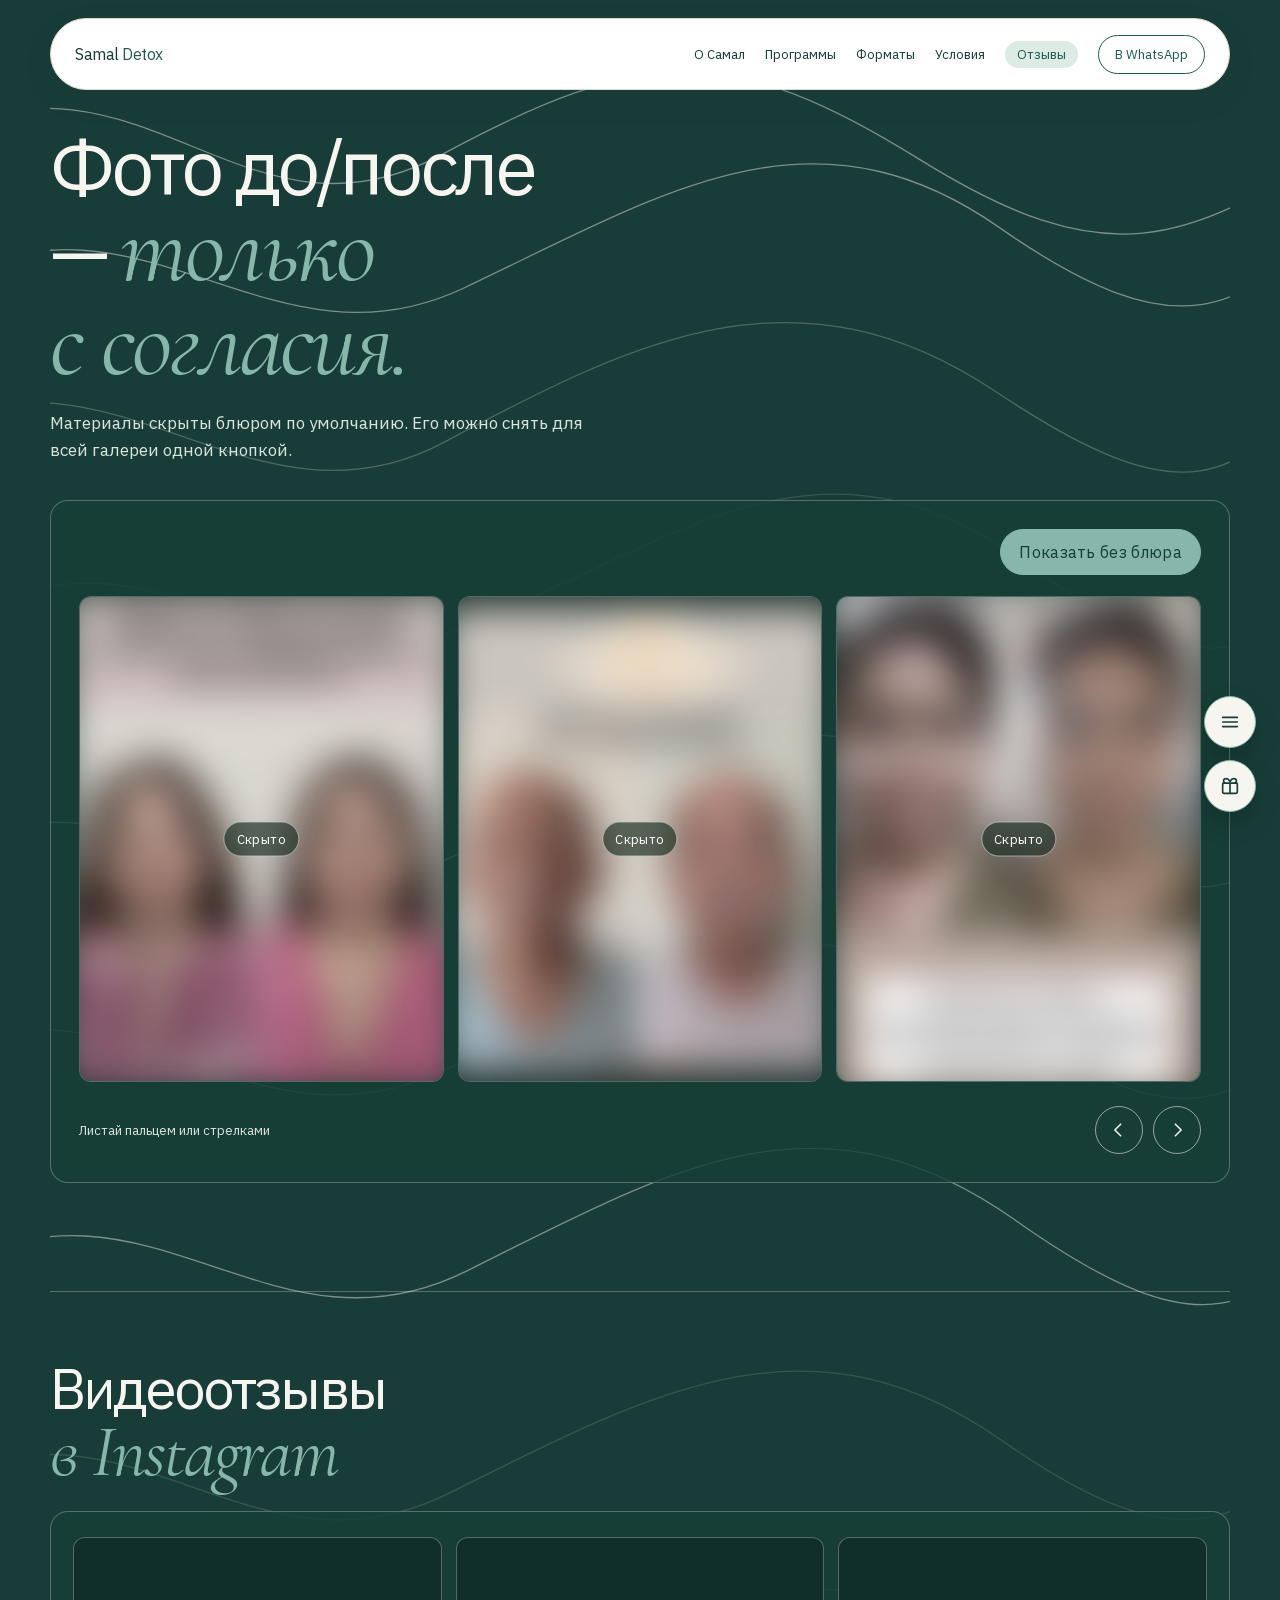
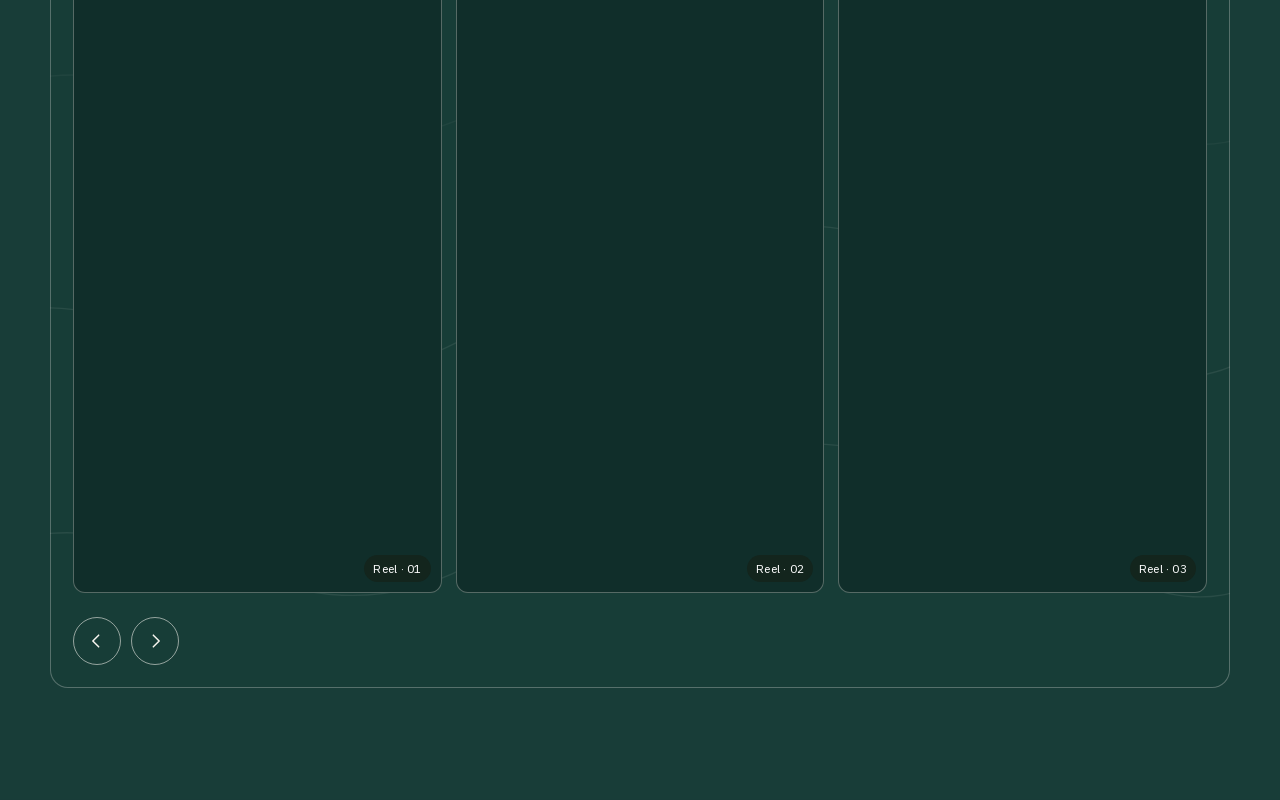
<file: materials.html>
<!doctype html>
<html class="is-blurred" lang="ru">
<head>
<meta charset="utf-8"><meta name="viewport" content="width=device-width,initial-scale=1">
<title>Материалы клиентов — Samal Detox</title>
<style>
@font-face{font-family:"Cormorant Garamond Local";src:url('assets/fonts/cormorant-garamond.woff2') format('woff2');font-style:italic;font-weight:400;font-display:swap}@font-face{font-family:"IBM Plex Sans Local";src:url('assets/fonts/ibm-plex-sans.woff2') format('woff2');font-style:normal;font-weight:400 700;font-display:swap}@font-face{font-family:SamalDisplay;src:url('assets/fonts/cormorant-garamond.woff2') format('woff2');font-style:italic;font-weight:400;font-display:swap}@font-face{font-family:SamalSans;src:url('assets/fonts/ibm-plex-sans.woff2') format('woff2');font-style:normal;font-weight:400 700;font-display:swap}
:root{--ink:#203427;--muted:#627064;--paper:#fbfcfa;--mist:#edf2eb;--line:#cfdbd0;--accent:#315d3d;--overlay:rgba(24,39,29,.82)}*{box-sizing:border-box}html{background:var(--paper);color:var(--ink);scroll-behavior:smooth;overflow-x:hidden;scrollbar-width:none}html::-webkit-scrollbar{display:none}body{margin:0;min-width:320px;font-family:SamalSans,system-ui,sans-serif}button{font:inherit}.shell{width:min(1180px,calc(100% - 40px));margin-inline:auto}.site-header{position:relative;z-index:4;background:#F7F5EF;border-bottom:1px solid #E4D9C8;color:#183D38}.site-header-inner{display:flex;align-items:center;justify-content:space-between;min-height:76px}.site-header .wordmark{font-weight:700;letter-spacing:-.03em;text-decoration:none;color:#183D38}.site-header .wordmark span{color:#205A50}.site-header nav{display:flex;align-items:center;gap:20px;font-size:13px}.site-header nav a{color:#183D38;text-decoration:none}.site-header nav a:not(.button):hover{text-decoration:underline;text-underline-offset:4px}.site-header .nav-current{padding:5px 12px;border-radius:999px;background:#DDEBE5;color:#205A50;font-weight:700}.site-header .button{display:inline-flex;align-items:center;justify-content:center;min-height:48px;padding:0 20px;border:1px solid #205A50;border-radius:999px;font:inherit;font-weight:700;text-decoration:none;color:#205A50}.site-header .button:hover{background:#205A50;color:#F7F5EF}@media(max-width:520px){.site-header nav{gap:9px}.site-header nav a:not(.button){display:none}.site-header-inner{min-height:68px}}/* Mobile header values live in the legal-match patch block below. */
    /* ===== Lead magnet: shake-the-tree popup ===== */
    .lead-magnet{padding:0;border:0;border-radius:36px;max-width:min(440px,92vw);max-height:min(680px,calc(100dvh - 32px));overflow-y:auto;overflow-x:hidden;overscroll-behavior:contain;background:#F7F5EF;color:#183D38;box-shadow:0 30px 70px color-mix(in srgb,#183D38 44%,transparent);opacity:0;transform:scale(.94) translateY(14px);transition:opacity .26s ease,transform .3s cubic-bezier(.22,1,.36,1),overlay .3s allow-discrete,display .3s allow-discrete}
    .lead-magnet[open]{opacity:1;transform:scale(1) translateY(0)}
    @starting-style{.lead-magnet[open]{opacity:0;transform:scale(.94) translateY(14px)}}
    .lead-magnet::backdrop{background:color-mix(in srgb,#183D38 58%,transparent);-webkit-backdrop-filter:blur(10px);backdrop-filter:blur(10px);opacity:0;transition:opacity .3s ease,overlay .3s allow-discrete,display .3s allow-discrete}
    .lead-magnet[open]::backdrop{opacity:1}
    @starting-style{.lead-magnet[open]::backdrop{opacity:0}}
    .lead-magnet-inner{position:relative;padding:34px 28px 30px;text-align:center}
    .lead-magnet-close{position:absolute;top:14px;right:14px;z-index:6;width:36px;height:36px;border:1px solid color-mix(in srgb,#205A50 35%,transparent);border-radius:50%;background:#F7F5EF;color:#205A50;font:22px/1 Plex,system-ui,sans-serif;cursor:pointer;transition:transform 160ms cubic-bezier(.23,1,.32,1),background 160ms ease}
    .lead-magnet-close:hover{transform:rotate(90deg);background:#DDEBE5}
    .lead-magnet h3{margin:0 0 10px;font-size:25px;line-height:1.18;letter-spacing:-.02em;padding-right:6px}
    .lead-magnet h3 em{font-family:"Cormorant Garamond Local",SamalDisplay,Georgia,serif;font-style:italic;font-weight:400;letter-spacing:-.02em;font-size:1.18em;color:#205A50}
    .lead-magnet-lead{margin:0 auto;max-width:29ch;font-size:14px;line-height:1.5;color:color-mix(in srgb,#183D38 78%,transparent)}
    .lead-magnet-scene{position:relative;margin:18px 0 0;padding:18px 0 16px;border-radius:28px;background:#101f35;box-shadow:inset 0 0 0 1px rgba(255,255,255,.08),0 18px 34px color-mix(in srgb,#183D38 22%,transparent);overflow:hidden}
    .lead-magnet-moon{position:absolute;top:14px;right:20px;width:34px;height:34px}
    .lead-magnet-tree{position:relative;width:250px;height:196px;margin:0 auto;touch-action:none;cursor:grab}
    .lead-magnet-tree:active{cursor:grabbing}
    .lead-magnet-tree-art{position:absolute;inset:0;width:100%;height:100%;overflow:visible}
    .lead-magnet-leaf-a{fill:#87B7AB}
    .lead-magnet-leaf-b{fill:#205A50}
    .lead-magnet-canopy{transform-origin:120px 130px;transition:transform .1s ease}
    .lead-magnet-tree.is-shaking .lead-magnet-canopy{animation:lead-tree-sway .16s ease-in-out infinite}
    .lead-magnet-fruit{position:absolute;width:16px;height:16px;border-radius:50%;background:radial-gradient(circle at 32% 28%,#ffcf8a,#e08a2e 62%,#b8631a);box-shadow:0 3px 5px rgba(0,0,0,.45)}
    .lead-magnet-tree.is-shaking .lead-magnet-fruit{animation:lead-fruit-jitter .16s ease-in-out infinite}
    @keyframes lead-fruit-jitter{0%,100%{transform:translate(0,0) rotate(0deg)}25%{transform:translate(1.5px,-1px) rotate(-7deg)}50%{transform:translate(-1.5px,1px) rotate(6deg)}75%{transform:translate(1px,1.5px) rotate(-5deg)}}
    @keyframes lead-tree-sway{0%,100%{transform:rotate(0deg)}50%{transform:rotate(1.6deg)}}
    .lead-magnet-fruit.is-falling{transition:transform .6s cubic-bezier(.4,.1,.7,.9),opacity .45s ease .3s;transform:translate(var(--fx,0),150px) rotate(220deg);opacity:0}
    .lead-magnet-hint{position:relative;z-index:1;margin:6px 0 0;color:#e8c98a;font-size:12px;font-weight:700;letter-spacing:.08em;text-transform:uppercase;opacity:1;visibility:visible;animation:lead-hint-pulse 1.6s ease-in-out infinite;transition:opacity .2s ease}
    .lead-magnet-hint.is-hidden{opacity:0;visibility:hidden;animation:none}
    @keyframes lead-hint-pulse{0%,100%{opacity:.55}50%{opacity:1}}
    .lead-magnet-cta{display:inline-flex;align-items:center;justify-content:center;min-height:48px;margin-top:18px;padding:0 26px;border:0;border-radius:999px;background:#205A50;color:#F7F5EF;font:700 15px/1 Plex,system-ui,sans-serif;cursor:pointer;opacity:0;visibility:hidden;transform:translateY(6px) scale(.96);pointer-events:none;transition:opacity .3s ease,transform .34s cubic-bezier(.34,1.56,.64,1),background .18s ease}
    .lead-magnet-cta:hover{background:#183D38}
    .lead-magnet-cta.is-visible{opacity:1;visibility:visible;transform:translateY(0) scale(1);pointer-events:auto}
    .lead-magnet-note{position:fixed;left:50%;bottom:24px;z-index:130;transform:translate(-50%,8px);max-width:min(320px,calc(100% - 32px));padding:14px 18px;border-radius:999px;background:#183D38;color:#F7F5EF;font-size:14px;line-height:1.3;text-align:center;box-shadow:0 16px 30px rgba(0,0,0,.22);opacity:0;pointer-events:none;transition:opacity .2s ease,transform .2s ease}
    .lead-magnet-note.is-visible{opacity:1;transform:translate(-50%,0)}
    @media(prefers-reduced-motion:reduce){.lead-magnet,.lead-magnet::backdrop{transition:none}.lead-magnet-tree.is-shaking .lead-magnet-fruit,.lead-magnet-tree.is-shaking .lead-magnet-canopy{animation:none}.lead-magnet-hint{animation:none;transition:none}.lead-magnet-fruit.is-falling{transition:opacity .3s ease}.lead-magnet-cta{transition:opacity .2s ease}}
    @media(max-width:480px){.lead-magnet-inner{padding:30px 20px 26px}.lead-magnet-scene{padding:16px 0 14px}.lead-magnet-tree{width:210px;height:164px}.lead-magnet-moon{width:28px;height:28px;top:12px;right:16px}}
.logo{color:var(--ink);font:700 26px/1 "IBM Plex Sans Local",SamalSans,system-ui,sans-serif;letter-spacing:-.03em;text-decoration:none}.logo span{color:var(--accent);font-family:"Cormorant Garamond Local",SamalDisplay,Georgia,serif;font-style:italic;font-weight:400}.back-link{color:var(--ink);font-size:14px;text-underline-offset:4px}main{padding:clamp(48px,8vw,96px) 0 clamp(56px,10vw,112px)}.intro{max-width:720px;margin-bottom:36px}h1{max-width:13ch;margin:0;font:700 clamp(45px,6vw,78px)/.94 "IBM Plex Sans Local",SamalSans,system-ui,sans-serif;letter-spacing:-.05em;text-wrap:balance}h1 em,h2 em{font-family:"Cormorant Garamond Local",SamalDisplay,Georgia,serif;font-style:italic;font-weight:400;letter-spacing:-.03em;font-size:1.3em;color:#87B7AB}.intro p{max-width:57ch;margin:20px 0 0;color:var(--muted);font-size:17px;line-height:1.6}.gallery-panel{padding:clamp(18px,3vw,28px);border:1px solid var(--line);border-radius:18px;background:var(--mist)}.gallery-top{display:flex;align-items:center;justify-content:flex-end;gap:16px;margin-bottom:18px}.gallery-count{margin:0;color:var(--muted);font-size:14px}.blur-toggle{min-height:46px;padding:0 18px;border:1px solid var(--accent);border-radius:999px;color:#fff;background:var(--accent);cursor:pointer;letter-spacing:.02em;transition:transform .18s ease,background .18s ease}.blur-toggle:hover{transform:translateY(-1px)}.blur-toggle:focus-visible,.arrow:focus-visible,.photo:focus-visible,.lightbox-close:focus-visible{outline:3px solid #6f997a;outline-offset:3px}.gallery-track{display:flex;gap:14px;overflow-x:auto;overscroll-behavior-x:contain;scroll-snap-type:x mandatory;scrollbar-width:none;touch-action:pan-y;padding:3px 0 10px}.gallery-track::-webkit-scrollbar{display:none}.gallery-card{flex:0 0 calc((100% - 28px)/3);min-width:0;margin:0;scroll-snap-align:start}.photo{position:relative;display:block;width:100%;aspect-ratio:3/4;overflow:hidden;padding:0;border:1px solid var(--line);border-radius:12px;background:#dfe7df;cursor:zoom-in}.photo img{display:block;width:100%;height:100%;object-fit:contain;background:#e4ebe3;transition:filter .25s ease,transform .25s ease}.photo:hover img{transform:scale(1.015)}.spoiler-label{position:absolute;inset:50% auto auto 50%;display:none;padding:8px 12px;border:1px solid rgba(255,255,255,.5);border-radius:999px;color:#fff;background:rgba(25,45,31,.66);font-size:13px;letter-spacing:.03em;transform:translate(-50%,-50%)}.is-blurred .photo img,.is-blurred .lightbox-image{filter:blur(18px) saturate(.55);transform:scale(1.08)}.is-blurred .spoiler-label{display:block}.gallery-controls{display:flex;align-items:center;justify-content:space-between;gap:16px;margin-top:14px}.gallery-hint{color:var(--muted);font-size:13px}.arrows{display:flex;gap:10px}.arrow{display:grid;place-items:center;width:48px;height:48px;border:1px solid var(--accent);border-radius:50%;color:var(--accent);background:var(--paper);cursor:pointer;transition:background .18s ease,color .18s ease,transform .18s ease}.arrow:hover{color:#fff;background:var(--accent);transform:translateY(-1px)}.arrow svg,.lightbox-close svg{width:20px;height:20px;fill:none;stroke:currentColor;stroke-linecap:round;stroke-linejoin:round;stroke-width:1.8}.site-footer{padding:22px 0 32px;border-top:1px solid var(--line);color:var(--muted);font-size:13px}.lightbox{width:min(960px,calc(100% - 32px));max-height:calc(100dvh - 32px);padding:18px;border:0;border-radius:16px;background:#142319;color:#fff;box-shadow:0 24px 80px rgba(0,0,0,.42)}.lightbox::backdrop{background:var(--overlay);backdrop-filter:blur(5px)}.lightbox-body{display:grid;grid-template-rows:auto 1fr auto;gap:12px;max-height:calc(100dvh - 68px)}.lightbox-header{display:flex;align-items:center;justify-content:space-between;gap:16px}.lightbox-status{color:#d7e4d9;font-size:14px}.lightbox-close{display:grid;place-items:center;width:44px;height:44px;padding:0;border:1px solid rgba(255,255,255,.4);border-radius:50%;color:#fff;background:transparent;cursor:pointer}.lightbox-image{display:block;width:100%;max-height:calc(100dvh - 190px);object-fit:contain;border-radius:8px;background:#0f1a12;transition:filter .25s ease,transform .25s ease}.lightbox-nav{display:flex;justify-content:space-between;gap:12px}.lightbox-nav .arrow{color:#fff;border-color:rgba(255,255,255,.45);background:transparent}.lightbox-nav .arrow:hover{color:var(--ink);background:#fff}@media(max-width:760px){.shell{width:min(100% - 28px,640px)}h1{font-size:clamp(42px,13vw,60px)}.intro p{font-size:16px}.gallery-panel{padding:14px;border-radius:14px}.gallery-top{align-items:flex-start;flex-direction:column}.blur-toggle{width:100%}.gallery-card{flex-basis:82%}.gallery-controls{align-items:flex-end}.gallery-hint{max-width:18ch;line-height:1.45}}@media(prefers-reduced-motion:reduce){*,*::before,*::after{scroll-behavior:auto!important;transition:none!important}}
.instagram-reviews{margin:0 0 48px;border-top:1px solid var(--line);border-bottom:1px solid var(--line)}.reviews-heading{display:flex;align-items:baseline;justify-content:space-between;gap:16px;padding:18px 0}.reviews-heading h2{margin:0;font:700 clamp(28px,3vw,40px)/.98 "IBM Plex Sans Local",SamalSans,system-ui,sans-serif;letter-spacing:-.05em}.reviews-heading span{color:var(--muted);font-size:13px}.instagram-list{display:grid;grid-template-columns:repeat(2,minmax(0,1fr));border-top:1px solid var(--line)}.ig-row{display:grid;grid-template-columns:36px 1fr auto 20px;align-items:center;gap:12px;min-width:0;padding:17px 0;border:0;border-bottom:1px solid var(--line);color:var(--ink);background:transparent;text-align:left;cursor:pointer}.ig-row:nth-child(odd){padding-right:22px;border-right:1px solid var(--line)}.ig-row:nth-child(even){padding-left:22px}.ig-row:hover{color:var(--accent)}.ig-row:focus-visible{outline:3px solid #6f997a;outline-offset:-3px}.ig-order{color:var(--muted);font-size:12px;font-variant-numeric:tabular-nums}.ig-kind{font-size:15px;font-weight:600}.ig-id{overflow:hidden;color:var(--muted);font-size:13px;text-align:right;text-overflow:ellipsis;white-space:nowrap}.ig-row svg{width:18px;height:18px;fill:none;stroke:currentColor;stroke-linecap:round;stroke-linejoin:round;stroke-width:1.8}.instagram-player{width:min(560px,calc(100% - 28px));height:min(760px,calc(100dvh - 28px));padding:0;border:0;border-radius:16px;background:var(--paper);box-shadow:0 24px 80px rgba(0,0,0,.42);overflow:hidden}.instagram-player::backdrop{background:var(--overlay);backdrop-filter:blur(5px)}.instagram-player-inner{display:grid;grid-template-rows:auto minmax(0,1fr);height:100%}.instagram-player-head{display:flex;align-items:center;justify-content:space-between;gap:12px;padding:12px 14px;border-bottom:1px solid var(--line)}.instagram-player-title{min-width:0;overflow:hidden;font-size:14px;font-weight:600;text-overflow:ellipsis;white-space:nowrap}.instagram-actions{display:flex;align-items:center;gap:10px}.instagram-original{color:var(--ink);font-size:13px;text-underline-offset:4px}.instagram-frame{width:100%;height:100%;border:0;background:#fff}@media(max-width:760px){.instagram-reviews{margin-bottom:36px}.instagram-list{grid-template-columns:1fr}.ig-row:nth-child(odd){padding-right:0;border-right:0}.ig-row:nth-child(even){padding-left:0}.reviews-heading{padding:16px 0}.reviews-heading h2{font-size:32px}.instagram-player{height:min(720px,calc(100dvh - 20px));border-radius:12px}}.instagram-video-section{margin-top:clamp(56px,9vw,108px);padding-top:clamp(40px,6vw,68px);border-top:1px solid var(--line)}.video-heading{display:flex;align-items:end;justify-content:space-between;gap:28px;margin-bottom:24px}.video-heading h2{max-width:13ch;margin:0;font:700 clamp(34px,4.4vw,58px)/.98 "IBM Plex Sans Local",SamalSans,system-ui,sans-serif;letter-spacing:-.05em}.video-heading p{max-width:35ch;margin:0;color:var(--muted);font-size:15px;line-height:1.55}.video-gallery{padding:clamp(14px,2vw,22px);border:1px solid var(--line);border-radius:18px;background:var(--mist)}.video-track{display:flex;gap:14px;overflow-x:auto;overscroll-behavior-x:contain;scroll-snap-type:x mandatory;scrollbar-width:none;touch-action:pan-y;padding:3px 0 10px}.video-track::-webkit-scrollbar{display:none}.video-card{position:relative;flex:0 0 calc((100% - 28px)/3);min-width:0;aspect-ratio:9/16;margin:0;overflow:hidden;border:1px solid var(--line);border-radius:12px;background:#fff;scroll-snap-align:start}.video-card iframe{display:block;width:100%;height:100%;border:0;pointer-events:none}.video-preview{position:absolute;inset:0;display:block;width:100%;height:100%;padding:0;border:0;background:transparent;cursor:pointer}.video-preview::after{position:absolute;inset:0;content:'';background:transparent}.video-card-label{position:absolute;right:10px;bottom:10px;padding:6px 9px;border-radius:999px;color:#fff;background:rgba(20,35,25,.76);font-size:12px;letter-spacing:.02em}.video-preview:hover .video-card-label{background:var(--accent)}.video-preview:focus-visible{outline:3px solid #6f997a;outline-offset:3px}.video-controls{display:flex;align-items:center;justify-content:space-between;gap:16px;margin-top:14px}.video-count{color:var(--muted);font-size:13px}@media(max-width:760px){.instagram-video-section{margin-top:58px;padding-top:40px}.video-heading{display:block;margin-bottom:20px}.video-heading h2{font-size:40px}.video-heading p{margin-top:12px}.video-gallery{padding:14px;border-radius:14px}.video-card{flex-basis:82%}}:root{--materials-dark:#183D38;--materials-soft:#F7F5EF;--materials-line:color-mix(in srgb,#F7F5EF 44%,transparent);--materials-muted:color-mix(in srgb,#F7F5EF 72%,#87B7AB)}html{background:var(--materials-dark);color:var(--materials-soft)}body{background:var(--materials-dark);color:var(--materials-soft)}main[data-od-id="materials-main"]{position:relative;isolation:isolate;background:var(--materials-dark);color:var(--materials-soft);box-shadow:0 0 0 100vmax var(--materials-dark);clip-path:inset(0 -100vmax);overflow:hidden}main[data-od-id="materials-main"]>*:not(.materials-water-lines){position:relative;z-index:1}.materials-water-lines{position:absolute;z-index:0;inset:0 50% 0 auto;width:100vw;height:100%;transform:translateX(50%);color:var(--materials-line);pointer-events:none}.materials-water-lines path{fill:none;stroke:currentColor;stroke-width:1.3;vector-effect:non-scaling-stroke}.materials-water-lines path:nth-child(3n){opacity:.52}.materials-water-lines path:nth-child(4n){opacity:.3}main[data-od-id="materials-main"] h1,main[data-od-id="materials-main"] h2{color:var(--materials-soft)}main[data-od-id="materials-main"] .intro p,main[data-od-id="materials-main"] .video-heading p,main[data-od-id="materials-main"] .gallery-count,main[data-od-id="materials-main"] .gallery-hint,main[data-od-id="materials-main"] .video-count{color:var(--materials-muted)}main[data-od-id="materials-main"] .gallery-panel,main[data-od-id="materials-main"] .video-gallery{border-color:color-mix(in srgb,var(--materials-soft) 28%,transparent);background:color-mix(in srgb,var(--materials-dark) 82%,transparent)}main[data-od-id="materials-main"] .instagram-video-section{border-top-color:color-mix(in srgb,var(--materials-soft) 28%,transparent)}main[data-od-id="materials-main"] .photo,main[data-od-id="materials-main"] .video-card{border-color:color-mix(in srgb,var(--materials-soft) 30%,transparent);background:#102e2a}main[data-od-id="materials-main"] .photo img{background:#102e2a}main[data-od-id="materials-main"] .blur-toggle{border-color:#87B7AB;background:#87B7AB;color:#183D38;font-weight:700}main[data-od-id="materials-main"] .arrow{border-color:color-mix(in srgb,var(--materials-soft) 56%,transparent);background:transparent;color:var(--materials-soft)}main[data-od-id="materials-main"] .arrow:hover{border-color:var(--eucalyptus);background:var(--eucalyptus);color:#183D38}.site-footer{position:relative;z-index:1;border-top-color:color-mix(in srgb,var(--materials-soft) 28%,transparent);color:var(--materials-muted)}.site-footer::before{position:absolute;inset:0 50% 0 auto;z-index:-1;width:100vw;content:'';transform:translateX(50%);background:var(--materials-dark)}.back-to-top{position:fixed;right:24px;bottom:24px;z-index:20;display:grid;place-items:center;width:52px;height:52px;padding:0;border:1px solid var(--eucalyptus);border-radius:50%;background:#102e2a;color:var(--materials-soft);box-shadow:0 12px 26px rgba(0,0,0,.22);opacity:0;visibility:hidden;transform:translateY(8px);transition:opacity .2s ease,visibility .2s ease,transform .2s ease,background .18s ease;cursor:pointer}.back-to-top.is-visible{opacity:1;visibility:visible;transform:translateY(0)}.back-to-top:hover{background:var(--eucalyptus);color:#183D38;transform:translateY(-2px)}.back-to-top svg{width:20px;height:20px;fill:none;stroke:currentColor;stroke-width:1.8;stroke-linecap:round;stroke-linejoin:round}@media(max-width:760px){.back-to-top{right:16px;bottom:16px}main[data-od-id="materials-main"]{overflow:hidden}.materials-water-lines{width:160vw;transform:translateX(45%)}}@media(prefers-reduced-motion:reduce){.back-to-top{transition:none}}</style>
<style>
.site-quick-menu{position:fixed;right:24px;bottom:152px;z-index:21}.quick-menu-toggle{display:grid;place-items:center;width:52px;height:52px;padding:0;border:1px solid #87B7AB;border-radius:50%;background:#F7F5EF;color:#183D38;font:700 11px/1 "IBM Plex Sans Local",system-ui,sans-serif;letter-spacing:.12em;text-transform:uppercase;box-shadow:0 12px 26px rgba(0,0,0,.18);cursor:pointer;transition:transform .18s ease,background .18s ease,color .18s ease}.quick-menu-toggle:hover,.quick-menu-toggle[aria-expanded="true"]{background:#87B7AB;color:#183D38;transform:translateY(-2px)}.quick-menu-toggle svg{width:22px;height:22px;fill:none;stroke:currentColor;stroke-width:1.8;stroke-linecap:round}.quick-menu-toggle:focus-visible,.quick-menu-panel a:focus-visible{outline:3px solid #87B7AB;outline-offset:4px}.quick-menu-panel{position:absolute;right:0;bottom:64px;width:min(256px,calc(100vw - 32px));padding:10px;border:1px solid rgba(24,61,56,.18);border-radius:16px;background:#F7F5EF;box-shadow:0 18px 44px rgba(0,0,0,.22)}.quick-menu-panel[hidden]{display:none}.quick-menu-panel a{display:flex;align-items:center;min-height:42px;padding:0 12px;border-radius:10px;color:#183D38;font:500 14px/1.3 "IBM Plex Sans Local",system-ui,sans-serif;text-decoration:none}.quick-menu-panel a:hover{background:#DDEBE5;color:#205A50}.lead-magnet-fab{position:fixed;right:24px;bottom:88px;z-index:21;display:grid;place-items:center;width:52px;height:52px;padding:0;border:1px solid #87B7AB;border-radius:50%;background:#F7F5EF;color:#183D38;box-shadow:0 12px 26px rgba(0,0,0,.18);cursor:pointer;transition:transform .18s ease,background .18s ease,color .18s ease}.lead-magnet-fab:hover{background:#87B7AB;color:#183D38;transform:translateY(-2px)}.lead-magnet-fab svg{width:22px;height:22px;fill:none;stroke:currentColor;stroke-width:1.8;stroke-linecap:round;stroke-linejoin:round}.lead-magnet-fab:focus-visible{outline:3px solid #87B7AB;outline-offset:4px}@media(max-width:760px){.site-quick-menu{right:16px;bottom:144px}.quick-menu-panel{bottom:62px}.lead-magnet-fab{right:16px;bottom:80px}}@media(prefers-reduced-motion:reduce){.quick-menu-toggle,.lead-magnet-fab{transition:none}}
</style><style>
@font-face{font-family:"IBM Plex Sans Local";src:url("assets/fonts/ibm-plex-sans.woff2") format("woff2");font-style:normal;font-weight:400 700;font-display:swap}
</style><style>
  /* Match legal header size at every breakpoint: 70px bar + 12px padding + small Telegram button. */
  [data-od-id="materials-header"] .site-header-inner{width:min(1180px,calc(100% - 40px));min-height:70px;padding:12px 24px}
  [data-od-id="materials-navigation"] [data-od-id="materials-telegram"]{min-height:0;padding:10px 16px}
  @media(min-width:1100px){[data-od-id="materials-header"] .site-header-inner{width:min(1180px,calc(100% - 80px))}}
  @media(max-width:480px){[data-od-id="materials-header"] .site-header-inner{min-height:62px;padding:10px 16px}[data-od-id="materials-navigation"]{gap:8px}[data-od-id="materials-navigation"] [data-od-id="materials-telegram"]{padding:10px 12px}}
  [data-od-id="materials-header"]{position:absolute;top:18px;left:50%;z-index:30;width:min(1180px,calc(100% - 40px));transform:translateX(-50%);background:#fff;border:1px solid #E4D9C8;border-radius:999px;box-shadow:0 10px 28px rgba(24,61,56,.12)}
  [data-od-id="materials-header"] .site-header-inner{width:100%}
  [data-od-id="materials-main"]{padding-top:130px}
  @media(min-width:1100px){[data-od-id="materials-header"]{width:min(1180px,calc(100% - 80px))}}
  @media(max-width:480px){[data-od-id="materials-header"]{top:12px}[data-od-id="materials-main"]{padding-top:108px}}
  @media(max-width:760px){
    #gallery-track,#video-track{gap:24px;padding:3px 24px 10px;scroll-padding-inline:24px}
    #gallery-track .gallery-card,#video-track .video-card{flex:0 0 100%;scroll-snap-align:center;scroll-snap-stop:always}
  }
</style>
<style>
/* WhatsApp links inherit the existing Samal button system. */
a[data-contact="whatsapp"]{text-decoration:none;max-width:100%;overflow-wrap:anywhere}
.site-header a[data-contact="whatsapp"],header .nav-cta[data-contact="whatsapp"]{white-space:nowrap;overflow-wrap:normal}
.lead-magnet-cta[data-contact="whatsapp"]{font-family:inherit}
.program-question-telegram[data-contact="whatsapp"]{cursor:pointer;opacity:1}
.program-question-telegram[data-contact="whatsapp"]:hover{background:var(--primary);color:var(--background)}
a[data-contact="whatsapp"]:focus-visible{outline:2px solid currentColor;outline-offset:4px}
@media(max-width:480px){.site-header a[data-contact="whatsapp"],header .nav-cta[data-contact="whatsapp"]{font-size:12px}}
</style>
</head>
<body>
<header class="site-header" data-od-id="materials-header"><div class="shell site-header-inner"><a class="wordmark" href="index.html" data-od-id="materials-wordmark">Samal <span>Detox</span></a><nav aria-label="Основная навигация" data-od-id="materials-navigation"><a href="about.html" data-od-id="nav-trust">О Самал</a><a href="index.html#programs" data-od-id="nav-programs">Программы</a><a href="about.html?formats=1#formats" data-od-id="nav-formats">Форматы</a><a href="legal.html" data-od-id="nav-legal">Условия</a><span class="nav-current" data-od-id="nav-materials" aria-current="page">Отзывы</span><a class="button" data-od-id="materials-telegram" href="https://wa.me/77081243271?text=%D0%A1%D0%B0%D0%BC%D0%B0%D0%BB%2C+%D0%B7%D0%B4%D1%80%D0%B0%D0%B2%D1%81%D1%82%D0%B2%D1%83%D0%B9%D1%82%D0%B5%21+%D0%9F%D0%B8%D1%88%D1%83+%D0%BF%D0%BE%D1%81%D0%BB%D0%B5+%D0%BF%D1%80%D0%BE%D1%81%D0%BC%D0%BE%D1%82%D1%80%D0%B0+%D0%BE%D1%82%D0%B7%D1%8B%D0%B2%D0%BE%D0%B2+%D0%B8+%D1%84%D0%BE%D1%82%D0%BE+%D0%BD%D0%B0+%D1%81%D0%B0%D0%B9%D1%82%D0%B5+Samal+Detox.+%D0%A5%D0%BE%D1%87%D1%83+%D1%83%D0%B7%D0%BD%D0%B0%D1%82%D1%8C+%D0%B1%D0%BE%D0%BB%D1%8C%D1%88%D0%B5+%D0%BE+%D0%BF%D1%80%D0%BE%D0%B3%D1%80%D0%B0%D0%BC%D0%BC%D0%B0%D1%85+%D0%B8+%D1%83%D1%81%D0%BB%D0%BE%D0%B2%D0%B8%D1%8F%D1%85+%D1%83%D1%87%D0%B0%D1%81%D1%82%D0%B8%D1%8F." target="_blank" rel="noopener noreferrer" data-contact="whatsapp">В WhatsApp</a></nav></div></header>
<main class="shell" data-od-id="materials-main"><svg class="materials-water-lines" viewBox="0 0 1440 1900" preserveAspectRatio="none" aria-hidden="true"><path d="M-80 110C160 22 272 208 498 122S824 34 1034 126s300 70 486-18"/><path d="M-70 226c228-92 370 76 592 2s390-152 602-48 272 62 392-12"/><path d="M-90 344c210-88 372 88 590 6s398-144 620-40 268 68 390-16"/><path d="M-60 496c238-104 362 68 600-4s388-160 614-46 274 66 374-18"/><path d="M-84 680c238-94 360 78 594-2s400-148 620-42 280 72 396-12"/><path d="M-92 842c220-90 368 82 596 4s392-154 614-44 276 72 402-14"/><path d="M-72 1010c238-100 370 76 598-4s394-150 616-40 272 70 390-16"/><path d="M-86 1180c228-94 364 82 592 2s404-148 620-42 274 64 400-18"/><path d="M-74 1360c236-104 374 72 602-2s388-158 612-44 284 66 396-18"/><path d="M-90 1540c224-96 364 80 592 2s396-150 620-42 270 66 400-18"/><path d="M-76 1720c236-100 372 78 600-4s392-150 614-42 278 68 392-16"/></svg><section aria-labelledby="gallery-title" data-od-id="consent-gallery-section"><div class="intro"><h1 id="gallery-title" data-od-id="gallery-title">Фото до/после — <em>только с согласия.</em></h1><p>Материалы скрыты блюром по умолчанию. Его можно снять для всей галереи одной кнопкой.</p></div><div class="gallery-panel" data-od-id="consent-gallery"><div class="gallery-top"><button class="blur-toggle" type="button" id="blur-toggle" aria-pressed="true" data-od-id="toggle-blur">Показать без блюра</button></div><div class="gallery-track" id="gallery-track" aria-label="Галерея отзывов и результатов"><figure class="gallery-card" data-od-id="review-photo-1"><button class="photo" type="button" data-photo-index="0" aria-label="Открыть фото 1 из 66"><img src="gallery/mufmfr9n-WhatsApp-Image-2026-09-24-at-19.19.41.jpeg" alt="Материал клиента 1" loading="eager"><span class="spoiler-label" aria-hidden="true">Скрыто</span></button></figure><figure class="gallery-card" data-od-id="review-photo-2"><button class="photo" type="button" data-photo-index="1" aria-label="Открыть фото 2 из 66"><img src="gallery/mufmfr9t-WhatsApp-Image-2026-09-24-at-19.19.41-_1_.jpeg" alt="Материал клиента 2" loading="eager"><span class="spoiler-label" aria-hidden="true">Скрыто</span></button></figure><figure class="gallery-card" data-od-id="review-photo-3"><button class="photo" type="button" data-photo-index="2" aria-label="Открыть фото 3 из 66"><img src="gallery/mufmfrah-WhatsApp-Image-2026-09-24-at-19.19.40-_2_.jpeg" alt="Материал клиента 3" loading="eager"><span class="spoiler-label" aria-hidden="true">Скрыто</span></button></figure><figure class="gallery-card" data-od-id="review-photo-4"><button class="photo" type="button" data-photo-index="3" aria-label="Открыть фото 4 из 66"><img src="gallery/mufmfrak-WhatsApp-Image-2026-09-24-at-19.19.40.jpeg" alt="Материал клиента 4" loading="lazy"><span class="spoiler-label" aria-hidden="true">Скрыто</span></button></figure><figure class="gallery-card" data-od-id="review-photo-5"><button class="photo" type="button" data-photo-index="4" aria-label="Открыть фото 5 из 66"><img src="gallery/mufmfrb5-WhatsApp-Image-2026-09-24-at-19.19.39.jpeg" alt="Материал клиента 5" loading="lazy"><span class="spoiler-label" aria-hidden="true">Скрыто</span></button></figure><figure class="gallery-card" data-od-id="review-photo-6"><button class="photo" type="button" data-photo-index="5" aria-label="Открыть фото 6 из 66"><img src="gallery/mufmfrb8-WhatsApp-Image-2026-09-24-at-19.19.38-_1_.jpeg" alt="Материал клиента 6" loading="lazy"><span class="spoiler-label" aria-hidden="true">Скрыто</span></button></figure><figure class="gallery-card" data-od-id="review-photo-7"><button class="photo" type="button" data-photo-index="6" aria-label="Открыть фото 7 из 66"><img src="gallery/mufmfrai-WhatsApp-Image-2026-09-24-at-19.19.40-_1_.jpeg" alt="Материал клиента 7" loading="lazy"><span class="spoiler-label" aria-hidden="true">Скрыто</span></button></figure><figure class="gallery-card" data-od-id="review-photo-8"><button class="photo" type="button" data-photo-index="7" aria-label="Открыть фото 8 из 66"><img src="gallery/mufmfral-WhatsApp-Image-2026-09-24-at-19.19.39-_1_.jpeg" alt="Материал клиента 8" loading="lazy"><span class="spoiler-label" aria-hidden="true">Скрыто</span></button></figure><figure class="gallery-card" data-od-id="review-photo-9"><button class="photo" type="button" data-photo-index="8" aria-label="Открыть фото 9 из 66"><img src="gallery/mufmfrb9-WhatsApp-Image-2026-09-24-at-19.19.38.jpeg" alt="Материал клиента 9" loading="lazy"><span class="spoiler-label" aria-hidden="true">Скрыто</span></button></figure><figure class="gallery-card" data-od-id="review-photo-10"><button class="photo" type="button" data-photo-index="9" aria-label="Открыть фото 10 из 66"><img src="gallery/mufmfrba-WhatsApp-Image-2026-09-24-at-19.19.36-_1_.jpeg" alt="Материал клиента 10" loading="lazy"><span class="spoiler-label" aria-hidden="true">Скрыто</span></button></figure><figure class="gallery-card" data-od-id="review-photo-11"><button class="photo" type="button" data-photo-index="10" aria-label="Открыть фото 11 из 66"><img src="gallery/mufmfrba-WhatsApp-Image-2026-09-24-at-19.19.37-_1_.jpeg" alt="Материал клиента 11" loading="lazy"><span class="spoiler-label" aria-hidden="true">Скрыто</span></button></figure><figure class="gallery-card" data-od-id="review-photo-12"><button class="photo" type="button" data-photo-index="11" aria-label="Открыть фото 12 из 66"><img src="gallery/mufmfrba-WhatsApp-Image-2026-09-24-at-19.19.37.jpeg" alt="Материал клиента 12" loading="lazy"><span class="spoiler-label" aria-hidden="true">Скрыто</span></button></figure><figure class="gallery-card" data-od-id="review-photo-13"><button class="photo" type="button" data-photo-index="12" aria-label="Открыть фото 13 из 66"><img src="gallery/mufmfrbi-WhatsApp-Image-2026-09-24-at-19.19.36.jpeg" alt="Материал клиента 13" loading="lazy"><span class="spoiler-label" aria-hidden="true">Скрыто</span></button></figure><figure class="gallery-card" data-od-id="review-photo-14"><button class="photo" type="button" data-photo-index="13" aria-label="Открыть фото 14 из 66"><img src="gallery/mufmfrbk-WhatsApp-Image-2026-09-24-at-19.19.35-_1_.jpeg" alt="Материал клиента 14" loading="lazy"><span class="spoiler-label" aria-hidden="true">Скрыто</span></button></figure><figure class="gallery-card" data-od-id="review-photo-15"><button class="photo" type="button" data-photo-index="14" aria-label="Открыть фото 15 из 66"><img src="gallery/mufmfrbk-WhatsApp-Image-2026-09-24-at-19.19.35-_2_.jpeg" alt="Материал клиента 15" loading="lazy"><span class="spoiler-label" aria-hidden="true">Скрыто</span></button></figure><figure class="gallery-card" data-od-id="review-photo-16"><button class="photo" type="button" data-photo-index="15" aria-label="Открыть фото 16 из 66"><img src="gallery/mufmfrbl-WhatsApp-Image-2026-09-24-at-19.19.35.jpeg" alt="Материал клиента 16" loading="lazy"><span class="spoiler-label" aria-hidden="true">Скрыто</span></button></figure><figure class="gallery-card" data-od-id="review-photo-17"><button class="photo" type="button" data-photo-index="16" aria-label="Открыть фото 17 из 66"><img src="gallery/mufmfrbn-WhatsApp-Image-2026-09-24-at-19.19.34-_1_.jpeg" alt="Материал клиента 17" loading="lazy"><span class="spoiler-label" aria-hidden="true">Скрыто</span></button></figure><figure class="gallery-card" data-od-id="review-photo-18"><button class="photo" type="button" data-photo-index="17" aria-label="Открыть фото 18 из 66"><img src="gallery/mufmfrbo-WhatsApp-Image-2026-09-24-at-19.19.34.jpeg" alt="Материал клиента 18" loading="lazy"><span class="spoiler-label" aria-hidden="true">Скрыто</span></button></figure><figure class="gallery-card" data-od-id="review-photo-19"><button class="photo" type="button" data-photo-index="18" aria-label="Открыть фото 19 из 66"><img src="gallery/mufmfrbp-WhatsApp-Image-2026-09-24-at-19.19.33-_1_.jpeg" alt="Материал клиента 19" loading="lazy"><span class="spoiler-label" aria-hidden="true">Скрыто</span></button></figure><figure class="gallery-card" data-od-id="review-photo-20"><button class="photo" type="button" data-photo-index="19" aria-label="Открыть фото 20 из 66"><img src="gallery/mufmfrbr-WhatsApp-Image-2026-09-24-at-19.19.33.jpeg" alt="Материал клиента 20" loading="lazy"><span class="spoiler-label" aria-hidden="true">Скрыто</span></button></figure><figure class="gallery-card" data-od-id="review-photo-21"><button class="photo" type="button" data-photo-index="20" aria-label="Открыть фото 21 из 66"><img src="gallery/mufmfrbs-WhatsApp-Image-2026-09-24-at-19.19.32-_1_.jpeg" alt="Материал клиента 21" loading="lazy"><span class="spoiler-label" aria-hidden="true">Скрыто</span></button></figure><figure class="gallery-card" data-od-id="review-photo-22"><button class="photo" type="button" data-photo-index="21" aria-label="Открыть фото 22 из 66"><img src="gallery/mufmfrbt-WhatsApp-Image-2026-09-24-at-19.19.32.jpeg" alt="Материал клиента 22" loading="lazy"><span class="spoiler-label" aria-hidden="true">Скрыто</span></button></figure><figure class="gallery-card" data-od-id="review-photo-23"><button class="photo" type="button" data-photo-index="22" aria-label="Открыть фото 23 из 66"><img src="gallery/mufmfrbv-WhatsApp-Image-2026-09-24-at-19.19.30-_1_.jpeg" alt="Материал клиента 23" loading="lazy"><span class="spoiler-label" aria-hidden="true">Скрыто</span></button></figure><figure class="gallery-card" data-od-id="review-photo-24"><button class="photo" type="button" data-photo-index="23" aria-label="Открыть фото 24 из 66"><img src="gallery/mufmfrby-WhatsApp-Image-2026-09-24-at-19.19.30.jpeg" alt="Материал клиента 24" loading="lazy"><span class="spoiler-label" aria-hidden="true">Скрыто</span></button></figure><figure class="gallery-card" data-od-id="review-photo-25"><button class="photo" type="button" data-photo-index="24" aria-label="Открыть фото 25 из 66"><img src="gallery/mufmfrc4-WhatsApp-Image-2026-09-24-at-19.19.29-_1_.jpeg" alt="Материал клиента 25" loading="lazy"><span class="spoiler-label" aria-hidden="true">Скрыто</span></button></figure><figure class="gallery-card" data-od-id="review-photo-26"><button class="photo" type="button" data-photo-index="25" aria-label="Открыть фото 26 из 66"><img src="gallery/mufmfrc7-WhatsApp-Image-2026-09-24-at-19.19.29.jpeg" alt="Материал клиента 26" loading="lazy"><span class="spoiler-label" aria-hidden="true">Скрыто</span></button></figure><figure class="gallery-card" data-od-id="review-photo-27"><button class="photo" type="button" data-photo-index="26" aria-label="Открыть фото 27 из 66"><img src="gallery/mufmfrc9-WhatsApp-Image-2026-09-24-at-19.19.28-_2_.jpeg" alt="Материал клиента 27" loading="lazy"><span class="spoiler-label" aria-hidden="true">Скрыто</span></button></figure><figure class="gallery-card" data-od-id="review-photo-28"><button class="photo" type="button" data-photo-index="27" aria-label="Открыть фото 28 из 66"><img src="gallery/mufmfrcc-WhatsApp-Image-2026-09-24-at-19.19.28-_1_.jpeg" alt="Материал клиента 28" loading="lazy"><span class="spoiler-label" aria-hidden="true">Скрыто</span></button></figure><figure class="gallery-card" data-od-id="review-photo-29"><button class="photo" type="button" data-photo-index="28" aria-label="Открыть фото 29 из 66"><img src="gallery/mufmfrcg-WhatsApp-Image-2026-09-24-at-19.19.28.jpeg" alt="Материал клиента 29" loading="lazy"><span class="spoiler-label" aria-hidden="true">Скрыто</span></button></figure><figure class="gallery-card" data-od-id="review-photo-30"><button class="photo" type="button" data-photo-index="29" aria-label="Открыть фото 30 из 66"><img src="gallery/mufmfrch-WhatsApp-Image-2026-09-24-at-19.19.27-_2_.jpeg" alt="Материал клиента 30" loading="lazy"><span class="spoiler-label" aria-hidden="true">Скрыто</span></button></figure><figure class="gallery-card" data-od-id="review-photo-31"><button class="photo" type="button" data-photo-index="30" aria-label="Открыть фото 31 из 66"><img src="gallery/mufmfrck-WhatsApp-Image-2026-09-24-at-19.19.27-_1_.jpeg" alt="Материал клиента 31" loading="lazy"><span class="spoiler-label" aria-hidden="true">Скрыто</span></button></figure><figure class="gallery-card" data-od-id="review-photo-32"><button class="photo" type="button" data-photo-index="31" aria-label="Открыть фото 32 из 66"><img src="gallery/mufmfrcp-WhatsApp-Image-2026-09-24-at-19.19.27.jpeg" alt="Материал клиента 32" loading="lazy"><span class="spoiler-label" aria-hidden="true">Скрыто</span></button></figure><figure class="gallery-card" data-od-id="review-photo-33"><button class="photo" type="button" data-photo-index="32" aria-label="Открыть фото 33 из 66"><img src="gallery/mufmfrcr-WhatsApp-Image-2026-09-24-at-19.19.26-_1_.jpeg" alt="Материал клиента 33" loading="lazy"><span class="spoiler-label" aria-hidden="true">Скрыто</span></button></figure><figure class="gallery-card" data-od-id="review-photo-34"><button class="photo" type="button" data-photo-index="33" aria-label="Открыть фото 34 из 66"><img src="gallery/mufmfrct-WhatsApp-Image-2026-09-24-at-19.19.25-_2_.jpeg" alt="Материал клиента 34" loading="lazy"><span class="spoiler-label" aria-hidden="true">Скрыто</span></button></figure><figure class="gallery-card" data-od-id="review-photo-35"><button class="photo" type="button" data-photo-index="34" aria-label="Открыть фото 35 из 66"><img src="gallery/mufmfrct-WhatsApp-Image-2026-09-24-at-19.19.26.jpeg" alt="Материал клиента 35" loading="lazy"><span class="spoiler-label" aria-hidden="true">Скрыто</span></button></figure><figure class="gallery-card" data-od-id="review-photo-36"><button class="photo" type="button" data-photo-index="35" aria-label="Открыть фото 36 из 66"><img src="gallery/mufmfrcv-WhatsApp-Image-2026-09-24-at-19.19.25-_1_.jpeg" alt="Материал клиента 36" loading="lazy"><span class="spoiler-label" aria-hidden="true">Скрыто</span></button></figure><figure class="gallery-card" data-od-id="review-photo-37"><button class="photo" type="button" data-photo-index="36" aria-label="Открыть фото 37 из 66"><img src="gallery/mufmfrd4-WhatsApp-Image-2026-09-24-at-19.19.25.jpeg" alt="Материал клиента 37" loading="lazy"><span class="spoiler-label" aria-hidden="true">Скрыто</span></button></figure><figure class="gallery-card" data-od-id="review-photo-38"><button class="photo" type="button" data-photo-index="37" aria-label="Открыть фото 38 из 66"><img src="gallery/mufmfrd5-WhatsApp-Image-2026-09-24-at-19.19.24-_2_.jpeg" alt="Материал клиента 38" loading="lazy"><span class="spoiler-label" aria-hidden="true">Скрыто</span></button></figure><figure class="gallery-card" data-od-id="review-photo-39"><button class="photo" type="button" data-photo-index="38" aria-label="Открыть фото 39 из 66"><img src="gallery/mufmfrd6-WhatsApp-Image-2026-09-24-at-19.19.24-_1_.jpeg" alt="Материал клиента 39" loading="lazy"><span class="spoiler-label" aria-hidden="true">Скрыто</span></button></figure><figure class="gallery-card" data-od-id="review-photo-40"><button class="photo" type="button" data-photo-index="39" aria-label="Открыть фото 40 из 66"><img src="gallery/mufmfrd7-WhatsApp-Image-2026-09-24-at-19.19.24.jpeg" alt="Материал клиента 40" loading="lazy"><span class="spoiler-label" aria-hidden="true">Скрыто</span></button></figure><figure class="gallery-card" data-od-id="review-photo-41"><button class="photo" type="button" data-photo-index="40" aria-label="Открыть фото 41 из 66"><img src="gallery/mufmfrd8-WhatsApp-Image-2026-09-24-at-19.19.23-_2_.jpeg" alt="Материал клиента 41" loading="lazy"><span class="spoiler-label" aria-hidden="true">Скрыто</span></button></figure><figure class="gallery-card" data-od-id="review-photo-42"><button class="photo" type="button" data-photo-index="41" aria-label="Открыть фото 42 из 66"><img src="gallery/mufmfrd9-WhatsApp-Image-2026-09-24-at-19.19.23-_1_.jpeg" alt="Материал клиента 42" loading="lazy"><span class="spoiler-label" aria-hidden="true">Скрыто</span></button></figure><figure class="gallery-card" data-od-id="review-photo-43"><button class="photo" type="button" data-photo-index="42" aria-label="Открыть фото 43 из 66"><img src="gallery/mufmfrda-WhatsApp-Image-2026-09-24-at-19.19.23.jpeg" alt="Материал клиента 43" loading="lazy"><span class="spoiler-label" aria-hidden="true">Скрыто</span></button></figure><figure class="gallery-card" data-od-id="review-photo-44"><button class="photo" type="button" data-photo-index="43" aria-label="Открыть фото 44 из 66"><img src="gallery/mufmfrdc-WhatsApp-Image-2026-09-24-at-19.19.22-_1_.jpeg" alt="Материал клиента 44" loading="lazy"><span class="spoiler-label" aria-hidden="true">Скрыто</span></button></figure><figure class="gallery-card" data-od-id="review-photo-45"><button class="photo" type="button" data-photo-index="44" aria-label="Открыть фото 45 из 66"><img src="gallery/mufmfrde-WhatsApp-Image-2026-09-24-at-19.19.21-_2_.jpeg" alt="Материал клиента 45" loading="lazy"><span class="spoiler-label" aria-hidden="true">Скрыто</span></button></figure><figure class="gallery-card" data-od-id="review-photo-46"><button class="photo" type="button" data-photo-index="45" aria-label="Открыть фото 46 из 66"><img src="gallery/mufmfrde-WhatsApp-Image-2026-09-24-at-19.19.22.jpeg" alt="Материал клиента 46" loading="lazy"><span class="spoiler-label" aria-hidden="true">Скрыто</span></button></figure><figure class="gallery-card" data-od-id="review-photo-47"><button class="photo" type="button" data-photo-index="46" aria-label="Открыть фото 47 из 66"><img src="gallery/mufmfrdf-WhatsApp-Image-2026-09-24-at-19.19.21-_1_.jpeg" alt="Материал клиента 47" loading="lazy"><span class="spoiler-label" aria-hidden="true">Скрыто</span></button></figure><figure class="gallery-card" data-od-id="review-photo-48"><button class="photo" type="button" data-photo-index="47" aria-label="Открыть фото 48 из 66"><img src="gallery/mufmfrdg-WhatsApp-Image-2026-09-24-at-19.19.21.jpeg" alt="Материал клиента 48" loading="lazy"><span class="spoiler-label" aria-hidden="true">Скрыто</span></button></figure><figure class="gallery-card" data-od-id="review-photo-49"><button class="photo" type="button" data-photo-index="48" aria-label="Открыть фото 49 из 66"><img src="gallery/mufmfrdu-WhatsApp-Image-2026-09-24-at-19.19.20-_2_.jpeg" alt="Материал клиента 49" loading="lazy"><span class="spoiler-label" aria-hidden="true">Скрыто</span></button></figure><figure class="gallery-card" data-od-id="review-photo-50"><button class="photo" type="button" data-photo-index="49" aria-label="Открыть фото 50 из 66"><img src="gallery/mufmfrdx-WhatsApp-Image-2026-09-24-at-19.19.20-_1_.jpeg" alt="Материал клиента 50" loading="lazy"><span class="spoiler-label" aria-hidden="true">Скрыто</span></button></figure><figure class="gallery-card" data-od-id="review-photo-51"><button class="photo" type="button" data-photo-index="50" aria-label="Открыть фото 51 из 66"><img src="gallery/mufmfre2-WhatsApp-Image-2026-09-24-at-19.19.20.jpeg" alt="Материал клиента 51" loading="lazy"><span class="spoiler-label" aria-hidden="true">Скрыто</span></button></figure><figure class="gallery-card" data-od-id="review-photo-52"><button class="photo" type="button" data-photo-index="51" aria-label="Открыть фото 52 из 66"><img src="gallery/mufmfre3-WhatsApp-Image-2026-09-24-at-19.19.19-_2_.jpeg" alt="Материал клиента 52" loading="lazy"><span class="spoiler-label" aria-hidden="true">Скрыто</span></button></figure><figure class="gallery-card" data-od-id="review-photo-53"><button class="photo" type="button" data-photo-index="52" aria-label="Открыть фото 53 из 66"><img src="gallery/mufmfre4-WhatsApp-Image-2026-09-24-at-19.19.19-_1_.jpeg" alt="Материал клиента 53" loading="lazy"><span class="spoiler-label" aria-hidden="true">Скрыто</span></button></figure><figure class="gallery-card" data-od-id="review-photo-54"><button class="photo" type="button" data-photo-index="53" aria-label="Открыть фото 54 из 66"><img src="gallery/mufmfre5-WhatsApp-Image-2026-09-24-at-19.19.18-_2_.jpeg" alt="Материал клиента 54" loading="lazy"><span class="spoiler-label" aria-hidden="true">Скрыто</span></button></figure><figure class="gallery-card" data-od-id="review-photo-55"><button class="photo" type="button" data-photo-index="54" aria-label="Открыть фото 55 из 66"><img src="gallery/mufmfre5-WhatsApp-Image-2026-09-24-at-19.19.19.jpeg" alt="Материал клиента 55" loading="lazy"><span class="spoiler-label" aria-hidden="true">Скрыто</span></button></figure><figure class="gallery-card" data-od-id="review-photo-56"><button class="photo" type="button" data-photo-index="55" aria-label="Открыть фото 56 из 66"><img src="gallery/mufmfre6-WhatsApp-Image-2026-09-24-at-19.19.18-_1_.jpeg" alt="Материал клиента 56" loading="lazy"><span class="spoiler-label" aria-hidden="true">Скрыто</span></button></figure><figure class="gallery-card" data-od-id="review-photo-57"><button class="photo" type="button" data-photo-index="56" aria-label="Открыть фото 57 из 66"><img src="gallery/mufmfre9-WhatsApp-Image-2026-09-24-at-19.19.18.jpeg" alt="Материал клиента 57" loading="lazy"><span class="spoiler-label" aria-hidden="true">Скрыто</span></button></figure><figure class="gallery-card" data-od-id="review-photo-58"><button class="photo" type="button" data-photo-index="57" aria-label="Открыть фото 58 из 66"><img src="gallery/mufmfrea-WhatsApp-Image-2026-09-24-at-19.19.17.jpeg" alt="Материал клиента 58" loading="lazy"><span class="spoiler-label" aria-hidden="true">Скрыто</span></button></figure><figure class="gallery-card" data-od-id="review-photo-59"><button class="photo" type="button" data-photo-index="58" aria-label="Открыть фото 59 из 66"><img src="gallery/mufmfrea-WhatsApp-Image-2026-09-24-at-19.19.42-copy.jpeg" alt="Материал клиента 59" loading="lazy"><span class="spoiler-label" aria-hidden="true">Скрыто</span></button></figure><figure class="gallery-card" data-od-id="review-photo-60"><button class="photo" type="button" data-photo-index="59" aria-label="Открыть фото 60 из 66"><img src="gallery/mufmfreb-WhatsApp-Image-2026-09-24-at-19.19.46-_1_.jpeg" alt="Материал клиента 60" loading="lazy"><span class="spoiler-label" aria-hidden="true">Скрыто</span></button></figure><figure class="gallery-card" data-od-id="review-photo-61"><button class="photo" type="button" data-photo-index="60" aria-label="Открыть фото 61 из 66"><img src="gallery/mufmfref-WhatsApp-Image-2026-09-24-at-19.19.46.jpeg" alt="Материал клиента 61" loading="lazy"><span class="spoiler-label" aria-hidden="true">Скрыто</span></button></figure><figure class="gallery-card" data-od-id="review-photo-62"><button class="photo" type="button" data-photo-index="61" aria-label="Открыть фото 62 из 66"><img src="gallery/mufmfreg-WhatsApp-Image-2026-09-24-at-19.19.44-_1_.jpeg" alt="Материал клиента 62" loading="lazy"><span class="spoiler-label" aria-hidden="true">Скрыто</span></button></figure><figure class="gallery-card" data-od-id="review-photo-63"><button class="photo" type="button" data-photo-index="62" aria-label="Открыть фото 63 из 66"><img src="gallery/mufmfrei-WhatsApp-Image-2026-09-24-at-19.19.43-_1_.jpeg" alt="Материал клиента 63" loading="lazy"><span class="spoiler-label" aria-hidden="true">Скрыто</span></button></figure><figure class="gallery-card" data-od-id="review-photo-64"><button class="photo" type="button" data-photo-index="63" aria-label="Открыть фото 64 из 66"><img src="gallery/mufmfrei-WhatsApp-Image-2026-09-24-at-19.19.44.jpeg" alt="Материал клиента 64" loading="lazy"><span class="spoiler-label" aria-hidden="true">Скрыто</span></button></figure><figure class="gallery-card" data-od-id="review-photo-65"><button class="photo" type="button" data-photo-index="64" aria-label="Открыть фото 65 из 66"><img src="gallery/mufmfrej-WhatsApp-Image-2026-09-24-at-19.19.43.jpeg" alt="Материал клиента 65" loading="lazy"><span class="spoiler-label" aria-hidden="true">Скрыто</span></button></figure><figure class="gallery-card" data-od-id="review-photo-66"><button class="photo" type="button" data-photo-index="65" aria-label="Открыть фото 66 из 66"><img src="gallery/mufmfrek-WhatsApp-Image-2026-09-24-at-19.19.42.jpeg" alt="Материал клиента 66" loading="lazy"><span class="spoiler-label" aria-hidden="true">Скрыто</span></button></figure></div><div class="gallery-controls"><span class="gallery-hint">Листай пальцем или стрелками</span><div class="arrows" aria-label="Листать галерею"><button class="arrow" type="button" id="gallery-prev" aria-label="Предыдущие фотографии" data-od-id="gallery-prev"><svg viewBox="0 0 24 24" aria-hidden="true"><path d="m14 5-7 7 7 7"/></svg></button><button class="arrow" type="button" id="gallery-next" aria-label="Следующие фотографии" data-od-id="gallery-next"><svg viewBox="0 0 24 24" aria-hidden="true"><path d="m10 5 7 7-7 7"/></svg></button></div></div></div></section><section class="instagram-video-section" aria-labelledby="instagram-video-title" data-od-id="instagram-video-reviews"><div class="video-heading"><h2 id="instagram-video-title">Видеоотзывы<br><em>в Instagram</em></h2></div><div class="video-gallery"><div class="video-track" id="video-track" aria-label="Видеогалерея Instagram"><article class="video-card" data-od-id="instagram-review-1"><iframe src="https://www.instagram.com/reel/DbyAtTnol98/embed/captioned/" title="Предпросмотр Reel 1" loading="lazy" tabindex="-1" aria-hidden="true"></iframe><button class="video-preview" type="button" data-instagram-url="https://www.instagram.com/reel/DbyAtTnol98/" data-embed-url="https://www.instagram.com/reel/DbyAtTnol98/embed/captioned/" data-instagram-label="Reel · DbyAtTnol98" aria-label="Открыть Reel 1"><span class="video-card-label">Reel · 01</span></button></article><article class="video-card" data-od-id="instagram-review-2"><iframe src="https://www.instagram.com/reel/DbOYcvwILh6/embed/captioned/" title="Предпросмотр Reel 2" loading="lazy" tabindex="-1" aria-hidden="true"></iframe><button class="video-preview" type="button" data-instagram-url="https://www.instagram.com/reel/DbOYcvwILh6/" data-embed-url="https://www.instagram.com/reel/DbOYcvwILh6/embed/captioned/" data-instagram-label="Reel · DbOYcvwILh6" aria-label="Открыть Reel 2"><span class="video-card-label">Reel · 02</span></button></article><article class="video-card" data-od-id="instagram-review-3"><iframe src="https://www.instagram.com/reel/DbI-C3jIZvW/embed/captioned/" title="Предпросмотр Reel 3" loading="lazy" tabindex="-1" aria-hidden="true"></iframe><button class="video-preview" type="button" data-instagram-url="https://www.instagram.com/reel/DbI-C3jIZvW/" data-embed-url="https://www.instagram.com/reel/DbI-C3jIZvW/embed/captioned/" data-instagram-label="Reel · DbI-C3jIZvW" aria-label="Открыть Reel 3"><span class="video-card-label">Reel · 03</span></button></article><article class="video-card" data-od-id="instagram-review-4"><iframe src="https://www.instagram.com/reel/Da8NYEAM-BR/embed/captioned/" title="Предпросмотр Reel 4" loading="lazy" tabindex="-1" aria-hidden="true"></iframe><button class="video-preview" type="button" data-instagram-url="https://www.instagram.com/reel/Da8NYEAM-BR/" data-embed-url="https://www.instagram.com/reel/Da8NYEAM-BR/embed/captioned/" data-instagram-label="Reel · Da8NYEAM-BR" aria-label="Открыть Reel 4"><span class="video-card-label">Reel · 04</span></button></article><article class="video-card" data-od-id="instagram-review-5"><iframe src="https://www.instagram.com/reel/Da0ebRSo5AM/embed/captioned/" title="Предпросмотр Reel 5" loading="lazy" tabindex="-1" aria-hidden="true"></iframe><button class="video-preview" type="button" data-instagram-url="https://www.instagram.com/reel/Da0ebRSo5AM/" data-embed-url="https://www.instagram.com/reel/Da0ebRSo5AM/embed/captioned/" data-instagram-label="Reel · Da0ebRSo5AM" aria-label="Открыть Reel 5"><span class="video-card-label">Reel · 05</span></button></article><article class="video-card" data-od-id="instagram-review-6"><iframe src="https://www.instagram.com/reel/DavBtLLoBQu/embed/captioned/" title="Предпросмотр Reel 6" loading="lazy" tabindex="-1" aria-hidden="true"></iframe><button class="video-preview" type="button" data-instagram-url="https://www.instagram.com/reel/DavBtLLoBQu/" data-embed-url="https://www.instagram.com/reel/DavBtLLoBQu/embed/captioned/" data-instagram-label="Reel · DavBtLLoBQu" aria-label="Открыть Reel 6"><span class="video-card-label">Reel · 06</span></button></article><article class="video-card" data-od-id="instagram-review-7"><iframe src="https://www.instagram.com/reel/Dacm8SwoDW7/embed/captioned/" title="Предпросмотр Reel 7" loading="lazy" tabindex="-1" aria-hidden="true"></iframe><button class="video-preview" type="button" data-instagram-url="https://www.instagram.com/reel/Dacm8SwoDW7/" data-embed-url="https://www.instagram.com/reel/Dacm8SwoDW7/embed/captioned/" data-instagram-label="Reel · Dacm8SwoDW7" aria-label="Открыть Reel 7"><span class="video-card-label">Reel · 07</span></button></article><article class="video-card" data-od-id="instagram-review-8"><iframe src="https://www.instagram.com/reel/DYwyKXzIMni/embed/captioned/" title="Предпросмотр Reel 8" loading="lazy" tabindex="-1" aria-hidden="true"></iframe><button class="video-preview" type="button" data-instagram-url="https://www.instagram.com/reel/DYwyKXzIMni/" data-embed-url="https://www.instagram.com/reel/DYwyKXzIMni/embed/captioned/" data-instagram-label="Reel · DYwyKXzIMni" aria-label="Открыть Reel 8"><span class="video-card-label">Reel · 08</span></button></article><article class="video-card" data-od-id="instagram-review-9"><iframe src="https://www.instagram.com/reel/DX6-4S9IgQP/embed/captioned/" title="Предпросмотр Reel 9" loading="lazy" tabindex="-1" aria-hidden="true"></iframe><button class="video-preview" type="button" data-instagram-url="https://www.instagram.com/reel/DX6-4S9IgQP/" data-embed-url="https://www.instagram.com/reel/DX6-4S9IgQP/embed/captioned/" data-instagram-label="Reel · DX6-4S9IgQP" aria-label="Открыть Reel 9"><span class="video-card-label">Reel · 09</span></button></article><article class="video-card" data-od-id="instagram-review-10"><iframe src="https://www.instagram.com/reel/DWHAuprCHRd/embed/captioned/" title="Предпросмотр Reel 10" loading="lazy" tabindex="-1" aria-hidden="true"></iframe><button class="video-preview" type="button" data-instagram-url="https://www.instagram.com/reel/DWHAuprCHRd/" data-embed-url="https://www.instagram.com/reel/DWHAuprCHRd/embed/captioned/" data-instagram-label="Reel · DWHAuprCHRd" aria-label="Открыть Reel 10"><span class="video-card-label">Reel · 10</span></button></article><article class="video-card" data-od-id="instagram-review-11"><iframe src="https://www.instagram.com/p/DViUNdxCBlV/embed/captioned/" title="Предпросмотр Публикация 11" loading="lazy" tabindex="-1" aria-hidden="true"></iframe><button class="video-preview" type="button" data-instagram-url="https://www.instagram.com/p/DViUNdxCBlV/" data-embed-url="https://www.instagram.com/p/DViUNdxCBlV/embed/captioned/" data-instagram-label="Публикация · DViUNdxCBlV" aria-label="Открыть Публикация 11"><span class="video-card-label">Публикация · 11</span></button></article><article class="video-card" data-od-id="instagram-review-12"><iframe src="https://www.instagram.com/reel/DVBEXAsCN6B/embed/captioned/" title="Предпросмотр Reel 12" loading="lazy" tabindex="-1" aria-hidden="true"></iframe><button class="video-preview" type="button" data-instagram-url="https://www.instagram.com/reel/DVBEXAsCN6B/" data-embed-url="https://www.instagram.com/reel/DVBEXAsCN6B/embed/captioned/" data-instagram-label="Reel · DVBEXAsCN6B" aria-label="Открыть Reel 12"><span class="video-card-label">Reel · 12</span></button></article><article class="video-card" data-od-id="instagram-review-13"><iframe src="https://www.instagram.com/reel/DUaeF6JCP5m/embed/captioned/" title="Предпросмотр Reel 13" loading="lazy" tabindex="-1" aria-hidden="true"></iframe><button class="video-preview" type="button" data-instagram-url="https://www.instagram.com/reel/DUaeF6JCP5m/" data-embed-url="https://www.instagram.com/reel/DUaeF6JCP5m/embed/captioned/" data-instagram-label="Reel · DUaeF6JCP5m" aria-label="Открыть Reel 13"><span class="video-card-label">Reel · 13</span></button></article><article class="video-card" data-od-id="instagram-review-14"><iframe src="https://www.instagram.com/p/DUTK4obiPdG/embed/captioned/" title="Предпросмотр Публикация 14" loading="lazy" tabindex="-1" aria-hidden="true"></iframe><button class="video-preview" type="button" data-instagram-url="https://www.instagram.com/p/DUTK4obiPdG/" data-embed-url="https://www.instagram.com/p/DUTK4obiPdG/embed/captioned/" data-instagram-label="Публикация · DUTK4obiPdG" aria-label="Открыть Публикация 14"><span class="video-card-label">Публикация · 14</span></button></article><article class="video-card" data-od-id="instagram-review-15"><iframe src="https://www.instagram.com/reel/DT-nbiWCI7E/embed/captioned/" title="Предпросмотр Reel 15" loading="lazy" tabindex="-1" aria-hidden="true"></iframe><button class="video-preview" type="button" data-instagram-url="https://www.instagram.com/reel/DT-nbiWCI7E/" data-embed-url="https://www.instagram.com/reel/DT-nbiWCI7E/embed/captioned/" data-instagram-label="Reel · DT-nbiWCI7E" aria-label="Открыть Reel 15"><span class="video-card-label">Reel · 15</span></button></article><article class="video-card" data-od-id="instagram-review-16"><iframe src="https://www.instagram.com/reel/DT2ovXtCGD8/embed/captioned/" title="Предпросмотр Reel 16" loading="lazy" tabindex="-1" aria-hidden="true"></iframe><button class="video-preview" type="button" data-instagram-url="https://www.instagram.com/reel/DT2ovXtCGD8/" data-embed-url="https://www.instagram.com/reel/DT2ovXtCGD8/embed/captioned/" data-instagram-label="Reel · DT2ovXtCGD8" aria-label="Открыть Reel 16"><span class="video-card-label">Reel · 16</span></button></article><article class="video-card" data-od-id="instagram-review-17"><iframe src="https://www.instagram.com/reel/DTLBiWViFGN/embed/captioned/" title="Предпросмотр Reel 17" loading="lazy" tabindex="-1" aria-hidden="true"></iframe><button class="video-preview" type="button" data-instagram-url="https://www.instagram.com/reel/DTLBiWViFGN/" data-embed-url="https://www.instagram.com/reel/DTLBiWViFGN/embed/captioned/" data-instagram-label="Reel · DTLBiWViFGN" aria-label="Открыть Reel 17"><span class="video-card-label">Reel · 17</span></button></article><article class="video-card" data-od-id="instagram-review-18"><iframe src="https://www.instagram.com/reel/DTDKwdCiAU1/embed/captioned/" title="Предпросмотр Reel 18" loading="lazy" tabindex="-1" aria-hidden="true"></iframe><button class="video-preview" type="button" data-instagram-url="https://www.instagram.com/reel/DTDKwdCiAU1/" data-embed-url="https://www.instagram.com/reel/DTDKwdCiAU1/embed/captioned/" data-instagram-label="Reel · DTDKwdCiAU1" aria-label="Открыть Reel 18"><span class="video-card-label">Reel · 18</span></button></article><article class="video-card" data-od-id="instagram-review-19"><iframe src="https://www.instagram.com/reel/DRcZlsZiHP1/embed/captioned/" title="Предпросмотр Reel 19" loading="lazy" tabindex="-1" aria-hidden="true"></iframe><button class="video-preview" type="button" data-instagram-url="https://www.instagram.com/reel/DRcZlsZiHP1/" data-embed-url="https://www.instagram.com/reel/DRcZlsZiHP1/embed/captioned/" data-instagram-label="Reel · DRcZlsZiHP1" aria-label="Открыть Reel 19"><span class="video-card-label">Reel · 19</span></button></article></div><div class="video-controls"><div class="arrows" aria-label="Листать видеоотзывы"><button class="arrow" type="button" id="video-prev" aria-label="Предыдущие видео" data-od-id="video-prev"><svg viewBox="0 0 24 24" aria-hidden="true"><path d="m14 5-7 7 7 7"/></svg></button><button class="arrow" type="button" id="video-next" aria-label="Следующие видео" data-od-id="video-next"><svg viewBox="0 0 24 24" aria-hidden="true"><path d="m10 5 7 7-7 7"/></svg></button></div></div></div></section></main>
<dialog class="instagram-player" id="instagram-player" aria-labelledby="instagram-player-title" data-od-id="instagram-player"><div class="instagram-player-inner"><div class="instagram-player-head"><span class="instagram-player-title" id="instagram-player-title">Отзыв в Instagram</span><div class="instagram-actions"><a class="instagram-original" id="instagram-original" href="https://www.instagram.com/" target="_blank" rel="noopener" data-od-id="instagram-original">Открыть</a><button class="lightbox-close" type="button" id="instagram-close" aria-label="Закрыть просмотр" data-od-id="instagram-close"><svg viewBox="0 0 24 24" aria-hidden="true"><path d="m6 6 12 12M18 6 6 18"/></svg></button></div></div><iframe class="instagram-frame" id="instagram-frame" title="Отзыв в Instagram" loading="lazy" allow="autoplay; encrypted-media; picture-in-picture" referrerpolicy="strict-origin-when-cross-origin"></iframe></div></dialog><dialog class="lightbox" id="lightbox" aria-labelledby="lightbox-status" data-od-id="image-lightbox"><div class="lightbox-body"><div class="lightbox-header"><span class="lightbox-status" id="lightbox-status">Фото 1 из 66</span><button class="lightbox-close" type="button" id="lightbox-close" aria-label="Закрыть просмотр" data-od-id="lightbox-close"><svg viewBox="0 0 24 24" aria-hidden="true"><path d="m6 6 12 12M18 6 6 18"/></svg></button></div><img class="lightbox-image" id="lightbox-image" src="gallery/mufmfr9n-WhatsApp-Image-2026-09-24-at-19.19.41.jpeg" alt=""><div class="lightbox-nav"><button class="arrow" type="button" id="lightbox-prev" aria-label="Предыдущее фото" data-od-id="lightbox-prev"><svg viewBox="0 0 24 24" aria-hidden="true"><path d="m14 5-7 7 7 7"/></svg></button><button class="arrow" type="button" id="lightbox-next" aria-label="Следующее фото" data-od-id="lightbox-next"><svg viewBox="0 0 24 24" aria-hidden="true"><path d="m10 5 7 7-7 7"/></svg></button></div></div></dialog>
<button class="back-to-top" type="button" aria-label="Вернуться наверх" data-od-id="materials-back-to-top"><svg viewBox="0 0 24 24" aria-hidden="true"><path d="M12 19V5M6.5 10.5 12 5l5.5 5.5"/></svg></button><script>
const root=document.documentElement,track=document.getElementById('gallery-track'),cards=[...track.querySelectorAll('.photo')],count=document.getElementById('gallery-count'),toggle=document.getElementById('blur-toggle'),prev=document.getElementById('gallery-prev'),next=document.getElementById('gallery-next'),lightbox=document.getElementById('lightbox'),lightboxImage=document.getElementById('lightbox-image'),lightboxStatus=document.getElementById('lightbox-status');let lightboxIndex=0,touchStartX=0;const itemsPerView=()=>matchMedia('(max-width:760px)').matches?1:3;const currentIndex=()=>{const card=track.querySelector('.gallery-card');if(!card)return 0;const gap=Number.parseFloat(getComputedStyle(track).gap)||0;return Math.max(0,Math.round(track.scrollLeft/(card.getBoundingClientRect().width+gap)))};const updateCount=()=>{};const moveGallery=direction=>track.scrollBy({left:direction*track.clientWidth,behavior:'smooth'});const setBlur=hidden=>{root.classList.toggle('is-blurred',hidden);toggle.setAttribute('aria-pressed',String(hidden));toggle.textContent=hidden?'Показать без блюра':'Включить блюр'};const paintLightbox=()=>{const image=cards[lightboxIndex].querySelector('img');lightboxImage.src=image.currentSrc||image.src;lightboxImage.alt=image.alt;lightboxStatus.textContent='Фото '+(lightboxIndex+1)+' из '+cards.length};const openLightbox=index=>{lightboxIndex=index;paintLightbox();if(!lightbox.open)lightbox.showModal()};const moveLightbox=direction=>{lightboxIndex=(lightboxIndex+direction+cards.length)%cards.length;paintLightbox()};toggle.addEventListener('click',()=>setBlur(!root.classList.contains('is-blurred')));prev.addEventListener('click',()=>moveGallery(-1));next.addEventListener('click',()=>moveGallery(1));track.addEventListener('scroll',()=>requestAnimationFrame(updateCount),{passive:true});track.addEventListener('pointerdown',event=>{touchStartX=event.clientX},{passive:true});track.addEventListener('pointerup',event=>{const distance=event.clientX-touchStartX;if(Math.abs(distance)>38)moveGallery(distance>0?-1:1)},{passive:true});cards.forEach((card,index)=>card.addEventListener('click',()=>openLightbox(index)));document.getElementById('lightbox-close').addEventListener('click',()=>lightbox.close());document.getElementById('lightbox-prev').addEventListener('click',()=>moveLightbox(-1));document.getElementById('lightbox-next').addEventListener('click',()=>moveLightbox(1));lightbox.addEventListener('click',event=>{if(event.target===lightbox)lightbox.close()});lightbox.addEventListener('keydown',event=>{if(event.key==='ArrowLeft'){event.preventDefault();moveLightbox(-1)}if(event.key==='ArrowRight'){event.preventDefault();moveLightbox(1)}});const instagramPlayer=document.getElementById('instagram-player'),instagramFrame=document.getElementById('instagram-frame'),instagramTitle=document.getElementById('instagram-player-title'),instagramOriginal=document.getElementById('instagram-original'),videoTrack=document.getElementById('video-track'),videoCards=[...videoTrack.querySelectorAll('.video-preview')],videoCount=document.getElementById('video-count');let videoStartX=0;const videoCurrentIndex=()=>{const card=videoTrack.querySelector('.video-card');if(!card)return 0;const gap=Number.parseFloat(getComputedStyle(videoTrack).gap)||0;return Math.max(0,Math.round(videoTrack.scrollLeft/(card.getBoundingClientRect().width+gap)))};const updateVideoCount=()=>{};const moveVideo=direction=>videoTrack.scrollBy({left:direction*videoTrack.clientWidth,behavior:'smooth'});videoCards.forEach(card=>card.addEventListener('click',()=>{instagramFrame.src=card.dataset.embedUrl;instagramTitle.textContent=card.dataset.instagramLabel;instagramOriginal.href=card.dataset.instagramUrl;if(!instagramPlayer.open)instagramPlayer.showModal()}));document.getElementById('video-prev').addEventListener('click',()=>moveVideo(-1));document.getElementById('video-next').addEventListener('click',()=>moveVideo(1));videoTrack.addEventListener('scroll',()=>requestAnimationFrame(updateVideoCount),{passive:true});videoTrack.addEventListener('pointerdown',event=>{videoStartX=event.clientX},{passive:true});videoTrack.addEventListener('pointerup',event=>{const distance=event.clientX-videoStartX;if(Math.abs(distance)>38)moveVideo(distance>0?-1:1)},{passive:true});document.getElementById('instagram-close').addEventListener('click',()=>instagramPlayer.close());instagramPlayer.addEventListener('close',()=>{instagramFrame.src='about:blank'});instagramPlayer.addEventListener('click',event=>{if(event.target===instagramPlayer)instagramPlayer.close()});window.addEventListener('resize',()=>{updateCount();updateVideoCount()});updateCount();updateVideoCount();const topButton=document.querySelector('[data-od-id="materials-back-to-top"]');const updateTopButton=()=>topButton.classList.toggle('is-visible',window.scrollY>480);topButton.addEventListener('click',()=>window.scrollTo({top:0,behavior:'smooth'}));window.addEventListener('scroll',updateTopButton,{passive:true});updateTopButton();
</script>
<nav class="site-quick-menu" aria-label="Быстрая навигация" data-od-id="quick-menu"><button class="quick-menu-toggle" type="button" aria-expanded="false" aria-controls="quick-menu-panel" data-od-id="quick-menu-toggle" aria-label="Меню"><svg viewBox="0 0 24 24" aria-hidden="true"><path d="M4 7h16M4 12h16M4 17h16"/></svg></button><div class="quick-menu-panel" id="quick-menu-panel" hidden><a href="index.html" data-od-id="quick-menu-home">Главная</a><a href="index.html#programs" data-od-id="quick-menu-programs">Программы</a><a href="about.html?formats=1#formats" data-od-id="quick-menu-formats">Форматы</a><a href="legal.html" data-od-id="quick-menu-legal">Условия и права</a><a href="materials.html" data-od-id="quick-menu-materials">Отзывы и фото</a><a href="index.html?faq=1#proof" data-od-id="quick-menu-faq">Частые вопросы</a><a data-od-id="quick-menu-telegram" href="https://wa.me/77081243271?text=%D0%A1%D0%B0%D0%BC%D0%B0%D0%BB%2C+%D0%B7%D0%B4%D1%80%D0%B0%D0%B2%D1%81%D1%82%D0%B2%D1%83%D0%B9%D1%82%D0%B5%21+%D0%9F%D0%B8%D1%88%D1%83+%D0%BF%D0%BE%D1%81%D0%BB%D0%B5+%D0%BF%D1%80%D0%BE%D1%81%D0%BC%D0%BE%D1%82%D1%80%D0%B0+%D0%BE%D1%82%D0%B7%D1%8B%D0%B2%D0%BE%D0%B2+%D0%B8+%D1%84%D0%BE%D1%82%D0%BE+%D0%BD%D0%B0+%D1%81%D0%B0%D0%B9%D1%82%D0%B5+Samal+Detox.+%D0%A5%D0%BE%D1%87%D1%83+%D1%83%D0%B7%D0%BD%D0%B0%D1%82%D1%8C+%D0%B1%D0%BE%D0%BB%D1%8C%D1%88%D0%B5+%D0%BE+%D0%BF%D1%80%D0%BE%D0%B3%D1%80%D0%B0%D0%BC%D0%BC%D0%B0%D1%85+%D0%B8+%D1%83%D1%81%D0%BB%D0%BE%D0%B2%D0%B8%D1%8F%D1%85+%D1%83%D1%87%D0%B0%D1%81%D1%82%D0%B8%D1%8F." target="_blank" rel="noopener noreferrer" data-contact="whatsapp">Написать в WhatsApp</a></div></nav><script>(function(){var menu=document.querySelector('[data-od-id="quick-menu"]');if(!menu)return;var toggle=menu.querySelector('[data-od-id="quick-menu-toggle"]');var panel=menu.querySelector('#quick-menu-panel');function close(){toggle.setAttribute('aria-expanded','false');panel.hidden=true}function open(){toggle.setAttribute('aria-expanded','true');panel.hidden=false}toggle.addEventListener('click',function(){toggle.getAttribute('aria-expanded')==='true'?close():open()});document.addEventListener('click',function(event){if(!menu.contains(event.target))close()});document.addEventListener('keydown',function(event){if(event.key==='Escape')close()})})();</script><script>(function(){var link=document.querySelector('[data-od-id="quick-menu-materials"]');var menu=document.querySelector('[data-od-id="quick-menu"]');if(!link||!menu)return;link.addEventListener('click',function(event){if(event.defaultPrevented||event.metaKey||event.ctrlKey||event.shiftKey||event.altKey||event.button!==0)return;event.preventDefault();var panel=menu.querySelector('#quick-menu-panel');var toggle=menu.querySelector('.quick-menu-toggle');if(panel)panel.hidden=true;if(toggle)toggle.setAttribute('aria-expanded','false');window.scrollTo({top:0,behavior:matchMedia('(prefers-reduced-motion: reduce)').matches?'auto':'smooth'});});})();</script>
<button class="lead-magnet-fab" type="button" aria-label="Открыть подарок" data-od-id="lead-magnet-fab"><svg viewBox="0 0 24 24" aria-hidden="true"><rect x="4" y="9" width="16" height="11" rx="1.4"/><path d="M4 9h16M12 9v11M8.2 9c-1.9 0-3.2-1.1-3.2-2.6C5 4.9 6.3 4 7.9 4c1.7 0 3 1.3 4.1 3.1M15.8 9c1.9 0 3.2-1.1 3.2-2.6C19 4.9 17.7 4 16.1 4c-1.7 0-3 1.3-4.1 3.1"/></svg></button>
<dialog class="lead-magnet" id="lead-magnet-dialog" data-od-id="lead-magnet-dialog" aria-labelledby="lead-magnet-title"><div class="lead-magnet-inner"><button class="lead-magnet-close" type="button" aria-label="Закрыть" data-od-id="lead-magnet-close">×</button><h3 id="lead-magnet-title">Потряси дерево — <em>получи подарок</em></h3><p class="lead-magnet-lead">На телефоне — потряси сам телефон. За компьютером — потряси дерево мышкой.</p><div class="lead-magnet-scene"><svg class="lead-magnet-moon" viewBox="0 0 40 40" aria-hidden="true" focusable="false"><circle cx="20" cy="20" r="14" fill="#f2d999"/><circle cx="27" cy="14" r="12" fill="#101f35"/></svg><div class="lead-magnet-tree" data-od-id="lead-magnet-tree" role="button" tabindex="0" aria-label="Потрясти дерево"><svg class="lead-magnet-tree-art" viewBox="0 0 240 190" aria-hidden="true" focusable="false"><path d="M120 186c0-24 1-46 2-64" stroke="#9c7a52" stroke-width="8" stroke-linecap="round" fill="none"/><g class="lead-magnet-canopy"><circle class="lead-magnet-leaf-a" cx="120" cy="75" r="62"/><circle class="lead-magnet-leaf-a" cx="62" cy="90" r="44"/><circle class="lead-magnet-leaf-a" cx="178" cy="90" r="44"/><circle class="lead-magnet-leaf-a" cx="88" cy="38" r="36"/><circle class="lead-magnet-leaf-a" cx="152" cy="38" r="36"/><circle class="lead-magnet-leaf-a" cx="120" cy="118" r="40"/><circle class="lead-magnet-leaf-b" cx="95" cy="48" r="20"/><circle class="lead-magnet-leaf-b" cx="150" cy="52" r="18"/><circle class="lead-magnet-leaf-b" cx="68" cy="80" r="16"/><circle class="lead-magnet-leaf-b" cx="172" cy="80" r="16"/><circle class="lead-magnet-leaf-b" cx="120" cy="85" r="22"/><circle class="lead-magnet-leaf-b" cx="118" cy="30" r="14"/></g></svg><span class="lead-magnet-fruit" style="left:31%;top:42%;--fx:-18px"></span><span class="lead-magnet-fruit" style="left:58%;top:21%;--fx:14px"></span><span class="lead-magnet-fruit" style="left:40%;top:18%;--fx:-4px"></span><span class="lead-magnet-fruit" style="left:71%;top:39%;--fx:20px"></span><span class="lead-magnet-fruit" style="left:50%;top:58%;--fx:6px"></span><span class="lead-magnet-fruit" style="left:25%;top:32%;--fx:-22px"></span><span class="lead-magnet-fruit" style="left:77%;top:53%;--fx:16px"></span></div><p class="lead-magnet-hint" data-od-id="lead-magnet-hint">Тряси!</p></div><a class="lead-magnet-cta" data-od-id="lead-magnet-cta" href="https://wa.me/77081243271?text=%D0%A1%D0%B0%D0%BC%D0%B0%D0%BB%2C+%D0%B7%D0%B4%D1%80%D0%B0%D0%B2%D1%81%D1%82%D0%B2%D1%83%D0%B9%D1%82%D0%B5%21+%D0%A5%D0%BE%D1%87%D1%83+%D0%BF%D0%BE%D0%BB%D1%83%D1%87%D0%B8%D1%82%D1%8C+%D0%BF%D0%BE%D0%B4%D0%B0%D1%80%D0%BE%D0%BA+%D1%81+%D1%81%D0%B0%D0%B9%D1%82%D0%B0+Samal+Detox.+%D0%9F%D0%BE%D0%B4%D1%81%D0%BA%D0%B0%D0%B6%D0%B8%D1%82%D0%B5%2C+%D0%BF%D0%BE%D0%B6%D0%B0%D0%BB%D1%83%D0%B9%D1%81%D1%82%D0%B0%2C+%D0%BA%D0%B0%D0%BA+%D0%B5%D0%B3%D0%BE+%D0%B7%D0%B0%D0%B1%D1%80%D0%B0%D1%82%D1%8C%3F" target="_blank" rel="noopener noreferrer" data-contact="whatsapp">Получить подарок в WhatsApp</a></div></dialog>

<script>
(function(){
  var dialog=document.querySelector('[data-od-id="lead-magnet-dialog"]');
  if(!dialog||typeof dialog.showModal!=='function')return;
  var fab=document.querySelector('[data-od-id="lead-magnet-fab"]');
  var closeBtn=dialog.querySelector('[data-od-id="lead-magnet-close"]');
  var tree=dialog.querySelector('[data-od-id="lead-magnet-tree"]');
  var fruits=Array.prototype.slice.call(dialog.querySelectorAll('.lead-magnet-fruit'));
  var hint=dialog.querySelector('[data-od-id="lead-magnet-hint"]');
  var cta=dialog.querySelector('[data-od-id="lead-magnet-cta"]');
  var note=document.querySelector('[data-od-id="lead-magnet-note"]');
  function showNote(){
    if(!note)return;
    note.classList.add('is-visible');
    window.clearTimeout(note._timer);
    note._timer=window.setTimeout(function(){note.classList.remove('is-visible')},4200);
  }
  var reduceMotion=window.matchMedia('(prefers-reduced-motion: reduce)').matches;
  var SHOWN_KEY='leadMagnetShown';
  var hasFallen=false,energy=0;

  function markShown(){try{localStorage.setItem(SHOWN_KEY,'1')}catch(_){}}
  function alreadyShown(){try{return !!localStorage.getItem(SHOWN_KEY)}catch(_){return false}}

  function rectCenter(r){return {x:r.left+r.width/2,y:r.top+r.height/2};}

  function resetGame(){
    hasFallen=false;
    energy=0;
    tree.classList.remove('is-shaking','has-fallen');
    fruits.forEach(function(fruit){fruit.classList.remove('is-falling')});
    hint.classList.remove('is-hidden');
    cta.classList.remove('is-visible');
  }

  var lockedScrollY=0;
  function lockScroll(){
    lockedScrollY=window.scrollY||window.pageYOffset||0;
    document.body.style.position='fixed';
    document.body.style.top=(-lockedScrollY)+'px';
    document.body.style.left='0';
    document.body.style.right='0';
    document.body.style.width='100%';
  }
  function unlockScroll(){
    document.body.style.position='';
    document.body.style.top='';
    document.body.style.left='';
    document.body.style.right='';
    document.body.style.width='';
    window.scrollTo(0,lockedScrollY);
  }

  function openWithGrow(){
    if(dialog.open)return;
    resetGame();
    try{dialog.showModal()}catch(_){return}
    markShown();
    lockScroll();
    if(!reduceMotion&&fab){
      var fr=fab.getBoundingClientRect(),dr=dialog.getBoundingClientRect();
      var fc=rectCenter(fr),dc=rectCenter(dr);
      var scale=Math.max(.08,fr.width/dr.width);
      dialog.style.transition='none';
      dialog.style.opacity='0';
      dialog.style.transform='translate('+(fc.x-dc.x)+'px,'+(fc.y-dc.y)+'px) scale('+scale+')';
      dialog.offsetHeight;
      requestAnimationFrame(function(){requestAnimationFrame(function(){
        dialog.style.transition='';
        dialog.style.opacity='';
        dialog.style.transform='';
      });});
    }
  }

  function closeWithSuck(){
    if(!dialog.open)return;
    if(reduceMotion||!fab){dialog.close();return;}
    var fr=fab.getBoundingClientRect(),dr=dialog.getBoundingClientRect();
    var fc=rectCenter(fr),dc=rectCenter(dr);
    var scale=Math.max(.08,fr.width/dr.width);
    dialog.style.transition='opacity .32s ease,transform .36s cubic-bezier(.4,0,.2,1)';
    dialog.style.opacity='0';
    dialog.style.transform='translate('+(fc.x-dc.x)+'px,'+(fc.y-dc.y)+'px) scale('+scale+')';
    window.setTimeout(function(){
      dialog.close();
      dialog.style.transition='';
      dialog.style.opacity='';
      dialog.style.transform='';
    },340);
  }

  function fall(){
    if(hasFallen)return;
    hasFallen=true;
    tree.classList.remove('is-shaking');
    tree.classList.add('has-fallen');
    hint.classList.add('is-hidden');
    fruits.forEach(function(fruit,i){window.setTimeout(function(){fruit.classList.add('is-falling')},i*70)});
    window.setTimeout(function(){cta.classList.add('is-visible')},fruits.length*70+240);
  }

  function addEnergy(amount){
    if(hasFallen)return;
    energy=Math.min(200,energy+amount);
    tree.classList.toggle('is-shaking',energy>6);
    if(energy>=170)fall();
  }

  window.setInterval(function(){
    if(hasFallen)return;
    energy=Math.max(0,energy-4);
    if(energy<=6)tree.classList.remove('is-shaking');
  },120);


  if(fab)fab.addEventListener('click',function(){dialog.open?closeWithSuck():openWithGrow();});

  if(reduceMotion){
    tree.addEventListener('click',fall);
  }else{
    var lastX=null,lastY=null;
    tree.addEventListener('pointermove',function(event){
      if(event.pointerType==='touch')return;
      if(lastX!==null)addEnergy(Math.min(6,Math.hypot(event.clientX-lastX,event.clientY-lastY)*.35));
      lastX=event.clientX;lastY=event.clientY;
    });
    tree.addEventListener('pointerleave',function(){lastX=null;lastY=null});

    var lastTX=null,lastTY=null;
    tree.addEventListener('touchmove',function(event){
      var t=event.touches[0];if(!t)return;
      if(lastTX!==null)addEnergy(Math.min(6,Math.hypot(t.clientX-lastTX,t.clientY-lastTY)*.35));
      lastTX=t.clientX;lastTY=t.clientY;
    },{passive:true});
    tree.addEventListener('touchend',function(){lastTX=null;lastTY=null});

    var lastAccel=null,motionEnabled=false;
    function handleMotion(event){
      var a=event.accelerationIncludingGravity||event.acceleration;
      if(!a||a.x==null)return;
      if(lastAccel){
        var delta=Math.abs(a.x-lastAccel.x)+Math.abs(a.y-lastAccel.y)+Math.abs(a.z-lastAccel.z);
        if(delta>10)addEnergy(Math.min(7,delta*.6));
      }
      lastAccel={x:a.x,y:a.y,z:a.z};
    }
    function enableMotion(){
      if(motionEnabled||typeof DeviceMotionEvent==='undefined')return;
      motionEnabled=true;
      window.addEventListener('devicemotion',handleMotion);
    }
    if(typeof DeviceMotionEvent!=='undefined'&&typeof DeviceMotionEvent.requestPermission==='function'){
      dialog.addEventListener('pointerdown',function askMotion(){
        DeviceMotionEvent.requestPermission().then(function(state){if(state==='granted')enableMotion()}).catch(function(){});
        dialog.removeEventListener('pointerdown',askMotion);
      },{once:true});
    }else{
      enableMotion();
    }
  }

  tree.addEventListener('keydown',function(event){
    if(event.key==='Enter'||event.key===' '){event.preventDefault();fall()}
  });

  cta.addEventListener('click',closeWithSuck);
  closeBtn.addEventListener('click',closeWithSuck);
  dialog.addEventListener('click',function(event){if(event.target===dialog)closeWithSuck();});
  dialog.addEventListener('cancel',function(event){event.preventDefault();closeWithSuck();});
  dialog.addEventListener('close',function(){markShown();unlockScroll();});
})();
</script>
</body></html>
</file>
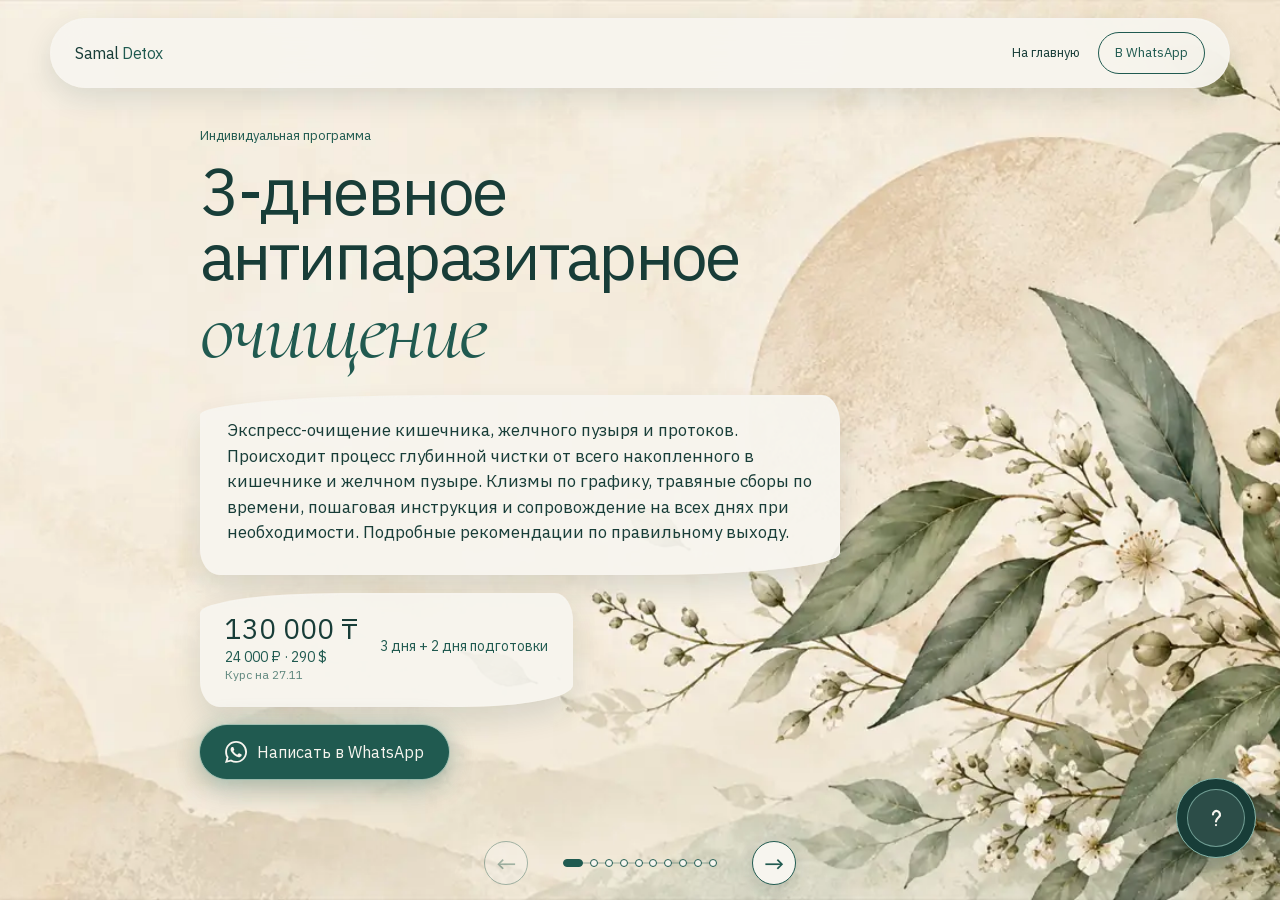
<file: programs/cleanse-3.html>
<!doctype html>
<html lang="ru">
<head>
  <meta charset="utf-8">
  <meta name="viewport" content="width=device-width, initial-scale=1">
  <meta name="description" content="3-дневное антипаразитарное очищение — программа Samal Detox с личным сопровождением Самал Булатханкызы.">
  <title>3-дневное очищение · Samal Detox</title>
  <style>
    @font-face{font-family:"Cormorant Garamond Local";src:url("../assets/fonts/cormorant-garamond.woff2") format("woff2");font-style:italic;font-weight:400;font-display:swap}
    @font-face{font-family:"IBM Plex Sans Local";src:url("../assets/fonts/ibm-plex-sans.woff2") format("woff2");font-style:normal;font-weight:400 700;font-display:swap}

    :root{
      --primary:#205A50;
      --eucalyptus:#87B7AB;
      --mist:#DDEBE5;
      --background:#F7F5EF;
      --sand:#E4D9C8;
      --ink:#183D38;
      --radius-card:32px;
      --radius-pill:999px;
      --content:min(880px,calc(100% - 40px));
    }
    *{box-sizing:border-box}
    html{scroll-behavior:smooth;background:var(--background);color:var(--ink)}
    body{margin:0;overflow:hidden;background:var(--background);color:var(--ink);font-family:"IBM Plex Sans Local",system-ui,-apple-system,"Segoe UI",sans-serif;font-size:16px;line-height:1.5}
    ::selection{background:var(--primary);color:var(--background)}
    a{color:inherit}
    a:focus-visible,button:focus-visible{outline:3px solid var(--eucalyptus);outline-offset:4px}
    .shell{width:var(--content);margin-inline:auto}
    .skip-link{position:absolute;left:16px;top:-80px;padding:12px 16px;background:var(--primary);color:var(--background);z-index:20}
    .skip-link:focus{top:16px}

    .site-header{border-bottom:1px solid var(--sand)}
    .site-header .shell{width:min(1180px,calc(100% - 40px));display:flex;align-items:center;justify-content:space-between;gap:16px;min-height:76px}
    .wordmark{font-weight:700;letter-spacing:-.03em;text-decoration:none}
    .wordmark span{color:var(--primary)}
    .site-nav{display:flex;align-items:center;gap:18px;font-size:13px}
    .site-nav a{text-decoration:none}
    .back-link:hover{text-decoration:underline;text-underline-offset:4px}
    .nav-cta{padding:10px 16px;border:1px solid var(--primary);border-radius:var(--radius-pill);color:var(--primary);text-decoration:none;transition:background .18s ease,color .18s ease}
    .nav-cta:hover{background:var(--primary);color:var(--background)}

    h1,h2,h3,p{margin-top:0}
    h1{max-width:680px;margin-bottom:18px;font-size:clamp(38px,8vw,66px);font-weight:700;line-height:.99;letter-spacing:-.04em}
    h1 em,h2 em{font-family:"Cormorant Garamond Local",Georgia,serif;font-style:italic;font-weight:400;letter-spacing:-.03em;color:var(--primary);font-size:1.3em}
    h2{margin-bottom:18px;font-size:clamp(30px,6vw,44px);line-height:1.02;letter-spacing:-.04em}
    .eyebrow{margin:0 0 12px;font-size:13px;font-weight:700;color:var(--primary)}
    .section-intro{max-width:60ch;font-size:17px}

    .program-hero{background:var(--mist);padding:56px 0 48px}
    .hero-lead{max-width:560px;margin-bottom:28px;font-size:17px;line-height:1.5}
    .price-row{display:flex;flex-wrap:wrap;align-items:center;gap:18px}
    .price-main{font-size:28px;font-weight:700;line-height:1.2}
    .price-alt{display:block;margin-top:4px;font-size:14px;font-weight:400;color:var(--primary)}
    .duration-chip{padding:10px 18px;background:color-mix(in srgb,var(--background) 40%,transparent);border:1px solid color-mix(in srgb,var(--background) 72%,transparent);border-radius:var(--radius-pill);font-size:14px;font-weight:700;-webkit-backdrop-filter:blur(16px);backdrop-filter:blur(16px)}

    .section{padding:56px 0;border-top:1px solid var(--sand)}
    .included-section{background:var(--sand)}
    .flow-section{background:var(--mist)}
    .delivery-section{background:var(--sand)}
    .result-section{background:var(--sand)}

    .split-columns{display:grid;gap:28px;margin-top:8px}
    .split-col h3{margin:0 0 14px;font-size:18px;letter-spacing:-.01em}
    .split-list{margin:0;padding:0;list-style:none;display:grid;gap:12px}
    .split-list li{padding-left:24px;position:relative;font-size:15px;line-height:1.5}
    .split-list li::before{content:"";position:absolute;left:0;top:8px;width:8px;height:8px;border-radius:50%;background:var(--primary)}
    .split-col.self-purchase li::before{background:var(--eucalyptus)}

    .flow-list{display:grid;gap:0;margin:28px 0 0;padding:0;list-style:none;border-top:1px solid var(--eucalyptus)}
    .flow-item{display:grid;grid-template-columns:34px 1fr;gap:16px;padding:18px 0;border-bottom:1px solid var(--eucalyptus)}
    .flow-number{color:var(--primary);font-weight:700}
    .flow-item h3{margin:0 0 4px;font-size:16px;letter-spacing:-.01em}
    .flow-item p{margin:0;font-size:15px;line-height:1.5}
    .flow-foot{margin-top:20px;font-size:14px;color:var(--primary)}

    .blend-grid{display:grid;gap:16px;margin-top:28px}
    .blend-card{padding:26px;background:color-mix(in srgb,var(--background) 40%,transparent);border:1px solid color-mix(in srgb,var(--background) 72%,transparent);border-radius:var(--radius-card);-webkit-backdrop-filter:blur(16px);backdrop-filter:blur(16px);box-shadow:inset 0 1px 0 color-mix(in srgb,var(--background) 70%,transparent),0 14px 28px color-mix(in srgb,var(--ink) 10%,transparent)}
    .blend-label{display:block;margin-bottom:8px;font-size:12px;font-weight:700;color:var(--primary)}
    .blend-card h3{margin:0 0 14px;font-size:19px;letter-spacing:-.01em}
    .blend-list{margin:0;padding:0;list-style:none;display:grid;gap:8px}
    .blend-list li{padding-left:22px;position:relative;font-size:14px}
    .blend-list li::before{content:"";position:absolute;left:0;top:7px;width:6px;height:6px;border-radius:50%;background:var(--eucalyptus)}

    .delivery-grid{display:flex;flex-wrap:wrap;gap:14px;margin-top:24px}
    .delivery-card{min-width:160px;padding:18px 22px;background:color-mix(in srgb,var(--background) 40%,transparent);border:1px solid color-mix(in srgb,var(--background) 72%,transparent);border-radius:var(--radius-card);-webkit-backdrop-filter:blur(16px);backdrop-filter:blur(16px);box-shadow:inset 0 1px 0 color-mix(in srgb,var(--background) 70%,transparent),0 14px 28px color-mix(in srgb,var(--ink) 10%,transparent)}
    .delivery-tariff{display:block;margin-bottom:6px;font-size:13px;font-weight:700;color:var(--primary)}
    .delivery-term{font-size:19px}
    .delivery-cost-list{margin:24px 0 0;padding:0;list-style:none;display:grid;gap:8px;font-size:15px}
    .delivery-cost-list strong{font-weight:700}

     .notice-card{padding:28px;background:var(--background);border:1px solid var(--sand);border-radius:var(--radius-card);box-shadow:0 10px 24px var(--mist)}
    .notice-card ul{margin:16px 0 0;padding:0;list-style:none;display:grid;gap:10px}
    .notice-card li{padding-left:22px;position:relative;font-size:15px}
    .notice-card li::before{content:"";position:absolute;left:0;top:8px;width:7px;height:7px;border-radius:50%;background:var(--primary)}
    .notice-foot{margin-top:18px;padding-top:16px;border-top:1px solid var(--sand);font-size:14px;color:var(--primary)}

    .result-note{max-width:60ch;margin-top:14px;font-size:15px;color:var(--ink)}
    .result-note strong{color:var(--primary)}

    .button{display:inline-flex;align-items:center;justify-content:center;min-height:50px;padding:0 22px;border:1px solid var(--primary);border-radius:var(--radius-pill);font:inherit;font-weight:700;text-decoration:none;transition:transform .18s ease,background .18s ease,color .18s ease}
    .button-primary{background:var(--primary);color:var(--background)}
    .button-primary:hover{background:var(--ink);color:var(--background);transform:translateY(-2px)}
    .link-arrow{display:inline-flex;margin-top:20px;font-size:15px;font-weight:700;text-decoration:underline;text-underline-offset:4px}
    .link-arrow:hover{color:var(--primary)}

    .final-cta{padding:64px 0;background:var(--primary);color:var(--background);border-top:none}
    .final-layout{display:grid;gap:22px}
    .final-cta h2 em{color:var(--eucalyptus)}
    .final-copy{max-width:440px;margin:0 0 20px;font-size:16px}
    .final-cta .button-primary{background:var(--background);color:var(--primary);border-color:var(--background)}
    .final-cta .button-primary:hover{background:var(--eucalyptus);color:var(--ink);border-color:var(--eucalyptus)}

    .related-grid{display:grid;gap:14px;margin:28px 0 24px}
    .related-card{display:block;padding:22px;background:color-mix(in srgb,var(--mist) 40%,transparent);border:1px solid color-mix(in srgb,var(--background) 72%,transparent);border-radius:var(--radius-card);text-decoration:none;-webkit-backdrop-filter:blur(16px);backdrop-filter:blur(16px);box-shadow:inset 0 1px 0 color-mix(in srgb,var(--background) 70%,transparent),0 14px 28px color-mix(in srgb,var(--ink) 10%,transparent);transition:box-shadow .18s ease,transform .18s ease}
    .related-card:hover{box-shadow:0 0 0 1px rgba(24,61,56,.12),inset 0 1px 0 rgba(247,245,239,.8),0 18px 30px rgba(24,61,56,.13);transform:translateY(-2px)}
    .related-duration{display:block;margin-bottom:8px;font-size:12px;font-weight:700;color:var(--primary)}
    .related-card h3{margin:0 0 10px;font-size:18px;line-height:1.15;letter-spacing:-.01em}
    .related-price{font-size:15px;font-weight:700}

    .site-footer{display:flex;justify-content:space-between;gap:24px;padding:24px 0 34px;font-size:13px;width:min(1180px,calc(100% - 40px));margin-inline:auto}
     .site-footer p{margin:0}
     .footer-muted{color:var(--primary)}
    .telegram-status{position:fixed;right:16px;bottom:16px;z-index:10;max-width:300px;padding:14px 16px;background:var(--ink);color:var(--background);border-radius:var(--radius-pill);box-shadow:0 16px 30px var(--sand);font-size:14px;opacity:0;transform:translateY(8px);pointer-events:none;transition:opacity .2s ease,transform .2s ease}
    .telegram-status.is-visible{opacity:1;transform:translateY(0)}

    @media(min-width:760px){
      .split-columns{grid-template-columns:1fr 1fr;gap:40px}
      .blend-grid{grid-template-columns:1fr 1fr}
      .related-grid{grid-template-columns:repeat(2,1fr)}
      .related-card--group{grid-column:1/-1}
      .final-layout{grid-template-columns:1fr auto;align-items:end}
      .final-copy{margin-bottom:0}
    }
    @media(min-width:980px){.related-grid{grid-template-columns:repeat(3,minmax(0,1fr))}.related-card--group{grid-column:auto}}
    @media(max-width:480px){
      .site-nav{gap:10px}
      .nav-cta{padding:10px 12px}
    }
     @media(prefers-reduced-motion:reduce){html{scroll-behavior:auto}.button,.related-card,.telegram-status{transition:none}}
     .duration-chip,.related-card,.blend-card,.delivery-card,.notice-card{background:var(--background);border-color:var(--sand);box-shadow:0 10px 24px var(--mist);-webkit-backdrop-filter:none;backdrop-filter:none}
     /* ===== Matte glass surfaces ===== */
     .duration-chip,.notice-card,.blend-card,.delivery-card,.related-card{background:color-mix(in srgb,var(--background) 40%,transparent);border-color:color-mix(in srgb,var(--background) 72%,transparent);box-shadow:inset 0 1px 0 color-mix(in srgb,var(--background) 70%,transparent),0 14px 28px color-mix(in srgb,var(--ink) 10%,transparent);-webkit-backdrop-filter:blur(16px);backdrop-filter:blur(16px)}
     .related-card{background:color-mix(in srgb,var(--mist) 40%,transparent)}
     @media(max-width:480px){.duration-chip,.notice-card,.blend-card,.delivery-card,.related-card{-webkit-backdrop-filter:blur(14px);backdrop-filter:blur(14px)}}

     /* ===== Экранный формат — визуальная система тюбажа ===== */
     .site-footer{display:none}#main-content{position:relative;height:calc(100svh - 76px);overflow:hidden;touch-action:pan-y}
     .story-panel{position:absolute;inset:0;width:100%;height:100%;padding:56px 0 92px;overflow-y:auto;overflow-x:hidden;overscroll-behavior:contain;touch-action:pan-y;transform:translateX(100%);opacity:0;visibility:hidden;pointer-events:none;transition:transform .48s cubic-bezier(.23,1,.32,1),opacity .25s ease,visibility 0s linear .48s;will-change:transform}
     .story-panel.is-before{transform:translateX(-100%);opacity:.72;visibility:visible}.story-panel.is-after{transform:translateX(100%);opacity:0;visibility:visible}.story-panel.is-active{transform:translateX(0);opacity:1;visibility:visible;pointer-events:auto;transition-delay:0s}
     .opening-scene{background:var(--background) url("../11.webp") center top/cover no-repeat}.program-hero{padding:56px 0 92px;background:transparent}.program-hero.opening-scene{background:var(--background) url("../11.webp") center top/cover no-repeat}
     .overview-section{background:var(--background) url("../assets/backgrounds/tubazh-symptoms-morning-v1.webp") center 54%/cover no-repeat;border-top:0}.included-section{background:var(--mist) url("../assets/backgrounds/tubazh-included-lake-v1.webp") center 42%/cover no-repeat}.flow-section{background:var(--sand) url("../assets/backgrounds/tubazh-flow-lotus-v1.webp") center 38%/cover no-repeat}.blend-section{background:var(--sand) url("../assets/backgrounds/tubazh-result-river-v1.webp") 42% center/cover no-repeat}.delivery-section{background:var(--mist) url("../assets/backgrounds/tubazh-water-mist-v1.webp") 72% center/cover no-repeat}.contraindications-section{background:var(--ink) url("../assets/backgrounds/tubazh-contra-night-lake-v1.webp") center 44%/cover no-repeat;color:var(--background)}.result-section{background:var(--sand) url("../assets/backgrounds/cleanse-3-results-v1.webp") 55% center/cover no-repeat!important}.final-cta{padding:64px 0 92px;background:var(--primary) url("../assets/backgrounds/tubazh-deep-garden-v1.webp") center/cover no-repeat}.related-section{background:var(--mist) url("../assets/backgrounds/tubazh-water-mist-v1.webp") right bottom/cover no-repeat}
     .chapter-nav{position:fixed;left:50%;bottom:22px;z-index:30;display:flex;align-items:center;justify-content:center;gap:24px;width:max-content;margin:0;padding:6px 10px;transform:translateX(-50%) translateZ(0);isolation:isolate}.chapter-control{display:inline-grid;place-items:center;width:44px;height:44px;padding:0;border:1px solid var(--primary);border-radius:50%;background:color-mix(in srgb,var(--background) 94%,transparent);-webkit-backdrop-filter:blur(10px);backdrop-filter:blur(10px);color:var(--primary);font-family:inherit;font-size:25px;font-weight:700;line-height:1;cursor:pointer;box-shadow:0 6px 16px color-mix(in srgb,var(--ink) 15%,transparent);transition:background .18s ease,color .18s ease,transform .18s cubic-bezier(.23,1,.32,1)}.chapter-control:hover{background:var(--primary);color:var(--background);transform:translateY(-2px)}.chapter-control:disabled{opacity:.38;cursor:not-allowed;box-shadow:none}.chapter-progress{position:relative;display:flex;align-items:center;justify-content:space-between;width:176px;min-width:176px;min-height:44px;padding:0 11px;cursor:grab;touch-action:none;user-select:none}.chapter-progress::before{content:"";position:absolute;left:12px;right:12px;top:50%;height:1px;background:color-mix(in srgb,var(--primary) 42%,transparent);transform:translateY(-50%)}.chapter-progress.is-dragging{cursor:grabbing}.chapter-dot{position:relative;z-index:1;width:8px;height:8px;padding:0;border:1px solid var(--primary);border-radius:50%;background:var(--background);cursor:pointer}.chapter-dot[aria-current="true"]{width:20px;border-radius:999px;background:var(--primary);border-color:var(--primary)}.chapter-dot:hover{transform:scale(1.35);background:var(--primary)}
     .split-col,.flow-item,.notice-card,.result-note,.final-copy,.related-card,.blend-card,.delivery-card{position:relative;isolation:isolate;background:color-mix(in srgb,var(--background) 94%,transparent);border:1px solid color-mix(in srgb,var(--background) 96%,transparent);box-shadow:inset 0 1px 0 color-mix(in srgb,var(--background) 92%,transparent),0 14px 28px color-mix(in srgb,var(--ink) 14%,transparent);-webkit-backdrop-filter:blur(14px);backdrop-filter:blur(14px)}.split-col,.blend-card,.delivery-card{padding:24px 24px 26px;border-radius:38% 18px 28% 16px / 20px 32% 18px 30%;transform:rotate(-.8deg)}.split-col:nth-child(2),.blend-card:nth-child(2),.delivery-card:nth-child(2){border-radius:16px 34% 18px 38% / 30% 18px 34% 16px;transform:rotate(1deg)}.flow-list{border-top:0;gap:12px}.flow-section .flow-item{grid-template-columns:1fr;padding:18px 20px;border:0;border-radius:18px 38% 20px 32% / 30% 18px 34% 16px;transform:rotate(-.7deg)}.flow-section .flow-number{display:none}.flow-item:nth-child(2){transform:rotate(.8deg)}.flow-item:nth-child(3){transform:rotate(-.4deg)}.blend-card{padding:22px}.delivery-card{min-width:190px}.notice-card{border-radius:34% 16px 38% 22px / 20px 30% 18px 34%;transform:rotate(.5deg)}.result-note,.final-copy{padding:18px 20px;border-radius:18px 38% 20px 34% / 30% 16px 34% 18%;transform:rotate(-.6deg)}.overview-section .shell{isolation:isolate;max-width:min(700px,calc(100% - 40px));padding:28px 32px;border:1px solid color-mix(in srgb,var(--background) 80%,transparent);border-radius:42% 16px 32% 20px / 18px 34% 20px 30%;background:color-mix(in srgb,var(--background) 56%,transparent);box-shadow:inset 0 1px 0 color-mix(in srgb,var(--background) 84%,transparent),0 18px 32px color-mix(in srgb,var(--ink) 13%,transparent);-webkit-backdrop-filter:blur(14px);backdrop-filter:blur(14px)}.overview-section h2,.overview-section h2 em{color:var(--ink)}.contraindications-section .notice-card{color:var(--ink)}.contraindications-section .notice-card ul{gap:12px}.contraindications-section .notice-card li{padding:12px 16px 12px 30px;background:color-mix(in srgb,var(--background) 48%,transparent);border:1px solid color-mix(in srgb,var(--background) 74%,transparent);border-radius:40% 18px 34% 16px / 18px 30% 16px 28%;font-size:15px;line-height:1.42}.contraindications-section .notice-card li:nth-child(even){border-radius:16px 38% 20px 34% / 28% 16px 32% 18%;transform:rotate(-.4deg)}.contraindications-section .notice-card li::before{left:10px;top:20px}.contraindications-section .notice-card strong{font-weight:700;color:var(--primary)}.contraindications-section .section-intro{color:var(--background)}.contraindications-section .chapter-control:hover{background:color-mix(in srgb,var(--background) 86%,transparent);color:var(--primary)}.flow-section h2,.flow-section h2 em{display:table;width:max-content;max-width:100%;padding:8px 14px;color:var(--ink);background:color-mix(in srgb,var(--background) 72%,transparent);border-radius:18px 30% 20px 34% / 30% 18px 34% 16px;box-shadow:0 10px 22px color-mix(in srgb,var(--ink) 14%,transparent)}.flow-section h2 em{display:inline;padding:0;background:transparent;box-shadow:none}.flow-section .flow-foot{display:table;max-width:100%;padding:10px 14px;color:var(--ink);font-weight:700;background:color-mix(in srgb,var(--background) 74%,transparent);border-radius:18px 30% 20px 34% / 30% 18px 34% 16px;box-shadow:0 10px 22px color-mix(in srgb,var(--ink) 12%,transparent)}.result-section .section-intro{display:table;max-width:min(60ch,100%);padding:14px 18px;background:color-mix(in srgb,var(--background) 66%,transparent);border:1px solid color-mix(in srgb,var(--background) 80%,transparent);border-radius:34% 16px 28% 20px / 18px 30% 20px 32%;box-shadow:0 12px 24px color-mix(in srgb,var(--ink) 11%,transparent);-webkit-backdrop-filter:blur(14px);backdrop-filter:blur(14px)}.final-cta .chapter-control{border-color:var(--sand);color:var(--sand);background:color-mix(in srgb,var(--sand) 16%,transparent)}.final-cta .chapter-control:hover{background:var(--sand);color:var(--ink)}.final-cta .button-primary{box-shadow:0 0 0 1px color-mix(in srgb,var(--sand) 40%,transparent),0 0 22px color-mix(in srgb,var(--sand) 62%,transparent),0 10px 28px color-mix(in srgb,var(--ink) 24%,transparent);animation:telegramGlow 2.8s ease-in-out infinite}@keyframes telegramGlow{0%,100%{box-shadow:0 0 0 1px color-mix(in srgb,var(--sand) 32%,transparent),0 0 18px color-mix(in srgb,var(--sand) 48%,transparent),0 10px 28px color-mix(in srgb,var(--ink) 24%,transparent)}50%{box-shadow:0 0 0 1px color-mix(in srgb,var(--sand) 60%,transparent),0 0 34px color-mix(in srgb,var(--sand) 82%,transparent),0 12px 32px color-mix(in srgb,var(--ink) 28%,transparent)}}
     @media (hover:hover){.split-col:hover,.flow-item:hover,.notice-card:hover,.result-note:hover,.final-copy:hover,.related-card:hover,.blend-card:hover,.delivery-card:hover{transform:translateY(-2px) rotate(0deg)}}@media(max-width:700px){.chapter-nav{bottom:14px;gap:18px}.chapter-control{width:42px;height:42px;font-size:24px}.chapter-progress{width:142px;min-width:142px;padding:0 9px}.chapter-progress::before{left:10px;right:10px}.chapter-dot{width:7px;height:7px}.chapter-dot[aria-current="true"]{width:17px}.story-panel{padding-top:48px}.blend-section>.shell{padding-bottom:160px}.blend-grid{grid-template-columns:1fr}.delivery-grid{gap:12px}.split-col,.flow-item,.notice-card,.blend-card,.delivery-card,.result-note,.final-copy{transform:none!important}}
    /* Navigation sits in a viewport layer, never inside a transformed story panel. */
    .story-navigation-layer{position:fixed;inset:0;z-index:100;pointer-events:none;isolation:isolate}.story-navigation-layer .chapter-nav{position:absolute;inset:auto 0 0;width:100%;min-height:74px;margin:0;padding:10px max(20px,env(safe-area-inset-right)) calc(10px + env(safe-area-inset-bottom)) max(20px,env(safe-area-inset-left));transform:none;display:none;align-items:center;justify-content:center;gap:24px;background:transparent;border:0;box-shadow:none}.story-navigation-layer .chapter-nav.is-active-navigation{display:flex;pointer-events:auto}.story-navigation-layer .chapter-control{background:color-mix(in srgb,var(--background) 94%,transparent)}@media(max-width:700px){.story-navigation-layer .chapter-nav{min-height:70px;bottom:0;gap:18px}}
    /* A persistent question control sits apart from the chapter navigation. */
    .program-question-control{position:fixed;right:24px;bottom:42px;z-index:110;display:grid;place-items:center;width:80px;height:80px;padding:0;border:1px solid var(--eucalyptus);border-radius:50%;background:var(--ink);color:var(--background);box-shadow:0 12px 26px color-mix(in srgb,var(--ink) 22%,transparent);cursor:pointer;transition:background .18s ease,color .18s ease,transform .18s cubic-bezier(.23,1,.32,1)}
    .program-question-control:hover{background:var(--primary);transform:translateY(-3px)}
    .program-question-control:active{transform:translateY(0) scale(.98)}
    
    .program-question-mark{display:grid;place-items:center;width:58px;height:58px;border:1px solid color-mix(in srgb,var(--eucalyptus) 76%,transparent);border-radius:50%;background:color-mix(in srgb,var(--background) 9%,transparent)}
    .program-question-control svg{width:28px;height:28px;fill:none;stroke:currentColor;stroke-width:1.9;stroke-linecap:round;stroke-linejoin:round}
    .program-question-dialog{width:min(500px,calc(100% - 40px));padding:0;border:0;background:transparent;color:var(--ink);overflow:visible}
    .program-question-dialog::backdrop{background:color-mix(in srgb,var(--ink) 70%,transparent);backdrop-filter:blur(6px)}
    .program-question-surface{position:relative;isolation:isolate;padding:clamp(30px,6vw,48px);border-radius:24px;background:var(--background);box-shadow:0 26px 64px color-mix(in srgb,var(--ink) 42%,transparent)}
    .program-question-close{position:absolute;top:14px;right:14px;display:grid;place-items:center;width:40px;height:40px;padding:0;border:1px solid color-mix(in srgb,var(--primary) 40%,transparent);border-radius:50%;background:var(--background);color:var(--primary);font:28px/1 Plex,system-ui,sans-serif;cursor:pointer;transition:background .16s ease,transform .16s cubic-bezier(.23,1,.32,1)}
    .program-question-close:hover{background:var(--mist);transform:rotate(90deg)}
    .program-question-kicker{margin:0 0 10px;color:var(--primary);font-size:13px;font-weight:700;letter-spacing:.08em;text-transform:uppercase}
    .program-question-surface h2{max-width:15ch;margin:0 0 26px;font-size:clamp(34px,7vw,48px);line-height:.96;letter-spacing:-.03em}
    .program-question-surface h2 em{font-family:"Cormorant Garamond Local",Georgia,serif;font-weight:400;color:var(--primary)}
    .program-question-actions{display:grid;justify-items:start;gap:10px}
    .program-question-faq,.program-question-telegram{display:inline-flex;align-items:center;justify-content:center;min-height:48px;padding:0 20px;border:1px solid var(--primary);border-radius:var(--radius-pill);font:700 15px/1 Plex,system-ui,sans-serif;text-decoration:none}
    .program-question-faq{gap:10px;background:var(--primary);color:var(--background);transition:background .18s ease,transform .18s cubic-bezier(.23,1,.32,1)}
    .program-question-faq:hover{background:var(--ink);transform:translateY(-2px)}
    .program-question-faq svg{width:18px;height:18px;fill:none;stroke:currentColor;stroke-width:1.8;stroke-linecap:round;stroke-linejoin:round}
    .program-question-telegram{background:transparent;color:var(--primary);cursor:pointer;opacity:1}
    @media(max-width:760px){.program-question-control{right:16px;bottom:calc(96px + env(safe-area-inset-bottom));width:68px;height:68px}.program-question-mark{width:50px;height:50px}.program-question-control svg{width:24px;height:24px}.program-question-dialog{width:min(500px,calc(100% - 28px))}}
    /* Keep the mobile question control clear of content-heavy slides. */
    @media(max-width:760px){
    }
    @media(prefers-reduced-motion:reduce){.program-question-control,.program-question-close{transition:none}}
    /* Stable translucent content surfaces: avoid backdrop compositing artifacts
       while story panels move under the viewport navigation. */
    .duration-chip,.split-col,.flow-item,.blend-card,.delivery-card,
    .notice-card,.notice-card li,.result-note,.final-copy,.related-card{
      background:color-mix(in srgb,var(--background) 94%,transparent);
      color:var(--ink);
      -webkit-backdrop-filter:none;
      backdrop-filter:none;
    }
    .split-col,.flow-item,.blend-card,.delivery-card,.notice-card,
    .result-note,.final-copy,.related-card{
      transition:transform .22s cubic-bezier(.23,1,.32,1),box-shadow .22s ease;
    }
    .story-navigation-layer .chapter-control,.chapter-nav .chapter-control{
      -webkit-backdrop-filter:none;
      backdrop-filter:none;
      background:var(--background);
      color:var(--primary);
    }
    .story-navigation-layer .chapter-control:not(:disabled):hover,
    .chapter-nav .chapter-control:not(:disabled):hover{
      background:var(--primary);
      color:var(--background);
    }
    @media(prefers-reduced-motion:reduce){
      .split-col,.flow-item,.blend-card,.delivery-card,.notice-card,
      .result-note,.final-copy,.related-card{transition:none}
    }
    /* Tubazh-inspired translucent text bricks across every story panel. */
    .story-panel{--story-brick-fill:color-mix(in srgb,var(--background) 94%,transparent);--story-brick-edge:color-mix(in srgb,var(--background) 94%,transparent);--story-brick-shadow:inset 0 1px 0 color-mix(in srgb,var(--background) 94%,transparent),0 14px 28px color-mix(in srgb,var(--ink) 12%,transparent)}
    .story-panel :is(.hero-lead,.price-row,.chip,.split-col,.flow-item,.blend-card,.delivery-card,.delivery-cost-list li,.notice-card,.notice-card li,.result-note,.result-list li,.final-copy,.related-card,.flow-foot),
    .story-panel.overview-section .shell,.story-panel.symptoms-section .symptoms-intro::before,.story-panel.flow-section h2,
    .story-panel:not(.overview-section):not(.symptoms-section) .section-intro{background:var(--story-brick-fill);border:1px solid var(--story-brick-edge);box-shadow:var(--story-brick-shadow);color:var(--ink);-webkit-backdrop-filter:none;backdrop-filter:none}
    .story-panel :is(.hero-lead,.price-row,.split-col,.flow-item,.blend-card,.delivery-card,.delivery-cost-list li,.notice-card,.result-note,.result-list li,.final-copy,.related-card,.flow-foot),
    .story-panel.overview-section .shell,.story-panel.symptoms-section .symptoms-intro::before,.story-panel.flow-section h2,
    .story-panel:not(.overview-section):not(.symptoms-section) .section-intro{border-radius:42% 16px 32% 20px / 18px 34% 20px 30%}
    .story-panel :is(.split-col:nth-child(even),.flow-item:nth-child(even),.blend-card:nth-child(even),.delivery-card:nth-child(even),.related-card:nth-child(even),.notice-card li:nth-child(even),.result-list li:nth-child(even)){border-radius:16px 38% 20px 34% / 28% 16px 34% 18px}
    .story-panel .hero-lead{width:min(640px,100%);max-width:none;margin:22px 0 18px;padding:20px 24px}
    .story-panel .price-row{width:max-content;max-width:100%;padding:18px 24px;gap:14px 22px}
    .story-panel .price-row .duration-chip{padding:8px 0;background:transparent;border:0;border-radius:0;box-shadow:none;color:var(--primary)}
    .story-panel .flow-foot{display:table;width:auto;max-width:100%;padding:12px 18px;text-shadow:none}
    .story-panel :is(.delivery-cost-list li,.result-list li){padding:12px 18px}
    .story-panel .notice-card li{background:color-mix(in srgb,var(--background) 80%,transparent)}
    .story-panel .related-card{color:var(--ink)}
    @media (hover:hover) and (pointer:fine){
      @keyframes story-brick-hop{0%{translate:0 0}42%{translate:0 -9px}72%{translate:0 -4px}100%{translate:0 -6px}}
      .story-panel :is(.hero-lead,.price-row,.chip,.split-col,.flow-item,.blend-card,.delivery-card,.delivery-cost-list li,.notice-card,.notice-card li,.result-note,.result-list li,.final-copy,.related-card,.flow-foot):hover,
      .story-panel.overview-section .shell:hover,.story-panel.symptoms-section .symptoms-intro:hover,.story-panel.flow-section h2:hover,
      .story-panel:not(.overview-section):not(.symptoms-section) .section-intro:hover{animation:story-brick-hop .48s cubic-bezier(.23,1,.32,1) both;transform:rotate(0deg);box-shadow:inset 0 1px 0 color-mix(in srgb,var(--background) 96%,transparent),0 20px 32px color-mix(in srgb,var(--ink) 17%,transparent)}
    }
    @media (prefers-reduced-motion:reduce){.story-panel :is(.hero-lead,.price-row,.chip,.split-col,.flow-item,.blend-card,.delivery-card,.delivery-cost-list li,.notice-card,.notice-card li,.result-note,.result-list li,.final-copy,.related-card,.flow-foot):hover,.story-panel.overview-section .shell:hover,.story-panel.symptoms-section .symptoms-intro:hover,.story-panel.flow-section h2:hover,.story-panel:not(.overview-section):not(.symptoms-section) .section-intro:hover{animation:none;translate:none;transform:none}}
    @media (max-width:700px){.story-panel .hero-lead{padding:17px 19px}.story-panel .price-row{padding:16px 19px}}
    /* Running book-style label and safer text area inside organic bricks. */
    .program-running-label{position:absolute;top:12px;right:max(20px,calc((100% - 880px)/2));z-index:2;display:grid;gap:1px;max-width:min(360px,calc(100% - 40px));padding:6px 12px 7px;border:1px solid color-mix(in srgb,var(--background) 90%,transparent);border-radius:13px 8px 13px 9px;background:color-mix(in srgb,var(--background) 93%,transparent);box-shadow:0 4px 12px color-mix(in srgb,var(--ink) 8%,transparent);color:var(--ink);text-align:right;pointer-events:none}
    .program-running-name{font-size:12px;font-weight:700;line-height:1.2}
    .program-running-meta{font-size:10px;line-height:1.2;color:var(--primary);letter-spacing:.02em}
    .story-panel :is(.hero-lead,.price-row,.chip,.split-col,.flow-item,.blend-card,.delivery-card,.delivery-cost-list li,.notice-card,.notice-card li,.result-note,.result-list li,.final-copy,.related-card,.flow-foot),.story-panel.overview-section .shell,.story-panel:not(.overview-section):not(.symptoms-section) .section-intro{min-width:0;max-width:100%;overflow-wrap:break-word}
    .story-panel :is(.hero-lead,.price-row,.split-col,.flow-item,.blend-card,.delivery-card,.delivery-cost-list li,.notice-card,.result-note,.result-list li,.final-copy,.related-card,.flow-foot),.story-panel.overview-section .shell,.story-panel.symptoms-section .symptoms-intro::before,.story-panel.flow-section h2,.story-panel:not(.overview-section):not(.symptoms-section) .section-intro{border-radius:38% 18px 30% 20px / 20px 28px 22px 26px}
    .story-panel :is(.split-col:nth-child(even),.flow-item:nth-child(even),.blend-card:nth-child(even),.delivery-card:nth-child(even),.related-card:nth-child(even),.notice-card li:nth-child(even),.result-list li:nth-child(even)){border-radius:18px 34% 20px 30% / 26px 18px 28px 20px}
    .story-panel .hero-lead{padding:22px 26px 28px}
    .story-panel .price-row{padding:18px 24px 24px}
    .story-panel :is(.split-col,.blend-card,.delivery-card,.notice-card,.related-card){padding-right:28px;padding-bottom:30px;padding-left:28px}
    .story-panel .flow-item{padding-right:24px;padding-bottom:22px;padding-left:24px}
    .story-panel .notice-card li{padding-right:20px;padding-bottom:16px}
    .story-panel .result-list li{padding-right:22px;padding-bottom:20px}
    .story-panel.overview-section .shell{padding:28px 34px 34px}
    .story-panel:not(.overview-section):not(.symptoms-section) .section-intro{padding:16px 22px 22px}
    @media(max-width:700px){.story-panel:not([data-story-panel="0"]){padding-top:76px}.program-running-label{top:8px;right:20px;max-width:min(300px,calc(100% - 40px))}.story-panel .hero-lead{padding:18px 20px 24px}.story-panel :is(.split-col,.blend-card,.delivery-card,.notice-card,.related-card){padding-right:22px;padding-bottom:26px;padding-left:22px}.story-panel.overview-section .shell{padding:24px 24px 30px}.story-panel:not(.overview-section):not(.symptoms-section) .section-intro{padding:14px 18px 20px}}
      .flow-section h2 em{color:#76503A}
    /* Floating oval header, matched to the home page. */
    .site-header{position:fixed;top:18px;left:50%;z-index:120;transform:translate3d(-50%,0,0);will-change:transform;width:min(1180px,calc(100% - 40px));padding:0 24px;border:1px solid color-mix(in srgb,var(--background) 82%,transparent);border-radius:999px;background:color-mix(in srgb,var(--background) 94%,transparent);box-shadow:inset 0 1px 0 color-mix(in srgb,var(--background) 86%,transparent),0 10px 28px color-mix(in srgb,var(--ink) 12%,transparent);-webkit-backdrop-filter:blur(24px);backdrop-filter:blur(24px)}
    .site-header .shell{width:100%;min-height:68px}
    #main-content{height:100svh}
    .program-hero{padding-top:126px}
    .story-panel:not([data-story-panel="0"]){padding-top:174px}
    .program-running-label{top:100px}
    @media(max-width:700px){
      .site-header{top:12px;width:calc(100% - 24px);padding:0 16px}
      .site-header .shell{min-height:62px}
      .site-nav .back-link{display:none}
      .program-hero{padding-top:104px}
      .story-panel:not([data-story-panel="0"]){padding-top:168px}
      .program-running-label{top:88px}
    }

    .hero-whatsapp-cta{display:inline-flex;align-items:center;justify-content:center;gap:10px;min-height:54px;margin-top:18px;padding:0 24px;border:1px solid var(--primary);border-radius:var(--radius-pill);background:var(--primary);color:var(--background);font:inherit;font-weight:700;text-decoration:none;box-shadow:0 0 0 1px color-mix(in srgb,var(--eucalyptus) 58%,transparent),0 0 24px color-mix(in srgb,var(--eucalyptus) 46%,transparent),0 10px 26px color-mix(in srgb,var(--ink) 24%,transparent);transition:transform .18s ease,box-shadow .18s ease;animation:hero-wa-glow 2.8s ease-in-out infinite}
    .hero-whatsapp-cta svg{width:22px;height:22px;flex:0 0 22px;fill:currentColor}
    .hero-whatsapp-cta:hover{transform:translateY(-2px);box-shadow:0 0 0 2px color-mix(in srgb,var(--eucalyptus) 78%,transparent),0 0 32px color-mix(in srgb,var(--eucalyptus) 76%,transparent),0 12px 30px color-mix(in srgb,var(--ink) 28%,transparent)}
    @keyframes hero-wa-glow{0%,100%{box-shadow:0 0 0 1px color-mix(in srgb,var(--eucalyptus) 38%,transparent),0 0 16px color-mix(in srgb,var(--eucalyptus) 32%,transparent),0 8px 22px color-mix(in srgb,var(--ink) 20%,transparent)}50%{box-shadow:0 0 0 2px color-mix(in srgb,var(--eucalyptus) 72%,transparent),0 0 30px color-mix(in srgb,var(--eucalyptus) 68%,transparent),0 12px 28px color-mix(in srgb,var(--ink) 26%,transparent)}}
    @media(prefers-reduced-motion:reduce){.hero-whatsapp-cta{animation:none}}
    @media(max-width:480px){.hero-whatsapp-cta{width:100%;padding:0 16px}}

    .nexora-credit-link{color:inherit;font-size:12px;opacity:.62;text-decoration:none;transition:opacity .18s ease}
    .nexora-credit-link:hover{opacity:1;text-decoration:underline;text-underline-offset:3px}
    .nexora-credit-link:focus-visible{outline:2px solid var(--eucalyptus);outline-offset:3px}
    .final-cta a.button-primary[data-contact="whatsapp"]{background:var(--eucalyptus);color:var(--ink);border-color:var(--eucalyptus)}
    .final-cta a.button-primary[data-contact="whatsapp"]{gap:10px;box-shadow:0 0 0 1px color-mix(in srgb,var(--eucalyptus) 66%,transparent),0 0 24px color-mix(in srgb,var(--eucalyptus) 78%,transparent),0 10px 28px color-mix(in srgb,var(--ink) 22%,transparent);animation:whatsapp-cta-glow 2.4s ease-in-out infinite}
    .final-cta a.button-primary[data-contact="whatsapp"] svg{width:22px;height:22px;flex:0 0 22px;fill:currentColor}
    .final-cta a.button-primary[data-contact="whatsapp"]:hover{background:var(--eucalyptus);color:var(--ink);border-color:var(--eucalyptus);transform:translateY(-2px)}
    @keyframes whatsapp-cta-glow{0%,100%{box-shadow:0 0 0 1px color-mix(in srgb,var(--eucalyptus) 48%,transparent),0 0 18px color-mix(in srgb,var(--eucalyptus) 58%,transparent),0 8px 24px color-mix(in srgb,var(--ink) 20%,transparent)}50%{box-shadow:0 0 0 2px color-mix(in srgb,var(--eucalyptus) 76%,transparent),0 0 32px color-mix(in srgb,var(--eucalyptus) 92%,transparent),0 12px 30px color-mix(in srgb,var(--ink) 26%,transparent)}}
    @media(prefers-reduced-motion:reduce){.final-cta a.button-primary[data-contact="whatsapp"]{animation:none}}

</style>

<style>
/* WhatsApp links inherit the existing Samal button system. */
a[data-contact="whatsapp"]{text-decoration:none;max-width:100%;overflow-wrap:anywhere}
.site-header a[data-contact="whatsapp"],header .nav-cta[data-contact="whatsapp"]{white-space:nowrap;overflow-wrap:normal}
.lead-magnet-cta[data-contact="whatsapp"]{font-family:inherit}
.program-question-telegram[data-contact="whatsapp"]{cursor:pointer;opacity:1}
.program-question-telegram[data-contact="whatsapp"]:hover{background:var(--primary);color:var(--background)}
a[data-contact="whatsapp"]:focus-visible{outline:2px solid currentColor;outline-offset:4px}
@media(max-width:480px){.site-header a[data-contact="whatsapp"],header .nav-cta[data-contact="whatsapp"]{font-size:12px}}
</style>
</head>
<body>
  <a class="skip-link" href="#main-content">К содержанию</a>
  <header class="site-header" data-od-id="site-header">
    <div class="shell">
      <a class="wordmark" href="../index.html" data-od-id="wordmark">Samal <span>Detox</span></a>
      <nav class="site-nav" aria-label="Основная навигация" data-od-id="main-navigation">
        <a class="back-link" href="../index.html" data-od-id="nav-all-programs">На главную</a>
        <a class="nav-cta" data-od-id="nav-telegram" href="https://wa.me/77081243271?text=%D0%A1%D0%B0%D0%BC%D0%B0%D0%BB%2C+%D0%B7%D0%B4%D1%80%D0%B0%D0%B2%D1%81%D1%82%D0%B2%D1%83%D0%B9%D1%82%D0%B5%21+%D0%9C%D0%B5%D0%BD%D1%8F+%D0%B8%D0%BD%D1%82%D0%B5%D1%80%D0%B5%D1%81%D1%83%D0%B5%D1%82+3-%D0%B4%D0%BD%D0%B5%D0%B2%D0%BD%D0%BE%D0%B5+%D0%B0%D0%BD%D1%82%D0%B8%D0%BF%D0%B0%D1%80%D0%B0%D0%B7%D0%B8%D1%82%D0%B0%D1%80%D0%BD%D0%BE%D0%B5+%D0%BE%D1%87%D0%B8%D1%89%D0%B5%D0%BD%D0%B8%D0%B5.+%D0%9F%D0%BE%D0%B4%D1%81%D0%BA%D0%B0%D0%B6%D0%B8%D1%82%D0%B5%2C+%D0%BF%D0%BE%D0%B6%D0%B0%D0%BB%D1%83%D0%B9%D1%81%D1%82%D0%B0%2C+%D1%83%D1%81%D0%BB%D0%BE%D0%B2%D0%B8%D1%8F+%D1%83%D1%87%D0%B0%D1%81%D1%82%D0%B8%D1%8F%2C+%D0%BF%D0%BE%D0%B4%D0%B3%D0%BE%D1%82%D0%BE%D0%B2%D0%BA%D1%83+%D0%B8+%D0%B1%D0%BB%D0%B8%D0%B6%D0%B0%D0%B9%D1%88%D0%B8%D0%B5+%D0%B4%D0%B0%D1%82%D1%8B." target="_blank" rel="noopener noreferrer" data-contact="whatsapp">В WhatsApp</a>
      </nav>
    </div>
  </header>

  <main id="main-content">
    <section class="program-hero opening-scene story-panel" data-story-panel="0" data-od-id="program-hero">
      <div class="shell">
        <p class="eyebrow">Индивидуальная программа</p>
        <h1 data-od-id="program-title">3-дневное антипаразитарное <em>очищение</em></h1>
        <p class="hero-lead">Экспресс-очищение кишечника, желчного пузыря и протоков. Происходит процесс глубинной чистки от всего накопленного в кишечнике и желчном пузыре. Клизмы по графику, травяные сборы по времени, пошаговая инструкция и сопровождение на всех днях при необходимости. Подробные рекомендации по правильному выходу.</p>
        <div class="price-row" data-od-id="price-block">
          <div class="price-main" data-price="cleanse-3">130 000 ₸<span class="price-alt">24 300 ₽ · 300 $</span></div>
          <div class="duration-chip" data-od-id="duration-chip">3 дня + 2 дня подготовки</div>
        </div>
        <a class="hero-whatsapp-cta" data-od-id="hero-whatsapp-cta" href="https://wa.me/77081243271?text=%D0%A1%D0%B0%D0%BC%D0%B0%D0%BB%2C+%D0%B7%D0%B4%D1%80%D0%B0%D0%B2%D1%81%D1%82%D0%B2%D1%83%D0%B9%D1%82%D0%B5%21+%D0%9C%D0%B5%D0%BD%D1%8F+%D0%B8%D0%BD%D1%82%D0%B5%D1%80%D0%B5%D1%81%D1%83%D0%B5%D1%82+3-%D0%B4%D0%BD%D0%B5%D0%B2%D0%BD%D0%BE%D0%B5+%D0%B0%D0%BD%D1%82%D0%B8%D0%BF%D0%B0%D1%80%D0%B0%D0%B7%D0%B8%D1%82%D0%B0%D1%80%D0%BD%D0%BE%D0%B5+%D0%BE%D1%87%D0%B8%D1%89%D0%B5%D0%BD%D0%B8%D0%B5.+%D0%9F%D0%BE%D0%B4%D1%81%D0%BA%D0%B0%D0%B6%D0%B8%D1%82%D0%B5%2C+%D0%BF%D0%BE%D0%B6%D0%B0%D0%BB%D1%83%D0%B9%D1%81%D1%82%D0%B0%2C+%D1%83%D1%81%D0%BB%D0%BE%D0%B2%D0%B8%D1%8F+%D1%83%D1%87%D0%B0%D1%81%D1%82%D0%B8%D1%8F%2C+%D0%BF%D0%BE%D0%B4%D0%B3%D0%BE%D1%82%D0%BE%D0%B2%D0%BA%D1%83+%D0%B8+%D0%B1%D0%BB%D0%B8%D0%B6%D0%B0%D0%B9%D1%88%D0%B8%D0%B5+%D0%B4%D0%B0%D1%82%D1%8B." target="_blank" rel="noopener noreferrer" data-contact="whatsapp"><svg viewBox="0 0 24 24" aria-hidden="true" focusable="false"><path d="M20.52 3.48A11.86 11.86 0 0 0 12.08 0C5.5 0 .15 5.35.15 11.93c0 2.1.55 4.15 1.6 5.95L0 24l6.28-1.65a11.92 11.92 0 0 0 5.8 1.48h.01c6.58 0 11.93-5.35 11.93-11.93 0-3.19-1.24-6.19-3.5-8.42ZM12.09 21.8h-.01a9.9 9.9 0 0 1-5.04-1.38l-.36-.21-3.73.98 1-3.64-.24-.37a9.87 9.87 0 0 1-1.52-5.25c0-5.46 4.45-9.91 9.92-9.91 2.65 0 5.14 1.03 7.01 2.91a9.85 9.85 0 0 1 2.9 7c0 5.47-4.45 9.92-9.93 9.92Zm5.44-7.43c-.3-.15-1.75-.86-2.02-.96-.27-.1-.47-.15-.66.15-.2.3-.76.96-.93 1.16-.17.2-.34.22-.64.07-.3-.15-1.26-.47-2.4-1.48-.9-.8-1.5-1.78-1.67-2.08-.17-.3-.02-.46.13-.6.13-.13.3-.34.45-.5.15-.17.2-.3.3-.5.1-.2.05-.37-.03-.52-.08-.15-.66-1.59-.9-2.17-.24-.57-.48-.5-.66-.51h-.56c-.2 0-.52.08-.79.37-.27.3-1.04 1.02-1.04 2.48s1.07 2.87 1.22 3.07c.15.2 2.1 3.21 5.1 4.5.71.3 1.27.49 1.7.63.71.23 1.36.2 1.87.12.57-.09 1.75-.72 2-1.42.25-.7.25-1.3.17-1.42-.07-.13-.27-.2-.57-.35Z"/></svg><span>Написать в WhatsApp</span></a>
        <div class="chapter-nav" data-od-id="hero-navigation"><button class="chapter-control" type="button" disabled aria-label="Предыдущий экран">←</button><button class="chapter-control" type="button" data-story-next="1" aria-label="Что это за программа">→</button></div>
      </div>
    </section>

    <section class="section overview-section story-panel" data-story-panel="1" data-od-id="overview-section">
      <div class="program-running-label"><span class="program-running-name">3-дневное антипаразитарное очищение</span><span class="program-running-meta">Индивидуальная программа · 02 / 10</span></div>
      <div class="shell">
        <h2 data-od-id="overview-heading">Что это за <em>программа.</em></h2>
        <p class="section-intro">Короткий и интенсивный формат для тех, кто хочет разовую глубокую чистку кишечника, желчного пузыря и протоков — с готовыми травяными сборами и полным сопровождением Самал на каждом дне, а не самостоятельно по инструкции из интернета.</p>
      </div>
      <div class="chapter-nav" data-od-id="overview-navigation"><button class="chapter-control" type="button" data-story-prev="0" aria-label="Назад">←</button><button class="chapter-control" type="button" data-story-next="2" aria-label="Что входит">→</button></div>
    </section>

    <section class="section included-section story-panel" data-story-panel="2" data-od-id="included-section">
      <div class="program-running-label"><span class="program-running-name">3-дневное антипаразитарное очищение</span><span class="program-running-meta">Индивидуальная программа · 03 / 10</span></div>
      <div class="shell">
        <h2 data-od-id="included-heading">Что <em>входит.</em></h2>
        <div class="split-columns">
          <div class="split-col" data-od-id="included-list">
            <h3>Входит в стоимость</h3>
            <ul class="split-list">
              <li>Готовый перемолотый сбор двух составов — зелёный и белый (подробнее ниже)</li>
              <li>Личное сопровождение Самал все 3 дня</li>
              <li>Рекомендации по мягкому выходу после курса</li>
            </ul>
          </div>
          <div class="split-col self-purchase" data-od-id="self-purchase-list">
            <h3>Вы организуете сами</h3>
            <ul class="split-list">
              <li>Одноразовая клизма</li>
              <li>Доставка сбора — оплачивается отдельно, тарифы и стоимость ниже</li>
            </ul>
          </div>
        </div><div class="chapter-nav" data-od-id="included-navigation"><button class="chapter-control" type="button" data-story-prev="1" aria-label="Назад">←</button><button class="chapter-control" type="button" data-story-next="3" aria-label="Схема прохождения">→</button></div>
      </div>
    </section>

    <section class="section flow-section story-panel" data-story-panel="3" data-od-id="flow-section">
      <div class="program-running-label"><span class="program-running-name">3-дневное антипаразитарное очищение</span><span class="program-running-meta">Индивидуальная программа · 04 / 10</span></div>
      <div class="shell">
        <h2 data-od-id="flow-heading">Схема <em>прохождения.</em></h2>
        <ol class="flow-list" data-od-id="flow-list">
          <li class="flow-item"><span class="flow-number">—</span><div><h3>Подготовка, 2 дня до старта</h3><p>Лёгкое питание без мяса, теста, чая и кофе.</p></div></li>
          <li class="flow-item"><span class="flow-number">1</span><div><h3>День 1</h3><p>Клизма 10–15 минут, сбор каждые 6 часов, обильное тёплое питьё.</p></div></li>
          <li class="flow-item"><span class="flow-number">2</span><div><h3>День 2</h3><p>Клизма 15 минут, сбор каждые 3 часа.</p></div></li>
          <li class="flow-item"><span class="flow-number">3</span><div><h3>День 3</h3><p>2–3 клизмы по 15–30 минут, последний пакетик сбора, рекомендации по выходу.</p></div></li>
        </ol>
        <p class="flow-foot">Курс можно повторять — оптимально раз в 4–6 месяцев.</p><div class="chapter-nav" data-od-id="flow-navigation"><button class="chapter-control" type="button" data-story-prev="2" aria-label="Назад">←</button><button class="chapter-control" type="button" data-story-next="4" aria-label="Состав сборов">→</button></div>
      </div>
    </section>

    <section class="section blend-section story-panel" data-story-panel="4" data-od-id="blend-section">
      <div class="program-running-label"><span class="program-running-name">3-дневное антипаразитарное очищение</span><span class="program-running-meta">Индивидуальная программа · 05 / 10</span></div>
      <div class="shell">
        <h2 data-od-id="blend-heading">Состав <em>сборов.</em></h2>
        <p class="section-intro">Оба сбора уже перемолоты и готовы к употреблению — входят в стоимость программы.</p>
        <div class="blend-grid">
          <div class="blend-card" data-od-id="blend-green">
            <span class="blend-label">Сбор №1 · зелёный</span>
            <h3>Очищение кишечника</h3>
            <ul class="blend-list">
              <li>Лист сенны</li>
              <li>Фенхель</li>
              <li>Укроп</li>
              <li>Ревень</li>
              <li>Ромашка</li>
              <li>Крушина</li>
              <li>Экстракт алоэ</li>
            </ul>
          </div>
          <div class="blend-card" data-od-id="blend-white">
            <span class="blend-label">Сбор №2 · белый, основной</span>
            <h3>Поддержка на курсе</h3>
            <ul class="blend-list">
              <li>Псиллиум</li>
              <li>Лён</li>
              <li>Алтей</li>
              <li>Спирулина</li>
              <li>Экстракт алоэ</li>
            </ul>
          </div>
        </div>
      </div>
      <div class="chapter-nav" data-od-id="blend-navigation"><button class="chapter-control" type="button" data-story-prev="3" aria-label="Назад">←</button><button class="chapter-control" type="button" data-story-next="5" aria-label="Доставка">→</button></div>
    </section>

    <section class="section delivery-section story-panel" data-story-panel="5" data-od-id="delivery-section">
      <div class="program-running-label"><span class="program-running-name">3-дневное антипаразитарное очищение</span><span class="program-running-meta">Индивидуальная программа · 06 / 10</span></div>
      <div class="shell">
        <h2 data-od-id="delivery-heading">Доставка <em>сбора.</em></h2>
        <p class="section-intro">Оплачивается отдельно, сверх цены программы.</p>
        <div class="delivery-grid" data-od-id="delivery-tariffs">
          <div class="delivery-card"><span class="delivery-tariff">Экспресс</span><strong class="delivery-term">5–7 дней</strong></div>
          <div class="delivery-card"><span class="delivery-tariff">Эконом</span><strong class="delivery-term">10–15 дней</strong></div>
        </div>
        <ul class="delivery-cost-list" data-od-id="delivery-cost">
          <li><strong>Казахстан</strong> — 3 000–5 000 ₸</li>
          <li><strong>Россия</strong> — 1 000–2 500 ₽</li>
        </ul>
        <p class="flow-foot">Точная стоимость рассчитывается индивидуально в зависимости от города.</p><div class="chapter-nav" data-od-id="delivery-navigation"><button class="chapter-control" type="button" data-story-prev="4" aria-label="Назад">←</button><button class="chapter-control" type="button" data-story-next="6" aria-label="Противопоказания">→</button></div>
      </div>
    </section>

    <section class="section contraindications-section story-panel" data-story-panel="6" data-od-id="contraindications-section">
      <div class="program-running-label"><span class="program-running-name">3-дневное антипаразитарное очищение</span><span class="program-running-meta">Индивидуальная программа · 07 / 10</span></div>
      <div class="shell">
        <h2 data-od-id="contraindications-heading">Противопоказания</h2>
        <p class="section-intro">Важная часть, а не формальность — прочитайте перед записью.</p>
        <div class="notice-card" data-od-id="contraindications-card">
          <ul>
            <li>Возраст до 20 лет</li>
            <li>Беременность</li>
            <li>Язва желудка</li>
            <li>Большие камни в желчном пузыре</li>
          </ul>
          <p class="notice-foot">Если сомневаетесь, подходит ли вам программа — уточните у Самал в WhatsApp до записи.</p>
        </div><div class="chapter-nav" data-od-id="contraindications-navigation"><button class="chapter-control" type="button" data-story-prev="5" aria-label="Назад">←</button><button class="chapter-control" type="button" data-story-next="7" aria-label="Чего ожидать">→</button></div>
      </div>
    </section>

    <section class="section result-section story-panel" data-story-panel="7" data-od-id="result-section">
      <div class="program-running-label"><span class="program-running-name">3-дневное антипаразитарное очищение</span><span class="program-running-meta">Индивидуальная программа · 08 / 10</span></div>
      <div class="shell">
        <h2 data-od-id="result-heading">Чего <em>ожидать.</em></h2>
        <p class="section-intro">По опыту клиентов: лёгкость в теле, уменьшение объёмов после курса чистки.</p>
        <p class="result-note">Отвес — ориентировочно до <strong>5 кг за 3 дня</strong>, у каждого индивидуально. Результат не гарантирован и зависит от особенностей организма.</p><div class="chapter-nav" data-od-id="result-navigation"><button class="chapter-control" type="button" data-story-prev="6" aria-label="Назад">←</button><button class="chapter-control" type="button" data-story-next="8" aria-label="Обсудить с Самал">→</button></div>
      </div>
    </section>

    <section id="telegram" class="final-cta story-panel" data-story-panel="8" data-od-id="final-cta">
      <div class="program-running-label"><span class="program-running-name">3-дневное антипаразитарное очищение</span><span class="program-running-meta">Индивидуальная программа · 09 / 10</span></div>
      <div class="shell final-layout">
        <h2 data-od-id="final-heading">Готовы<br><em>начать?</em></h2>
        <div>
          <p class="final-copy">Обсудите программу с Самал в WhatsApp — дата, чек-лист противопоказаний и оплата там же.</p>
          <a class="button button-primary telegram-link" data-od-id="final-telegram" href="https://wa.me/77081243271?text=%D0%A1%D0%B0%D0%BC%D0%B0%D0%BB%2C+%D0%B7%D0%B4%D1%80%D0%B0%D0%B2%D1%81%D1%82%D0%B2%D1%83%D0%B9%D1%82%D0%B5%21+%D0%9C%D0%B5%D0%BD%D1%8F+%D0%B8%D0%BD%D1%82%D0%B5%D1%80%D0%B5%D1%81%D1%83%D0%B5%D1%82+3-%D0%B4%D0%BD%D0%B5%D0%B2%D0%BD%D0%BE%D0%B5+%D0%B0%D0%BD%D1%82%D0%B8%D0%BF%D0%B0%D1%80%D0%B0%D0%B7%D0%B8%D1%82%D0%B0%D1%80%D0%BD%D0%BE%D0%B5+%D0%BE%D1%87%D0%B8%D1%89%D0%B5%D0%BD%D0%B8%D0%B5.+%D0%9F%D0%BE%D0%B4%D1%81%D0%BA%D0%B0%D0%B6%D0%B8%D1%82%D0%B5%2C+%D0%BF%D0%BE%D0%B6%D0%B0%D0%BB%D1%83%D0%B9%D1%81%D1%82%D0%B0%2C+%D1%83%D1%81%D0%BB%D0%BE%D0%B2%D0%B8%D1%8F+%D1%83%D1%87%D0%B0%D1%81%D1%82%D0%B8%D1%8F%2C+%D0%BF%D0%BE%D0%B4%D0%B3%D0%BE%D1%82%D0%BE%D0%B2%D0%BA%D1%83+%D0%B8+%D0%B1%D0%BB%D0%B8%D0%B6%D0%B0%D0%B9%D1%88%D0%B8%D0%B5+%D0%B4%D0%B0%D1%82%D1%8B." target="_blank" rel="noopener noreferrer" data-contact="whatsapp"><svg viewBox="0 0 24 24" aria-hidden="true" focusable="false"><path d="M20.52 3.48A11.86 11.86 0 0 0 12.08 0C5.5 0 .15 5.35.15 11.93c0 2.1.55 4.15 1.6 5.95L0 24l6.28-1.65a11.92 11.92 0 0 0 5.8 1.48h.01c6.58 0 11.93-5.35 11.93-11.93 0-3.19-1.24-6.19-3.5-8.42ZM12.09 21.8h-.01a9.9 9.9 0 0 1-5.04-1.38l-.36-.21-3.73.98 1-3.64-.24-.37a9.87 9.87 0 0 1-1.52-5.25c0-5.46 4.45-9.91 9.92-9.91 2.65 0 5.14 1.03 7.01 2.91a9.85 9.85 0 0 1 2.9 7c0 5.47-4.45 9.92-9.93 9.92Zm5.44-7.43c-.3-.15-1.75-.86-2.02-.96-.27-.1-.47-.15-.66.15-.2.3-.76.96-.93 1.16-.17.2-.34.22-.64.07-.3-.15-1.26-.47-2.4-1.48-.9-.8-1.5-1.78-1.67-2.08-.17-.3-.02-.46.13-.6.13-.13.3-.34.45-.5.15-.17.2-.3.3-.5.1-.2.05-.37-.03-.52-.08-.15-.66-1.59-.9-2.17-.24-.57-.48-.5-.66-.51h-.56c-.2 0-.52.08-.79.37-.27.3-1.04 1.02-1.04 2.48s1.07 2.87 1.22 3.07c.15.2 2.1 3.21 5.1 4.5.71.3 1.27.49 1.7.63.71.23 1.36.2 1.87.12.57-.09 1.75-.72 2-1.42.25-.7.25-1.3.17-1.42-.07-.13-.27-.2-.57-.35Z"/></svg>Обсудить программу в WhatsApp</a><div class="chapter-nav" data-od-id="final-navigation"><button class="chapter-control" type="button" data-story-prev="7" aria-label="Назад">←</button><button class="chapter-control" type="button" data-story-next="9" aria-label="Другие форматы">→</button></div>
        </div>
      </div>
    </section>

    <section class="section related-section story-panel" data-story-panel="9" data-od-id="related-section">
      <div class="program-running-label"><span class="program-running-name">3-дневное антипаразитарное очищение</span><span class="program-running-meta">Индивидуальная программа · 10 / 10</span></div>
      <div class="shell">
        <h2 data-od-id="related-heading">Другие <em>форматы.</em></h2>
        <div class="related-grid">
          <a class="related-card" href="tubazh.html" data-od-id="related-tubazh"><span class="related-duration">1 день</span><h3>Глубинный однодневный тюбаж</h3><span class="related-price">25 000 ₸</span></a>
          <a class="related-card" href="fasting-7-7.html" data-od-id="related-fasting-7"><span class="related-duration">21 день</span><h3>Голодание 7/7</h3><span class="related-price">120 000 ₸</span></a>
          <a class="related-card related-card--group" href="../about.html?formats=1#formats" data-od-id="related-group-formats"><span class="related-duration">Онлайн и офлайн</span><h3>Групповые форматы</h3><span class="related-price">Подробнее о занятиях ↗</span></a>
        </div>
        <a class="link-arrow" href="../index.html#programs" data-od-id="related-all-link">Все программы ↗</a><div class="chapter-nav" data-od-id="related-navigation"><button class="chapter-control" type="button" data-story-prev="8" aria-label="Назад">←</button><button class="chapter-control" type="button" data-story-next="0" aria-label="Начать сначала">→</button></div>
      </div>
    </section>
  </main>

  <footer class="site-footer" data-od-id="site-footer"><p>Samal Detox · Самал Булатханкызы</p><p class="footer-muted">Страница программы · 2026</p><p class="footer-muted"><a class="nexora-credit-link" href="https://wa.me/77785554146?text=%D0%97%D0%B4%D1%80%D0%B0%D0%B2%D1%81%D1%82%D0%B2%D1%83%D0%B9%D1%82%D0%B5%21%20%D0%9C%D0%B5%D0%BD%D1%8F%20%D0%B7%D0%B0%D0%B8%D0%BD%D1%82%D0%B5%D1%80%D0%B5%D1%81%D0%BE%D0%B2%D0%B0%D0%BB%D0%B0%20%D0%B2%D0%B0%D1%88%D0%B0%20%D1%80%D0%B0%D0%B1%D0%BE%D1%82%D0%B0%20%D0%BD%D0%B0%D0%B4%20%D1%81%D0%B0%D0%B9%D1%82%D0%BE%D0%BC%20Samal%20Detox.%20%D0%A5%D0%BE%D1%87%D1%83%20%D0%BE%D0%B1%D1%81%D1%83%D0%B4%D0%B8%D1%82%D1%8C%20%D1%81%20%D0%B2%D0%B0%D0%BC%D0%B8%20%D1%80%D0%B0%D0%B7%D1%80%D0%B0%D0%B1%D0%BE%D1%82%D0%BA%D1%83%20%D1%81%D0%B0%D0%B9%D1%82%D0%B0%20%D0%BF%D0%BE%D0%B4%20%D0%BA%D0%BB%D1%8E%D1%87%20%D0%B8%20%D1%83%D0%B7%D0%BD%D0%B0%D1%82%D1%8C%2C%20%D0%BA%D0%B0%D0%BA%20%D0%BC%D0%BE%D0%B6%D0%BD%D0%BE%20%D0%B7%D0%B0%D0%BA%D0%B0%D0%B7%D0%B0%D1%82%D1%8C." target="_blank" rel="noopener noreferrer" data-contact="nexora">Разработка сайта — NEXORA <span aria-hidden="true">↗</span></a></p></footer>
  <button class="program-question-control" type="button" aria-haspopup="dialog" aria-controls="program-question-dialog" aria-label="Остались вопросы? Задать вопрос Самал" data-od-id="program-question-trigger"><span class="program-question-mark" aria-hidden="true"><svg viewBox="0 0 24 24"><path d="M9.4 9a3 3 0 1 1 5.25 1.98c-1.24 1.4-2.65 1.88-2.65 4.02"/><path d="M12 18.1h.01"/></svg></span></button>
  <dialog class="program-question-dialog" id="program-question-dialog" aria-labelledby="program-question-title" data-od-id="program-question-dialog"><div class="program-question-surface"><button class="program-question-close" type="button" aria-label="Закрыть" data-od-id="program-question-close">×</button><p class="program-question-kicker">Остались вопросы?</p><h2 id="program-question-title" data-od-id="program-question-title">Узнайте больше<br><em>до старта.</em></h2><div class="program-question-actions"><a class="program-question-faq" href="../index.html?faq=1#proof" data-od-id="program-question-faq">Частые вопросы ↗</a><a class="program-question-telegram" data-od-id="program-question-telegram" href="https://wa.me/77081243271?text=%D0%A1%D0%B0%D0%BC%D0%B0%D0%BB%2C+%D0%B7%D0%B4%D1%80%D0%B0%D0%B2%D1%81%D1%82%D0%B2%D1%83%D0%B9%D1%82%D0%B5%21+%D0%A3+%D0%BC%D0%B5%D0%BD%D1%8F+%D0%B2%D0%BE%D0%BF%D1%80%D0%BE%D1%81+%D0%BE+3-%D0%B4%D0%BD%D0%B5%D0%B2%D0%BD%D0%BE%D0%BC+%D0%B0%D0%BD%D1%82%D0%B8%D0%BF%D0%B0%D1%80%D0%B0%D0%B7%D0%B8%D1%82%D0%B0%D1%80%D0%BD%D0%BE%D0%BC+%D0%BE%D1%87%D0%B8%D1%89%D0%B5%D0%BD%D0%B8%D0%B8.+%D0%A5%D0%BE%D1%87%D1%83+%D1%83%D1%82%D0%BE%D1%87%D0%BD%D0%B8%D1%82%D1%8C+%D0%B4%D0%B5%D1%82%D0%B0%D0%BB%D0%B8+%D0%B4%D0%BE+%D0%B7%D0%B0%D0%BF%D0%B8%D1%81%D0%B8." target="_blank" rel="noopener noreferrer" data-contact="whatsapp">Задать вопрос в WhatsApp</a></div></div></dialog>
  
  <script>
    (function(){
      var status=document.querySelector('[data-od-id="telegram-status"]');
      var links=document.querySelectorAll('.telegram-link');
      
      var storyPanels=Array.prototype.slice.call(document.querySelectorAll('[data-story-panel]'));
      var storyIndex=0;
      try{var savedStoryIndex=Number(window.localStorage.getItem('cleanse-3-story-panel'));if(savedStoryIndex>=0&&savedStoryIndex<storyPanels.length&&Math.floor(savedStoryIndex)===savedStoryIndex)storyIndex=savedStoryIndex}catch(error){}
      function updateStory(nextIndex){
        var next=Math.max(0,Math.min(storyPanels.length-1,nextIndex));
        if(next===storyIndex)return;
        storyIndex=next;
        storyPanels.forEach(function(panel,index){panel.classList.remove('is-before','is-active','is-after');panel.setAttribute('aria-hidden',index===storyIndex?'false':'true');panel.inert=index!==storyIndex;if(index===storyIndex)panel.classList.add('is-active');else if(index<storyIndex)panel.classList.add('is-before');else panel.classList.add('is-after')});
        storyPanels[storyIndex].scrollTop=0;
        document.querySelectorAll('.chapter-dot').forEach(function(dot){dot.setAttribute('aria-current',dot.getAttribute('data-story-dot')===String(storyIndex)?'true':'false')});
        try{window.localStorage.setItem('cleanse-3-story-panel',String(storyIndex))}catch(error){}
      }
      storyPanels.forEach(function(panel,index){panel.setAttribute('tabindex','-1');panel.setAttribute('aria-hidden',index===storyIndex?'false':'true');panel.inert=index!==storyIndex;if(index===storyIndex)panel.classList.add('is-active');else if(index<storyIndex)panel.classList.add('is-before');else panel.classList.add('is-after')});
      document.querySelectorAll('.chapter-nav').forEach(function(nav){
        var nextButton=nav.querySelector('[data-story-next]');if(!nextButton)return;
        var progress=document.createElement('div');progress.className='chapter-progress';progress.setAttribute('role','tablist');progress.setAttribute('aria-label','Переход между экранами');
        storyPanels.forEach(function(panel,index){var dot=document.createElement('button');dot.type='button';dot.className='chapter-dot';dot.setAttribute('role','tab');dot.setAttribute('data-story-dot',String(index));dot.setAttribute('aria-label','Экран '+(index+1)+' из '+storyPanels.length);dot.setAttribute('aria-current',index===storyIndex?'true':'false');dot.addEventListener('click',function(){if(!progress._suppressClick)updateStory(index)});progress.appendChild(dot)});
        function closestIndex(clientX){var dots=Array.prototype.slice.call(progress.querySelectorAll('.chapter-dot'));var nearest=0;var distance=Infinity;dots.forEach(function(dot,index){var rect=dot.getBoundingClientRect(),nextDistance=Math.abs(clientX-(rect.left+rect.width/2));if(nextDistance<distance){nearest=index;distance=nextDistance}});return nearest}
        progress.addEventListener('pointerdown',function(event){if(event.button!==undefined&&event.button!==0)return;progress.setPointerCapture(event.pointerId);progress.classList.add('is-dragging');progress._startX=event.clientX;progress._moved=false;updateStory(closestIndex(event.clientX))});
        progress.addEventListener('pointermove',function(event){if(!progress.classList.contains('is-dragging'))return;if(Math.abs(event.clientX-progress._startX)>4)progress._moved=true;updateStory(closestIndex(event.clientX))});
        function endDrag(event){if(!progress.classList.contains('is-dragging'))return;if(progress.hasPointerCapture(event.pointerId))progress.releasePointerCapture(event.pointerId);progress.classList.remove('is-dragging');if(progress._moved){progress._suppressClick=true;window.setTimeout(function(){progress._suppressClick=false},0)}}
        progress.addEventListener('pointerup',endDrag);progress.addEventListener('pointercancel',endDrag);nav.insertBefore(progress,nextButton);
      });
      document.querySelectorAll('[data-story-next]').forEach(function(button){button.addEventListener('click',function(){updateStory(Number(button.getAttribute('data-story-next')))});});document.querySelectorAll('[data-story-prev]').forEach(function(button){button.addEventListener('click',function(){updateStory(Number(button.getAttribute('data-story-prev')))});});
      document.addEventListener('keydown',function(event){if(['INPUT','TEXTAREA','SELECT'].indexOf(document.activeElement&&document.activeElement.tagName)>-1)return;if(event.key==='ArrowRight'||event.key==='ArrowDown'){event.preventDefault();updateStory(storyIndex+1)}if(event.key==='ArrowLeft'||event.key==='ArrowUp'){event.preventDefault();updateStory(storyIndex-1)}});
      var mainContent=document.querySelector('#main-content'),touchStartX=0,touchStartY=0;if(mainContent){mainContent.addEventListener('touchstart',function(event){var touch=event.touches[0];if(touch){touchStartX=touch.clientX;touchStartY=touch.clientY}},{passive:true});mainContent.addEventListener('touchend',function(event){var touch=event.changedTouches[0];if(!touch)return;var x=touch.clientX-touchStartX,y=touch.clientY-touchStartY;if(Math.abs(x)<64||Math.abs(x)<=Math.abs(y)*1.15)return;updateStory(storyIndex+(x<0?1:-1))},{passive:true})}
      
    }());
  </script>
  <script>
    (function(){var panels=[].slice.call(document.querySelectorAll('[data-story-panel]')),navs=[].slice.call(document.querySelectorAll('.chapter-nav'));if(!panels.length||!navs.length)return;var layer=document.createElement('div');layer.className='story-navigation-layer';layer.setAttribute('aria-label','Навигация по программе');document.body.appendChild(layer);navs.forEach(function(nav){var panel=nav.closest('[data-story-panel]');nav.dataset.storyNavigation=panel?panel.dataset.storyPanel:'';layer.appendChild(nav)});function sync(){var active=panels.find(function(panel){return panel.classList.contains('is-active')});var activeId=active?active.dataset.storyPanel:'';navs.forEach(function(nav){var current=nav.dataset.storyNavigation===activeId;nav.classList.toggle('is-active-navigation',current);nav.setAttribute('aria-hidden',current?'false':'true');nav.inert=!current})}var observer=new MutationObserver(sync);panels.forEach(function(panel){observer.observe(panel,{attributes:true,attributeFilter:['class']})});sync()}());
  </script>
  <script>
    (function(){var trigger=document.querySelector('[data-od-id="program-question-trigger"]'),dialog=document.getElementById('program-question-dialog'),close=dialog&&dialog.querySelector('[data-od-id="program-question-close"]');if(!trigger||!dialog||!close)return;trigger.addEventListener('click',function(){dialog.showModal();});close.addEventListener('click',function(){dialog.close();});dialog.addEventListener('click',function(event){if(event.target===dialog)dialog.close();});dialog.addEventListener('close',function(){trigger.focus({preventScroll:true});});}());
  </script>
<script src="../assets/prices.js" defer></script>
</body>
</html>
</file>
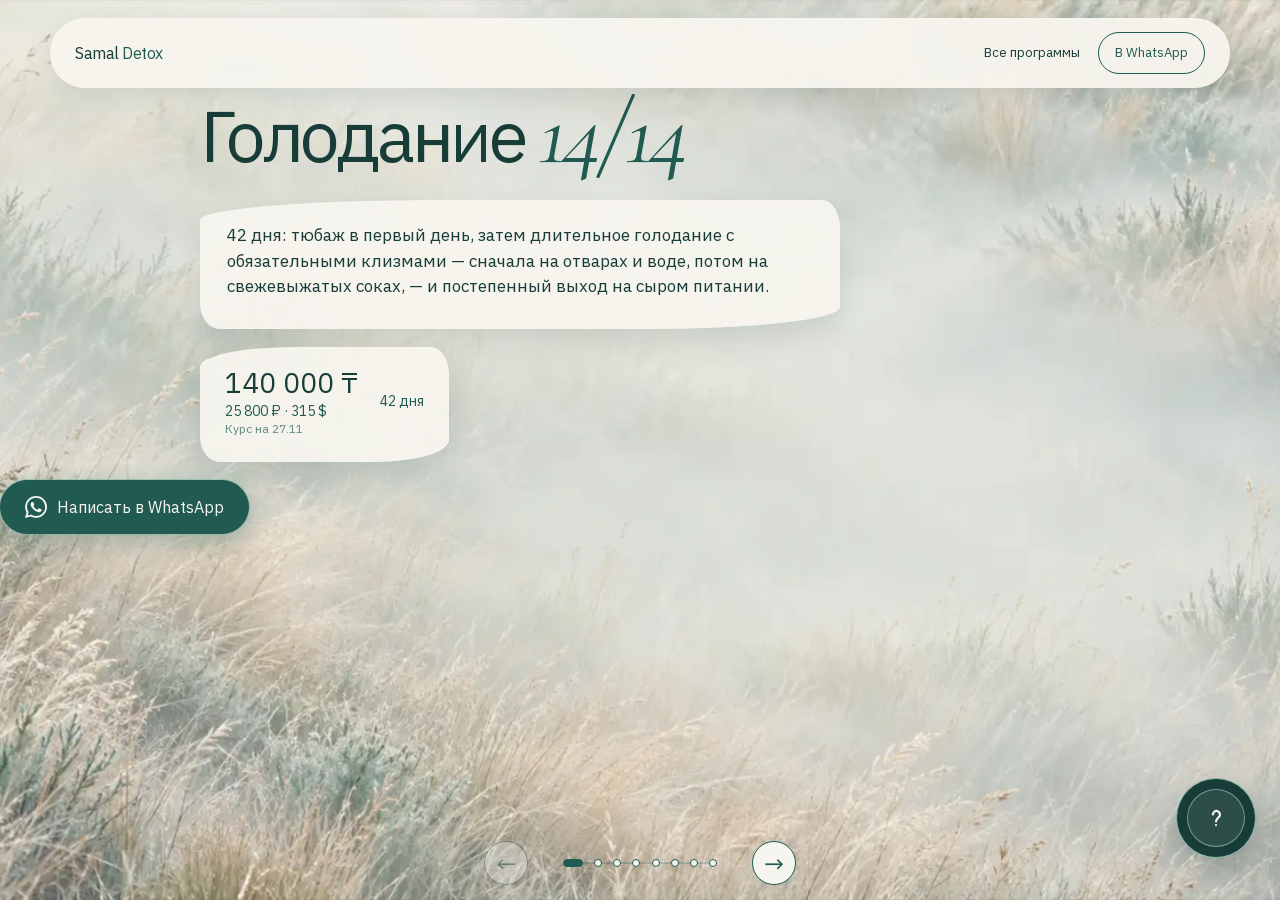
<file: programs/fasting-14-14.html>
<!doctype html>
<html lang="ru">
<head>
  <meta charset="utf-8">
  <meta name="viewport" content="width=device-width, initial-scale=1">
  <meta name="description" content="Голодание 14/14 — программа Samal Detox с личным сопровождением Самал Булатханкызы.">
  <title>Голодание 14/14 · Samal Detox</title>
  <style>
    @font-face{font-family:"Cormorant Garamond Local";src:url("../assets/fonts/cormorant-garamond.woff2") format("woff2");font-style:italic;font-weight:400;font-display:swap}
    @font-face{font-family:"IBM Plex Sans Local";src:url("../assets/fonts/ibm-plex-sans.woff2") format("woff2");font-style:normal;font-weight:400 700;font-display:swap}

    :root{
      --primary:#205A50;
      --eucalyptus:#87B7AB;
      --mist:#DDEBE5;
      --background:#F7F5EF;
      --sand:#E4D9C8;
      --ink:#183D38;
      --radius-card:32px;
      --radius-pill:999px;
      --content:min(880px,calc(100% - 40px));
    }
    *{box-sizing:border-box}
    html{scroll-behavior:smooth;background:var(--background);color:var(--ink)}
    body{margin:0;overflow:hidden;background:var(--background);color:var(--ink);font-family:"IBM Plex Sans Local",system-ui,-apple-system,"Segoe UI",sans-serif;font-size:16px;line-height:1.5}
    ::selection{background:var(--primary);color:var(--background)}
    a{color:inherit}
    a:focus-visible,button:focus-visible{outline:3px solid var(--eucalyptus);outline-offset:4px}
    .shell{width:var(--content);margin-inline:auto}
    .skip-link{position:absolute;left:16px;top:-80px;padding:12px 16px;background:var(--primary);color:var(--background);z-index:20}
    .skip-link:focus{top:16px}

    .site-header{border-bottom:1px solid var(--sand)}
    .site-header .shell{width:min(1180px,calc(100% - 40px));display:flex;align-items:center;justify-content:space-between;gap:16px;min-height:76px}
    .wordmark{font-weight:700;letter-spacing:-.03em;text-decoration:none}
    .wordmark span{color:var(--primary)}
    .site-nav{display:flex;align-items:center;gap:18px;font-size:13px}
    .site-nav a{text-decoration:none}
    .back-link:hover{text-decoration:underline;text-underline-offset:4px}
    .nav-cta{padding:10px 16px;border:1px solid var(--primary);border-radius:var(--radius-pill);color:var(--primary);text-decoration:none;transition:background .18s ease,color .18s ease}
    .nav-cta:hover{background:var(--primary);color:var(--background)}

    h1,h2,h3,p{margin-top:0}
    h1{max-width:680px;margin-bottom:18px;font-size:clamp(40px,9vw,72px);font-weight:700;line-height:.97;letter-spacing:-.045em}
    h1 em,h2 em{font-family:"Cormorant Garamond Local",Georgia,serif;font-style:italic;font-weight:400;letter-spacing:-.03em;color:var(--primary);font-size:1.3em}
    h2{margin-bottom:18px;font-size:clamp(30px,6vw,44px);line-height:1.02;letter-spacing:-.04em}
    .eyebrow{margin:0 0 12px;font-size:13px;font-weight:700;color:var(--primary)}
    .section-intro{max-width:60ch;font-size:17px}

    .program-hero{background:var(--mist);padding:56px 0 48px}
    .hero-lead{max-width:560px;margin-bottom:28px;font-size:17px;line-height:1.5}
    .price-row{display:flex;flex-wrap:wrap;align-items:center;gap:18px}
    .price-main{font-size:28px;font-weight:700;line-height:1.2}
    .price-alt{display:block;margin-top:4px;font-size:14px;font-weight:400;color:var(--primary)}
    .duration-chip{padding:10px 18px;background:color-mix(in srgb,var(--background) 40%,transparent);border:1px solid color-mix(in srgb,var(--background) 72%,transparent);border-radius:var(--radius-pill);font-size:14px;font-weight:700;-webkit-backdrop-filter:blur(16px);backdrop-filter:blur(16px)}

    .section{padding:56px 0;border-top:1px solid var(--sand)}
    .included-section{background:var(--sand)}
    .flow-section{background:var(--mist)}
    .result-section{background:var(--sand)}

    .split-columns{display:grid;gap:28px;margin-top:8px}
    .split-col h3{margin:0 0 14px;font-size:18px;letter-spacing:-.01em}
    .split-list{margin:0;padding:0;list-style:none;display:grid;gap:12px}
    .split-list li{padding-left:24px;position:relative;font-size:15px;line-height:1.5}
    .split-list li::before{content:"";position:absolute;left:0;top:8px;width:8px;height:8px;border-radius:50%;background:var(--primary)}
    .split-col.self-purchase li::before{background:var(--eucalyptus)}

    .flow-list{display:grid;gap:0;margin:28px 0 0;padding:0;list-style:none;border-top:1px solid var(--eucalyptus)}
    .flow-item{display:grid;grid-template-columns:1fr;gap:16px;padding:18px 0;border-bottom:1px solid var(--eucalyptus)}
    .flow-item h3{margin:0 0 4px;font-size:16px;letter-spacing:-.01em}
    .flow-item p{margin:0;font-size:15px;line-height:1.5}
    .flow-section h2,.flow-section h2 em{color:#fff}
    .flow-foot{margin-top:20px;font-size:14px;color:#fff;text-shadow:0 1px 12px color-mix(in srgb,var(--ink) 48%,transparent)}

     .notice-card{padding:28px;background:var(--background);border:1px solid var(--sand);border-radius:var(--radius-card);box-shadow:0 10px 24px var(--mist)}
    .notice-card ul{margin:16px 0 0;padding:0;list-style:none;display:grid;gap:12px}
    .notice-card li{padding-left:22px;position:relative;font-size:15px;line-height:1.45}
    .notice-card li::before{content:"";position:absolute;left:0;top:8px;width:7px;height:7px;border-radius:50%;background:var(--primary)}
    .notice-card li.notice-pending{font-style:italic;color:var(--primary)}
    .notice-foot{margin-top:18px;padding-top:16px;border-top:1px solid var(--sand);font-size:14px;color:var(--primary)}

    .expectations-heading{max-width:24ch;margin-bottom:28px;text-wrap:balance}
    .result-list{max-width:920px;margin:0;padding:0;list-style:none;display:grid;grid-template-columns:repeat(2,minmax(0,1fr));gap:14px}
    .result-list li{position:relative;display:flex;align-items:center;min-height:72px;padding:16px 20px 16px 42px;background:color-mix(in srgb,var(--background) 62%,transparent);border:1px solid color-mix(in srgb,var(--background) 82%,transparent);border-radius:28% 16px 34% 20px / 18px 30% 16px 32%;box-shadow:0 12px 24px color-mix(in srgb,var(--ink) 12%,transparent);font-size:16px;font-weight:700;line-height:1.24;letter-spacing:-.01em;-webkit-backdrop-filter:blur(12px);backdrop-filter:blur(12px);transition:transform .18s ease,background .18s ease}
    .result-list li:nth-child(even){border-radius:16px 34% 18px 38% / 30% 18px 34% 16px;transform:rotate(.45deg)}
    .result-list li:nth-child(3n){transform:rotate(-.35deg)}
    .result-list li::before{content:"";position:absolute;left:19px;top:50%;width:8px;height:8px;border-radius:50%;background:var(--primary);transform:translateY(-50%)}
    .result-list li:hover{background:color-mix(in srgb,var(--background) 76%,transparent);transform:translateY(-2px) rotate(0)}
    .result-section>.shell{padding-bottom:108px}

    .button{display:inline-flex;align-items:center;justify-content:center;min-height:50px;padding:0 22px;border:1px solid var(--primary);border-radius:var(--radius-pill);font:inherit;font-weight:700;text-decoration:none;transition:transform .18s ease,background .18s ease,color .18s ease}
    .button-primary{background:var(--primary);color:var(--background)}
    .button-primary:hover{background:var(--ink);color:var(--background);transform:translateY(-2px)}
    .link-arrow{display:inline-flex;margin-top:20px;font-size:15px;font-weight:700;text-decoration:underline;text-underline-offset:4px}
    .link-arrow:hover{color:var(--primary)}

    .final-cta{padding:64px 0;background:var(--primary);color:var(--background);border-top:none}
    .final-layout{display:grid;gap:22px}
    .final-cta h2 em{color:var(--eucalyptus)}
    .final-copy{max-width:440px;margin:0 0 20px;font-size:16px}
    .final-cta .button-primary{background:var(--background);color:var(--primary);border-color:var(--background)}
    .final-cta .button-primary:hover{background:var(--eucalyptus);color:var(--ink);border-color:var(--eucalyptus)}
    @keyframes telegram-golden-pulse{0%,100%{box-shadow:0 0 0 0 color-mix(in srgb,var(--sand) 0%,transparent),0 8px 22px color-mix(in srgb,var(--sand) 18%,transparent)}50%{box-shadow:0 0 0 7px color-mix(in srgb,var(--sand) 18%,transparent),0 10px 30px color-mix(in srgb,var(--sand) 42%,transparent)}}
    .final-cta .telegram-link{position:relative;z-index:1;margin-top:12px;animation:telegram-golden-pulse 3.2s ease-in-out infinite}

    .related-grid{display:grid;gap:14px;margin:28px 0 24px}
    .related-card{display:block;padding:22px;background:color-mix(in srgb,var(--mist) 40%,transparent);border:1px solid color-mix(in srgb,var(--background) 72%,transparent);border-radius:var(--radius-card);text-decoration:none;-webkit-backdrop-filter:blur(16px);backdrop-filter:blur(16px);box-shadow:inset 0 1px 0 color-mix(in srgb,var(--background) 70%,transparent),0 14px 28px color-mix(in srgb,var(--ink) 10%,transparent);transition:box-shadow .18s ease,transform .18s ease}
    .related-card:hover{box-shadow:0 0 0 1px rgba(24,61,56,.12),inset 0 1px 0 rgba(247,245,239,.8),0 18px 30px rgba(24,61,56,.13);transform:translateY(-2px)}
    .related-duration{display:block;margin-bottom:8px;font-size:12px;font-weight:700;color:var(--primary)}
    .related-card h3{margin:0 0 10px;font-size:18px;line-height:1.15;letter-spacing:-.01em}
    .related-price{font-size:15px;font-weight:700}

    .site-footer{display:flex;justify-content:space-between;gap:24px;padding:24px 0 34px;font-size:13px;width:min(1180px,calc(100% - 40px));margin-inline:auto}
    .site-footer p{margin:0}
    .footer-muted{color:var(--primary)}
    .telegram-status{position:fixed;right:16px;bottom:16px;z-index:10;max-width:300px;padding:14px 16px;background:var(--ink);color:var(--background);border-radius:var(--radius-pill);box-shadow:0 16px 30px var(--sand);font-size:14px;opacity:0;transform:translateY(8px);pointer-events:none;transition:opacity .2s ease,transform .2s ease}
    .telegram-status.is-visible{opacity:1;transform:translateY(0)}

    @media(min-width:760px){
      .split-columns{grid-template-columns:1fr 1fr;gap:40px}
      .related-grid{grid-template-columns:repeat(2,1fr)}
      .related-card--group{grid-column:1/-1}
      .final-layout{grid-template-columns:1fr auto;align-items:end}
      .final-copy{margin-bottom:0}
    }
    @media(min-width:980px){.related-grid{grid-template-columns:repeat(3,minmax(0,1fr))}.related-card--group{grid-column:auto}}
    @media(max-width:480px){
      .site-nav{gap:10px}
      .nav-cta{padding:10px 12px}
      .result-list{grid-template-columns:1fr;gap:12px}
      .result-list li{min-height:64px;padding:14px 18px 14px 40px;font-size:15px}
    }
     @media(prefers-reduced-motion:reduce){html{scroll-behavior:auto}.button,.related-card,.telegram-status,.story-panel,.chapter-control,.chapter-dot{transition:none}.final-cta .telegram-link{animation:none}}
     .duration-chip,.related-card,.notice-card{background:var(--background);border-color:var(--sand);box-shadow:0 10px 24px var(--mist);-webkit-backdrop-filter:none;backdrop-filter:none}
     /* ===== Matte glass surfaces ===== */
     .duration-chip,.notice-card,.related-card{background:color-mix(in srgb,var(--background) 40%,transparent);border-color:color-mix(in srgb,var(--background) 72%,transparent);box-shadow:inset 0 1px 0 color-mix(in srgb,var(--background) 70%,transparent),0 14px 28px color-mix(in srgb,var(--ink) 10%,transparent);-webkit-backdrop-filter:blur(16px);backdrop-filter:blur(16px)}
     .related-card{background:color-mix(in srgb,var(--mist) 40%,transparent)}
     @media(max-width:480px){.duration-chip,.notice-card,.related-card{-webkit-backdrop-filter:blur(14px);backdrop-filter:blur(14px)}}
     .site-footer{display:none}#main-content{position:relative;height:calc(100svh - 76px);overflow:hidden;touch-action:pan-y}.story-panel{position:absolute;inset:0;width:100%;height:100%;padding:56px 0 92px;overflow-y:auto;overflow-x:hidden;overscroll-behavior:contain;touch-action:pan-y;transform:translateX(100%);opacity:0;visibility:hidden;pointer-events:none;transition:transform .48s cubic-bezier(.23,1,.32,1),opacity .25s ease,visibility 0s linear .48s;will-change:transform}.story-panel.is-before{transform:translateX(-100%);opacity:.72;visibility:visible}.story-panel.is-after{transform:translateX(100%);opacity:0;visibility:visible}.story-panel.is-active{transform:translateX(0);opacity:1;visibility:visible;pointer-events:auto;transition-delay:0s}.chapter-nav{position:fixed;left:50%;bottom:22px;z-index:30;display:flex;align-items:center;justify-content:center;gap:24px;width:max-content;margin:0;padding:6px 10px;transform:translateX(-50%) translateZ(0);isolation:isolate}.chapter-control{display:inline-grid;place-items:center;width:44px;height:44px;padding:0;border:1px solid var(--primary);border-radius:50%;background:color-mix(in srgb,var(--background) 94%,transparent);-webkit-backdrop-filter:blur(10px);backdrop-filter:blur(10px);color:var(--primary);font-family:inherit;font-size:25px;font-weight:700;line-height:1;cursor:pointer;box-shadow:0 6px 16px color-mix(in srgb,var(--ink) 15%,transparent);transition:background .18s ease,color .18s ease,transform .18s cubic-bezier(.23,1,.32,1)}.chapter-control:hover{background:var(--primary);color:var(--background);transform:translateY(-2px)}.chapter-control:disabled{opacity:.38;cursor:not-allowed;box-shadow:none}.chapter-progress{position:relative;display:flex;align-items:center;justify-content:space-between;width:176px;min-width:176px;min-height:44px;padding:0 11px;cursor:grab;touch-action:none;user-select:none}.chapter-progress::before{content:"";position:absolute;left:12px;right:12px;top:50%;height:1px;background:color-mix(in srgb,var(--primary) 42%,transparent);transform:translateY(-50%)}.chapter-progress.is-dragging{cursor:grabbing}.chapter-dot{position:relative;z-index:1;width:8px;height:8px;padding:0;border:1px solid var(--primary);border-radius:50%;background:var(--background);cursor:pointer;transition:transform .18s ease,background .18s ease,border-color .18s ease}.chapter-dot[aria-current="true"]{width:20px;border-radius:999px;background:var(--primary);border-color:var(--primary)}.chapter-dot:hover{transform:scale(1.35);background:var(--primary)}
     .program-hero.opening-scene{background:var(--background) url("../assets/backgrounds/quiet-water-steppe-mist-v1.webp") center 54%/cover no-repeat;padding:56px 0 92px}.overview-section{background:var(--background) url("../assets/backgrounds/quiet-water-light-v1.webp") center 54%/cover no-repeat}.included-section{background:var(--mist) url("../assets/backgrounds/quiet-water-trust-v1.webp") center 42%/cover no-repeat}.flow-section{background:var(--sand) url("../assets/backgrounds/quiet-water-river-stones-v1.webp") center 38%/cover no-repeat}.contraindications-section{background:linear-gradient(color-mix(in srgb,var(--ink) 76%,transparent),color-mix(in srgb,var(--ink) 76%,transparent)),url("../assets/backgrounds/quiet-water-faq-v1.webp") center 44%/cover no-repeat;color:var(--background)}.contraindications-section .section-intro{color:var(--background)}.result-section{background:var(--sand) url("../assets/backgrounds/quiet-water-programs-v1.webp") 42% center/cover no-repeat}.final-cta{background:linear-gradient(color-mix(in srgb,var(--primary) 78%,transparent),color-mix(in srgb,var(--primary) 78%,transparent)),url("../assets/backgrounds/tubazh-deep-garden-v1.webp") center/cover no-repeat}.related-section{background:var(--mist) url("../assets/backgrounds/tubazh-water-mist-v1.webp") right bottom/cover no-repeat}
     .split-col,.flow-item,.notice-card,.final-copy,.related-card{position:relative;isolation:isolate;background:color-mix(in srgb,var(--background) 94%,transparent);border:1px solid color-mix(in srgb,var(--background) 96%,transparent);box-shadow:inset 0 1px 0 color-mix(in srgb,var(--background) 92%,transparent),0 14px 28px color-mix(in srgb,var(--ink) 14%,transparent);-webkit-backdrop-filter:blur(14px);backdrop-filter:blur(14px);color:var(--ink)}.split-col{padding:24px 24px 26px;border-radius:38% 18px 28% 16px / 20px 32% 18px 30%;transform:rotate(-.8deg)}.split-col:nth-child(2){border-radius:16px 34% 18px 38% / 30% 18px 34% 16px;transform:rotate(1deg)}.flow-list{gap:12px;border-top:0}.flow-item{padding:18px 20px;border:0;border-radius:18px 38% 20px 32% / 30% 18px 34% 16px;transform:rotate(-.7deg)}.flow-item:nth-child(even){border-radius:36% 16px 34% 20px / 18px 30% 16px 32%;transform:rotate(.7deg)}.notice-card{border-radius:34% 16px 38% 22px / 20px 30% 18px 34%;transform:rotate(.5deg)}.notice-card li{padding:10px 14px 10px 30px;background:color-mix(in srgb,var(--background) 36%,transparent);border:1px solid color-mix(in srgb,var(--background) 70%,transparent);border-radius:40% 18px 34% 16px / 18px 30% 16px 28%}.notice-card li::before{left:10px;top:18px}.final-copy{padding:18px 20px;border-radius:18px 38% 20px 34% / 30% 16px 34% 18%;transform:rotate(-.6deg);color:var(--ink)}.final-cta .chapter-control{border-color:var(--eucalyptus);color:var(--background);background:color-mix(in srgb,var(--background) 18%,transparent)}.final-cta .chapter-control:hover{background:var(--eucalyptus);color:var(--ink)}@media(hover:hover){.split-col:hover,.flow-item:hover,.notice-card:hover,.result-list li:hover,.final-copy:hover,.related-card:hover{transform:translateY(-2px) rotate(0deg)}}@media(max-width:700px){.chapter-nav{bottom:14px;gap:18px}.chapter-control{width:42px;height:42px;font-size:24px}.chapter-progress{width:142px;min-width:142px;padding:0 9px}.chapter-progress::before{left:10px;right:10px}.chapter-dot{width:7px;height:7px}.chapter-dot[aria-current="true"]{width:17px}.story-panel{padding-top:48px}.split-col{padding:20px 18px 22px}.flow-item{padding:16px 18px}.notice-card{padding:22px 18px}.final-copy{padding:16px 18px}}@media(max-width:480px){.overview-section{background-position:center 42%}.included-section{background-position:center 32%}.flow-section{background-position:center 28%}.contraindications-section{background-position:center 34%}.duration-chip,.notice-card,.related-card{-webkit-backdrop-filter:blur(14px);backdrop-filter:blur(14px)}}
    /* Navigation sits in a viewport layer, never inside a transformed story panel. */
    .story-navigation-layer{position:fixed;inset:0;z-index:100;pointer-events:none;isolation:isolate}.story-navigation-layer .chapter-nav{position:absolute;inset:auto 0 0;width:100%;min-height:74px;margin:0;padding:10px max(20px,env(safe-area-inset-right)) calc(10px + env(safe-area-inset-bottom)) max(20px,env(safe-area-inset-left));transform:none;display:none;align-items:center;justify-content:center;gap:24px;background:transparent;border:0;box-shadow:none}.story-navigation-layer .chapter-nav.is-active-navigation{display:flex;pointer-events:auto}.story-navigation-layer .chapter-control{background:color-mix(in srgb,var(--background) 94%,transparent)}@media(max-width:700px){.story-navigation-layer .chapter-nav{min-height:70px;bottom:0;gap:18px}}
    /* A persistent question control sits apart from the chapter navigation. */
    .program-question-control{position:fixed;right:24px;bottom:42px;z-index:110;display:grid;place-items:center;width:80px;height:80px;padding:0;border:1px solid var(--eucalyptus);border-radius:50%;background:var(--ink);color:var(--background);box-shadow:0 12px 26px color-mix(in srgb,var(--ink) 22%,transparent);cursor:pointer;transition:background .18s ease,color .18s ease,transform .18s cubic-bezier(.23,1,.32,1)}
    .program-question-control:hover{background:var(--primary);transform:translateY(-3px)}
    .program-question-control:active{transform:translateY(0) scale(.98)}
    
    .program-question-mark{display:grid;place-items:center;width:58px;height:58px;border:1px solid color-mix(in srgb,var(--eucalyptus) 76%,transparent);border-radius:50%;background:color-mix(in srgb,var(--background) 9%,transparent)}
    .program-question-control svg{width:28px;height:28px;fill:none;stroke:currentColor;stroke-width:1.9;stroke-linecap:round;stroke-linejoin:round}
    .program-question-dialog{width:min(500px,calc(100% - 40px));padding:0;border:0;background:transparent;color:var(--ink);overflow:visible}
    .program-question-dialog::backdrop{background:color-mix(in srgb,var(--ink) 70%,transparent);backdrop-filter:blur(6px)}
    .program-question-surface{position:relative;isolation:isolate;padding:clamp(30px,6vw,48px);border-radius:24px;background:var(--background);box-shadow:0 26px 64px color-mix(in srgb,var(--ink) 42%,transparent)}
    .program-question-close{position:absolute;top:14px;right:14px;display:grid;place-items:center;width:40px;height:40px;padding:0;border:1px solid color-mix(in srgb,var(--primary) 40%,transparent);border-radius:50%;background:var(--background);color:var(--primary);font:28px/1 Plex,system-ui,sans-serif;cursor:pointer;transition:background .16s ease,transform .16s cubic-bezier(.23,1,.32,1)}
    .program-question-close:hover{background:var(--mist);transform:rotate(90deg)}
    .program-question-kicker{margin:0 0 10px;color:var(--primary);font-size:13px;font-weight:700;letter-spacing:.08em;text-transform:uppercase}
    .program-question-surface h2{max-width:15ch;margin:0 0 26px;font-size:clamp(34px,7vw,48px);line-height:.96;letter-spacing:-.03em}
    .program-question-surface h2 em{font-family:"Cormorant Garamond Local",Georgia,serif;font-weight:400;color:var(--primary)}
    .program-question-actions{display:grid;justify-items:start;gap:10px}
    .program-question-faq,.program-question-telegram{display:inline-flex;align-items:center;justify-content:center;min-height:48px;padding:0 20px;border:1px solid var(--primary);border-radius:var(--radius-pill);font:700 15px/1 Plex,system-ui,sans-serif;text-decoration:none}
    .program-question-faq{gap:10px;background:var(--primary);color:var(--background);transition:background .18s ease,transform .18s cubic-bezier(.23,1,.32,1)}
    .program-question-faq:hover{background:var(--ink);transform:translateY(-2px)}
    .program-question-faq svg{width:18px;height:18px;fill:none;stroke:currentColor;stroke-width:1.8;stroke-linecap:round;stroke-linejoin:round}
    .program-question-telegram{background:transparent;color:var(--primary);cursor:pointer;opacity:1}
    @media(max-width:760px){.program-question-control{right:16px;bottom:calc(96px + env(safe-area-inset-bottom));width:68px;height:68px}.program-question-mark{width:50px;height:50px}.program-question-control svg{width:24px;height:24px}.program-question-dialog{width:min(500px,calc(100% - 28px))}}
    /* Keep the mobile question control clear of content-heavy slides. */
    @media(max-width:760px){
    }
    @media(prefers-reduced-motion:reduce){.program-question-control,.program-question-close{transition:none}}
    /* Stable translucent content surfaces on moving story panels. */
    .duration-chip,.split-col,.flow-item,.notice-card,.notice-card li,
    .result-list li,.final-copy,.related-card{
      background:color-mix(in srgb,var(--background) 94%,transparent);
      color:var(--ink);
      -webkit-backdrop-filter:none;
      backdrop-filter:none;
    }
    .split-col,.flow-item,.notice-card,.result-list li,.final-copy,.related-card{
      transition:transform .22s cubic-bezier(.23,1,.32,1),box-shadow .22s ease;
    }
    .result-list li:hover{
      background:color-mix(in srgb,var(--background) 94%,transparent);
    }
    .story-navigation-layer .chapter-control,.chapter-nav .chapter-control{
      -webkit-backdrop-filter:none;
      backdrop-filter:none;
      background:var(--background);
      color:var(--primary);
    }
    .story-navigation-layer .chapter-control:not(:disabled):hover,
    .chapter-nav .chapter-control:not(:disabled):hover{
      background:var(--primary);
      color:var(--background);
    }
    @media(prefers-reduced-motion:reduce){
      .split-col,.flow-item,.notice-card,.result-list li,.final-copy,.related-card{transition:none}
    }
    /* Tubazh-inspired translucent text bricks across every story panel. */
    .story-panel{--story-brick-fill:color-mix(in srgb,var(--background) 94%,transparent);--story-brick-edge:color-mix(in srgb,var(--background) 94%,transparent);--story-brick-shadow:inset 0 1px 0 color-mix(in srgb,var(--background) 94%,transparent),0 14px 28px color-mix(in srgb,var(--ink) 12%,transparent)}
    .story-panel :is(.hero-lead,.price-row,.chip,.split-col,.flow-item,.blend-card,.delivery-card,.delivery-cost-list li,.notice-card,.notice-card li,.result-note,.result-list li,.final-copy,.related-card,.flow-foot),
    .story-panel.overview-section .shell,.story-panel.symptoms-section .symptoms-intro::before,.story-panel.flow-section h2,
    .story-panel:not(.overview-section):not(.symptoms-section) .section-intro{background:var(--story-brick-fill);border:1px solid var(--story-brick-edge);box-shadow:var(--story-brick-shadow);color:var(--ink);-webkit-backdrop-filter:none;backdrop-filter:none}
    .story-panel :is(.hero-lead,.price-row,.split-col,.flow-item,.blend-card,.delivery-card,.delivery-cost-list li,.notice-card,.result-note,.result-list li,.final-copy,.related-card,.flow-foot),
    .story-panel.overview-section .shell,.story-panel.symptoms-section .symptoms-intro::before,.story-panel.flow-section h2,
    .story-panel:not(.overview-section):not(.symptoms-section) .section-intro{border-radius:42% 16px 32% 20px / 18px 34% 20px 30%}
    .story-panel :is(.split-col:nth-child(even),.flow-item:nth-child(even),.blend-card:nth-child(even),.delivery-card:nth-child(even),.related-card:nth-child(even),.notice-card li:nth-child(even),.result-list li:nth-child(even)){border-radius:16px 38% 20px 34% / 28% 16px 34% 18px}
    .story-panel .hero-lead{width:min(640px,100%);max-width:none;margin:22px 0 18px;padding:20px 24px}
    .story-panel .price-row{width:max-content;max-width:100%;padding:18px 24px;gap:14px 22px}
    .story-panel .price-row .duration-chip{padding:8px 0;background:transparent;border:0;border-radius:0;box-shadow:none;color:var(--primary)}
    .story-panel .flow-foot{display:table;width:auto;max-width:100%;padding:12px 18px;text-shadow:none}
    .story-panel .delivery-cost-list li{padding:12px 18px}
    .story-panel .result-list li{padding:16px 20px 16px 42px}
    .story-panel .notice-card li{background:color-mix(in srgb,var(--background) 80%,transparent)}
    .story-panel .related-card{color:var(--ink)}
    @media (hover:hover) and (pointer:fine){
      @keyframes story-brick-hop{0%{translate:0 0}42%{translate:0 -9px}72%{translate:0 -4px}100%{translate:0 -6px}}
      .story-panel :is(.hero-lead,.price-row,.chip,.split-col,.flow-item,.blend-card,.delivery-card,.delivery-cost-list li,.notice-card,.notice-card li,.result-note,.result-list li,.final-copy,.related-card,.flow-foot):hover,
      .story-panel.overview-section .shell:hover,.story-panel.symptoms-section .symptoms-intro:hover,.story-panel.flow-section h2:hover,
      .story-panel:not(.overview-section):not(.symptoms-section) .section-intro:hover{animation:story-brick-hop .48s cubic-bezier(.23,1,.32,1) both;transform:rotate(0deg);box-shadow:inset 0 1px 0 color-mix(in srgb,var(--background) 96%,transparent),0 20px 32px color-mix(in srgb,var(--ink) 17%,transparent)}
    }
    @media (prefers-reduced-motion:reduce){.story-panel :is(.hero-lead,.price-row,.chip,.split-col,.flow-item,.blend-card,.delivery-card,.delivery-cost-list li,.notice-card,.notice-card li,.result-note,.result-list li,.final-copy,.related-card,.flow-foot):hover,.story-panel.overview-section .shell:hover,.story-panel.symptoms-section .symptoms-intro:hover,.story-panel.flow-section h2:hover,.story-panel:not(.overview-section):not(.symptoms-section) .section-intro:hover{animation:none;translate:none;transform:none}}
    @media (max-width:700px){.story-panel .hero-lead{padding:17px 19px}.story-panel .price-row{padding:16px 19px}}
    /* Running book-style label and safer text area inside organic bricks. */
    .program-running-label{position:absolute;top:12px;right:max(20px,calc((100% - 880px)/2));z-index:2;display:grid;gap:1px;max-width:min(360px,calc(100% - 40px));padding:6px 12px 7px;border:1px solid color-mix(in srgb,var(--background) 90%,transparent);border-radius:13px 8px 13px 9px;background:color-mix(in srgb,var(--background) 93%,transparent);box-shadow:0 4px 12px color-mix(in srgb,var(--ink) 8%,transparent);color:var(--ink);text-align:right;pointer-events:none}
    .program-running-name{font-size:12px;font-weight:700;line-height:1.2}
    .program-running-meta{font-size:10px;line-height:1.2;color:var(--primary);letter-spacing:.02em}
    .story-panel :is(.hero-lead,.price-row,.chip,.split-col,.flow-item,.blend-card,.delivery-card,.delivery-cost-list li,.notice-card,.notice-card li,.result-note,.result-list li,.final-copy,.related-card,.flow-foot),.story-panel.overview-section .shell,.story-panel:not(.overview-section):not(.symptoms-section) .section-intro{min-width:0;max-width:100%;overflow-wrap:break-word}
    .story-panel :is(.hero-lead,.price-row,.split-col,.flow-item,.blend-card,.delivery-card,.delivery-cost-list li,.notice-card,.result-note,.result-list li,.final-copy,.related-card,.flow-foot),.story-panel.overview-section .shell,.story-panel.symptoms-section .symptoms-intro::before,.story-panel.flow-section h2,.story-panel:not(.overview-section):not(.symptoms-section) .section-intro{border-radius:38% 18px 30% 20px / 20px 28px 22px 26px}
    .story-panel :is(.split-col:nth-child(even),.flow-item:nth-child(even),.blend-card:nth-child(even),.delivery-card:nth-child(even),.related-card:nth-child(even),.notice-card li:nth-child(even),.result-list li:nth-child(even)){border-radius:18px 34% 20px 30% / 26px 18px 28px 20px}
    .story-panel .hero-lead{padding:22px 26px 28px}
    .story-panel .price-row{padding:18px 24px 24px}
    .story-panel :is(.split-col,.blend-card,.delivery-card,.notice-card,.related-card){padding-right:28px;padding-bottom:30px;padding-left:28px}
    .story-panel .flow-item{padding-right:24px;padding-bottom:22px;padding-left:24px}
    .story-panel .notice-card li{padding-right:20px;padding-bottom:16px}
    .story-panel .result-list li{padding-right:22px;padding-bottom:20px}
    .story-panel.overview-section .shell{padding:28px 34px 34px}
    .story-panel:not(.overview-section):not(.symptoms-section) .section-intro{padding:16px 22px 22px}
    @media(max-width:700px){.story-panel:not([data-story-panel="0"]){padding-top:76px}.program-running-label{top:8px;right:20px;max-width:min(300px,calc(100% - 40px))}.story-panel .hero-lead{padding:18px 20px 24px}.story-panel :is(.split-col,.blend-card,.delivery-card,.notice-card,.related-card){padding-right:22px;padding-bottom:26px;padding-left:22px}.story-panel.overview-section .shell{padding:24px 24px 30px}.story-panel:not(.overview-section):not(.symptoms-section) .section-intro{padding:14px 18px 20px}}
      .flow-section h2 em{color:#76503A}
    /* Floating oval header, matched to the home page. */
    .site-header{position:fixed;top:18px;left:50%;z-index:120;transform:translate3d(-50%,0,0);will-change:transform;width:min(1180px,calc(100% - 40px));padding:0 24px;border:1px solid color-mix(in srgb,var(--background) 82%,transparent);border-radius:999px;background:color-mix(in srgb,var(--background) 94%,transparent);box-shadow:inset 0 1px 0 color-mix(in srgb,var(--background) 86%,transparent),0 10px 28px color-mix(in srgb,var(--ink) 12%,transparent);-webkit-backdrop-filter:blur(24px);backdrop-filter:blur(24px)}
    .site-header .shell{width:100%;min-height:68px}
    #main-content{height:100svh}
    .program-hero{padding-top:126px}
    .story-panel:not([data-story-panel="0"]){padding-top:174px}
    .program-running-label{top:100px}
    @media(max-width:700px){
      .site-header{top:12px;width:calc(100% - 24px);padding:0 16px}
      .site-header .shell{min-height:62px}
      .site-nav .back-link{display:none}
      .program-hero{padding-top:104px}
      .story-panel:not([data-story-panel="0"]){padding-top:168px}
      .program-running-label{top:88px}
    }

    .hero-whatsapp-cta{display:inline-flex;align-items:center;justify-content:center;gap:10px;min-height:54px;margin-top:18px;padding:0 24px;border:1px solid var(--primary);border-radius:var(--radius-pill);background:var(--primary);color:var(--background);font:inherit;font-weight:700;text-decoration:none;box-shadow:0 0 0 1px color-mix(in srgb,var(--eucalyptus) 58%,transparent),0 0 24px color-mix(in srgb,var(--eucalyptus) 46%,transparent),0 10px 26px color-mix(in srgb,var(--ink) 24%,transparent);transition:transform .18s ease,box-shadow .18s ease;animation:hero-wa-glow 2.8s ease-in-out infinite}
    .hero-whatsapp-cta svg{width:22px;height:22px;flex:0 0 22px;fill:currentColor}
    .hero-whatsapp-cta:hover{transform:translateY(-2px);box-shadow:0 0 0 2px color-mix(in srgb,var(--eucalyptus) 78%,transparent),0 0 32px color-mix(in srgb,var(--eucalyptus) 76%,transparent),0 12px 30px color-mix(in srgb,var(--ink) 28%,transparent)}
    @keyframes hero-wa-glow{0%,100%{box-shadow:0 0 0 1px color-mix(in srgb,var(--eucalyptus) 38%,transparent),0 0 16px color-mix(in srgb,var(--eucalyptus) 32%,transparent),0 8px 22px color-mix(in srgb,var(--ink) 20%,transparent)}50%{box-shadow:0 0 0 2px color-mix(in srgb,var(--eucalyptus) 72%,transparent),0 0 30px color-mix(in srgb,var(--eucalyptus) 68%,transparent),0 12px 28px color-mix(in srgb,var(--ink) 26%,transparent)}}
    @media(prefers-reduced-motion:reduce){.hero-whatsapp-cta{animation:none}}
    @media(max-width:480px){.hero-whatsapp-cta{width:100%;padding:0 16px}}

    .nexora-credit-link{color:inherit;font-size:12px;opacity:.62;text-decoration:none;transition:opacity .18s ease}
    .nexora-credit-link:hover{opacity:1;text-decoration:underline;text-underline-offset:3px}
    .nexora-credit-link:focus-visible{outline:2px solid var(--eucalyptus);outline-offset:3px}
    .final-cta a.button-primary[data-contact="whatsapp"]{background:var(--eucalyptus);color:var(--ink);border-color:var(--eucalyptus)}
    .final-cta a.button-primary[data-contact="whatsapp"]{gap:10px;box-shadow:0 0 0 1px color-mix(in srgb,var(--eucalyptus) 66%,transparent),0 0 24px color-mix(in srgb,var(--eucalyptus) 78%,transparent),0 10px 28px color-mix(in srgb,var(--ink) 22%,transparent);animation:whatsapp-cta-glow 2.4s ease-in-out infinite}
    .final-cta a.button-primary[data-contact="whatsapp"] svg{width:22px;height:22px;flex:0 0 22px;fill:currentColor}
    .final-cta a.button-primary[data-contact="whatsapp"]:hover{background:var(--eucalyptus);color:var(--ink);border-color:var(--eucalyptus);transform:translateY(-2px)}
    @keyframes whatsapp-cta-glow{0%,100%{box-shadow:0 0 0 1px color-mix(in srgb,var(--eucalyptus) 48%,transparent),0 0 18px color-mix(in srgb,var(--eucalyptus) 58%,transparent),0 8px 24px color-mix(in srgb,var(--ink) 20%,transparent)}50%{box-shadow:0 0 0 2px color-mix(in srgb,var(--eucalyptus) 76%,transparent),0 0 32px color-mix(in srgb,var(--eucalyptus) 92%,transparent),0 12px 30px color-mix(in srgb,var(--ink) 26%,transparent)}}
    @media(prefers-reduced-motion:reduce){.final-cta a.button-primary[data-contact="whatsapp"]{animation:none}}

</style>

<style>
/* WhatsApp links inherit the existing Samal button system. */
a[data-contact="whatsapp"]{text-decoration:none;max-width:100%;overflow-wrap:anywhere}
.site-header a[data-contact="whatsapp"],header .nav-cta[data-contact="whatsapp"]{white-space:nowrap;overflow-wrap:normal}
.lead-magnet-cta[data-contact="whatsapp"]{font-family:inherit}
.program-question-telegram[data-contact="whatsapp"]{cursor:pointer;opacity:1}
.program-question-telegram[data-contact="whatsapp"]:hover{background:var(--primary);color:var(--background)}
a[data-contact="whatsapp"]:focus-visible{outline:2px solid currentColor;outline-offset:4px}
@media(max-width:480px){.site-header a[data-contact="whatsapp"],header .nav-cta[data-contact="whatsapp"]{font-size:12px}}
</style>
</head>
<body>
  <a class="skip-link" href="#main-content">К содержанию</a>
  <header class="site-header" data-od-id="site-header">
    <div class="shell">
      <a class="wordmark" href="../index.html" data-od-id="wordmark">Samal <span>Detox</span></a>
      <nav class="site-nav" aria-label="Основная навигация" data-od-id="main-navigation">
        <a class="back-link" href="../index.html#programs" data-od-id="nav-all-programs">Все программы</a>
        <a class="nav-cta" data-od-id="nav-telegram" href="https://wa.me/77081243271?text=%D0%A1%D0%B0%D0%BC%D0%B0%D0%BB%2C+%D0%B7%D0%B4%D1%80%D0%B0%D0%B2%D1%81%D1%82%D0%B2%D1%83%D0%B9%D1%82%D0%B5%21+%D0%9C%D0%B5%D0%BD%D1%8F+%D0%B8%D0%BD%D1%82%D0%B5%D1%80%D0%B5%D1%81%D1%83%D0%B5%D1%82+%D0%B8%D0%BD%D0%B4%D0%B8%D0%B2%D0%B8%D0%B4%D1%83%D0%B0%D0%BB%D1%8C%D0%BD%D0%B0%D1%8F+%D0%BF%D1%80%D0%BE%D0%B3%D1%80%D0%B0%D0%BC%D0%BC%D0%B0+%C2%AB%D0%93%D0%BE%D0%BB%D0%BE%D0%B4%D0%B0%D0%BD%D0%B8%D0%B5+14%2F14%C2%BB.+%D0%9F%D0%BE%D0%B4%D1%81%D0%BA%D0%B0%D0%B6%D0%B8%D1%82%D0%B5%2C+%D0%BF%D0%BE%D0%B6%D0%B0%D0%BB%D1%83%D0%B9%D1%81%D1%82%D0%B0%2C+%D1%83%D1%81%D0%BB%D0%BE%D0%B2%D0%B8%D1%8F+%D1%83%D1%87%D0%B0%D1%81%D1%82%D0%B8%D1%8F%2C+%D0%BF%D0%BE%D0%B4%D0%B3%D0%BE%D1%82%D0%BE%D0%B2%D0%BA%D1%83+%D0%B8+%D0%B1%D0%BB%D0%B8%D0%B6%D0%B0%D0%B9%D1%88%D0%B8%D0%B5+%D0%B4%D0%B0%D1%82%D1%8B." target="_blank" rel="noopener noreferrer" data-contact="whatsapp">В WhatsApp</a>
      </nav>
    </div>
  </header>

  <main id="main-content">
    <section class="program-hero opening-scene story-panel" data-story-panel="0" data-od-id="program-hero">
      <div class="shell">
        <p class="eyebrow">Индивидуальная программа</p>
        <h1 data-od-id="program-title">Голодание <em>14/14</em></h1>
        <p class="hero-lead">42 дня: тюбаж в первый день, затем длительное голодание с обязательными клизмами — сначала на отварах и воде, потом на свежевыжатых соках, — и постепенный выход на сыром питании.</p>
        <div class="price-row" data-od-id="price-block">
          <div class="price-main" data-price="fasting-14-14">140 000 ₸<span class="price-alt">26 100 ₽ · 320 $</span></div>
          <div class="duration-chip" data-od-id="duration-chip">42 дня</div>
        </div>
      </div><a class="hero-whatsapp-cta" data-od-id="hero-whatsapp-cta" href="https://wa.me/77081243271?text=%D0%A1%D0%B0%D0%BC%D0%B0%D0%BB%2C+%D0%B7%D0%B4%D1%80%D0%B0%D0%B2%D1%81%D1%82%D0%B2%D1%83%D0%B9%D1%82%D0%B5%21+%D0%9C%D0%B5%D0%BD%D1%8F+%D0%B8%D0%BD%D1%82%D0%B5%D1%80%D0%B5%D1%81%D1%83%D0%B5%D1%82+%D0%B8%D0%BD%D0%B4%D0%B8%D0%B2%D0%B8%D0%B4%D1%83%D0%B0%D0%BB%D1%8C%D0%BD%D0%B0%D1%8F+%D0%BF%D1%80%D0%BE%D0%B3%D1%80%D0%B0%D0%BC%D0%BC%D0%B0+%C2%AB%D0%93%D0%BE%D0%BB%D0%BE%D0%B4%D0%B0%D0%BD%D0%B8%D0%B5+14%2F14%C2%BB.+%D0%9F%D0%BE%D0%B4%D1%81%D0%BA%D0%B0%D0%B6%D0%B8%D1%82%D0%B5%2C+%D0%BF%D0%BE%D0%B6%D0%B0%D0%BB%D1%83%D0%B9%D1%81%D1%82%D0%B0%2C+%D1%83%D1%81%D0%BB%D0%BE%D0%B2%D0%B8%D1%8F+%D1%83%D1%87%D0%B0%D1%81%D1%82%D0%B8%D1%8F%2C+%D0%BF%D0%BE%D0%B4%D0%B3%D0%BE%D1%82%D0%BE%D0%B2%D0%BA%D1%83+%D0%B8+%D0%B1%D0%BB%D0%B8%D0%B6%D0%B0%D0%B9%D1%88%D0%B8%D0%B5+%D0%B4%D0%B0%D1%82%D1%8B." target="_blank" rel="noopener noreferrer" data-contact="whatsapp"><svg viewBox="0 0 24 24" aria-hidden="true" focusable="false"><path d="M20.52 3.48A11.86 11.86 0 0 0 12.08 0C5.5 0 .15 5.35.15 11.93c0 2.1.55 4.15 1.6 5.95L0 24l6.28-1.65a11.92 11.92 0 0 0 5.8 1.48h.01c6.58 0 11.93-5.35 11.93-11.93 0-3.19-1.24-6.19-3.5-8.42ZM12.09 21.8h-.01a9.9 9.9 0 0 1-5.04-1.38l-.36-.21-3.73.98 1-3.64-.24-.37a9.87 9.87 0 0 1-1.52-5.25c0-5.46 4.45-9.91 9.92-9.91 2.65 0 5.14 1.03 7.01 2.91a9.85 9.85 0 0 1 2.9 7c0 5.47-4.45 9.92-9.93 9.92Zm5.44-7.43c-.3-.15-1.75-.86-2.02-.96-.27-.1-.47-.15-.66.15-.2.3-.76.96-.93 1.16-.17.2-.34.22-.64.07-.3-.15-1.26-.47-2.4-1.48-.9-.8-1.5-1.78-1.67-2.08-.17-.3-.02-.46.13-.6.13-.13.3-.34.45-.5.15-.17.2-.3.3-.5.1-.2.05-.37-.03-.52-.08-.15-.66-1.59-.9-2.17-.24-.57-.48-.5-.66-.51h-.56c-.2 0-.52.08-.79.37-.27.3-1.04 1.02-1.04 2.48s1.07 2.87 1.22 3.07c.15.2 2.1 3.21 5.1 4.5.71.3 1.27.49 1.7.63.71.23 1.36.2 1.87.12.57-.09 1.75-.72 2-1.42.25-.7.25-1.3.17-1.42-.07-.13-.27-.2-.57-.35Z"/></svg><span>Написать в WhatsApp</span></a>
        <div class="chapter-nav" data-od-id="hero-navigation"><button class="chapter-control" type="button" disabled aria-label="Предыдущий экран">←</button><button class="chapter-control" type="button" data-story-next="1" aria-label="Что это за программа">→</button></div>
    </section>

    <section class="section overview-section story-panel" data-story-panel="1" data-od-id="overview-section">
      <div class="program-running-label"><span class="program-running-name">Голодание 14/14</span><span class="program-running-meta">Индивидуальная программа · 02 / 08</span></div>
      <div class="shell">
        <h2 data-od-id="overview-heading">Что это за <em>программа.</em></h2>
        <p class="section-intro">Расширенный шестинедельный формат для тех, кто готов к более глубокой и длительной перезагрузке — с личной корректировкой Самал по самочувствию на каждом этапе, от подготовки до выхода на сыром питании.</p>
      </div><div class="chapter-nav" data-od-id="overview-navigation"><button class="chapter-control" type="button" data-story-prev="0" aria-label="Назад">←</button><button class="chapter-control" type="button" data-story-next="2" aria-label="Что входит">→</button></div>
    </section>

    <section class="section included-section story-panel" data-story-panel="2" data-od-id="included-section">
      <div class="program-running-label"><span class="program-running-name">Голодание 14/14</span><span class="program-running-meta">Индивидуальная программа · 03 / 08</span></div>
      <div class="shell">
        <h2 data-od-id="included-heading">Что <em>входит.</em></h2>
        <div class="split-columns">
          <div class="split-col" data-od-id="included-list">
            <h3>Входит в сопровождение</h3>
            <ul class="split-list">
              <li>Сопровождение и корректировка Самал все дни программы</li>
              <li>Инструкции по выходу и примерное меню</li>
              <li>Доступ к общему информационному каналу</li>
              <li>Канал с пошаговым прохождением программы</li>
              <li>Канал с онлайн-тренировками от сертифицированного тренера</li>
              <li>Самомассажи лица и тела</li>
            </ul>
          </div>
          <div class="split-col self-purchase" data-od-id="self-purchase-list">
            <h3>Вы организуете сами</h3>
            <ul class="split-list">
              <li>Продукты для отваров, соков и рациона на этапе выхода</li>
            </ul>
          </div>
        </div>
      </div><div class="chapter-nav" data-od-id="included-navigation"><button class="chapter-control" type="button" data-story-prev="1" aria-label="Назад">←</button><button class="chapter-control" type="button" data-story-next="3" aria-label="Схема прохождения">→</button></div>
    </section>

    <section class="section flow-section story-panel" data-story-panel="3" data-od-id="flow-section">
      <div class="program-running-label"><span class="program-running-name">Голодание 14/14</span><span class="program-running-meta">Индивидуальная программа · 04 / 08</span></div>
      <div class="shell">
        <h2 data-od-id="flow-heading">Схема <em>прохождения.</em></h2>
        <ol class="flow-list" data-od-id="flow-list">
          <li class="flow-item"><div><h3>День 1</h3><p>Тюбаж.</p></div></li>
          <li class="flow-item"><div><h3>Дни 2–15</h3><p>Отвар и вода с обязательными клизмами.</p></div></li>
          <li class="flow-item"><div><h3>Дни 16–28</h3><p>Свежевыжатые соки с клизмами.</p></div></li>
          <li class="flow-item"><div><h3>Дни 29–42</h3><p>Выход на сыром питании.</p></div></li>
        </ol>
      </div><div class="chapter-nav" data-od-id="flow-navigation"><button class="chapter-control" type="button" data-story-prev="2" aria-label="Назад">←</button><button class="chapter-control" type="button" data-story-next="4" aria-label="Проверить противопоказания">→</button></div>
    </section>

    <section class="section contraindications-section story-panel" data-story-panel="4" data-od-id="contraindications-section">
      <div class="program-running-label"><span class="program-running-name">Голодание 14/14</span><span class="program-running-meta">Индивидуальная программа · 05 / 08</span></div>
      <div class="shell">
        <h2 data-od-id="contraindications-heading">Противопоказания</h2>
        <p class="section-intro">Важная часть, а не формальность — прочитайте перед записью.</p>
        <div class="notice-card" data-od-id="contraindications-card">
          <ul>
            <li><strong>Беременность</strong> — абсолютное противопоказание</li>
            <li><strong>Невозможность делать клизмы</strong> — операция или травма в области ануса, свежие шрамы: абсолютное противопоказание</li>
            <li><strong>Полостная операция</strong> — не ранее чем через 6 месяцев</li>
            <li><strong>Лапароскопия</strong> — не ранее чем через 2 месяца</li>
            <li><strong>Онкология 3–4 стадии</strong> — абсолютное противопоказание</li>
            <li><strong>Онкология 1–2 стадии</strong> — только по разрешению врача</li>
            <li><strong>Аллергия на травы</strong> — не отказ, индивидуальный подбор замены</li>
            <li><strong>Недовес</strong> — только после сбора анамнеза</li>
             <li data-od-id="age-restriction"><strong>Возраст и состояние здоровья</strong> — перед стартом ограничения и риски обсуждаются индивидуально</li>
          </ul>
          <p class="notice-foot">Если сомневаетесь, подходит ли вам программа — обсудите с Самал в WhatsApp до записи.</p>
        </div>
      </div><div class="chapter-nav" data-od-id="contraindications-navigation"><button class="chapter-control" type="button" data-story-prev="3" aria-label="Назад">←</button><button class="chapter-control" type="button" data-story-next="5" aria-label="Чего ожидать">→</button></div>
    </section>

    <section class="section result-section story-panel" data-story-panel="5" data-od-id="result-section">
      <div class="program-running-label"><span class="program-running-name">Голодание 14/14</span><span class="program-running-meta">Индивидуальная программа · 06 / 08</span></div>
      <div class="shell">
        <h2 class="expectations-heading" data-od-id="result-heading">Что произойдет с вашим организмом за 14 дней голодания?</h2>
        <ul class="result-list" data-od-id="fasting-14-expected-results">
          <li data-od-id="expectation-weight">Снизится вес</li>
          <li data-od-id="expectation-swelling">Уйдут отеки</li>
          <li data-od-id="expectation-volume">Уменьшатся объемы</li>
          <li data-od-id="expectation-immunity">Укрепляется иммунитет</li>
          <li data-od-id="expectation-hormones">Гормоны приходят в норму</li>
          <li data-od-id="expectation-thyroid">Улучшится работа щитовидки</li>
          <li data-od-id="expectation-metals">Выводятся тяжелые металлы и накопленная соль</li>
          <li data-od-id="expectation-liver">Улучшается работа печени и ЖКТ</li>
          <li data-od-id="expectation-blood">Повышается вязкость крови</li>
          <li data-od-id="expectation-brain">Усиливается работа мозга и памяти</li>
          <li data-od-id="expectation-regeneration">Происходит процесс регенерации и омоложения организма</li>
          <li data-od-id="expectation-heart">Укрепляется работа сердечно-сосудистой системы</li>
          <li data-od-id="expectation-sleep">Восстанавливается нервная система и нормализуется сон</li>
        </ul>
      </div><div class="chapter-nav" data-od-id="result-navigation"><button class="chapter-control" type="button" data-story-prev="4" aria-label="Назад">←</button><button class="chapter-control" type="button" data-story-next="6" aria-label="Обсудить с Самал">→</button></div>
    </section>

    <section id="telegram" class="final-cta story-panel" data-story-panel="6" data-od-id="final-cta">
      <div class="program-running-label"><span class="program-running-name">Голодание 14/14</span><span class="program-running-meta">Индивидуальная программа · 07 / 08</span></div>
      <div class="shell final-layout">
        <h2 data-od-id="final-heading">Готовы<br><em>начать?</em></h2>
        <div>
          <p class="final-copy">Обсудите программу с Самал в WhatsApp — дата, чек-лист противопоказаний и оплата там же.</p>
          <a class="button button-primary telegram-link" data-od-id="final-telegram" href="https://wa.me/77081243271?text=%D0%A1%D0%B0%D0%BC%D0%B0%D0%BB%2C+%D0%B7%D0%B4%D1%80%D0%B0%D0%B2%D1%81%D1%82%D0%B2%D1%83%D0%B9%D1%82%D0%B5%21+%D0%9C%D0%B5%D0%BD%D1%8F+%D0%B8%D0%BD%D1%82%D0%B5%D1%80%D0%B5%D1%81%D1%83%D0%B5%D1%82+%D0%B8%D0%BD%D0%B4%D0%B8%D0%B2%D0%B8%D0%B4%D1%83%D0%B0%D0%BB%D1%8C%D0%BD%D0%B0%D1%8F+%D0%BF%D1%80%D0%BE%D0%B3%D1%80%D0%B0%D0%BC%D0%BC%D0%B0+%C2%AB%D0%93%D0%BE%D0%BB%D0%BE%D0%B4%D0%B0%D0%BD%D0%B8%D0%B5+14%2F14%C2%BB.+%D0%9F%D0%BE%D0%B4%D1%81%D0%BA%D0%B0%D0%B6%D0%B8%D1%82%D0%B5%2C+%D0%BF%D0%BE%D0%B6%D0%B0%D0%BB%D1%83%D0%B9%D1%81%D1%82%D0%B0%2C+%D1%83%D1%81%D0%BB%D0%BE%D0%B2%D0%B8%D1%8F+%D1%83%D1%87%D0%B0%D1%81%D1%82%D0%B8%D1%8F%2C+%D0%BF%D0%BE%D0%B4%D0%B3%D0%BE%D1%82%D0%BE%D0%B2%D0%BA%D1%83+%D0%B8+%D0%B1%D0%BB%D0%B8%D0%B6%D0%B0%D0%B9%D1%88%D0%B8%D0%B5+%D0%B4%D0%B0%D1%82%D1%8B." target="_blank" rel="noopener noreferrer" data-contact="whatsapp"><svg viewBox="0 0 24 24" aria-hidden="true" focusable="false"><path d="M20.52 3.48A11.86 11.86 0 0 0 12.08 0C5.5 0 .15 5.35.15 11.93c0 2.1.55 4.15 1.6 5.95L0 24l6.28-1.65a11.92 11.92 0 0 0 5.8 1.48h.01c6.58 0 11.93-5.35 11.93-11.93 0-3.19-1.24-6.19-3.5-8.42ZM12.09 21.8h-.01a9.9 9.9 0 0 1-5.04-1.38l-.36-.21-3.73.98 1-3.64-.24-.37a9.87 9.87 0 0 1-1.52-5.25c0-5.46 4.45-9.91 9.92-9.91 2.65 0 5.14 1.03 7.01 2.91a9.85 9.85 0 0 1 2.9 7c0 5.47-4.45 9.92-9.93 9.92Zm5.44-7.43c-.3-.15-1.75-.86-2.02-.96-.27-.1-.47-.15-.66.15-.2.3-.76.96-.93 1.16-.17.2-.34.22-.64.07-.3-.15-1.26-.47-2.4-1.48-.9-.8-1.5-1.78-1.67-2.08-.17-.3-.02-.46.13-.6.13-.13.3-.34.45-.5.15-.17.2-.3.3-.5.1-.2.05-.37-.03-.52-.08-.15-.66-1.59-.9-2.17-.24-.57-.48-.5-.66-.51h-.56c-.2 0-.52.08-.79.37-.27.3-1.04 1.02-1.04 2.48s1.07 2.87 1.22 3.07c.15.2 2.1 3.21 5.1 4.5.71.3 1.27.49 1.7.63.71.23 1.36.2 1.87.12.57-.09 1.75-.72 2-1.42.25-.7.25-1.3.17-1.42-.07-.13-.27-.2-.57-.35Z"/></svg>Обсудить программу в WhatsApp</a><div class="chapter-nav" data-od-id="final-navigation"><button class="chapter-control" type="button" data-story-prev="5" aria-label="Назад">←</button><button class="chapter-control" type="button" data-story-next="7" aria-label="Другие форматы">→</button></div>
        </div>
      </div>
    </section>

    <section class="section related-section story-panel" data-story-panel="7" data-od-id="related-section">
      <div class="program-running-label"><span class="program-running-name">Голодание 14/14</span><span class="program-running-meta">Индивидуальная программа · 08 / 08</span></div>
      <div class="shell">
        <h2 data-od-id="related-heading">Другие <em>форматы.</em></h2>
        <div class="related-grid">
          <a class="related-card" href="fasting-7-7.html" data-od-id="related-fasting-7"><span class="related-duration">21 день</span><h3>Голодание 7/7</h3><span class="related-price">120 000 ₸</span></a>
          <a class="related-card" href="cleanse-3.html" data-od-id="related-cleanse-3"><span class="related-duration">3 дня + подготовка</span><h3>3-дневное антипаразитарное очищение</h3><span class="related-price">130 000 ₸</span></a>
          <a class="related-card related-card--group" href="../about.html?formats=1#formats" data-od-id="related-group-formats"><span class="related-duration">Онлайн и офлайн</span><h3>Групповые форматы</h3><span class="related-price">Подробнее о занятиях ↗</span></a>
        </div>
        <a class="link-arrow" href="../index.html#programs" data-od-id="related-all-link">Все программы ↗</a>
      </div><div class="chapter-nav" data-od-id="related-navigation"><button class="chapter-control" type="button" data-story-prev="6" aria-label="Назад">←</button><button class="chapter-control" type="button" data-story-next="0" aria-label="Начать сначала">→</button></div>
    </section>
  </main>

  <footer class="site-footer" data-od-id="site-footer"><p>Samal Detox · Самал Булатханкызы</p><p class="footer-muted">Страница программы · 2026</p><p class="footer-muted"><a class="nexora-credit-link" href="https://wa.me/77785554146?text=%D0%97%D0%B4%D1%80%D0%B0%D0%B2%D1%81%D1%82%D0%B2%D1%83%D0%B9%D1%82%D0%B5%21%20%D0%9C%D0%B5%D0%BD%D1%8F%20%D0%B7%D0%B0%D0%B8%D0%BD%D1%82%D0%B5%D1%80%D0%B5%D1%81%D0%BE%D0%B2%D0%B0%D0%BB%D0%B0%20%D0%B2%D0%B0%D1%88%D0%B0%20%D1%80%D0%B0%D0%B1%D0%BE%D1%82%D0%B0%20%D0%BD%D0%B0%D0%B4%20%D1%81%D0%B0%D0%B9%D1%82%D0%BE%D0%BC%20Samal%20Detox.%20%D0%A5%D0%BE%D1%87%D1%83%20%D0%BE%D0%B1%D1%81%D1%83%D0%B4%D0%B8%D1%82%D1%8C%20%D1%81%20%D0%B2%D0%B0%D0%BC%D0%B8%20%D1%80%D0%B0%D0%B7%D1%80%D0%B0%D0%B1%D0%BE%D1%82%D0%BA%D1%83%20%D1%81%D0%B0%D0%B9%D1%82%D0%B0%20%D0%BF%D0%BE%D0%B4%20%D0%BA%D0%BB%D1%8E%D1%87%20%D0%B8%20%D1%83%D0%B7%D0%BD%D0%B0%D1%82%D1%8C%2C%20%D0%BA%D0%B0%D0%BA%20%D0%BC%D0%BE%D0%B6%D0%BD%D0%BE%20%D0%B7%D0%B0%D0%BA%D0%B0%D0%B7%D0%B0%D1%82%D1%8C." target="_blank" rel="noopener noreferrer" data-contact="nexora">Разработка сайта — NEXORA <span aria-hidden="true">↗</span></a></p></footer>
  <button class="program-question-control" type="button" aria-haspopup="dialog" aria-controls="program-question-dialog" aria-label="Остались вопросы? Задать вопрос Самал" data-od-id="program-question-trigger"><span class="program-question-mark" aria-hidden="true"><svg viewBox="0 0 24 24"><path d="M9.4 9a3 3 0 1 1 5.25 1.98c-1.24 1.4-2.65 1.88-2.65 4.02"/><path d="M12 18.1h.01"/></svg></span></button>
  <dialog class="program-question-dialog" id="program-question-dialog" aria-labelledby="program-question-title" data-od-id="program-question-dialog"><div class="program-question-surface"><button class="program-question-close" type="button" aria-label="Закрыть" data-od-id="program-question-close">×</button><p class="program-question-kicker">Остались вопросы?</p><h2 id="program-question-title" data-od-id="program-question-title">Узнайте больше<br><em>до старта.</em></h2><div class="program-question-actions"><a class="program-question-faq" href="../index.html?faq=1#proof" data-od-id="program-question-faq">Частые вопросы ↗</a><a class="program-question-telegram" data-od-id="program-question-telegram" href="https://wa.me/77081243271?text=%D0%A1%D0%B0%D0%BC%D0%B0%D0%BB%2C+%D0%B7%D0%B4%D1%80%D0%B0%D0%B2%D1%81%D1%82%D0%B2%D1%83%D0%B9%D1%82%D0%B5%21+%D0%A3+%D0%BC%D0%B5%D0%BD%D1%8F+%D0%B2%D0%BE%D0%BF%D1%80%D0%BE%D1%81+%D0%BE%D0%B1+%D0%B8%D0%BD%D0%B4%D0%B8%D0%B2%D0%B8%D0%B4%D1%83%D0%B0%D0%BB%D1%8C%D0%BD%D0%BE%D0%B9+%D0%BF%D1%80%D0%BE%D0%B3%D1%80%D0%B0%D0%BC%D0%BC%D0%B5+%C2%AB%D0%93%D0%BE%D0%BB%D0%BE%D0%B4%D0%B0%D0%BD%D0%B8%D0%B5+14%2F14%C2%BB.+%D0%A5%D0%BE%D1%87%D1%83+%D1%83%D1%82%D0%BE%D1%87%D0%BD%D0%B8%D1%82%D1%8C+%D0%B4%D0%B5%D1%82%D0%B0%D0%BB%D0%B8+%D0%B4%D0%BE+%D0%B7%D0%B0%D0%BF%D0%B8%D1%81%D0%B8." target="_blank" rel="noopener noreferrer" data-contact="whatsapp">Задать вопрос в WhatsApp</a></div></div></dialog>
  
  <script>
    (function(){var s=document.querySelector('[data-od-id="telegram-status"]'),p=[].slice.call(document.querySelectorAll('[data-story-panel]')),i=0;try{i=+localStorage.getItem('fasting-14-14-story-panel')||0}catch(e){}function u(n){n=Math.max(0,Math.min(p.length-1,n));if(n===i)return;i=n;p.forEach(function(x,k){x.classList.remove('is-before','is-active','is-after');x.setAttribute('aria-hidden',k===i?'false':'true');x.inert=k!==i;x.classList.add(k===i?'is-active':k<i?'is-before':'is-after')});p[i].scrollTop=0;document.querySelectorAll('.chapter-dot').forEach(function(d){d.setAttribute('aria-current',d.dataset.storyDot==i?'true':'false')});try{localStorage.setItem('fasting-14-14-story-panel',i)}catch(e){}}p.forEach(function(x,k){x.tabIndex=-1;x.setAttribute('aria-hidden',k===i?'false':'true');x.inert=k!==i;x.classList.add(k===i?'is-active':k<i?'is-before':'is-after')});document.querySelectorAll('.chapter-nav').forEach(function(n){var q=n.querySelector('[data-story-next]'),b=document.createElement('div');b.className='chapter-progress';b.setAttribute('role','tablist');b.setAttribute('aria-label','Переход между экранами');p.forEach(function(x,k){var d=document.createElement('button');d.type='button';d.className='chapter-dot';d.dataset.storyDot=k;d.setAttribute('role','tab');d.setAttribute('aria-label','Экран '+(k+1)+' из '+p.length);d.setAttribute('aria-current',k===i?'true':'false');d.onclick=function(){if(!b.drag)u(k)};b.appendChild(d)});function at(x){var a=[].slice.call(b.children),z=0,m=Infinity;a.forEach(function(d,k){var r=d.getBoundingClientRect(),v=Math.abs(x-r.left-r.width/2);if(v<m){m=v;z=k}});return z}b.onpointerdown=function(e){b.setPointerCapture(e.pointerId);b.drag=false;b.x=e.clientX;b.classList.add('is-dragging');u(at(e.clientX))};b.onpointermove=function(e){if(!b.classList.contains('is-dragging'))return;b.drag=b.drag||Math.abs(e.clientX-b.x)>4;u(at(e.clientX))};b.onpointerup=b.onpointercancel=function(e){b.classList.remove('is-dragging');if(b.hasPointerCapture(e.pointerId))b.releasePointerCapture(e.pointerId);setTimeout(function(){b.drag=false},0)};n.insertBefore(b,q)});document.querySelectorAll('[data-story-next]').forEach(function(b){b.onclick=function(){u(+b.dataset.storyNext)}});document.querySelectorAll('[data-story-prev]').forEach(function(b){b.onclick=function(){u(+b.dataset.storyPrev)}});document.onkeydown=function(e){if(document.activeElement&&['INPUT','TEXTAREA','SELECT'].includes(document.activeElement.tagName))return;if(['ArrowRight','ArrowDown'].includes(e.key)){e.preventDefault();u(i+1)}if(['ArrowLeft','ArrowUp'].includes(e.key)){e.preventDefault();u(i-1)}};var m=document.querySelector('#main-content'),x=0,y=0;m.addEventListener('touchstart',function(e){x=e.touches[0].clientX;y=e.touches[0].clientY},{passive:true});m.addEventListener('touchend',function(e){var z=e.changedTouches[0],a=z.clientX-x,c=z.clientY-y;if(Math.abs(a)>=64&&Math.abs(a)>Math.abs(c)*1.15)u(i+(a<0?1:-1))},{passive:true});}());
  </script>
  <script>
    (function(){var panels=[].slice.call(document.querySelectorAll('[data-story-panel]')),navs=[].slice.call(document.querySelectorAll('.chapter-nav'));if(!panels.length||!navs.length)return;var layer=document.createElement('div');layer.className='story-navigation-layer';layer.setAttribute('aria-label','Навигация по программе');document.body.appendChild(layer);navs.forEach(function(nav){var panel=nav.closest('[data-story-panel]');nav.dataset.storyNavigation=panel?panel.dataset.storyPanel:'';layer.appendChild(nav)});function sync(){var active=panels.find(function(panel){return panel.classList.contains('is-active')});var activeId=active?active.dataset.storyPanel:'';navs.forEach(function(nav){var current=nav.dataset.storyNavigation===activeId;nav.classList.toggle('is-active-navigation',current);nav.setAttribute('aria-hidden',current?'false':'true');nav.inert=!current})}var observer=new MutationObserver(sync);panels.forEach(function(panel){observer.observe(panel,{attributes:true,attributeFilter:['class']})});sync()}());
  </script>
  <script>
    (function(){var trigger=document.querySelector('[data-od-id="program-question-trigger"]'),dialog=document.getElementById('program-question-dialog'),close=dialog&&dialog.querySelector('[data-od-id="program-question-close"]');if(!trigger||!dialog||!close)return;trigger.addEventListener('click',function(){dialog.showModal();});close.addEventListener('click',function(){dialog.close();});dialog.addEventListener('click',function(event){if(event.target===dialog)dialog.close();});dialog.addEventListener('close',function(){trigger.focus({preventScroll:true});});}());
  </script>
<script src="../assets/prices.js" defer></script>
</body>
</html>
</file>
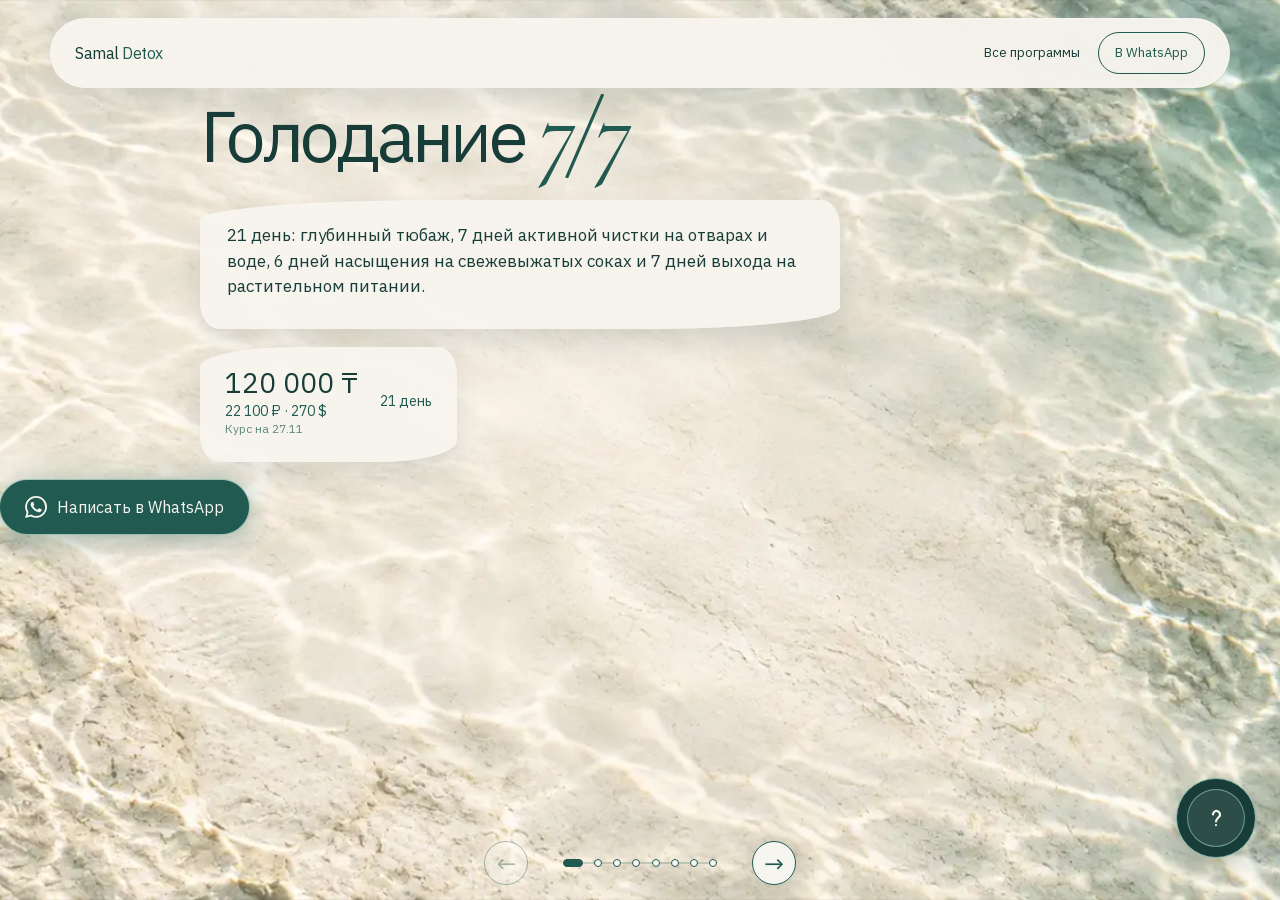
<file: programs/fasting-7-7.html>
<!doctype html>
<html lang="ru">
<head>
  <meta charset="utf-8">
  <meta name="viewport" content="width=device-width, initial-scale=1">
  <meta name="description" content="Голодание 7/7 — программа Samal Detox с личным сопровождением Самал Булатханкызы.">
  <title>Голодание 7/7 · Samal Detox</title>
  <style>
    @font-face{font-family:"Cormorant Garamond Local";src:url("../assets/fonts/cormorant-garamond.woff2") format("woff2");font-style:italic;font-weight:400;font-display:swap}
    @font-face{font-family:"IBM Plex Sans Local";src:url("../assets/fonts/ibm-plex-sans.woff2") format("woff2");font-style:normal;font-weight:400 700;font-display:swap}

    :root{
      --primary:#205A50;
      --eucalyptus:#87B7AB;
      --mist:#DDEBE5;
      --background:#F7F5EF;
      --sand:#E4D9C8;
      --ink:#183D38;
      --radius-card:32px;
      --radius-pill:999px;
      --content:min(880px,calc(100% - 40px));
    }
    *{box-sizing:border-box}
    html{scroll-behavior:smooth;background:var(--background);color:var(--ink)}
    body{margin:0;overflow:hidden;background:var(--background);color:var(--ink);font-family:"IBM Plex Sans Local",system-ui,-apple-system,"Segoe UI",sans-serif;font-size:16px;line-height:1.5}
    ::selection{background:var(--primary);color:var(--background)}
    a{color:inherit}
    a:focus-visible,button:focus-visible{outline:3px solid var(--eucalyptus);outline-offset:4px}
    .shell{width:var(--content);margin-inline:auto}
    .skip-link{position:absolute;left:16px;top:-80px;padding:12px 16px;background:var(--primary);color:var(--background);z-index:20}
    .skip-link:focus{top:16px}

    .site-header{border-bottom:1px solid var(--sand)}
    .site-header .shell{width:min(1180px,calc(100% - 40px));display:flex;align-items:center;justify-content:space-between;gap:16px;min-height:76px}
    .wordmark{font-weight:700;letter-spacing:-.03em;text-decoration:none}
    .wordmark span{color:var(--primary)}
    .site-nav{display:flex;align-items:center;gap:18px;font-size:13px}
    .site-nav a{text-decoration:none}
    .back-link:hover{text-decoration:underline;text-underline-offset:4px}
    .nav-cta{padding:10px 16px;border:1px solid var(--primary);border-radius:var(--radius-pill);color:var(--primary);text-decoration:none;transition:background .18s ease,color .18s ease}
    .nav-cta:hover{background:var(--primary);color:var(--background)}

    h1,h2,h3,p{margin-top:0}
    h1{max-width:680px;margin-bottom:18px;font-size:clamp(40px,9vw,72px);font-weight:700;line-height:.97;letter-spacing:-.045em}
    h1 em,h2 em{font-family:"Cormorant Garamond Local",Georgia,serif;font-style:italic;font-weight:400;letter-spacing:-.03em;color:var(--primary);font-size:1.3em}
    h2{margin-bottom:18px;font-size:clamp(30px,6vw,44px);line-height:1.02;letter-spacing:-.04em}
    .eyebrow{margin:0 0 12px;font-size:13px;font-weight:700;color:var(--primary)}
    .section-intro{max-width:60ch;font-size:17px}

    .program-hero{background:var(--mist);padding:56px 0 48px}
    .hero-lead{max-width:560px;margin-bottom:28px;font-size:17px;line-height:1.5}
    .price-row{display:flex;flex-wrap:wrap;align-items:center;gap:18px}
    .price-main{font-size:28px;font-weight:700;line-height:1.2}
    .price-alt{display:block;margin-top:4px;font-size:14px;font-weight:400;color:var(--primary)}
    .duration-chip{padding:10px 18px;background:color-mix(in srgb,var(--background) 40%,transparent);border:1px solid color-mix(in srgb,var(--background) 72%,transparent);border-radius:var(--radius-pill);font-size:14px;font-weight:700;-webkit-backdrop-filter:blur(16px);backdrop-filter:blur(16px)}

    .section{padding:56px 0;border-top:1px solid var(--sand)}
    .included-section{background:var(--sand)}
    .flow-section{background:var(--mist)}
    .result-section{background:var(--sand)}

    .split-columns{display:grid;gap:28px;margin-top:8px}
    .split-col h3{margin:0 0 14px;font-size:18px;letter-spacing:-.01em}
    .split-list{margin:0;padding:0;list-style:none;display:grid;gap:12px}
    .split-list li{padding-left:24px;position:relative;font-size:15px;line-height:1.5}
    .split-list li::before{content:"";position:absolute;left:0;top:8px;width:8px;height:8px;border-radius:50%;background:var(--primary)}
    .split-col.self-purchase li::before{background:var(--eucalyptus)}

    .flow-list{display:grid;gap:0;margin:28px 0 0;padding:0;list-style:none;border-top:1px solid var(--eucalyptus)}
    .flow-item{display:grid;grid-template-columns:1fr;gap:16px;padding:18px 0;border-bottom:1px solid var(--eucalyptus)}
    .flow-item h3{margin:0 0 4px;font-size:16px;letter-spacing:-.01em}
    .flow-item p{margin:0;font-size:15px;line-height:1.5}
    .flow-section h2,.flow-section h2 em{color:#fff}
    .flow-foot{margin-top:20px;font-size:14px;color:#fff;text-shadow:0 1px 12px color-mix(in srgb,var(--ink) 48%,transparent)}

     .notice-card{padding:28px;background:var(--background);border:1px solid var(--sand);border-radius:var(--radius-card);box-shadow:0 10px 24px var(--mist)}
    .notice-card ul{margin:16px 0 0;padding:0;list-style:none;display:grid;gap:12px}
    .notice-card li{padding-left:22px;position:relative;font-size:15px;line-height:1.45}
    .notice-card li::before{content:"";position:absolute;left:0;top:8px;width:7px;height:7px;border-radius:50%;background:var(--primary)}
    .notice-card li.notice-pending{font-style:italic;color:var(--primary)}
    .notice-foot{margin-top:18px;padding-top:16px;border-top:1px solid var(--sand);font-size:14px;color:var(--primary)}

    .result-note{max-width:60ch;margin-top:14px;font-size:15px;color:var(--ink)}
    .result-note strong{color:var(--primary)}

    .button{display:inline-flex;align-items:center;justify-content:center;min-height:50px;padding:0 22px;border:1px solid var(--primary);border-radius:var(--radius-pill);font:inherit;font-weight:700;text-decoration:none;transition:transform .18s ease,background .18s ease,color .18s ease}
    .button-primary{background:var(--primary);color:var(--background)}
    .button-primary:hover{background:var(--ink);color:var(--background);transform:translateY(-2px)}
    .link-arrow{display:inline-flex;margin-top:20px;font-size:15px;font-weight:700;text-decoration:underline;text-underline-offset:4px}
    .link-arrow:hover{color:var(--primary)}

    .final-cta{padding:64px 0;background:var(--primary);color:var(--background);border-top:none}
    .final-layout{display:grid;gap:22px}
    .final-cta h2 em{color:var(--eucalyptus)}
    .final-copy{max-width:440px;margin:0 0 20px;font-size:16px}
    .final-cta .button-primary{background:var(--background);color:var(--primary);border-color:var(--background)}
    .final-cta .button-primary:hover{background:var(--eucalyptus);color:var(--ink);border-color:var(--eucalyptus)}
    @keyframes telegram-golden-pulse{0%,100%{box-shadow:0 0 0 0 color-mix(in srgb,var(--sand) 0%,transparent),0 8px 22px color-mix(in srgb,var(--sand) 18%,transparent)}50%{box-shadow:0 0 0 7px color-mix(in srgb,var(--sand) 18%,transparent),0 10px 30px color-mix(in srgb,var(--sand) 42%,transparent)}}
    .final-cta .telegram-link{position:relative;z-index:1;margin-top:12px;animation:telegram-golden-pulse 3.2s ease-in-out infinite}

    .related-grid{display:grid;gap:14px;margin:28px 0 24px}
    .related-card{display:block;padding:22px;background:color-mix(in srgb,var(--mist) 40%,transparent);border:1px solid color-mix(in srgb,var(--background) 72%,transparent);border-radius:var(--radius-card);text-decoration:none;-webkit-backdrop-filter:blur(16px);backdrop-filter:blur(16px);box-shadow:inset 0 1px 0 color-mix(in srgb,var(--background) 70%,transparent),0 14px 28px color-mix(in srgb,var(--ink) 10%,transparent);transition:box-shadow .18s ease,transform .18s ease}
    .related-card:hover{box-shadow:0 0 0 1px rgba(24,61,56,.12),inset 0 1px 0 rgba(247,245,239,.8),0 18px 30px rgba(24,61,56,.13);transform:translateY(-2px)}
    .related-duration{display:block;margin-bottom:8px;font-size:12px;font-weight:700;color:var(--primary)}
    .related-card h3{margin:0 0 10px;font-size:18px;line-height:1.15;letter-spacing:-.01em}
    .related-price{font-size:15px;font-weight:700}

    .site-footer{display:flex;justify-content:space-between;gap:24px;padding:24px 0 34px;font-size:13px;width:min(1180px,calc(100% - 40px));margin-inline:auto}
    .site-footer p{margin:0}
    .footer-muted{color:var(--primary)}
    .telegram-status{position:fixed;right:16px;bottom:16px;z-index:10;max-width:300px;padding:14px 16px;background:var(--ink);color:var(--background);border-radius:var(--radius-pill);box-shadow:0 16px 30px var(--sand);font-size:14px;opacity:0;transform:translateY(8px);pointer-events:none;transition:opacity .2s ease,transform .2s ease}
    .telegram-status.is-visible{opacity:1;transform:translateY(0)}

    @media(min-width:760px){
      .split-columns{grid-template-columns:1fr 1fr;gap:40px}
      .related-grid{grid-template-columns:repeat(2,1fr)}
      .related-card--group{grid-column:1/-1}
      .final-layout{grid-template-columns:1fr auto;align-items:end}
      .final-copy{margin-bottom:0}
    }
    @media(min-width:980px){.related-grid{grid-template-columns:repeat(3,minmax(0,1fr))}.related-card--group{grid-column:auto}}
    @media(max-width:480px){
      .site-nav{gap:10px}
      .nav-cta{padding:10px 12px}
    }
     @media(prefers-reduced-motion:reduce){html{scroll-behavior:auto}.button,.related-card,.telegram-status,.story-panel,.chapter-control,.chapter-dot{transition:none}.final-cta .telegram-link{animation:none}}
     .duration-chip,.related-card,.notice-card{background:var(--background);border-color:var(--sand);box-shadow:0 10px 24px var(--mist);-webkit-backdrop-filter:none;backdrop-filter:none}
     /* ===== Matte glass surfaces ===== */
     .duration-chip,.notice-card,.related-card{background:color-mix(in srgb,var(--background) 40%,transparent);border-color:color-mix(in srgb,var(--background) 72%,transparent);box-shadow:inset 0 1px 0 color-mix(in srgb,var(--background) 70%,transparent),0 14px 28px color-mix(in srgb,var(--ink) 10%,transparent);-webkit-backdrop-filter:blur(16px);backdrop-filter:blur(16px)}
     .related-card{background:color-mix(in srgb,var(--mist) 40%,transparent)}
     @media(max-width:480px){.duration-chip,.notice-card,.related-card{-webkit-backdrop-filter:blur(14px);backdrop-filter:blur(14px)}}
     /* Story-panel contract */
     .site-footer{display:none}#main-content{position:relative;height:calc(100svh - 76px);overflow:hidden;touch-action:pan-y}.story-panel{position:absolute;inset:0;width:100%;height:100%;padding:56px 0 92px;overflow-y:auto;overflow-x:hidden;overscroll-behavior:contain;touch-action:pan-y;transform:translateX(100%);opacity:0;visibility:hidden;pointer-events:none;transition:transform .48s cubic-bezier(.23,1,.32,1),opacity .25s ease,visibility 0s linear .48s;will-change:transform}.story-panel.is-before{transform:translateX(-100%);opacity:.72;visibility:visible}.story-panel.is-after{transform:translateX(100%);opacity:0;visibility:visible}.story-panel.is-active{transform:translateX(0);opacity:1;visibility:visible;pointer-events:auto;transition-delay:0s}.chapter-nav{position:fixed;left:50%;bottom:22px;z-index:30;display:flex;align-items:center;justify-content:center;gap:24px;width:max-content;margin:0;padding:6px 10px;transform:translateX(-50%) translateZ(0);isolation:isolate}.chapter-control{display:inline-grid;place-items:center;width:44px;height:44px;padding:0;border:1px solid var(--primary);border-radius:50%;background:color-mix(in srgb,var(--background) 94%,transparent);-webkit-backdrop-filter:blur(10px);backdrop-filter:blur(10px);color:var(--primary);font-family:inherit;font-size:25px;font-weight:700;line-height:1;cursor:pointer;box-shadow:0 6px 16px color-mix(in srgb,var(--ink) 15%,transparent);transition:background .18s ease,color .18s ease,transform .18s cubic-bezier(.23,1,.32,1)}.chapter-control:hover{background:var(--primary);color:var(--background);transform:translateY(-2px)}.chapter-control:disabled{opacity:.38;cursor:not-allowed;box-shadow:none}.chapter-progress{position:relative;display:flex;align-items:center;justify-content:space-between;width:176px;min-width:176px;min-height:44px;padding:0 11px;cursor:grab;touch-action:none;user-select:none}.chapter-progress::before{content:"";position:absolute;left:12px;right:12px;top:50%;height:1px;background:color-mix(in srgb,var(--primary) 42%,transparent);transform:translateY(-50%)}.chapter-progress.is-dragging{cursor:grabbing}.chapter-dot{position:relative;z-index:1;width:8px;height:8px;padding:0;border:1px solid var(--primary);border-radius:50%;background:var(--background);cursor:pointer;transition:transform .18s ease,background .18s ease,border-color .18s ease}.chapter-dot[aria-current="true"]{width:20px;border-radius:999px;background:var(--primary);border-color:var(--primary)}.chapter-dot:hover{transform:scale(1.35);background:var(--primary)}
     .program-hero.opening-scene{background:var(--background) url("../assets/backgrounds/quiet-water-programs-v1.webp") center 54%/cover no-repeat;padding:56px 0 92px}.overview-section{background:var(--background) url("../assets/backgrounds/quiet-water-light-v1.webp") center 54%/cover no-repeat}.included-section{background:var(--mist) url("../assets/backgrounds/quiet-water-trust-v1.webp") center 42%/cover no-repeat}.flow-section{background:var(--sand) url("../assets/backgrounds/quiet-water-river-stones-v1.webp") center 38%/cover no-repeat}.contraindications-section{background:linear-gradient(color-mix(in srgb,var(--ink) 76%,transparent),color-mix(in srgb,var(--ink) 76%,transparent)),url("../assets/backgrounds/quiet-water-faq-v1.webp") center 44%/cover no-repeat;color:var(--background)}.contraindications-section .section-intro{color:var(--background)}.result-section{background:var(--sand) url("../assets/backgrounds/quiet-water-steppe-mist-v1.webp") 42% center/cover no-repeat}.final-cta{background:linear-gradient(color-mix(in srgb,var(--primary) 78%,transparent),color-mix(in srgb,var(--primary) 78%,transparent)),url("../assets/backgrounds/nacre-shell-v1.webp") center/cover no-repeat}.related-section{background:var(--mist) url("../assets/backgrounds/tubazh-water-mist-v1.webp") right bottom/cover no-repeat}
     .split-col,.flow-item,.notice-card,.result-note,.final-copy,.related-card{position:relative;isolation:isolate;background:color-mix(in srgb,var(--background) 94%,transparent);border:1px solid color-mix(in srgb,var(--background) 96%,transparent);box-shadow:inset 0 1px 0 color-mix(in srgb,var(--background) 92%,transparent),0 14px 28px color-mix(in srgb,var(--ink) 14%,transparent);-webkit-backdrop-filter:blur(14px);backdrop-filter:blur(14px);color:var(--ink)}.split-col{padding:24px 24px 26px;border-radius:38% 18px 28% 16px / 20px 32% 18px 30%;transform:rotate(-.8deg)}.split-col:nth-child(2){border-radius:16px 34% 18px 38% / 30% 18px 34% 16px;transform:rotate(1deg)}.flow-list{gap:12px;border-top:0}.flow-item{padding:18px 20px;border:0;border-radius:18px 38% 20px 32% / 30% 18px 34% 16px;transform:rotate(-.7deg)}.flow-item:nth-child(even){border-radius:36% 16px 34% 20px / 18px 30% 16px 32%;transform:rotate(.8deg)}.notice-card{border-radius:34% 16px 38% 22px / 20px 30% 18px 34%;transform:rotate(.5deg)}.notice-card li{padding:10px 14px 10px 30px;background:color-mix(in srgb,var(--background) 36%,transparent);border:1px solid color-mix(in srgb,var(--background) 70%,transparent);border-radius:40% 18px 34% 16px / 18px 30% 16px 28%}.notice-card li:nth-child(even){border-radius:16px 38% 20px 34% / 28% 16px 32% 18%;transform:rotate(-.5deg)}.notice-card li::before{left:10px;top:18px}.result-note,.final-copy{padding:18px 20px;border-radius:18px 38% 20px 34% / 30% 16px 34% 18%;transform:rotate(-.6deg)}.final-copy{color:var(--ink)}.final-cta .chapter-control{border-color:var(--eucalyptus);color:var(--background);background:color-mix(in srgb,var(--background) 18%,transparent)}.final-cta .chapter-control:hover{background:var(--eucalyptus);color:var(--ink)}@media(hover:hover){.split-col:hover,.flow-item:hover,.notice-card:hover,.result-note:hover,.final-copy:hover,.related-card:hover{transform:translateY(-2px) rotate(0deg)}}@media(max-width:700px){.chapter-nav{bottom:14px;gap:18px}.chapter-control{width:42px;height:42px;font-size:24px}.chapter-progress{width:142px;min-width:142px;padding:0 9px}.chapter-progress::before{left:10px;right:10px}.chapter-dot{width:7px;height:7px}.chapter-dot[aria-current="true"]{width:17px}.story-panel{padding-top:48px}.split-col{padding:20px 18px 22px}.flow-item{padding:16px 18px}.notice-card{padding:22px 18px}.result-note,.final-copy{padding:16px 18px}}@media(max-width:480px){.overview-section{background-position:center 42%}.included-section{background-position:center 32%}.flow-section{background-position:center 28%}.contraindications-section{background-position:center 34%}.duration-chip,.notice-card,.related-card{-webkit-backdrop-filter:blur(14px);backdrop-filter:blur(14px)}}
    /* Global story navigation — intentionally outside transformed panels. */
    .chapter-nav{position:fixed;inset:auto 0 0;width:100%;min-height:74px;margin:0;padding:10px max(20px,env(safe-area-inset-right)) calc(10px + env(safe-area-inset-bottom)) max(20px,env(safe-area-inset-left));transform:none;z-index:100;display:none;align-items:center;justify-content:center;gap:24px;isolation:isolate;background:transparent;border:0;box-shadow:none}.chapter-nav.is-active-navigation{display:flex}.chapter-nav .chapter-control{background:color-mix(in srgb,var(--background) 94%,transparent)}@media(max-width:700px){.chapter-nav{min-height:70px;bottom:0;gap:18px}}
    /* A persistent question control sits apart from the chapter navigation. */
    .program-question-control{position:fixed;right:24px;bottom:42px;z-index:110;display:grid;place-items:center;width:80px;height:80px;padding:0;border:1px solid var(--eucalyptus);border-radius:50%;background:var(--ink);color:var(--background);box-shadow:0 12px 26px color-mix(in srgb,var(--ink) 22%,transparent);cursor:pointer;transition:background .18s ease,color .18s ease,transform .18s cubic-bezier(.23,1,.32,1)}
    .program-question-control:hover{background:var(--primary);transform:translateY(-3px)}
    .program-question-control:active{transform:translateY(0) scale(.98)}
    
    .program-question-mark{display:grid;place-items:center;width:58px;height:58px;border:1px solid color-mix(in srgb,var(--eucalyptus) 76%,transparent);border-radius:50%;background:color-mix(in srgb,var(--background) 9%,transparent)}
    .program-question-control svg{width:28px;height:28px;fill:none;stroke:currentColor;stroke-width:1.9;stroke-linecap:round;stroke-linejoin:round}
    .program-question-dialog{width:min(500px,calc(100% - 40px));padding:0;border:0;background:transparent;color:var(--ink);overflow:visible}
    .program-question-dialog::backdrop{background:color-mix(in srgb,var(--ink) 70%,transparent);backdrop-filter:blur(6px)}
    .program-question-surface{position:relative;isolation:isolate;padding:clamp(30px,6vw,48px);border-radius:24px;background:var(--background);box-shadow:0 26px 64px color-mix(in srgb,var(--ink) 42%,transparent)}
    .program-question-close{position:absolute;top:14px;right:14px;display:grid;place-items:center;width:40px;height:40px;padding:0;border:1px solid color-mix(in srgb,var(--primary) 40%,transparent);border-radius:50%;background:var(--background);color:var(--primary);font:28px/1 Plex,system-ui,sans-serif;cursor:pointer;transition:background .16s ease,transform .16s cubic-bezier(.23,1,.32,1)}
    .program-question-close:hover{background:var(--mist);transform:rotate(90deg)}
    .program-question-kicker{margin:0 0 10px;color:var(--primary);font-size:13px;font-weight:700;letter-spacing:.08em;text-transform:uppercase}
    .program-question-surface h2{max-width:15ch;margin:0 0 26px;font-size:clamp(34px,7vw,48px);line-height:.96;letter-spacing:-.03em}
    .program-question-surface h2 em{font-family:"Cormorant Garamond Local",Georgia,serif;font-weight:400;color:var(--primary)}
    .program-question-actions{display:grid;justify-items:start;gap:10px}
    .program-question-faq,.program-question-telegram{display:inline-flex;align-items:center;justify-content:center;min-height:48px;padding:0 20px;border:1px solid var(--primary);border-radius:var(--radius-pill);font:700 15px/1 Plex,system-ui,sans-serif;text-decoration:none}
    .program-question-faq{gap:10px;background:var(--primary);color:var(--background);transition:background .18s ease,transform .18s cubic-bezier(.23,1,.32,1)}
    .program-question-faq:hover{background:var(--ink);transform:translateY(-2px)}
    .program-question-faq svg{width:18px;height:18px;fill:none;stroke:currentColor;stroke-width:1.8;stroke-linecap:round;stroke-linejoin:round}
    .program-question-telegram{background:transparent;color:var(--primary);cursor:pointer;opacity:1}
    @media(max-width:760px){.program-question-control{right:16px;bottom:calc(96px + env(safe-area-inset-bottom));width:68px;height:68px}.program-question-mark{width:50px;height:50px}.program-question-control svg{width:24px;height:24px}.program-question-dialog{width:min(500px,calc(100% - 28px))}}
    /* Keep the mobile question control clear of content-heavy slides. */
    @media(max-width:760px){
    }
    @media(prefers-reduced-motion:reduce){.program-question-control,.program-question-close{transition:none}}
    /* Stable translucent content surfaces on moving story panels. */
    .duration-chip,.split-col,.flow-item,.notice-card,.notice-card li,
    .result-note,.final-copy,.related-card{
      background:color-mix(in srgb,var(--background) 94%,transparent);
      color:var(--ink);
      -webkit-backdrop-filter:none;
      backdrop-filter:none;
    }
    .split-col,.flow-item,.notice-card,.result-note,.final-copy,.related-card{
      transition:transform .22s cubic-bezier(.23,1,.32,1),box-shadow .22s ease;
    }
    .story-navigation-layer .chapter-control,.chapter-nav .chapter-control{
      -webkit-backdrop-filter:none;
      backdrop-filter:none;
      background:var(--background);
      color:var(--primary);
    }
    .story-navigation-layer .chapter-control:not(:disabled):hover,
    .chapter-nav .chapter-control:not(:disabled):hover{
      background:var(--primary);
      color:var(--background);
    }
    @media(prefers-reduced-motion:reduce){
      .split-col,.flow-item,.notice-card,.result-note,.final-copy,.related-card{transition:none}
    }
    /* Tubazh-inspired translucent text bricks across every story panel. */
    .story-panel{--story-brick-fill:color-mix(in srgb,var(--background) 94%,transparent);--story-brick-edge:color-mix(in srgb,var(--background) 94%,transparent);--story-brick-shadow:inset 0 1px 0 color-mix(in srgb,var(--background) 94%,transparent),0 14px 28px color-mix(in srgb,var(--ink) 12%,transparent)}
    .story-panel :is(.hero-lead,.price-row,.chip,.split-col,.flow-item,.blend-card,.delivery-card,.delivery-cost-list li,.notice-card,.notice-card li,.result-note,.result-list li,.final-copy,.related-card,.flow-foot),
    .story-panel.overview-section .shell,.story-panel.symptoms-section .symptoms-intro::before,.story-panel.flow-section h2,
    .story-panel:not(.overview-section):not(.symptoms-section) .section-intro{background:var(--story-brick-fill);border:1px solid var(--story-brick-edge);box-shadow:var(--story-brick-shadow);color:var(--ink);-webkit-backdrop-filter:none;backdrop-filter:none}
    .story-panel :is(.hero-lead,.price-row,.split-col,.flow-item,.blend-card,.delivery-card,.delivery-cost-list li,.notice-card,.result-note,.result-list li,.final-copy,.related-card,.flow-foot),
    .story-panel.overview-section .shell,.story-panel.symptoms-section .symptoms-intro::before,.story-panel.flow-section h2,
    .story-panel:not(.overview-section):not(.symptoms-section) .section-intro{border-radius:42% 16px 32% 20px / 18px 34% 20px 30%}
    .story-panel :is(.split-col:nth-child(even),.flow-item:nth-child(even),.blend-card:nth-child(even),.delivery-card:nth-child(even),.related-card:nth-child(even),.notice-card li:nth-child(even),.result-list li:nth-child(even)){border-radius:16px 38% 20px 34% / 28% 16px 34% 18px}
    .story-panel .hero-lead{width:min(640px,100%);max-width:none;margin:22px 0 18px;padding:20px 24px}
    .story-panel .price-row{width:max-content;max-width:100%;padding:18px 24px;gap:14px 22px}
    .story-panel .price-row .duration-chip{padding:8px 0;background:transparent;border:0;border-radius:0;box-shadow:none;color:var(--primary)}
    .story-panel .flow-foot{display:table;width:auto;max-width:100%;padding:12px 18px;text-shadow:none}
    .story-panel :is(.delivery-cost-list li,.result-list li){padding:12px 18px}
    .story-panel .notice-card li{background:color-mix(in srgb,var(--background) 80%,transparent)}
    .story-panel .related-card{color:var(--ink)}
    @media (hover:hover) and (pointer:fine){
      @keyframes story-brick-hop{0%{translate:0 0}42%{translate:0 -9px}72%{translate:0 -4px}100%{translate:0 -6px}}
      .story-panel :is(.hero-lead,.price-row,.chip,.split-col,.flow-item,.blend-card,.delivery-card,.delivery-cost-list li,.notice-card,.notice-card li,.result-note,.result-list li,.final-copy,.related-card,.flow-foot):hover,
      .story-panel.overview-section .shell:hover,.story-panel.symptoms-section .symptoms-intro:hover,.story-panel.flow-section h2:hover,
      .story-panel:not(.overview-section):not(.symptoms-section) .section-intro:hover{animation:story-brick-hop .48s cubic-bezier(.23,1,.32,1) both;transform:rotate(0deg);box-shadow:inset 0 1px 0 color-mix(in srgb,var(--background) 96%,transparent),0 20px 32px color-mix(in srgb,var(--ink) 17%,transparent)}
    }
    @media (prefers-reduced-motion:reduce){.story-panel :is(.hero-lead,.price-row,.chip,.split-col,.flow-item,.blend-card,.delivery-card,.delivery-cost-list li,.notice-card,.notice-card li,.result-note,.result-list li,.final-copy,.related-card,.flow-foot):hover,.story-panel.overview-section .shell:hover,.story-panel.symptoms-section .symptoms-intro:hover,.story-panel.flow-section h2:hover,.story-panel:not(.overview-section):not(.symptoms-section) .section-intro:hover{animation:none;translate:none;transform:none}}
    @media (max-width:700px){.story-panel .hero-lead{padding:17px 19px}.story-panel .price-row{padding:16px 19px}}
    /* Running book-style label and safer text area inside organic bricks. */
    .program-running-label{position:absolute;top:12px;right:max(20px,calc((100% - 880px)/2));z-index:2;display:grid;gap:1px;max-width:min(360px,calc(100% - 40px));padding:6px 12px 7px;border:1px solid color-mix(in srgb,var(--background) 90%,transparent);border-radius:13px 8px 13px 9px;background:color-mix(in srgb,var(--background) 93%,transparent);box-shadow:0 4px 12px color-mix(in srgb,var(--ink) 8%,transparent);color:var(--ink);text-align:right;pointer-events:none}
    .program-running-name{font-size:12px;font-weight:700;line-height:1.2}
    .program-running-meta{font-size:10px;line-height:1.2;color:var(--primary);letter-spacing:.02em}
    .story-panel :is(.hero-lead,.price-row,.chip,.split-col,.flow-item,.blend-card,.delivery-card,.delivery-cost-list li,.notice-card,.notice-card li,.result-note,.result-list li,.final-copy,.related-card,.flow-foot),.story-panel.overview-section .shell,.story-panel:not(.overview-section):not(.symptoms-section) .section-intro{min-width:0;max-width:100%;overflow-wrap:break-word}
    .story-panel :is(.hero-lead,.price-row,.split-col,.flow-item,.blend-card,.delivery-card,.delivery-cost-list li,.notice-card,.result-note,.result-list li,.final-copy,.related-card,.flow-foot),.story-panel.overview-section .shell,.story-panel.symptoms-section .symptoms-intro::before,.story-panel.flow-section h2,.story-panel:not(.overview-section):not(.symptoms-section) .section-intro{border-radius:38% 18px 30% 20px / 20px 28px 22px 26px}
    .story-panel :is(.split-col:nth-child(even),.flow-item:nth-child(even),.blend-card:nth-child(even),.delivery-card:nth-child(even),.related-card:nth-child(even),.notice-card li:nth-child(even),.result-list li:nth-child(even)){border-radius:18px 34% 20px 30% / 26px 18px 28px 20px}
    .story-panel .hero-lead{padding:22px 26px 28px}
    .story-panel .price-row{padding:18px 24px 24px}
    .story-panel :is(.split-col,.blend-card,.delivery-card,.notice-card,.related-card){padding-right:28px;padding-bottom:30px;padding-left:28px}
    .story-panel .flow-item{padding-right:24px;padding-bottom:22px;padding-left:24px}
    .story-panel .notice-card li{padding-right:20px;padding-bottom:16px}
    .story-panel .result-list li{padding-right:22px;padding-bottom:20px}
    .story-panel.overview-section .shell{padding:28px 34px 34px}
    .story-panel:not(.overview-section):not(.symptoms-section) .section-intro{padding:16px 22px 22px}
    @media(max-width:700px){.story-panel:not([data-story-panel="0"]){padding-top:76px}.program-running-label{top:8px;right:20px;max-width:min(300px,calc(100% - 40px))}.story-panel .hero-lead{padding:18px 20px 24px}.story-panel :is(.split-col,.blend-card,.delivery-card,.notice-card,.related-card){padding-right:22px;padding-bottom:26px;padding-left:22px}.story-panel.overview-section .shell{padding:24px 24px 30px}.story-panel:not(.overview-section):not(.symptoms-section) .section-intro{padding:14px 18px 20px}}
      .flow-section h2 em{color:#76503A}
    /* Floating oval header, matched to the home page. */
    .site-header{position:fixed;top:18px;left:50%;z-index:120;transform:translate3d(-50%,0,0);will-change:transform;width:min(1180px,calc(100% - 40px));padding:0 24px;border:1px solid color-mix(in srgb,var(--background) 82%,transparent);border-radius:999px;background:color-mix(in srgb,var(--background) 94%,transparent);box-shadow:inset 0 1px 0 color-mix(in srgb,var(--background) 86%,transparent),0 10px 28px color-mix(in srgb,var(--ink) 12%,transparent);-webkit-backdrop-filter:blur(24px);backdrop-filter:blur(24px)}
    .site-header .shell{width:100%;min-height:68px}
    #main-content{height:100svh}
    .program-hero{padding-top:126px}
    .story-panel:not([data-story-panel="0"]){padding-top:174px}
    .program-running-label{top:100px}
    @media(max-width:700px){
      .site-header{top:12px;width:calc(100% - 24px);padding:0 16px}
      .site-header .shell{min-height:62px}
      .site-nav .back-link{display:none}
      .program-hero{padding-top:104px}
      .story-panel:not([data-story-panel="0"]){padding-top:168px}
      .program-running-label{top:88px}
    }

    .hero-whatsapp-cta{display:inline-flex;align-items:center;justify-content:center;gap:10px;min-height:54px;margin-top:18px;padding:0 24px;border:1px solid var(--primary);border-radius:var(--radius-pill);background:var(--primary);color:var(--background);font:inherit;font-weight:700;text-decoration:none;box-shadow:0 0 0 1px color-mix(in srgb,var(--eucalyptus) 58%,transparent),0 0 24px color-mix(in srgb,var(--eucalyptus) 46%,transparent),0 10px 26px color-mix(in srgb,var(--ink) 24%,transparent);transition:transform .18s ease,box-shadow .18s ease;animation:hero-wa-glow 2.8s ease-in-out infinite}
    .hero-whatsapp-cta svg{width:22px;height:22px;flex:0 0 22px;fill:currentColor}
    .hero-whatsapp-cta:hover{transform:translateY(-2px);box-shadow:0 0 0 2px color-mix(in srgb,var(--eucalyptus) 78%,transparent),0 0 32px color-mix(in srgb,var(--eucalyptus) 76%,transparent),0 12px 30px color-mix(in srgb,var(--ink) 28%,transparent)}
    @keyframes hero-wa-glow{0%,100%{box-shadow:0 0 0 1px color-mix(in srgb,var(--eucalyptus) 38%,transparent),0 0 16px color-mix(in srgb,var(--eucalyptus) 32%,transparent),0 8px 22px color-mix(in srgb,var(--ink) 20%,transparent)}50%{box-shadow:0 0 0 2px color-mix(in srgb,var(--eucalyptus) 72%,transparent),0 0 30px color-mix(in srgb,var(--eucalyptus) 68%,transparent),0 12px 28px color-mix(in srgb,var(--ink) 26%,transparent)}}
    @media(prefers-reduced-motion:reduce){.hero-whatsapp-cta{animation:none}}
    @media(max-width:480px){.hero-whatsapp-cta{width:100%;padding:0 16px}}

    .nexora-credit-link{color:inherit;font-size:12px;opacity:.62;text-decoration:none;transition:opacity .18s ease}
    .nexora-credit-link:hover{opacity:1;text-decoration:underline;text-underline-offset:3px}
    .nexora-credit-link:focus-visible{outline:2px solid var(--eucalyptus);outline-offset:3px}
    .final-cta a.button-primary[data-contact="whatsapp"]{background:var(--eucalyptus);color:var(--ink);border-color:var(--eucalyptus)}
    .final-cta a.button-primary[data-contact="whatsapp"]{gap:10px;box-shadow:0 0 0 1px color-mix(in srgb,var(--eucalyptus) 66%,transparent),0 0 24px color-mix(in srgb,var(--eucalyptus) 78%,transparent),0 10px 28px color-mix(in srgb,var(--ink) 22%,transparent);animation:whatsapp-cta-glow 2.4s ease-in-out infinite}
    .final-cta a.button-primary[data-contact="whatsapp"] svg{width:22px;height:22px;flex:0 0 22px;fill:currentColor}
    .final-cta a.button-primary[data-contact="whatsapp"]:hover{background:var(--eucalyptus);color:var(--ink);border-color:var(--eucalyptus);transform:translateY(-2px)}
    @keyframes whatsapp-cta-glow{0%,100%{box-shadow:0 0 0 1px color-mix(in srgb,var(--eucalyptus) 48%,transparent),0 0 18px color-mix(in srgb,var(--eucalyptus) 58%,transparent),0 8px 24px color-mix(in srgb,var(--ink) 20%,transparent)}50%{box-shadow:0 0 0 2px color-mix(in srgb,var(--eucalyptus) 76%,transparent),0 0 32px color-mix(in srgb,var(--eucalyptus) 92%,transparent),0 12px 30px color-mix(in srgb,var(--ink) 26%,transparent)}}
    @media(prefers-reduced-motion:reduce){.final-cta a.button-primary[data-contact="whatsapp"]{animation:none}}

</style>

<style>
/* WhatsApp links inherit the existing Samal button system. */
a[data-contact="whatsapp"]{text-decoration:none;max-width:100%;overflow-wrap:anywhere}
.site-header a[data-contact="whatsapp"],header .nav-cta[data-contact="whatsapp"]{white-space:nowrap;overflow-wrap:normal}
.lead-magnet-cta[data-contact="whatsapp"]{font-family:inherit}
.program-question-telegram[data-contact="whatsapp"]{cursor:pointer;opacity:1}
.program-question-telegram[data-contact="whatsapp"]:hover{background:var(--primary);color:var(--background)}
a[data-contact="whatsapp"]:focus-visible{outline:2px solid currentColor;outline-offset:4px}
@media(max-width:480px){.site-header a[data-contact="whatsapp"],header .nav-cta[data-contact="whatsapp"]{font-size:12px}}
</style>
</head>
<body>
  <a class="skip-link" href="#main-content">К содержанию</a>
  <header class="site-header" data-od-id="site-header">
    <div class="shell">
      <a class="wordmark" href="../index.html" data-od-id="wordmark">Samal <span>Detox</span></a>
      <nav class="site-nav" aria-label="Основная навигация" data-od-id="main-navigation">
        <a class="back-link" href="../index.html#programs" data-od-id="nav-all-programs">Все программы</a>
        <a class="nav-cta" data-od-id="nav-telegram" href="https://wa.me/77081243271?text=%D0%A1%D0%B0%D0%BC%D0%B0%D0%BB%2C+%D0%B7%D0%B4%D1%80%D0%B0%D0%B2%D1%81%D1%82%D0%B2%D1%83%D0%B9%D1%82%D0%B5%21+%D0%9C%D0%B5%D0%BD%D1%8F+%D0%B8%D0%BD%D1%82%D0%B5%D1%80%D0%B5%D1%81%D1%83%D0%B5%D1%82+%D0%B8%D0%BD%D0%B4%D0%B8%D0%B2%D0%B8%D0%B4%D1%83%D0%B0%D0%BB%D1%8C%D0%BD%D0%B0%D1%8F+%D0%BF%D1%80%D0%BE%D0%B3%D1%80%D0%B0%D0%BC%D0%BC%D0%B0+%C2%AB%D0%93%D0%BE%D0%BB%D0%BE%D0%B4%D0%B0%D0%BD%D0%B8%D0%B5+7%2F7%C2%BB.+%D0%9F%D0%BE%D0%B4%D1%81%D0%BA%D0%B0%D0%B6%D0%B8%D1%82%D0%B5%2C+%D0%BF%D0%BE%D0%B6%D0%B0%D0%BB%D1%83%D0%B9%D1%81%D1%82%D0%B0%2C+%D1%83%D1%81%D0%BB%D0%BE%D0%B2%D0%B8%D1%8F+%D1%83%D1%87%D0%B0%D1%81%D1%82%D0%B8%D1%8F%2C+%D0%BF%D0%BE%D0%B4%D0%B3%D0%BE%D1%82%D0%BE%D0%B2%D0%BA%D1%83+%D0%B8+%D0%B1%D0%BB%D0%B8%D0%B6%D0%B0%D0%B9%D1%88%D0%B8%D0%B5+%D0%B4%D0%B0%D1%82%D1%8B." target="_blank" rel="noopener noreferrer" data-contact="whatsapp">В WhatsApp</a>
      </nav>
    </div>
  </header>

  <main id="main-content">
    <section class="program-hero opening-scene story-panel" data-story-panel="0" data-od-id="program-hero">
      <div class="shell">
        <p class="eyebrow">Индивидуальная программа</p>
        <h1 data-od-id="program-title">Голодание <em>7/7</em></h1>
        <p class="hero-lead">21 день: глубинный тюбаж, 7 дней активной чистки на отварах и воде, 6 дней насыщения на свежевыжатых соках и 7 дней выхода на растительном питании.</p>
        <div class="price-row" data-od-id="price-block">
          <div class="price-main" data-price="fasting-7-7">120 000 ₸<span class="price-alt">22 400 ₽ · 275 $</span></div>
          <div class="duration-chip" data-od-id="duration-chip">21 день</div>
        </div>
      </div><a class="hero-whatsapp-cta" data-od-id="hero-whatsapp-cta" href="https://wa.me/77081243271?text=%D0%A1%D0%B0%D0%BC%D0%B0%D0%BB%2C+%D0%B7%D0%B4%D1%80%D0%B0%D0%B2%D1%81%D1%82%D0%B2%D1%83%D0%B9%D1%82%D0%B5%21+%D0%9C%D0%B5%D0%BD%D1%8F+%D0%B8%D0%BD%D1%82%D0%B5%D1%80%D0%B5%D1%81%D1%83%D0%B5%D1%82+%D0%B8%D0%BD%D0%B4%D0%B8%D0%B2%D0%B8%D0%B4%D1%83%D0%B0%D0%BB%D1%8C%D0%BD%D0%B0%D1%8F+%D0%BF%D1%80%D0%BE%D0%B3%D1%80%D0%B0%D0%BC%D0%BC%D0%B0+%C2%AB%D0%93%D0%BE%D0%BB%D0%BE%D0%B4%D0%B0%D0%BD%D0%B8%D0%B5+7%2F7%C2%BB.+%D0%9F%D0%BE%D0%B4%D1%81%D0%BA%D0%B0%D0%B6%D0%B8%D1%82%D0%B5%2C+%D0%BF%D0%BE%D0%B6%D0%B0%D0%BB%D1%83%D0%B9%D1%81%D1%82%D0%B0%2C+%D1%83%D1%81%D0%BB%D0%BE%D0%B2%D0%B8%D1%8F+%D1%83%D1%87%D0%B0%D1%81%D1%82%D0%B8%D1%8F%2C+%D0%BF%D0%BE%D0%B4%D0%B3%D0%BE%D1%82%D0%BE%D0%B2%D0%BA%D1%83+%D0%B8+%D0%B1%D0%BB%D0%B8%D0%B6%D0%B0%D0%B9%D1%88%D0%B8%D0%B5+%D0%B4%D0%B0%D1%82%D1%8B." target="_blank" rel="noopener noreferrer" data-contact="whatsapp"><svg viewBox="0 0 24 24" aria-hidden="true" focusable="false"><path d="M20.52 3.48A11.86 11.86 0 0 0 12.08 0C5.5 0 .15 5.35.15 11.93c0 2.1.55 4.15 1.6 5.95L0 24l6.28-1.65a11.92 11.92 0 0 0 5.8 1.48h.01c6.58 0 11.93-5.35 11.93-11.93 0-3.19-1.24-6.19-3.5-8.42ZM12.09 21.8h-.01a9.9 9.9 0 0 1-5.04-1.38l-.36-.21-3.73.98 1-3.64-.24-.37a9.87 9.87 0 0 1-1.52-5.25c0-5.46 4.45-9.91 9.92-9.91 2.65 0 5.14 1.03 7.01 2.91a9.85 9.85 0 0 1 2.9 7c0 5.47-4.45 9.92-9.93 9.92Zm5.44-7.43c-.3-.15-1.75-.86-2.02-.96-.27-.1-.47-.15-.66.15-.2.3-.76.96-.93 1.16-.17.2-.34.22-.64.07-.3-.15-1.26-.47-2.4-1.48-.9-.8-1.5-1.78-1.67-2.08-.17-.3-.02-.46.13-.6.13-.13.3-.34.45-.5.15-.17.2-.3.3-.5.1-.2.05-.37-.03-.52-.08-.15-.66-1.59-.9-2.17-.24-.57-.48-.5-.66-.51h-.56c-.2 0-.52.08-.79.37-.27.3-1.04 1.02-1.04 2.48s1.07 2.87 1.22 3.07c.15.2 2.1 3.21 5.1 4.5.71.3 1.27.49 1.7.63.71.23 1.36.2 1.87.12.57-.09 1.75-.72 2-1.42.25-.7.25-1.3.17-1.42-.07-.13-.27-.2-.57-.35Z"/></svg><span>Написать в WhatsApp</span></a>
        <div class="chapter-nav" data-od-id="hero-navigation"><button class="chapter-control" type="button" disabled aria-label="Предыдущий экран">←</button><button class="chapter-control" type="button" data-story-next="1" aria-label="Что это за программа">→</button></div>
    </section>

    <section class="section overview-section story-panel" data-story-panel="1" data-od-id="overview-section">
      <div class="program-running-label"><span class="program-running-name">Голодание 7/7</span><span class="program-running-meta">Индивидуальная программа · 02 / 08</span></div>
      <div class="shell">
        <h2 data-od-id="overview-heading">Что это за <em>программа.</em></h2>
        <p class="section-intro">Полноценный трёхнедельный формат для тех, кто хочет пройти голодание не самостоятельно по статьям из интернета, а с личной корректировкой Самал по самочувствию на каждом этапе — от подготовки до выхода.</p>
      </div><div class="chapter-nav" data-od-id="overview-navigation"><button class="chapter-control" type="button" data-story-prev="0" aria-label="Назад">←</button><button class="chapter-control" type="button" data-story-next="2" aria-label="Что входит">→</button></div>
    </section>

    <section class="section included-section story-panel" data-story-panel="2" data-od-id="included-section">
      <div class="program-running-label"><span class="program-running-name">Голодание 7/7</span><span class="program-running-meta">Индивидуальная программа · 03 / 08</span></div>
      <div class="shell">
        <h2 data-od-id="included-heading">Что <em>входит.</em></h2>
        <div class="split-columns">
          <div class="split-col" data-od-id="included-list">
            <h3>Входит в сопровождение</h3>
            <ul class="split-list">
              <li>Сопровождение и корректировка Самал все дни программы</li>
              <li>Инструкции по выходу и примерное меню</li>
              <li>Доступ к общему информационному каналу</li>
              <li>Канал с пошаговым прохождением программы</li>
              <li>Канал с онлайн-тренировками от сертифицированного тренера</li>
              <li>Самомассажи лица и тела</li>
            </ul>
          </div>
          <div class="split-col self-purchase" data-od-id="self-purchase-list">
            <h3>Вы организуете сами</h3>
            <ul class="split-list">
              <li>Продукты для отваров, соков и рациона на этапе выхода</li>
            </ul>
          </div>
        </div>
      </div><div class="chapter-nav" data-od-id="included-navigation"><button class="chapter-control" type="button" data-story-prev="1" aria-label="Назад">←</button><button class="chapter-control" type="button" data-story-next="3" aria-label="Схема прохождения">→</button></div>
    </section>

    <section class="section flow-section story-panel" data-story-panel="3" data-od-id="flow-section">
      <div class="program-running-label"><span class="program-running-name">Голодание 7/7</span><span class="program-running-meta">Индивидуальная программа · 04 / 08</span></div>
      <div class="shell">
        <h2 data-od-id="flow-heading">Схема <em>прохождения.</em></h2>
        <ol class="flow-list" data-od-id="flow-list">
          <li class="flow-item"><div><h3>Глубинный тюбаж</h3><p>Первый день программы.</p></div></li>
          <li class="flow-item"><div><h3>7 дней активной чистки</h3><p>На отварах и воде.</p></div></li>
          <li class="flow-item"><div><h3>6 дней насыщения</h3><p>На свежевыжатых соках.</p></div></li>
          <li class="flow-item"><div><h3>7 дней выхода</h3><p>На растительном питании.</p></div></li>
        </ol>
        <p class="flow-foot">Клизмы — все дни, кроме дня глубинного тюбажа.</p>
      </div><div class="chapter-nav" data-od-id="flow-navigation"><button class="chapter-control" type="button" data-story-prev="2" aria-label="Назад">←</button><button class="chapter-control" type="button" data-story-next="4" aria-label="Проверить противопоказания">→</button></div>
    </section>

    <section class="section contraindications-section story-panel" data-story-panel="4" data-od-id="contraindications-section">
      <div class="program-running-label"><span class="program-running-name">Голодание 7/7</span><span class="program-running-meta">Индивидуальная программа · 05 / 08</span></div>
      <div class="shell">
        <h2 data-od-id="contraindications-heading">Противопоказания</h2>
        <p class="section-intro">Важная часть, а не формальность — прочитайте перед записью.</p>
        <div class="notice-card" data-od-id="contraindications-card">
          <ul>
            <li><strong>Беременность</strong> — абсолютное противопоказание</li>
            <li><strong>Невозможность делать клизмы</strong> — операция или травма в области ануса, свежие шрамы: абсолютное противопоказание</li>
            <li><strong>Полостная операция</strong> — не ранее чем через 6 месяцев</li>
            <li><strong>Лапароскопия</strong> — не ранее чем через 2 месяца</li>
            <li><strong>Онкология 3–4 стадии</strong> — абсолютное противопоказание</li>
            <li><strong>Онкология 1–2 стадии</strong> — только по разрешению врача</li>
            <li><strong>Аллергия на травы</strong> — не отказ, индивидуальный подбор замены</li>
            <li><strong>Недовес</strong> — только после сбора анамнеза</li>
             <li data-od-id="age-restriction"><strong>Возраст и состояние здоровья</strong> — перед стартом ограничения и риски обсуждаются индивидуально</li>
          </ul>
          <p class="notice-foot">Если сомневаетесь, подходит ли вам программа — обсудите с Самал в WhatsApp до записи.</p>
        </div>
      </div><div class="chapter-nav" data-od-id="contraindications-navigation"><button class="chapter-control" type="button" data-story-prev="3" aria-label="Назад">←</button><button class="chapter-control" type="button" data-story-next="5" aria-label="Чего ожидать">→</button></div>
    </section>

    <section class="section result-section story-panel" data-story-panel="5" data-od-id="result-section">
      <div class="program-running-label"><span class="program-running-name">Голодание 7/7</span><span class="program-running-meta">Индивидуальная программа · 06 / 08</span></div>
      <div class="shell">
        <h2 data-od-id="result-heading">Чего <em>ожидать.</em></h2>
        <p class="section-intro">Результат зависит от длительности голодания и индивидуальных особенностей — Самал сопровождает и корректирует план по самочувствию на каждом этапе.</p>
        <p class="result-note">Конкретных цифр по итогам курса мы не указываем: вес и самочувствие у всех разные, программа не даёт гарантированного результата.</p>
      </div><div class="chapter-nav" data-od-id="result-navigation"><button class="chapter-control" type="button" data-story-prev="4" aria-label="Назад">←</button><button class="chapter-control" type="button" data-story-next="6" aria-label="Обсудить с Самал">→</button></div>
    </section>

    <section id="telegram" class="final-cta story-panel" data-story-panel="6" data-od-id="final-cta">
      <div class="program-running-label"><span class="program-running-name">Голодание 7/7</span><span class="program-running-meta">Индивидуальная программа · 07 / 08</span></div>
      <div class="shell final-layout">
        <h2 data-od-id="final-heading">Готовы<br><em>начать?</em></h2>
        <div>
          <p class="final-copy">Обсудите программу с Самал в WhatsApp — дата, чек-лист противопоказаний и оплата там же.</p>
          <a class="button button-primary telegram-link" data-od-id="final-telegram" href="https://wa.me/77081243271?text=%D0%A1%D0%B0%D0%BC%D0%B0%D0%BB%2C+%D0%B7%D0%B4%D1%80%D0%B0%D0%B2%D1%81%D1%82%D0%B2%D1%83%D0%B9%D1%82%D0%B5%21+%D0%9C%D0%B5%D0%BD%D1%8F+%D0%B8%D0%BD%D1%82%D0%B5%D1%80%D0%B5%D1%81%D1%83%D0%B5%D1%82+%D0%B8%D0%BD%D0%B4%D0%B8%D0%B2%D0%B8%D0%B4%D1%83%D0%B0%D0%BB%D1%8C%D0%BD%D0%B0%D1%8F+%D0%BF%D1%80%D0%BE%D0%B3%D1%80%D0%B0%D0%BC%D0%BC%D0%B0+%C2%AB%D0%93%D0%BE%D0%BB%D0%BE%D0%B4%D0%B0%D0%BD%D0%B8%D0%B5+7%2F7%C2%BB.+%D0%9F%D0%BE%D0%B4%D1%81%D0%BA%D0%B0%D0%B6%D0%B8%D1%82%D0%B5%2C+%D0%BF%D0%BE%D0%B6%D0%B0%D0%BB%D1%83%D0%B9%D1%81%D1%82%D0%B0%2C+%D1%83%D1%81%D0%BB%D0%BE%D0%B2%D0%B8%D1%8F+%D1%83%D1%87%D0%B0%D1%81%D1%82%D0%B8%D1%8F%2C+%D0%BF%D0%BE%D0%B4%D0%B3%D0%BE%D1%82%D0%BE%D0%B2%D0%BA%D1%83+%D0%B8+%D0%B1%D0%BB%D0%B8%D0%B6%D0%B0%D0%B9%D1%88%D0%B8%D0%B5+%D0%B4%D0%B0%D1%82%D1%8B." target="_blank" rel="noopener noreferrer" data-contact="whatsapp"><svg viewBox="0 0 24 24" aria-hidden="true" focusable="false"><path d="M20.52 3.48A11.86 11.86 0 0 0 12.08 0C5.5 0 .15 5.35.15 11.93c0 2.1.55 4.15 1.6 5.95L0 24l6.28-1.65a11.92 11.92 0 0 0 5.8 1.48h.01c6.58 0 11.93-5.35 11.93-11.93 0-3.19-1.24-6.19-3.5-8.42ZM12.09 21.8h-.01a9.9 9.9 0 0 1-5.04-1.38l-.36-.21-3.73.98 1-3.64-.24-.37a9.87 9.87 0 0 1-1.52-5.25c0-5.46 4.45-9.91 9.92-9.91 2.65 0 5.14 1.03 7.01 2.91a9.85 9.85 0 0 1 2.9 7c0 5.47-4.45 9.92-9.93 9.92Zm5.44-7.43c-.3-.15-1.75-.86-2.02-.96-.27-.1-.47-.15-.66.15-.2.3-.76.96-.93 1.16-.17.2-.34.22-.64.07-.3-.15-1.26-.47-2.4-1.48-.9-.8-1.5-1.78-1.67-2.08-.17-.3-.02-.46.13-.6.13-.13.3-.34.45-.5.15-.17.2-.3.3-.5.1-.2.05-.37-.03-.52-.08-.15-.66-1.59-.9-2.17-.24-.57-.48-.5-.66-.51h-.56c-.2 0-.52.08-.79.37-.27.3-1.04 1.02-1.04 2.48s1.07 2.87 1.22 3.07c.15.2 2.1 3.21 5.1 4.5.71.3 1.27.49 1.7.63.71.23 1.36.2 1.87.12.57-.09 1.75-.72 2-1.42.25-.7.25-1.3.17-1.42-.07-.13-.27-.2-.57-.35Z"/></svg>Обсудить программу в WhatsApp</a><div class="chapter-nav" data-od-id="final-navigation"><button class="chapter-control" type="button" data-story-prev="5" aria-label="Назад">←</button><button class="chapter-control" type="button" data-story-next="7" aria-label="Другие форматы">→</button></div>
        </div>
      </div>
    </section>

    <section class="section related-section story-panel" data-story-panel="7" data-od-id="related-section">
      <div class="program-running-label"><span class="program-running-name">Голодание 7/7</span><span class="program-running-meta">Индивидуальная программа · 08 / 08</span></div>
      <div class="shell">
        <h2 data-od-id="related-heading">Другие <em>форматы.</em></h2>
        <div class="related-grid">
          <a class="related-card" href="cleanse-3.html" data-od-id="related-cleanse-3"><span class="related-duration">3 дня + подготовка</span><h3>3-дневное антипаразитарное очищение</h3><span class="related-price">130 000 ₸</span></a>
          <a class="related-card" href="fasting-14-14.html" data-od-id="related-fasting-14"><span class="related-duration">42 дня</span><h3>Голодание 14/14</h3><span class="related-price">140 000 ₸</span></a>
          <a class="related-card related-card--group" href="../about.html?formats=1#formats" data-od-id="related-group-formats"><span class="related-duration">Онлайн и офлайн</span><h3>Групповые форматы</h3><span class="related-price">Подробнее о занятиях ↗</span></a>
        </div>
        <a class="link-arrow" href="../index.html#programs" data-od-id="related-all-link">Все программы ↗</a>
      </div><div class="chapter-nav" data-od-id="related-navigation"><button class="chapter-control" type="button" data-story-prev="6" aria-label="Назад">←</button><button class="chapter-control" type="button" data-story-next="0" aria-label="Начать сначала">→</button></div>
    </section>
  </main>

  <footer class="site-footer" data-od-id="site-footer"><p>Samal Detox · Самал Булатханкызы</p><p class="footer-muted">Страница программы · 2026</p><p class="footer-muted"><a class="nexora-credit-link" href="https://wa.me/77785554146?text=%D0%97%D0%B4%D1%80%D0%B0%D0%B2%D1%81%D1%82%D0%B2%D1%83%D0%B9%D1%82%D0%B5%21%20%D0%9C%D0%B5%D0%BD%D1%8F%20%D0%B7%D0%B0%D0%B8%D0%BD%D1%82%D0%B5%D1%80%D0%B5%D1%81%D0%BE%D0%B2%D0%B0%D0%BB%D0%B0%20%D0%B2%D0%B0%D1%88%D0%B0%20%D1%80%D0%B0%D0%B1%D0%BE%D1%82%D0%B0%20%D0%BD%D0%B0%D0%B4%20%D1%81%D0%B0%D0%B9%D1%82%D0%BE%D0%BC%20Samal%20Detox.%20%D0%A5%D0%BE%D1%87%D1%83%20%D0%BE%D0%B1%D1%81%D1%83%D0%B4%D0%B8%D1%82%D1%8C%20%D1%81%20%D0%B2%D0%B0%D0%BC%D0%B8%20%D1%80%D0%B0%D0%B7%D1%80%D0%B0%D0%B1%D0%BE%D1%82%D0%BA%D1%83%20%D1%81%D0%B0%D0%B9%D1%82%D0%B0%20%D0%BF%D0%BE%D0%B4%20%D0%BA%D0%BB%D1%8E%D1%87%20%D0%B8%20%D1%83%D0%B7%D0%BD%D0%B0%D1%82%D1%8C%2C%20%D0%BA%D0%B0%D0%BA%20%D0%BC%D0%BE%D0%B6%D0%BD%D0%BE%20%D0%B7%D0%B0%D0%BA%D0%B0%D0%B7%D0%B0%D1%82%D1%8C." target="_blank" rel="noopener noreferrer" data-contact="nexora">Разработка сайта — NEXORA <span aria-hidden="true">↗</span></a></p></footer>
  <button class="program-question-control" type="button" aria-haspopup="dialog" aria-controls="program-question-dialog" aria-label="Остались вопросы? Задать вопрос Самал" data-od-id="program-question-trigger"><span class="program-question-mark" aria-hidden="true"><svg viewBox="0 0 24 24"><path d="M9.4 9a3 3 0 1 1 5.25 1.98c-1.24 1.4-2.65 1.88-2.65 4.02"/><path d="M12 18.1h.01"/></svg></span></button>
  <dialog class="program-question-dialog" id="program-question-dialog" aria-labelledby="program-question-title" data-od-id="program-question-dialog"><div class="program-question-surface"><button class="program-question-close" type="button" aria-label="Закрыть" data-od-id="program-question-close">×</button><p class="program-question-kicker">Остались вопросы?</p><h2 id="program-question-title" data-od-id="program-question-title">Узнайте больше<br><em>до старта.</em></h2><div class="program-question-actions"><a class="program-question-faq" href="../index.html?faq=1#proof" data-od-id="program-question-faq">Частые вопросы ↗</a><a class="program-question-telegram" data-od-id="program-question-telegram" href="https://wa.me/77081243271?text=%D0%A1%D0%B0%D0%BC%D0%B0%D0%BB%2C+%D0%B7%D0%B4%D1%80%D0%B0%D0%B2%D1%81%D1%82%D0%B2%D1%83%D0%B9%D1%82%D0%B5%21+%D0%A3+%D0%BC%D0%B5%D0%BD%D1%8F+%D0%B2%D0%BE%D0%BF%D1%80%D0%BE%D1%81+%D0%BE%D0%B1+%D0%B8%D0%BD%D0%B4%D0%B8%D0%B2%D0%B8%D0%B4%D1%83%D0%B0%D0%BB%D1%8C%D0%BD%D0%BE%D0%B9+%D0%BF%D1%80%D0%BE%D0%B3%D1%80%D0%B0%D0%BC%D0%BC%D0%B5+%C2%AB%D0%93%D0%BE%D0%BB%D0%BE%D0%B4%D0%B0%D0%BD%D0%B8%D0%B5+7%2F7%C2%BB.+%D0%A5%D0%BE%D1%87%D1%83+%D1%83%D1%82%D0%BE%D1%87%D0%BD%D0%B8%D1%82%D1%8C+%D0%B4%D0%B5%D1%82%D0%B0%D0%BB%D0%B8+%D0%B4%D0%BE+%D0%B7%D0%B0%D0%BF%D0%B8%D1%81%D0%B8." target="_blank" rel="noopener noreferrer" data-contact="whatsapp">Задать вопрос в WhatsApp</a></div></div></dialog>
  
  <script>
    (function(){var status=document.querySelector('[data-od-id="telegram-status"]'),links=document.querySelectorAll('.telegram-link'),panels=[].slice.call(document.querySelectorAll('[data-story-panel]')),index=0;try{var saved=Number(localStorage.getItem('fasting-7-7-story-panel'));if(saved>=0&&saved<panels.length&&Math.floor(saved)===saved)index=saved}catch(error){}function update(next){next=Math.max(0,Math.min(panels.length-1,next));if(next===index)return;index=next;panels.forEach(function(panel,i){panel.classList.remove('is-before','is-active','is-after');panel.setAttribute('aria-hidden',i===index?'false':'true');panel.inert=i!==index;panel.classList.add(i===index?'is-active':i<index?'is-before':'is-after')});panels[index].scrollTop=0;document.querySelectorAll('.chapter-dot').forEach(function(dot){dot.setAttribute('aria-current',dot.dataset.storyDot===String(index)?'true':'false')});try{localStorage.setItem('fasting-7-7-story-panel',String(index))}catch(error){}}panels.forEach(function(panel,i){panel.tabIndex=-1;panel.setAttribute('aria-hidden',i===index?'false':'true');panel.inert=i!==index;panel.classList.add(i===index?'is-active':i<index?'is-before':'is-after')});document.querySelectorAll('.chapter-nav').forEach(function(nav){var next=nav.querySelector('[data-story-next]');if(!next)return;var progress=document.createElement('div');progress.className='chapter-progress';progress.setAttribute('role','tablist');progress.setAttribute('aria-label','Переход между экранами');panels.forEach(function(panel,i){var dot=document.createElement('button');dot.type='button';dot.className='chapter-dot';dot.setAttribute('role','tab');dot.dataset.storyDot=i;dot.setAttribute('aria-label','Экран '+(i+1)+' из '+panels.length);dot.setAttribute('aria-current',i===index?'true':'false');dot.addEventListener('click',function(){if(!progress._suppressClick)update(i)});progress.appendChild(dot)});function closest(x){var best=0,d=Infinity;[].forEach.call(progress.children,function(dot,i){var r=dot.getBoundingClientRect(),n=Math.abs(x-(r.left+r.width/2));if(n<d){d=n;best=i}});return best}progress.addEventListener('pointerdown',function(e){if(e.button!==undefined&&e.button!==0)return;progress.setPointerCapture(e.pointerId);progress.classList.add('is-dragging');progress._x=e.clientX;progress._moved=false;update(closest(e.clientX))});progress.addEventListener('pointermove',function(e){if(!progress.classList.contains('is-dragging'))return;if(Math.abs(e.clientX-progress._x)>4)progress._moved=true;update(closest(e.clientX))});function end(e){if(!progress.classList.contains('is-dragging'))return;if(progress.hasPointerCapture(e.pointerId))progress.releasePointerCapture(e.pointerId);progress.classList.remove('is-dragging');if(progress._moved){progress._suppressClick=true;setTimeout(function(){progress._suppressClick=false},0)}}progress.addEventListener('pointerup',end);progress.addEventListener('pointercancel',end);nav.insertBefore(progress,next)});document.querySelectorAll('[data-story-next]').forEach(function(button){button.addEventListener('click',function(){update(Number(button.dataset.storyNext))})});document.querySelectorAll('[data-story-prev]').forEach(function(button){button.addEventListener('click',function(){update(Number(button.dataset.storyPrev))})});document.addEventListener('keydown',function(e){if(['INPUT','TEXTAREA','SELECT'].indexOf(document.activeElement&&document.activeElement.tagName)>-1)return;if(e.key==='ArrowRight'||e.key==='ArrowDown'){e.preventDefault();update(index+1)}if(e.key==='ArrowLeft'||e.key==='ArrowUp'){e.preventDefault();update(index-1)}});var main=document.querySelector('#main-content'),sx=0,sy=0;if(main){main.addEventListener('touchstart',function(e){var t=e.touches[0];if(t){sx=t.clientX;sy=t.clientY}},{passive:true});main.addEventListener('touchend',function(e){var t=e.changedTouches[0],x=t.clientX-sx,y=t.clientY-sy;if(Math.abs(x)>=64&&Math.abs(x)>Math.abs(y)*1.15)update(index+(x<0?1:-1))},{passive:true})}}());
  </script>
  <script>
    (function(){var panels=[].slice.call(document.querySelectorAll('[data-story-panel]')),navs=[].slice.call(document.querySelectorAll('.chapter-nav'));navs.forEach(function(nav,index){nav.dataset.storyNavigation=index;document.body.appendChild(nav)});function sync(){var active=panels.findIndex(function(panel){return panel.classList.contains('is-active')});navs.forEach(function(nav,index){var current=index===active;nav.classList.toggle('is-active-navigation',current);nav.setAttribute('aria-hidden',current?'false':'true');nav.inert=!current})}var observer=new MutationObserver(sync);panels.forEach(function(panel){observer.observe(panel,{attributes:true,attributeFilter:['class']})});sync()}());
  </script>
  <script>
    (function(){var trigger=document.querySelector('[data-od-id="program-question-trigger"]'),dialog=document.getElementById('program-question-dialog'),close=dialog&&dialog.querySelector('[data-od-id="program-question-close"]');if(!trigger||!dialog||!close)return;trigger.addEventListener('click',function(){dialog.showModal();});close.addEventListener('click',function(){dialog.close();});dialog.addEventListener('click',function(event){if(event.target===dialog)dialog.close();});dialog.addEventListener('close',function(){trigger.focus({preventScroll:true});});}());
  </script>
<script src="../assets/prices.js" defer></script>
</body>
</html>
</file>
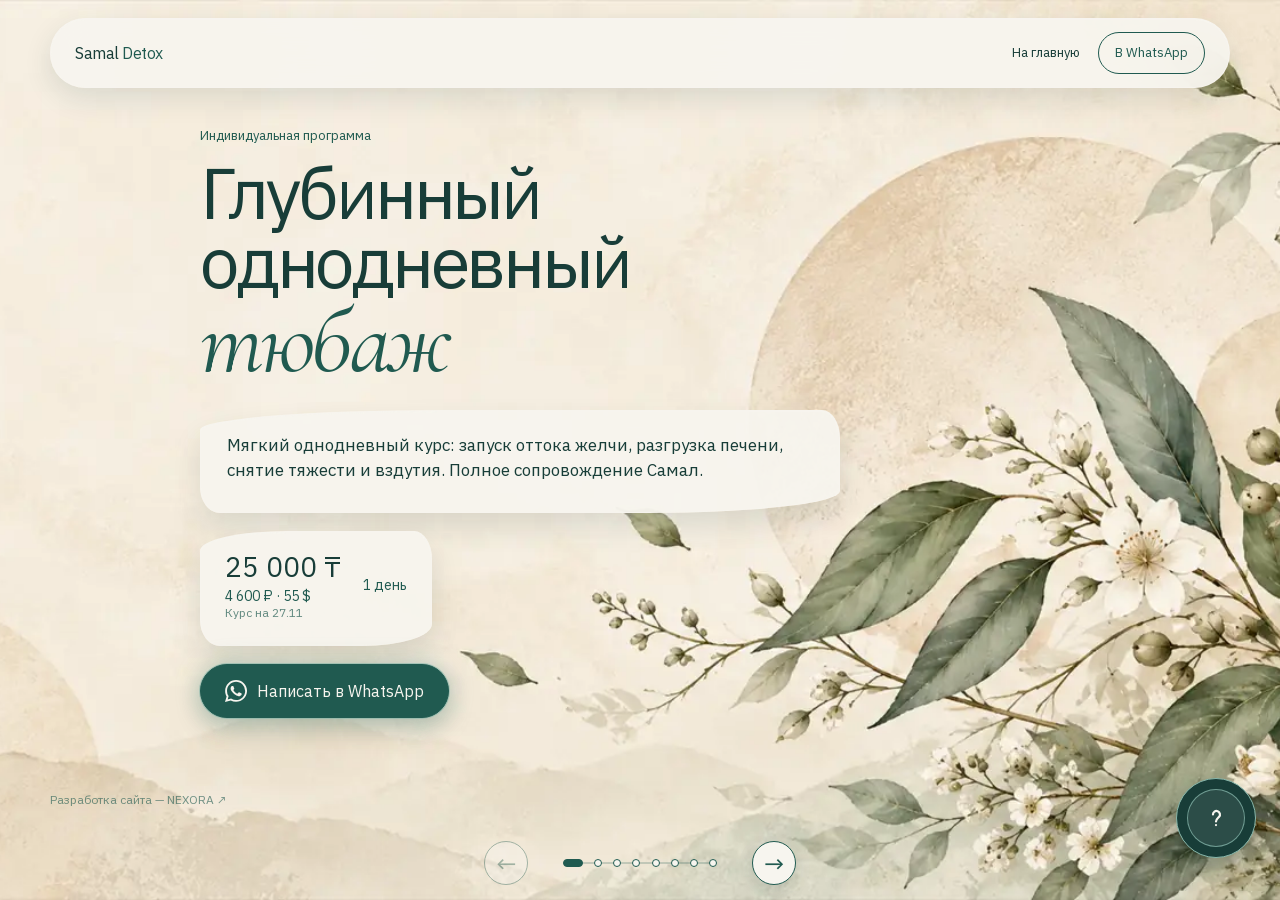
<file: programs/tubazh.html>
<!doctype html>
<html lang="ru"><head>
  <meta charset="utf-8">
  <meta name="viewport" content="width=device-width, initial-scale=1">
  <meta name="description" content="Глубинный однодневный тюбаж — программа Samal Detox с личным сопровождением Самал Булатханкызы.">
  <title>Тюбаж · Samal Detox</title>
  <style>
    @font-face{font-family:"Cormorant Garamond Local";src:url("../assets/fonts/cormorant-garamond.woff2") format("woff2");font-style:italic;font-weight:400;font-display:swap}
    @font-face{font-family:"IBM Plex Sans Local";src:url("../assets/fonts/ibm-plex-sans.woff2") format("woff2");font-style:normal;font-weight:400 700;font-display:swap}

    :root{
      --primary:#205A50;
      --eucalyptus:#87B7AB;
      --mist:#DDEBE5;
      --background:#F7F5EF;
      --sand:#E4D9C8;
      --ink:#183D38;
      --radius-card:32px;
      --radius-pill:999px;
      --content:min(880px,calc(100% - 40px));
    }
    *{box-sizing:border-box}
    html{scroll-behavior:smooth;background:var(--background);color:var(--ink)}
    body{margin:0;overflow:hidden;background:var(--background);color:var(--ink);font-family:"IBM Plex Sans Local",system-ui,-apple-system,"Segoe UI",sans-serif;font-size:16px;line-height:1.5}
    ::selection{background:var(--primary);color:var(--background)}
    a{color:inherit}
    a:focus-visible,button:focus-visible{outline:3px solid var(--eucalyptus);outline-offset:4px}
    .shell{width:var(--content);margin-inline:auto}
    .skip-link{position:absolute;left:16px;top:-80px;padding:12px 16px;background:var(--primary);color:var(--background);z-index:20}
    .skip-link:focus{top:16px}

    .site-header{border-bottom:1px solid var(--sand)}
    .site-header .shell{width:min(1180px,calc(100% - 40px));display:flex;align-items:center;justify-content:space-between;gap:16px;min-height:76px}
    .wordmark{font-weight:700;letter-spacing:-.03em;text-decoration:none}
    .wordmark span{color:var(--primary)}
    .site-nav{display:flex;align-items:center;gap:18px;font-size:13px}
    .site-nav a{text-decoration:none}
    .back-link:hover{text-decoration:underline;text-underline-offset:4px}
    .nav-cta{padding:10px 16px;border:1px solid var(--primary);border-radius:var(--radius-pill);color:var(--primary);text-decoration:none;transition:background .18s ease,color .18s ease}
    .nav-cta:hover{background:var(--primary);color:var(--background)}

    h1,h2,h3,p{margin-top:0}
    h1{max-width:680px;margin-bottom:18px;font-size:clamp(40px,9vw,72px);font-weight:700;line-height:.97;letter-spacing:-.045em}
    h1 em,h2 em{font-family:"Cormorant Garamond Local",Georgia,serif;font-style:italic;font-weight:400;letter-spacing:-.03em;color:var(--primary);font-size:1.3em}
    h2{margin-bottom:18px;font-size:clamp(30px,6vw,44px);line-height:1.02;letter-spacing:-.04em}
    .eyebrow{margin:0 0 12px;font-size:13px;font-weight:700;color:var(--primary)}
    .section-intro{max-width:60ch;font-size:17px}

    #main-content{position:relative;height:calc(100svh - 76px);overflow:hidden;touch-action:pan-y}
    .story-panel{position:absolute;inset:0;width:100%;height:100%;padding-bottom:92px;overflow-y:auto;overflow-x:hidden;overscroll-behavior:contain;touch-action:pan-y;transform:translateX(100%);opacity:0;visibility:hidden;pointer-events:none;transition:transform .48s cubic-bezier(.23,1,.32,1),opacity .25s ease,visibility 0s linear .48s;will-change:transform}
    .story-panel.is-before{transform:translateX(-100%);opacity:.72;visibility:visible}
    .story-panel.is-after{transform:translateX(100%);opacity:0;visibility:visible}
    .story-panel.is-active{transform:translateX(0);opacity:1;visibility:visible;pointer-events:auto;transition-delay:0s}
    .chapter-nav{position:fixed;left:50%;bottom:22px;z-index:30;display:flex;align-items:center;justify-content:center;gap:24px;width:max-content;margin:0;padding:6px 10px;transform:translateX(-50%) translateZ(0);isolation:isolate}
    .chapter-control{display:inline-grid;place-items:center;width:44px;height:44px;padding:0;border:1px solid var(--primary);border-radius:50%;background:color-mix(in srgb,var(--background) 94%,transparent);-webkit-backdrop-filter:blur(10px);backdrop-filter:blur(10px);color:var(--primary);font-family:inherit;font-size:25px;font-weight:700;line-height:1;cursor:pointer;box-shadow:0 6px 16px color-mix(in srgb,var(--ink) 15%,transparent);transition:background .18s ease,color .18s ease,transform .18s cubic-bezier(.23,1,.32,1)}
    .chapter-control:hover{background:var(--primary);color:var(--background);transform:translateY(-2px)}
    .chapter-control:disabled{opacity:.38;cursor:not-allowed;box-shadow:none}
    .chapter-control:focus-visible{outline:3px solid var(--eucalyptus);outline-offset:4px}
    .chapter-progress{position:relative;display:flex;align-items:center;justify-content:space-between;width:176px;min-width:176px;min-height:44px;padding:0 11px;cursor:grab;touch-action:none;user-select:none}
    .chapter-progress::before{content:"";position:absolute;left:12px;right:12px;top:50%;height:1px;background:color-mix(in srgb,var(--primary) 42%,transparent);transform:translateY(-50%)}
    .chapter-progress.is-dragging{cursor:grabbing}
    .chapter-dot{position:relative;z-index:1;width:8px;height:8px;padding:0;border:1px solid var(--primary);border-radius:50%;background:var(--background);cursor:pointer;transition:transform .18s ease,background .18s ease,border-color .18s ease}
    .chapter-dot[aria-current="true"]{width:20px;border-radius:999px;background:var(--primary);border-color:var(--primary)}
    .chapter-dot:hover{transform:scale(1.35);background:var(--primary)}
    .chapter-dot:focus-visible{outline:3px solid var(--eucalyptus);outline-offset:4px}
    .final-cta .chapter-control{border-color:var(--eucalyptus);color:var(--background);background:color-mix(in srgb,var(--background) 18%,transparent)}
    .final-cta .chapter-control:hover{background:var(--eucalyptus);color:var(--ink)}

    .opening-scene{background:var(--background) url("../11.webp") center top/cover no-repeat}
    .program-hero{background:transparent;padding:56px 0 48px}
    .hero-lead{max-width:560px;margin-bottom:28px;font-size:17px;line-height:1.5}
    .price-row{display:flex;flex-wrap:wrap;align-items:center;gap:18px}
    .price-main{font-size:28px;font-weight:700;line-height:1.2}
    .price-alt{display:block;margin-top:4px;font-size:14px;font-weight:400;color:var(--primary)}
    .duration-chip{padding:10px 18px;background:color-mix(in srgb,var(--background) 40%,transparent);border:1px solid color-mix(in srgb,var(--background) 72%,transparent);border-radius:var(--radius-pill);font-size:14px;font-weight:700;-webkit-backdrop-filter:blur(16px);backdrop-filter:blur(16px)}

    .section{padding:56px 0;border-top:1px solid var(--sand)}
    .symptoms-section{background:var(--background) url("../assets/backgrounds/tubazh-symptoms-morning-v1.webp") center 54%/cover no-repeat;border-top:0}
    .included-section{background:var(--mist) url("../assets/backgrounds/tubazh-included-lake-v1.webp") center 42%/cover no-repeat}
    .flow-section{background:var(--sand) url("../assets/backgrounds/tubazh-flow-lotus-v1.webp") center 38%/cover no-repeat}
    .contraindications-section{background:var(--ink) url("../assets/backgrounds/tubazh-contra-night-lake-v1.webp") center 44%/cover no-repeat;color:var(--background)}
    .contraindications-section .notice-card{color:var(--ink)}
    .contraindications-section .section-intro{color:var(--background)}
    .contraindications-section .chapter-control:hover{background:color-mix(in srgb,var(--background) 86%,transparent);color:var(--primary);box-shadow:0 10px 22px color-mix(in srgb,var(--ink) 34%,transparent);transform:translateY(-2px)}
    .result-section{background:var(--sand) url("../assets/backgrounds/tubazh-result-river-v1.webp") 42% center/cover no-repeat}

    .symptoms-section h2{max-width:360px;margin-bottom:10px;font-size:clamp(24px,3.3vw,30px);font-weight:600;line-height:1.1;letter-spacing:-.025em}
    .symptoms-section h2 em{font-size:1.08em}
    .symptoms-intro{position:relative;isolation:isolate;width:min(640px,100%);margin:0 auto;text-align:center;padding:24px 30px 26px}
    .symptoms-intro::before{content:"";position:absolute;inset:0;z-index:-1;border:1px solid color-mix(in srgb,var(--background) 76%,transparent);border-radius:50% 18px 42% 20px / 28px 34% 22px 30%;background:color-mix(in srgb,var(--background) 50%,transparent);box-shadow:inset 0 1px 0 color-mix(in srgb,var(--background) 82%,transparent),0 16px 30px color-mix(in srgb,var(--ink) 9%,transparent);-webkit-backdrop-filter:blur(12px);backdrop-filter:blur(12px)}
    .symptoms-intro::after{content:"";display:block;width:84px;height:1px;margin:18px auto 0;background:var(--primary);box-shadow:0 0 0 3px color-mix(in srgb,var(--primary) 10%,transparent)}
    .symptoms-intro .section-intro{max-width:52ch;margin:0 auto;font-size:16px}
    .chip-list{display:grid;grid-template-columns:repeat(12,minmax(0,1fr));gap:16px;margin-top:34px;max-width:900px;align-items:stretch}
    .chip{display:flex;align-items:center;min-width:0;min-height:58px;padding:16px 20px;background:color-mix(in srgb,var(--background) 42%,transparent);border:1px solid color-mix(in srgb,var(--background) 76%,transparent);border-radius:30px 12px 26px 16px / 18px 28px 14px 24px;font-size:14px;line-height:1.25;-webkit-backdrop-filter:blur(16px);backdrop-filter:blur(16px);box-shadow:inset 0 1px 0 color-mix(in srgb,var(--background) 74%,transparent),0 14px 26px color-mix(in srgb,var(--ink) 10%,transparent);transition:transform .18s cubic-bezier(.23,1,.32,1),box-shadow .18s ease}
    .chip:nth-child(1){grid-column:span 5;border-radius:42% 18px 34% 22px / 18px 30% 18px 32%;transform:rotate(-1.2deg)}
    .chip:nth-child(2){grid-column:span 4;margin-top:18px;border-radius:16px 38% 20px 34% / 28% 16px 34% 18px;transform:rotate(1.4deg)}
    .chip:nth-child(3){grid-column:span 3;border-radius:22px 44% 18px 38% / 38% 20px 34% 18px;transform:rotate(-2deg)}
    .chip:nth-child(4){grid-column:span 4;margin-left:18px;border-radius:34% 16px 42% 20px / 20px 34% 16px 30%;transform:rotate(1deg)}
    .chip:nth-child(5){grid-column:span 3;margin-top:12px;border-radius:18px 36% 24px 44% / 30% 18px 38% 20px;transform:rotate(-1.7deg)}
    .chip:nth-child(6){grid-column:span 5;border-radius:18px 28px 42% 16px / 24px 18px 34% 30%;transform:rotate(.8deg)}
    @media (hover:hover){.symptoms-section .chip:hover{transform:translateY(-5px) rotate(0deg) scale(1.018);box-shadow:inset 0 1px 0 color-mix(in srgb,var(--background) 84%,transparent),0 20px 32px color-mix(in srgb,var(--ink) 18%,transparent)}}

    .split-columns{display:grid;gap:28px;margin-top:8px}
    .split-col h3{margin:0 0 14px;font-size:18px;letter-spacing:-.01em}
    .split-list{margin:0;padding:0;list-style:none;display:grid;gap:12px}
    .split-list li{padding-left:24px;position:relative;font-size:15px;line-height:1.5}
    .split-list li::before{content:"";position:absolute;left:0;top:8px;width:8px;height:8px;border-radius:50%;background:var(--primary)}
    .split-col.self-purchase li::before{background:var(--eucalyptus)}

    .flow-list{display:grid;gap:0;margin:28px 0 0;padding:0;list-style:none;border-top:1px solid var(--eucalyptus)}
    .flow-item{display:grid;grid-template-columns:34px 1fr;gap:16px;padding:18px 0;border-bottom:1px solid var(--eucalyptus)}
    .flow-number{color:var(--primary);font-weight:700}
    .flow-item p{margin:0;font-size:15px;line-height:1.5}
    .flow-foot{margin-top:20px;font-size:14px;color:var(--primary)}
    .flow-section h2,.flow-section h2 em,.flow-section .flow-foot{color:var(--ink)}
    .flow-section .flow-foot{font-weight:700;text-shadow:0 1px 0 color-mix(in srgb,var(--background) 74%,transparent)}

     .notice-card{padding:28px;background:var(--background);border:1px solid var(--sand);border-radius:var(--radius-card);box-shadow:0 10px 24px var(--mist)}
    .notice-card ul{margin:16px 0 0;padding:0;list-style:none;display:grid;gap:10px}
    .notice-card li{padding-left:22px;position:relative;font-size:15px}
    .notice-card li::before{content:"";position:absolute;left:0;top:8px;width:7px;height:7px;border-radius:50%;background:var(--primary)}
    .notice-foot{margin-top:18px;padding-top:16px;border-top:1px solid var(--sand);font-size:14px;color:var(--primary)}

    .result-note{max-width:60ch;margin-top:14px;font-size:15px;color:var(--ink)}
    .result-note strong{color:var(--primary)}

    .button{display:inline-flex;align-items:center;justify-content:center;min-height:50px;padding:0 22px;border:1px solid var(--primary);border-radius:var(--radius-pill);font:inherit;font-weight:700;text-decoration:none;transition:transform .18s ease,background .18s ease,color .18s ease}
    .button-primary{background:var(--primary);color:var(--background)}
    .button-primary:hover{background:var(--ink);color:var(--background);transform:translateY(-2px)}
    .link-arrow{display:inline-flex;margin-top:20px;font-size:15px;font-weight:700;text-decoration:underline;text-underline-offset:4px}
    .link-arrow:hover{color:var(--primary)}

    .final-cta{padding:64px 0;background:var(--primary) url("../assets/backgrounds/tubazh-deep-garden-v1.webp") center/cover no-repeat;color:var(--background);border-top:none}
    .final-layout{display:grid;gap:22px}
    .final-cta h2 em{color:var(--eucalyptus)}
    .final-copy{max-width:440px;margin:0 0 20px;font-size:16px}
    .final-cta .button-primary{background:var(--background);color:var(--primary);border-color:var(--background)}
    .final-cta .button-primary:hover{background:var(--eucalyptus);color:var(--ink);border-color:var(--eucalyptus)}

    .related-section{background:var(--mist) url("../assets/backgrounds/tubazh-water-mist-v1.webp") right bottom/cover no-repeat}
    .related-grid{display:grid;gap:14px;margin:28px 0 24px}
    .related-card{display:block;padding:22px;background:color-mix(in srgb,var(--mist) 40%,transparent);border:1px solid color-mix(in srgb,var(--background) 72%,transparent);border-radius:var(--radius-card);text-decoration:none;-webkit-backdrop-filter:blur(16px);backdrop-filter:blur(16px);box-shadow:inset 0 1px 0 color-mix(in srgb,var(--background) 70%,transparent),0 14px 28px color-mix(in srgb,var(--ink) 10%,transparent);transition:box-shadow .18s ease,transform .18s ease}
    .related-card:hover{box-shadow:0 0 0 1px rgba(24,61,56,.12),inset 0 1px 0 rgba(247,245,239,.8),0 18px 30px rgba(24,61,56,.13);transform:translateY(-2px)}
    .related-duration{display:block;margin-bottom:8px;font-size:12px;font-weight:700;color:var(--primary)}
    .related-card h3{margin:0 0 10px;font-size:18px;line-height:1.15;letter-spacing:-.01em}
    .related-price{font-size:15px;font-weight:700}

    .site-footer{display:flex;justify-content:space-between;gap:24px;padding:24px 0 34px;font-size:13px;width:min(1180px,calc(100% - 40px));margin-inline:auto}
    .site-footer p{margin:0}
    .footer-muted{color:var(--primary)}
    .telegram-status{position:fixed;right:16px;bottom:16px;z-index:10;max-width:300px;padding:14px 16px;background:var(--ink);color:var(--background);border-radius:var(--radius-pill);box-shadow:0 16px 30px var(--sand);font-size:14px;opacity:0;transform:translateY(8px);pointer-events:none;transition:opacity .2s ease,transform .2s ease}
    .telegram-status.is-visible{opacity:1;transform:translateY(0)}

    @media(min-width:760px){
      .split-columns{grid-template-columns:1fr 1fr;gap:40px}
      .related-grid{grid-template-columns:repeat(2,1fr)}
      .related-card--group{grid-column:1/-1}
      .final-layout{grid-template-columns:1fr auto;align-items:end}
      .final-copy{margin-bottom:0}
    }
    @media(min-width:980px){.related-grid{grid-template-columns:repeat(3,minmax(0,1fr))}.related-card--group{grid-column:auto}}
    @media(max-width:480px){
      .site-nav{gap:10px}
      .nav-cta{padding:10px 12px}
    }
     @media(prefers-reduced-motion:reduce){html{scroll-behavior:auto}.button,.related-card,.telegram-status,.chapter-next,.chapter-back,.chapter-control,.chapter-dot{transition:none}.story-panel{transition:none}}
     .duration-chip,.chip,.related-card,.notice-card{background:var(--background);border-color:var(--sand);box-shadow:0 10px 24px var(--mist);-webkit-backdrop-filter:none;backdrop-filter:none}
     /* ===== Matte glass surfaces ===== */
     .duration-chip,.chip,.notice-card,.related-card{background:color-mix(in srgb,var(--background) 40%,transparent);border-color:color-mix(in srgb,var(--background) 72%,transparent);box-shadow:inset 0 1px 0 color-mix(in srgb,var(--background) 70%,transparent),0 14px 28px color-mix(in srgb,var(--ink) 10%,transparent);-webkit-backdrop-filter:blur(16px);backdrop-filter:blur(16px)}
     .related-card{background:color-mix(in srgb,var(--mist) 40%,transparent)}
     /* ===== Pebble content islands ===== */
     .split-col,.flow-item,.notice-card,.result-note,.final-copy,.related-card{position:relative;isolation:isolate;background:color-mix(in srgb,var(--background) 94%,transparent);border:1px solid color-mix(in srgb,var(--background) 96%,transparent);box-shadow:inset 0 1px 0 color-mix(in srgb,var(--background) 92%,transparent),0 14px 28px color-mix(in srgb,var(--ink) 14%,transparent);-webkit-backdrop-filter:blur(14px);backdrop-filter:blur(14px)}
     .split-col{padding:22px 22px 24px;border-radius:38% 18px 28% 16px / 20px 32% 18px 30%;transform:rotate(-.8deg)}
     .split-col:nth-child(2){border-radius:16px 34% 18px 38% / 30% 18px 34% 16px;transform:rotate(1deg)}
     .split-col h3{position:relative;z-index:1}
     .split-list li{position:relative;z-index:1;padding-left:22px}
     .flow-list{border-top:0;gap:12px}
     .flow-item{grid-template-columns:34px 1fr;gap:16px;padding:18px 20px;border:0;border-radius:18px 38% 20px 32% / 30% 18px 34% 16px;transform:rotate(-.7deg)}
     .flow-item:nth-child(2){border-radius:36% 16px 34% 20px / 18px 30% 16px 32%;transform:rotate(.8deg)}
     .flow-item:nth-child(3){border-radius:20px 34% 16px 40% / 32% 18px 30% 16px;transform:rotate(-.4deg)}
     .flow-item + .flow-item{border-top:0}
     .notice-card{border-radius:34% 16px 38% 22px / 20px 30% 18px 34%;transform:rotate(.5deg)}
     .notice-card li{padding:12px 16px;background:color-mix(in srgb,var(--background) 36%,transparent);border:1px solid color-mix(in srgb,var(--background) 70%,transparent);border-radius:40% 18px 34% 16px / 18px 30% 16px 28%;}
     .notice-card li:nth-child(2){border-radius:16px 38% 20px 34% / 28% 16px 32% 18%;transform:rotate(-.6deg)}
     .notice-card li::before{left:8px;top:20px}
     .notice-card li{padding-left:30px}
     .final-copy{border-color:color-mix(in srgb,var(--sand) 78%,var(--background))}
     .final-cta h2 em{color:var(--sand)}
     .final-cta .chapter-control{border-color:var(--sand);color:var(--sand);background:color-mix(in srgb,var(--sand) 16%,transparent)}
     .final-cta .chapter-control:hover{background:var(--sand);color:var(--ink)}
     .final-cta .button-primary{box-shadow:0 0 0 1px color-mix(in srgb,var(--sand) 40%,transparent),0 0 22px color-mix(in srgb,var(--sand) 62%,transparent),0 10px 28px color-mix(in srgb,var(--ink) 24%,transparent);animation:telegramGlow 2.8s ease-in-out infinite}
     @keyframes telegramGlow{0%,100%{box-shadow:0 0 0 1px color-mix(in srgb,var(--sand) 32%,transparent),0 0 18px color-mix(in srgb,var(--sand) 48%,transparent),0 10px 28px color-mix(in srgb,var(--ink) 24%,transparent)}50%{box-shadow:0 0 0 1px color-mix(in srgb,var(--sand) 60%,transparent),0 0 34px color-mix(in srgb,var(--sand) 82%,transparent),0 12px 32px color-mix(in srgb,var(--ink) 28%,transparent)}}
     @media(prefers-reduced-motion:reduce){.final-cta .button-primary{animation:none}}
     .result-note{width:min(560px,100%);padding:18px 22px;border-radius:18px 38% 20px 34% / 30% 16px 34% 18%;transform:rotate(-.6deg)}
     .final-copy{padding:18px 20px;border-radius:34% 16px 28% 20px / 18px 30% 20px 32%;transform:rotate(.5deg)}
     .related-card{border-radius:38% 18px 30% 16px / 20px 32% 18px 28%;transform:rotate(-.6deg)}
     .related-card:nth-child(2){border-radius:16px 34% 18px 38% / 30% 18px 34% 16px;transform:rotate(.7deg)}
     @media (hover:hover) and (pointer:fine){.split-col:hover,.flow-item:hover,.notice-card:hover,.result-note:hover,.final-copy:hover,.related-card:hover{transform:translateY(-2px) rotate(0deg)}}
     @media(max-width:700px){#main-content{height:calc(100svh - 76px)}.chip-list{grid-template-columns:repeat(2,minmax(0,1fr));gap:12px;margin-top:28px}.chip{grid-column:span 1!important;margin:0!important;min-height:56px;padding:14px 16px;transform:none!important}.chip:nth-child(6){grid-column:span 2!important}.chapter-nav{bottom:14px;gap:18px}.chapter-control{width:42px;height:42px;font-size:24px}.chapter-progress{width:142px;min-width:142px;padding:0 9px}.chapter-progress::before{left:10px;right:10px}.chapter-dot{width:7px;height:7px}.chapter-dot[aria-current="true"]{width:17px}}
     @media(max-width:700px){.split-col{padding:20px 18px 22px}.flow-item{padding:16px 18px}.notice-card{padding:22px 18px}.result-note,.final-copy{padding:16px 18px}}
     @media(max-width:480px){.program-hero{background-position:center top}.symptoms-section{background-position:55% center}.included-section{background-position:center 32%}.flow-section{background-position:center 28%}.contraindications-section{background-position:center 34%}.result-section{background-position:40% center}.final-cta{background-position:center top}.related-section{background-position:right bottom}.duration-chip,.chip,.notice-card,.related-card{-webkit-backdrop-filter:blur(14px);backdrop-filter:blur(14px)}}
    /* Navigation sits in a viewport layer, never inside a transformed story panel. */
    .story-navigation-layer{position:fixed;inset:0;z-index:100;pointer-events:none;isolation:isolate}.story-navigation-layer .chapter-nav{position:absolute;inset:auto 0 0;width:100%;min-height:74px;margin:0;padding:10px max(20px,env(safe-area-inset-right)) calc(10px + env(safe-area-inset-bottom)) max(20px,env(safe-area-inset-left));transform:none;display:none;align-items:center;justify-content:center;gap:24px;background:transparent;border:0;box-shadow:none}.story-navigation-layer .chapter-nav.is-active-navigation{display:flex;pointer-events:auto}.story-navigation-layer .chapter-control{background:color-mix(in srgb,var(--background) 94%,transparent)}@media(max-width:700px){.story-navigation-layer .chapter-nav{min-height:70px;bottom:0;gap:18px}}
    /* A persistent question control sits apart from the chapter navigation. */
    .program-question-control{position:fixed;right:24px;bottom:42px;z-index:110;display:grid;place-items:center;width:80px;height:80px;padding:0;border:1px solid var(--eucalyptus);border-radius:50%;background:var(--ink);color:var(--background);box-shadow:0 12px 26px color-mix(in srgb,var(--ink) 22%,transparent);cursor:pointer;transition:background .18s ease,color .18s ease,transform .18s cubic-bezier(.23,1,.32,1)}
    .program-question-control:hover{background:var(--primary);transform:translateY(-3px)}
    .program-question-control:active{transform:translateY(0) scale(.98)}
    
    .program-question-mark{display:grid;place-items:center;width:58px;height:58px;border:1px solid color-mix(in srgb,var(--eucalyptus) 76%,transparent);border-radius:50%;background:color-mix(in srgb,var(--background) 9%,transparent)}
    .program-question-control svg{width:28px;height:28px;fill:none;stroke:currentColor;stroke-width:1.9;stroke-linecap:round;stroke-linejoin:round}
    .program-question-dialog{width:min(500px,calc(100% - 40px));padding:0;border:0;background:transparent;color:var(--ink);overflow:visible}
    .program-question-dialog::backdrop{background:color-mix(in srgb,var(--ink) 70%,transparent);backdrop-filter:blur(6px)}
    .program-question-surface{position:relative;isolation:isolate;padding:clamp(30px,6vw,48px);border-radius:24px;background:var(--background);box-shadow:0 26px 64px color-mix(in srgb,var(--ink) 42%,transparent)}
    .program-question-close{position:absolute;top:14px;right:14px;display:grid;place-items:center;width:40px;height:40px;padding:0;border:1px solid color-mix(in srgb,var(--primary) 40%,transparent);border-radius:50%;background:var(--background);color:var(--primary);font:28px/1 Plex,system-ui,sans-serif;cursor:pointer;transition:background .16s ease,transform .16s cubic-bezier(.23,1,.32,1)}
    .program-question-close:hover{background:var(--mist);transform:rotate(90deg)}
    .program-question-kicker{margin:0 0 10px;color:var(--primary);font-size:13px;font-weight:700;letter-spacing:.08em;text-transform:uppercase}
    .program-question-surface h2{max-width:15ch;margin:0 0 26px;font-size:clamp(34px,7vw,48px);line-height:.96;letter-spacing:-.03em}
    .program-question-surface h2 em{font-family:"Cormorant Garamond Local",Georgia,serif;font-weight:400;color:var(--primary)}
    .program-question-actions{display:grid;justify-items:start;gap:10px}
    .program-question-faq,.program-question-telegram{display:inline-flex;align-items:center;justify-content:center;min-height:48px;padding:0 20px;border:1px solid var(--primary);border-radius:var(--radius-pill);font:700 15px/1 Plex,system-ui,sans-serif;text-decoration:none}
    .program-question-faq{gap:10px;background:var(--primary);color:var(--background);transition:background .18s ease,transform .18s cubic-bezier(.23,1,.32,1)}
    .program-question-faq:hover{background:var(--ink);transform:translateY(-2px)}
    .program-question-faq svg{width:18px;height:18px;fill:none;stroke:currentColor;stroke-width:1.8;stroke-linecap:round;stroke-linejoin:round}
    .program-question-telegram{background:transparent;color:var(--primary);cursor:pointer;opacity:1}
    @media(max-width:760px){.program-question-control{right:16px;bottom:calc(96px + env(safe-area-inset-bottom));width:68px;height:68px}.program-question-mark{width:50px;height:50px}.program-question-control svg{width:24px;height:24px}.program-question-dialog{width:min(500px,calc(100% - 28px))}}
    @media(prefers-reduced-motion:reduce){.program-question-control,.program-question-close{transition:none}}
    /* Stable translucent content surfaces on moving story panels. */
    .symptoms-intro::before,.duration-chip,.chip,.split-col,.flow-item,.notice-card,.notice-card li,
    .result-note,.final-copy,.related-card{
      background:color-mix(in srgb,var(--background) 94%,transparent);
      color:var(--ink);
      -webkit-backdrop-filter:none;
      backdrop-filter:none;
    }
    .chip,.split-col,.flow-item,.notice-card,.result-note,.final-copy,.related-card{
      transition:transform .22s cubic-bezier(.23,1,.32,1),box-shadow .22s ease;
    }
    .story-navigation-layer .chapter-control,.chapter-nav .chapter-control{
      -webkit-backdrop-filter:none;
      backdrop-filter:none;
      background:var(--background);
      color:var(--primary);
    }
    .story-navigation-layer .chapter-control:not(:disabled):hover,
    .chapter-nav .chapter-control:not(:disabled):hover{
      background:var(--primary);
      color:var(--background);
    }
    @media(prefers-reduced-motion:reduce){
      .chip,.split-col,.flow-item,.notice-card,.result-note,.final-copy,.related-card{transition:none}
    }
    /* Tubazh-inspired translucent text bricks across every story panel. */
    .story-panel{--story-brick-fill:color-mix(in srgb,var(--background) 94%,transparent);--story-brick-edge:color-mix(in srgb,var(--background) 94%,transparent);--story-brick-shadow:inset 0 1px 0 color-mix(in srgb,var(--background) 94%,transparent),0 14px 28px color-mix(in srgb,var(--ink) 12%,transparent)}
    .story-panel :is(.hero-lead,.price-row,.chip,.split-col,.flow-item,.blend-card,.delivery-card,.delivery-cost-list li,.notice-card,.notice-card li,.result-note,.result-list li,.final-copy,.related-card,.flow-foot),
    .story-panel.overview-section .shell,.story-panel.symptoms-section .symptoms-intro::before,.story-panel.flow-section h2,
    .story-panel:not(.overview-section):not(.symptoms-section) .section-intro{background:var(--story-brick-fill);border:1px solid var(--story-brick-edge);box-shadow:var(--story-brick-shadow);color:var(--ink);-webkit-backdrop-filter:none;backdrop-filter:none}
    .story-panel :is(.hero-lead,.price-row,.split-col,.flow-item,.blend-card,.delivery-card,.delivery-cost-list li,.notice-card,.result-note,.result-list li,.final-copy,.related-card,.flow-foot),
    .story-panel.overview-section .shell,.story-panel.symptoms-section .symptoms-intro::before,.story-panel.flow-section h2,
    .story-panel:not(.overview-section):not(.symptoms-section) .section-intro{border-radius:42% 16px 32% 20px / 18px 34% 20px 30%}
    .story-panel :is(.split-col:nth-child(even),.flow-item:nth-child(even),.blend-card:nth-child(even),.delivery-card:nth-child(even),.related-card:nth-child(even),.notice-card li:nth-child(even),.result-list li:nth-child(even)){border-radius:16px 38% 20px 34% / 28% 16px 34% 18px}
    .story-panel .hero-lead{width:min(640px,100%);max-width:none;margin:22px 0 18px;padding:20px 24px}
    .story-panel .price-row{width:max-content;max-width:100%;padding:18px 24px;gap:14px 22px}
    .story-panel .price-row .duration-chip{padding:8px 0;background:transparent;border:0;border-radius:0;box-shadow:none;color:var(--primary)}
    .story-panel .flow-foot{display:table;width:auto;max-width:100%;padding:12px 18px;text-shadow:none}
    .story-panel :is(.delivery-cost-list li,.result-list li){padding:12px 18px}
    .story-panel .notice-card li{background:color-mix(in srgb,var(--background) 80%,transparent)}
    .story-panel .related-card{color:var(--ink)}
    @media (hover:hover) and (pointer:fine){
      @keyframes story-brick-hop{0%{translate:0 0}42%{translate:0 -9px}72%{translate:0 -4px}100%{translate:0 -6px}}
      .story-panel :is(.hero-lead,.price-row,.chip,.split-col,.flow-item,.blend-card,.delivery-card,.delivery-cost-list li,.notice-card,.notice-card li,.result-note,.result-list li,.final-copy,.related-card,.flow-foot):hover,
      .story-panel.overview-section .shell:hover,.story-panel.symptoms-section .symptoms-intro:hover,.story-panel.flow-section h2:hover,
      .story-panel:not(.overview-section):not(.symptoms-section) .section-intro:hover{animation:story-brick-hop .48s cubic-bezier(.23,1,.32,1) both;transform:rotate(0deg);box-shadow:inset 0 1px 0 color-mix(in srgb,var(--background) 96%,transparent),0 20px 32px color-mix(in srgb,var(--ink) 17%,transparent)}
    }
    @media (prefers-reduced-motion:reduce){.story-panel :is(.hero-lead,.price-row,.chip,.split-col,.flow-item,.blend-card,.delivery-card,.delivery-cost-list li,.notice-card,.notice-card li,.result-note,.result-list li,.final-copy,.related-card,.flow-foot):hover,.story-panel.overview-section .shell:hover,.story-panel.symptoms-section .symptoms-intro:hover,.story-panel.flow-section h2:hover,.story-panel:not(.overview-section):not(.symptoms-section) .section-intro:hover{animation:none;translate:none;transform:none}}
    @media (max-width:700px){.story-panel .hero-lead{padding:17px 19px}.story-panel .price-row{padding:16px 19px}}
    /* Running book-style label and safer text area inside organic bricks. */
    .program-running-label{position:absolute;top:12px;right:max(20px,calc((100% - 880px)/2));z-index:2;display:grid;gap:1px;max-width:min(360px,calc(100% - 40px));padding:6px 12px 7px;border:1px solid color-mix(in srgb,var(--background) 90%,transparent);border-radius:13px 8px 13px 9px;background:color-mix(in srgb,var(--background) 93%,transparent);box-shadow:0 4px 12px color-mix(in srgb,var(--ink) 8%,transparent);color:var(--ink);text-align:right;pointer-events:none}
    .program-running-name{font-size:12px;font-weight:700;line-height:1.2}
    .program-running-meta{font-size:10px;line-height:1.2;color:var(--primary);letter-spacing:.02em}
    .story-panel :is(.hero-lead,.price-row,.chip,.split-col,.flow-item,.blend-card,.delivery-card,.delivery-cost-list li,.notice-card,.notice-card li,.result-note,.result-list li,.final-copy,.related-card,.flow-foot),.story-panel.overview-section .shell,.story-panel:not(.overview-section):not(.symptoms-section) .section-intro{min-width:0;max-width:100%;overflow-wrap:break-word}
    .story-panel :is(.hero-lead,.price-row,.split-col,.flow-item,.blend-card,.delivery-card,.delivery-cost-list li,.notice-card,.result-note,.result-list li,.final-copy,.related-card,.flow-foot),.story-panel.overview-section .shell,.story-panel.symptoms-section .symptoms-intro::before,.story-panel.flow-section h2,.story-panel:not(.overview-section):not(.symptoms-section) .section-intro{border-radius:38% 18px 30% 20px / 20px 28px 22px 26px}
    .story-panel :is(.split-col:nth-child(even),.flow-item:nth-child(even),.blend-card:nth-child(even),.delivery-card:nth-child(even),.related-card:nth-child(even),.notice-card li:nth-child(even),.result-list li:nth-child(even)){border-radius:18px 34% 20px 30% / 26px 18px 28px 20px}
    .story-panel .hero-lead{padding:22px 26px 28px}
    .story-panel .price-row{padding:18px 24px 24px}
    .story-panel :is(.split-col,.blend-card,.delivery-card,.notice-card,.related-card){padding-right:28px;padding-bottom:30px;padding-left:28px}
    .story-panel .flow-item{padding-right:24px;padding-bottom:22px;padding-left:24px}
    .story-panel .notice-card li{padding-right:20px;padding-bottom:16px}
    .story-panel .result-list li{padding-right:22px;padding-bottom:20px}
    .story-panel.overview-section .shell{padding:28px 34px 34px}
    .story-panel:not(.overview-section):not(.symptoms-section) .section-intro{padding:16px 22px 22px}
    @media(max-width:700px){.story-panel:not([data-story-panel="0"]){padding-top:76px}.program-running-label{top:8px;right:20px;max-width:min(300px,calc(100% - 40px))}.story-panel .hero-lead{padding:18px 20px 24px}.story-panel :is(.split-col,.blend-card,.delivery-card,.notice-card,.related-card){padding-right:22px;padding-bottom:26px;padding-left:22px}.story-panel.overview-section .shell{padding:24px 24px 30px}.story-panel:not(.overview-section):not(.symptoms-section) .section-intro{padding:14px 18px 20px}}
      /* Floating oval header, matched to the home page. */
    .site-header{position:fixed;top:18px;left:50%;z-index:120;transform:translate3d(-50%,0,0);will-change:transform;width:min(1180px,calc(100% - 40px));padding:0 24px;border:1px solid color-mix(in srgb,var(--background) 82%,transparent);border-radius:999px;background:color-mix(in srgb,var(--background) 94%,transparent);box-shadow:inset 0 1px 0 color-mix(in srgb,var(--background) 86%,transparent),0 10px 28px color-mix(in srgb,var(--ink) 12%,transparent);-webkit-backdrop-filter:blur(24px);backdrop-filter:blur(24px)}
    .site-header .shell{width:100%;min-height:68px}
    #main-content{height:100svh}
    .program-hero{padding-top:126px}
    .story-panel:not([data-story-panel="0"]){padding-top:174px}
    .program-running-label{top:100px}
    @media(max-width:700px){
      .site-header{top:12px;width:calc(100% - 24px);padding:0 16px}
      .site-header .shell{min-height:62px}
      .site-nav .back-link{display:none}
      .program-hero{padding-top:104px}
      .story-panel:not([data-story-panel="0"]){padding-top:168px}
      .program-running-label{top:88px}
    }

    .hero-whatsapp-cta{display:inline-flex;align-items:center;justify-content:center;gap:10px;min-height:54px;margin-top:18px;padding:0 24px;border:1px solid var(--primary);border-radius:var(--radius-pill);background:var(--primary);color:var(--background);font:inherit;font-weight:700;text-decoration:none;box-shadow:0 0 0 1px color-mix(in srgb,var(--eucalyptus) 58%,transparent),0 0 24px color-mix(in srgb,var(--eucalyptus) 46%,transparent),0 10px 26px color-mix(in srgb,var(--ink) 24%,transparent);transition:transform .18s ease,box-shadow .18s ease;animation:hero-wa-glow 2.8s ease-in-out infinite}
    .hero-whatsapp-cta svg{width:22px;height:22px;flex:0 0 22px;fill:currentColor}
    .hero-whatsapp-cta:hover{transform:translateY(-2px);box-shadow:0 0 0 2px color-mix(in srgb,var(--eucalyptus) 78%,transparent),0 0 32px color-mix(in srgb,var(--eucalyptus) 76%,transparent),0 12px 30px color-mix(in srgb,var(--ink) 28%,transparent)}
    @keyframes hero-wa-glow{0%,100%{box-shadow:0 0 0 1px color-mix(in srgb,var(--eucalyptus) 38%,transparent),0 0 16px color-mix(in srgb,var(--eucalyptus) 32%,transparent),0 8px 22px color-mix(in srgb,var(--ink) 20%,transparent)}50%{box-shadow:0 0 0 2px color-mix(in srgb,var(--eucalyptus) 72%,transparent),0 0 30px color-mix(in srgb,var(--eucalyptus) 68%,transparent),0 12px 28px color-mix(in srgb,var(--ink) 26%,transparent)}}
    @media(prefers-reduced-motion:reduce){.hero-whatsapp-cta{animation:none}}
    @media(max-width:480px){.hero-whatsapp-cta{width:100%;padding:0 16px}}

    .nexora-credit-link{color:inherit;font-size:12px;opacity:.62;text-decoration:none;transition:opacity .18s ease}
    .nexora-credit-link:hover{opacity:1;text-decoration:underline;text-underline-offset:3px}
    .nexora-credit-link:focus-visible{outline:2px solid var(--eucalyptus);outline-offset:3px}
    .final-cta a.button-primary[data-contact="whatsapp"]{background:var(--eucalyptus);color:var(--ink);border-color:var(--eucalyptus)}
    .final-cta a.button-primary[data-contact="whatsapp"]{gap:10px;box-shadow:0 0 0 1px color-mix(in srgb,var(--eucalyptus) 66%,transparent),0 0 24px color-mix(in srgb,var(--eucalyptus) 78%,transparent),0 10px 28px color-mix(in srgb,var(--ink) 22%,transparent);animation:whatsapp-cta-glow 2.4s ease-in-out infinite}
    .final-cta a.button-primary[data-contact="whatsapp"] svg{width:22px;height:22px;flex:0 0 22px;fill:currentColor}
    .final-cta a.button-primary[data-contact="whatsapp"]:hover{background:var(--eucalyptus);color:var(--ink);border-color:var(--eucalyptus);transform:translateY(-2px)}
    @keyframes whatsapp-cta-glow{0%,100%{box-shadow:0 0 0 1px color-mix(in srgb,var(--eucalyptus) 48%,transparent),0 0 18px color-mix(in srgb,var(--eucalyptus) 58%,transparent),0 8px 24px color-mix(in srgb,var(--ink) 20%,transparent)}50%{box-shadow:0 0 0 2px color-mix(in srgb,var(--eucalyptus) 76%,transparent),0 0 32px color-mix(in srgb,var(--eucalyptus) 92%,transparent),0 12px 30px color-mix(in srgb,var(--ink) 26%,transparent)}}
    @media(prefers-reduced-motion:reduce){.final-cta a.button-primary[data-contact="whatsapp"]{animation:none}}

</style>

<style>
/* WhatsApp links inherit the existing Samal button system. */
a[data-contact="whatsapp"]{text-decoration:none;max-width:100%;overflow-wrap:anywhere}
.site-header a[data-contact="whatsapp"],header .nav-cta[data-contact="whatsapp"]{white-space:nowrap;overflow-wrap:normal}
.lead-magnet-cta[data-contact="whatsapp"]{font-family:inherit}
.program-question-telegram[data-contact="whatsapp"]{cursor:pointer;opacity:1}
.program-question-telegram[data-contact="whatsapp"]:hover{background:var(--primary);color:var(--background)}
a[data-contact="whatsapp"]:focus-visible{outline:2px solid currentColor;outline-offset:4px}
@media(max-width:480px){.site-header a[data-contact="whatsapp"],header .nav-cta[data-contact="whatsapp"]{font-size:12px}}
</style>
</head>
<body>
  <a class="skip-link" href="#main-content">К содержанию</a>
  <header class="site-header" data-od-id="site-header">
    <div class="shell">
      <a class="wordmark" href="../index.html" data-od-id="wordmark">Samal <span>Detox</span></a>
      <nav class="site-nav" aria-label="Основная навигация" data-od-id="main-navigation">
        <a class="back-link" href="../index.html" data-od-id="nav-all-programs">На главную</a>
        <a class="nav-cta" data-od-id="nav-telegram" href="https://wa.me/77081243271?text=%D0%A1%D0%B0%D0%BC%D0%B0%D0%BB%2C+%D0%B7%D0%B4%D1%80%D0%B0%D0%B2%D1%81%D1%82%D0%B2%D1%83%D0%B9%D1%82%D0%B5%21+%D0%9C%D0%B5%D0%BD%D1%8F+%D0%B8%D0%BD%D1%82%D0%B5%D1%80%D0%B5%D1%81%D1%83%D0%B5%D1%82+%D0%B3%D0%BB%D1%83%D0%B1%D0%B8%D0%BD%D0%BD%D1%8B%D0%B9+%D0%BE%D0%B4%D0%BD%D0%BE%D0%B4%D0%BD%D0%B5%D0%B2%D0%BD%D1%8B%D0%B9+%D1%82%D1%8E%D0%B1%D0%B0%D0%B6.+%D0%9F%D0%BE%D0%B4%D1%81%D0%BA%D0%B0%D0%B6%D0%B8%D1%82%D0%B5%2C+%D0%BF%D0%BE%D0%B6%D0%B0%D0%BB%D1%83%D0%B9%D1%81%D1%82%D0%B0%2C+%D1%83%D1%81%D0%BB%D0%BE%D0%B2%D0%B8%D1%8F+%D1%83%D1%87%D0%B0%D1%81%D1%82%D0%B8%D1%8F%2C+%D0%BF%D0%BE%D0%B4%D0%B3%D0%BE%D1%82%D0%BE%D0%B2%D0%BA%D1%83+%D0%B8+%D0%B1%D0%BB%D0%B8%D0%B6%D0%B0%D0%B9%D1%88%D0%B8%D0%B5+%D0%B4%D0%B0%D1%82%D1%8B." target="_blank" rel="noopener noreferrer" data-contact="whatsapp">В WhatsApp</a>
      </nav>
    </div>
  </header>

  <main id="main-content">
    <section class="story-panel story-panel--hero opening-scene is-active" data-story-panel="0" data-od-id="program-hero-panel">
    <section class="program-hero" data-od-id="program-hero">
      <div class="shell">
        <p class="eyebrow">Индивидуальная программа</p>
        <h1 data-od-id="program-title">Глубинный однодневный <em>тюбаж</em></h1>
        <p class="hero-lead">Мягкий однодневный курс: запуск оттока желчи, разгрузка печени, снятие тяжести и вздутия. Полное сопровождение Самал.</p>
        <div class="price-row" data-od-id="price-block">
          <div class="price-main" data-price="tubage">25 000 ₸<span class="price-alt">4 700 ₽ · 55 $</span></div>
          <div class="duration-chip" data-od-id="duration-chip">1 день</div>
        </div>
        <a class="hero-whatsapp-cta" data-od-id="hero-whatsapp-cta" href="https://wa.me/77081243271?text=%D0%A1%D0%B0%D0%BC%D0%B0%D0%BB%2C+%D0%B7%D0%B4%D1%80%D0%B0%D0%B2%D1%81%D1%82%D0%B2%D1%83%D0%B9%D1%82%D0%B5%21+%D0%9C%D0%B5%D0%BD%D1%8F+%D0%B8%D0%BD%D1%82%D0%B5%D1%80%D0%B5%D1%81%D1%83%D0%B5%D1%82+%D0%B3%D0%BB%D1%83%D0%B1%D0%B8%D0%BD%D0%BD%D1%8B%D0%B9+%D0%BE%D0%B4%D0%BD%D0%BE%D0%B4%D0%BD%D0%B5%D0%B2%D0%BD%D1%8B%D0%B9+%D1%82%D1%8E%D0%B1%D0%B0%D0%B6.+%D0%9F%D0%BE%D0%B4%D1%81%D0%BA%D0%B0%D0%B6%D0%B8%D1%82%D0%B5%2C+%D0%BF%D0%BE%D0%B6%D0%B0%D0%BB%D1%83%D0%B9%D1%81%D1%82%D0%B0%2C+%D1%83%D1%81%D0%BB%D0%BE%D0%B2%D0%B8%D1%8F+%D1%83%D1%87%D0%B0%D1%81%D1%82%D0%B8%D1%8F%2C+%D0%BF%D0%BE%D0%B4%D0%B3%D0%BE%D1%82%D0%BE%D0%B2%D0%BA%D1%83+%D0%B8+%D0%B1%D0%BB%D0%B8%D0%B6%D0%B0%D0%B9%D1%88%D0%B8%D0%B5+%D0%B4%D0%B0%D1%82%D1%8B." target="_blank" rel="noopener noreferrer" data-contact="whatsapp"><svg viewBox="0 0 24 24" aria-hidden="true" focusable="false"><path d="M20.52 3.48A11.86 11.86 0 0 0 12.08 0C5.5 0 .15 5.35.15 11.93c0 2.1.55 4.15 1.6 5.95L0 24l6.28-1.65a11.92 11.92 0 0 0 5.8 1.48h.01c6.58 0 11.93-5.35 11.93-11.93 0-3.19-1.24-6.19-3.5-8.42ZM12.09 21.8h-.01a9.9 9.9 0 0 1-5.04-1.38l-.36-.21-3.73.98 1-3.64-.24-.37a9.87 9.87 0 0 1-1.52-5.25c0-5.46 4.45-9.91 9.92-9.91 2.65 0 5.14 1.03 7.01 2.91a9.85 9.85 0 0 1 2.9 7c0 5.47-4.45 9.92-9.93 9.92Zm5.44-7.43c-.3-.15-1.75-.86-2.02-.96-.27-.1-.47-.15-.66.15-.2.3-.76.96-.93 1.16-.17.2-.34.22-.64.07-.3-.15-1.26-.47-2.4-1.48-.9-.8-1.5-1.78-1.67-2.08-.17-.3-.02-.46.13-.6.13-.13.3-.34.45-.5.15-.17.2-.3.3-.5.1-.2.05-.37-.03-.52-.08-.15-.66-1.59-.9-2.17-.24-.57-.48-.5-.66-.51h-.56c-.2 0-.52.08-.79.37-.27.3-1.04 1.02-1.04 2.48s1.07 2.87 1.22 3.07c.15.2 2.1 3.21 5.1 4.5.71.3 1.27.49 1.7.63.71.23 1.36.2 1.87.12.57-.09 1.75-.72 2-1.42.25-.7.25-1.3.17-1.42-.07-.13-.27-.2-.57-.35Z"/></svg><span>Написать в WhatsApp</span></a>
        <div class="chapter-nav" data-od-id="hero-navigation"><button class="chapter-control chapter-back" type="button" disabled="" aria-label="Предыдущий экран" data-od-id="hero-prev">←</button><button class="chapter-control chapter-next" type="button" aria-label="Смотреть симптомы" data-story-next="1" data-od-id="hero-next">→</button></div>
      </div>
    </section>
      <footer class="site-footer" data-od-id="site-footer"><p class="footer-muted"><a class="nexora-credit-link" href="https://wa.me/77785554146?text=%D0%97%D0%B4%D1%80%D0%B0%D0%B2%D1%81%D1%82%D0%B2%D1%83%D0%B9%D1%82%D0%B5%21%20%D0%9C%D0%B5%D0%BD%D1%8F%20%D0%B7%D0%B0%D0%B8%D0%BD%D1%82%D0%B5%D1%80%D0%B5%D1%81%D0%BE%D0%B2%D0%B0%D0%BB%D0%B0%20%D0%B2%D0%B0%D1%88%D0%B0%20%D1%80%D0%B0%D0%B1%D0%BE%D1%82%D0%B0%20%D0%BD%D0%B0%D0%B4%20%D1%81%D0%B0%D0%B9%D1%82%D0%BE%D0%BC%20Samal%20Detox.%20%D0%A5%D0%BE%D1%87%D1%83%20%D0%BE%D0%B1%D1%81%D1%83%D0%B4%D0%B8%D1%82%D1%8C%20%D1%81%20%D0%B2%D0%B0%D0%BC%D0%B8%20%D1%80%D0%B0%D0%B7%D1%80%D0%B0%D0%B1%D0%BE%D1%82%D0%BA%D1%83%20%D1%81%D0%B0%D0%B9%D1%82%D0%B0%20%D0%BF%D0%BE%D0%B4%20%D0%BA%D0%BB%D1%8E%D1%87%20%D0%B8%20%D1%83%D0%B7%D0%BD%D0%B0%D1%82%D1%8C%2C%20%D0%BA%D0%B0%D0%BA%20%D0%BC%D0%BE%D0%B6%D0%BD%D0%BE%20%D0%B7%D0%B0%D0%BA%D0%B0%D0%B7%D0%B0%D1%82%D1%8C." target="_blank" rel="noopener noreferrer" data-contact="nexora">Разработка сайта — NEXORA <span aria-hidden="true">↗</span></a></p></footer>
    </section>

    <section class="section symptoms-section story-panel" data-story-panel="1" data-od-id="symptoms-section">
      <div class="program-running-label"><span class="program-running-name">Глубинный однодневный тюбаж</span><span class="program-running-meta">Индивидуальная программа · 02 / 08</span></div>
      <div class="shell">
        <div class="symptoms-intro" data-od-id="symptoms-intro">
          <h2 data-od-id="symptoms-heading">С какими симптомами <em>приходят.</em></h2>
          <p class="section-intro">Если узнаёте себя хотя бы в части списка — тюбаж обычно подходит как мягкий разгрузочный курс.</p>
        </div>
        <div class="chip-list" data-od-id="symptoms-list">
          <span class="chip" data-od-id="symptom-bloating">Вздутие после еды</span>
          <span class="chip" data-od-id="symptom-heaviness">Тяжесть в правом боку</span>
          <span class="chip" data-od-id="symptom-constipation">Запоры</span>
          <span class="chip" data-od-id="symptom-bitterness">Горечь во рту</span>
          <span class="chip" data-od-id="symptom-odor">Неприятный запах</span>
          <span class="chip" data-od-id="symptom-skin">Кожа — акне, сухость, раздражения</span>
        </div>
        <div class="chapter-nav" data-od-id="symptoms-navigation"><button class="chapter-control chapter-back" type="button" aria-label="Назад" data-story-prev="0" data-od-id="symptoms-prev">←</button><button class="chapter-control chapter-next" type="button" aria-label="Что входит" data-story-next="2" data-od-id="symptoms-next">→</button></div>
      </div>
    </section>

    <section class="section included-section story-panel" data-story-panel="2" data-od-id="included-section">
      <div class="program-running-label"><span class="program-running-name">Глубинный однодневный тюбаж</span><span class="program-running-meta">Индивидуальная программа · 03 / 08</span></div>
      <div class="shell">
        <h2 data-od-id="included-heading">Что <em>входит.</em></h2>
        <div class="split-columns">
          <div class="split-col" data-od-id="included-list">
            <h3>Входит в сопровождение</h3>
            <ul class="split-list">
              <li>Полное личное сопровождение Самал в течение всего дня</li>
              <li>Инструкции и рекомендации до и после курса</li>
            </ul>
          </div>
          <div class="split-col self-purchase" data-od-id="self-purchase-list">
            <h3>Вы организуете сами</h3>
            <ul class="split-list">
              <li>Препараты для тюбажа — в аптеке, ориентировочно 2 000–3 000 ₸</li>
            </ul>
          </div>
        </div>
        <div class="chapter-nav" data-od-id="included-navigation"><button class="chapter-control chapter-back" type="button" aria-label="Назад" data-story-prev="1" data-od-id="included-prev">←</button><button class="chapter-control chapter-next" type="button" aria-label="Как проходит день" data-story-next="3" data-od-id="included-next">→</button></div>
      </div>
    </section>

    <section class="section flow-section story-panel" data-story-panel="3" data-od-id="flow-section">
      <div class="program-running-label"><span class="program-running-name">Глубинный однодневный тюбаж</span><span class="program-running-meta">Индивидуальная программа · 04 / 08</span></div>
      <div class="shell">
        <h2 data-od-id="flow-heading">Как проходит <em>день.</em></h2>
        <ol class="flow-list" data-od-id="flow-list">
          <li class="flow-item"><span class="flow-number">1</span><p>Запуск оттока желчи под наблюдением Самал</p></li>
          <li class="flow-item"><span class="flow-number">2</span><p>Разгрузка печени</p></li>
          <li class="flow-item"><span class="flow-number">3</span><p>Снятие тяжести и вздутия</p></li>
        </ol>
        <p class="flow-foot">Курс можно повторять — оптимально раз в месяц.</p>
        <div class="chapter-nav" data-od-id="flow-navigation"><button class="chapter-control chapter-back" type="button" aria-label="Назад" data-story-prev="2" data-od-id="flow-prev">←</button><button class="chapter-control chapter-next" type="button" aria-label="Проверить противопоказания" data-story-next="4" data-od-id="flow-next">→</button></div>
      </div>
    </section>

    <section class="section contraindications-section story-panel" data-story-panel="4" data-od-id="contraindications-section">
      <div class="program-running-label"><span class="program-running-name">Глубинный однодневный тюбаж</span><span class="program-running-meta">Индивидуальная программа · 05 / 08</span></div>
      <div class="shell">
        <h2 data-od-id="contraindications-heading">Противопоказания</h2>
        <p class="section-intro">Важная часть, а не формальность — прочитайте перед записью.</p>
        <div class="notice-card" data-od-id="contraindications-card">
          <ul>
            <li>Камни в желчном пузыре</li>
            <li>Острые воспаления</li>
          </ul>
          <p class="notice-foot">Если сомневаетесь, подходит ли вам тюбаж — уточните у Самал в WhatsApp до записи.</p>
        </div>
        <div class="chapter-nav" data-od-id="contraindications-navigation"><button class="chapter-control chapter-back" type="button" aria-label="Назад" data-story-prev="3" data-od-id="contraindications-prev">←</button><button class="chapter-control chapter-next" type="button" aria-label="Чего ожидать" data-story-next="5" data-od-id="contraindications-next">→</button></div>
      </div>
    </section>

    <section class="section result-section story-panel" data-story-panel="5" data-od-id="result-section">
      <div class="program-running-label"><span class="program-running-name">Глубинный однодневный тюбаж</span><span class="program-running-meta">Индивидуальная программа · 06 / 08</span></div>
      <div class="shell">
        <h2 data-od-id="result-heading">Чего <em>ожидать.</em></h2>
        <p class="section-intro">По опыту клиентов: снижается тяжесть и вздутие, уходят отёки, меняется цвет лица.</p>
        <p class="result-note">Отвес — ориентировочно до <strong>2,5 кг</strong>, у каждого индивидуально. Результат не гарантирован и зависит от особенностей организма.</p>
        <div class="chapter-nav" data-od-id="result-navigation"><button class="chapter-control chapter-back" type="button" aria-label="Назад" data-story-prev="4" data-od-id="result-prev">←</button><button class="chapter-control chapter-next" type="button" aria-label="Обсудить с Самал" data-story-next="6" data-od-id="result-next">→</button></div>
      </div>
    </section>

    <section id="telegram" class="final-cta story-panel" data-story-panel="6" data-od-id="final-cta">
      <div class="program-running-label"><span class="program-running-name">Глубинный однодневный тюбаж</span><span class="program-running-meta">Индивидуальная программа · 07 / 08</span></div>
      <div class="shell final-layout">
        <h2 data-od-id="final-heading">Готовы<br><em>начать?</em></h2>
        <div>
          <p class="final-copy">Обсудите тюбаж с Самал в WhatsApp — дата, чек-лист противопоказаний и оплата там же.</p>
          <a class="button button-primary telegram-link" data-od-id="final-telegram" href="https://wa.me/77081243271?text=%D0%A1%D0%B0%D0%BC%D0%B0%D0%BB%2C+%D0%B7%D0%B4%D1%80%D0%B0%D0%B2%D1%81%D1%82%D0%B2%D1%83%D0%B9%D1%82%D0%B5%21+%D0%9C%D0%B5%D0%BD%D1%8F+%D0%B8%D0%BD%D1%82%D0%B5%D1%80%D0%B5%D1%81%D1%83%D0%B5%D1%82+%D0%B3%D0%BB%D1%83%D0%B1%D0%B8%D0%BD%D0%BD%D1%8B%D0%B9+%D0%BE%D0%B4%D0%BD%D0%BE%D0%B4%D0%BD%D0%B5%D0%B2%D0%BD%D1%8B%D0%B9+%D1%82%D1%8E%D0%B1%D0%B0%D0%B6.+%D0%9F%D0%BE%D0%B4%D1%81%D0%BA%D0%B0%D0%B6%D0%B8%D1%82%D0%B5%2C+%D0%BF%D0%BE%D0%B6%D0%B0%D0%BB%D1%83%D0%B9%D1%81%D1%82%D0%B0%2C+%D1%83%D1%81%D0%BB%D0%BE%D0%B2%D0%B8%D1%8F+%D1%83%D1%87%D0%B0%D1%81%D1%82%D0%B8%D1%8F%2C+%D0%BF%D0%BE%D0%B4%D0%B3%D0%BE%D1%82%D0%BE%D0%B2%D0%BA%D1%83+%D0%B8+%D0%B1%D0%BB%D0%B8%D0%B6%D0%B0%D0%B9%D1%88%D0%B8%D0%B5+%D0%B4%D0%B0%D1%82%D1%8B." target="_blank" rel="noopener noreferrer" data-contact="whatsapp"><svg viewBox="0 0 24 24" aria-hidden="true" focusable="false"><path d="M20.52 3.48A11.86 11.86 0 0 0 12.08 0C5.5 0 .15 5.35.15 11.93c0 2.1.55 4.15 1.6 5.95L0 24l6.28-1.65a11.92 11.92 0 0 0 5.8 1.48h.01c6.58 0 11.93-5.35 11.93-11.93 0-3.19-1.24-6.19-3.5-8.42ZM12.09 21.8h-.01a9.9 9.9 0 0 1-5.04-1.38l-.36-.21-3.73.98 1-3.64-.24-.37a9.87 9.87 0 0 1-1.52-5.25c0-5.46 4.45-9.91 9.92-9.91 2.65 0 5.14 1.03 7.01 2.91a9.85 9.85 0 0 1 2.9 7c0 5.47-4.45 9.92-9.93 9.92Zm5.44-7.43c-.3-.15-1.75-.86-2.02-.96-.27-.1-.47-.15-.66.15-.2.3-.76.96-.93 1.16-.17.2-.34.22-.64.07-.3-.15-1.26-.47-2.4-1.48-.9-.8-1.5-1.78-1.67-2.08-.17-.3-.02-.46.13-.6.13-.13.3-.34.45-.5.15-.17.2-.3.3-.5.1-.2.05-.37-.03-.52-.08-.15-.66-1.59-.9-2.17-.24-.57-.48-.5-.66-.51h-.56c-.2 0-.52.08-.79.37-.27.3-1.04 1.02-1.04 2.48s1.07 2.87 1.22 3.07c.15.2 2.1 3.21 5.1 4.5.71.3 1.27.49 1.7.63.71.23 1.36.2 1.87.12.57-.09 1.75-.72 2-1.42.25-.7.25-1.3.17-1.42-.07-.13-.27-.2-.57-.35Z"/></svg>Обсудить программу в WhatsApp</a>
          <div class="chapter-nav" data-od-id="final-navigation"><button class="chapter-control chapter-back" type="button" aria-label="Назад к результату" data-story-prev="5" data-od-id="final-back">←</button><button class="chapter-control chapter-next" type="button" aria-label="Другие форматы" data-story-next="7" data-od-id="final-next">→</button></div>
        </div>
      </div>
    </section>

    <section class="section related-section story-panel" data-story-panel="7" data-od-id="related-section">
      <div class="program-running-label"><span class="program-running-name">Глубинный однодневный тюбаж</span><span class="program-running-meta">Индивидуальная программа · 08 / 08</span></div>
      <div class="shell">
        <h2 data-od-id="related-heading">Другие <em>форматы.</em></h2>
        <div class="related-grid">
          <a class="related-card" href="cleanse-3.html" data-od-id="related-cleanse-3"><span class="related-duration">3 дня + подготовка</span><h3>3-дневное антипаразитарное очищение</h3><span class="related-price">130 000 ₸</span></a>
          <a class="related-card" href="fasting-7-7.html" data-od-id="related-fasting-7"><span class="related-duration">21 день</span><h3>Голодание 7/7</h3><span class="related-price">120 000 ₸</span></a>
          <a class="related-card related-card--group" href="../about.html?formats=1#formats" data-od-id="related-group-formats"><span class="related-duration">Онлайн и офлайн</span><h3>Групповые форматы</h3><span class="related-price">Подробнее о занятиях ↗</span></a>
        </div>
        <a class="link-arrow" href="../index.html#programs" data-od-id="related-all-link">Все программы ↗</a>
        <div class="chapter-nav" data-od-id="related-navigation"><button class="chapter-control chapter-back" type="button" aria-label="Назад к разговору" data-story-prev="6" data-od-id="related-back">←</button><button class="chapter-control chapter-next" type="button" aria-label="Начать сначала" data-story-next="0" data-od-id="related-next">→</button></div>
      </div>
  </section>
  </main>

  <!-- legacy back-to-top control removed: chapter navigation replaces it.
    <svg viewBox="0 0 28 28" aria-hidden="true"><path class="ornament-line" d="M4.5 20c1.6-1.8 2.1-3.9 1.5-6.2M23.5 20c-1.6-1.8-2.1-3.9-1.5-6.2M4.5 20c2 .3 3.1-.2 4-1.5M23.5 20c-2 .3-3.1-.2-4-1.5M8 24c1.6-1 2.7-1 4.2 0M20 24c-1.6-1-2.7-1-4.2 0"></path><circle class="ornament-dot" cx="5.8" cy="12.8" r=".75"></circle><circle class="ornament-dot" cx="22.2" cy="12.8" r=".75"></circle><path d="M14 23V6M8.5 11.5 14 6l5.5 5.5"></path><path class="flower-petal" d="M14 6c-2.9-2.3-1.5-4.7 0-4.7s2.9 2.4 0 4.7Z"></path><path class="flower-petal" d="M14 6c2.3-2.9 4.7-1.5 4.7 0S16.3 8.9 14 6Z"></path><path class="flower-petal" d="M14 6c-2.3 2.9-4.7 1.5-4.7 0S11.7 3.1 14 6Z"></path><circle cx="14" cy="6" r="1.2" fill="var(--background)" stroke="none"></circle></svg>
  -->
  <button class="program-question-control" type="button" aria-haspopup="dialog" aria-controls="program-question-dialog" aria-label="Остались вопросы? Задать вопрос Самал" data-od-id="program-question-trigger"><span class="program-question-mark" aria-hidden="true"><svg viewBox="0 0 24 24"><path d="M9.4 9a3 3 0 1 1 5.25 1.98c-1.24 1.4-2.65 1.88-2.65 4.02"/><path d="M12 18.1h.01"/></svg></span></button>
  <dialog class="program-question-dialog" id="program-question-dialog" aria-labelledby="program-question-title" data-od-id="program-question-dialog"><div class="program-question-surface"><button class="program-question-close" type="button" aria-label="Закрыть" data-od-id="program-question-close">×</button><p class="program-question-kicker">Остались вопросы?</p><h2 id="program-question-title" data-od-id="program-question-title">Узнайте больше<br><em>до старта.</em></h2><div class="program-question-actions"><a class="program-question-faq" href="../index.html?faq=1#proof" data-od-id="program-question-faq">Частые вопросы ↗</a><a class="program-question-telegram" data-od-id="program-question-telegram" href="https://wa.me/77081243271?text=%D0%A1%D0%B0%D0%BC%D0%B0%D0%BB%2C+%D0%B7%D0%B4%D1%80%D0%B0%D0%B2%D1%81%D1%82%D0%B2%D1%83%D0%B9%D1%82%D0%B5%21+%D0%A3+%D0%BC%D0%B5%D0%BD%D1%8F+%D0%B2%D0%BE%D0%BF%D1%80%D0%BE%D1%81+%D0%BE+%D0%B3%D0%BB%D1%83%D0%B1%D0%B8%D0%BD%D0%BD%D0%BE%D0%BC+%D0%BE%D0%B4%D0%BD%D0%BE%D0%B4%D0%BD%D0%B5%D0%B2%D0%BD%D0%BE%D0%BC+%D1%82%D1%8E%D0%B1%D0%B0%D0%B6%D0%B5.+%D0%A5%D0%BE%D1%87%D1%83+%D1%83%D1%82%D0%BE%D1%87%D0%BD%D0%B8%D1%82%D1%8C+%D0%B4%D0%B5%D1%82%D0%B0%D0%BB%D0%B8+%D0%B4%D0%BE+%D0%B7%D0%B0%D0%BF%D0%B8%D1%81%D0%B8." target="_blank" rel="noopener noreferrer" data-contact="whatsapp">Задать вопрос в WhatsApp</a></div></div></dialog>
  
  <script>
    (function(){
      var status=document.querySelector('[data-od-id="telegram-status"]');
      var links=document.querySelectorAll('.telegram-link');
      
      var storyPanels=Array.prototype.slice.call(document.querySelectorAll('[data-story-panel]'));
      var storyIndex=0;
      storyPanels.forEach(function(panel,index){if(panel.classList.contains('is-active')) storyIndex=index;panel.setAttribute('tabindex','-1')});
      try{var savedStoryIndex=Number(window.localStorage.getItem('tubazh-story-panel'));if(savedStoryIndex>=0&&savedStoryIndex<storyPanels.length&&Math.floor(savedStoryIndex)===savedStoryIndex) storyIndex=savedStoryIndex}catch(error){}
      function updateStory(nextIndex){
        if(!storyPanels.length) return;
        var next=Math.max(0,Math.min(storyPanels.length-1,nextIndex));
        if(next===storyIndex) return;
        storyIndex=next;
        storyPanels.forEach(function(panel,index){
          panel.classList.remove('is-before','is-active','is-after');
          panel.setAttribute('aria-hidden',index===storyIndex?'false':'true');
          panel.inert=index!==storyIndex;
          if(index===storyIndex) panel.classList.add('is-active');
          else if(index<storyIndex) panel.classList.add('is-before');
          else panel.classList.add('is-after');
        });
        storyPanels[storyIndex].scrollTop=0;
        document.querySelectorAll('.chapter-dot').forEach(function(dot){dot.setAttribute('aria-current',dot.getAttribute('data-story-dot')===String(storyIndex)?'true':'false')});
        try{window.localStorage.setItem('tubazh-story-panel',String(storyIndex))}catch(error){}
        if(typeof updateBackToTop==='function') updateBackToTop();
      }
      if(storyPanels.length){
        storyPanels.forEach(function(panel,index){panel.classList.remove('is-before','is-active','is-after');panel.setAttribute('aria-hidden',index===storyIndex?'false':'true');panel.inert=index!==storyIndex;if(index===storyIndex) panel.classList.add('is-active');else if(index<storyIndex) panel.classList.add('is-before');else panel.classList.add('is-after')});
        document.querySelectorAll('.chapter-nav').forEach(function(nav){
          var nextButton=nav.querySelector('[data-story-next]');
          if(!nextButton||nav.querySelector('.chapter-progress')) return;
          var progress=document.createElement('div');
          progress.className='chapter-progress';
          progress.setAttribute('aria-label','Переход между экранами');
          progress.setAttribute('role','tablist');
          function closestProgressIndex(clientX){
            var dots=Array.prototype.slice.call(progress.querySelectorAll('.chapter-dot'));
            var nearestIndex=0;
            var nearestDistance=Infinity;
            dots.forEach(function(dot,index){
              var dotRect=dot.getBoundingClientRect();
              var distance=Math.abs(clientX-(dotRect.left+dotRect.width/2));
              if(distance<nearestDistance){nearestDistance=distance;nearestIndex=index}
            });
            return nearestIndex;
          }
          function updateProgressFromPointer(clientX){
            var target=closestProgressIndex(clientX);
            if(target!==progress._dragIndex){
              progress._dragIndex=target;
              updateStory(target);
            }
          }
          progress.addEventListener('pointerdown',function(event){
            if(event.button!==undefined&&event.button!==0) return;
            progress.setPointerCapture(event.pointerId);
            progress.classList.add('is-dragging');
            progress._dragStartX=event.clientX;
            progress._dragMoved=false;
            progress._dragIndex=storyIndex;
            updateProgressFromPointer(event.clientX);
          });
          progress.addEventListener('pointermove',function(event){
            if(!progress.classList.contains('is-dragging')) return;
            if(Math.abs(event.clientX-progress._dragStartX)>4) progress._dragMoved=true;
            updateProgressFromPointer(event.clientX);
          });
          function finishProgressDrag(event){
            if(!progress.classList.contains('is-dragging')) return;
            if(progress.hasPointerCapture(event.pointerId)) progress.releasePointerCapture(event.pointerId);
            progress.classList.remove('is-dragging');
            if(progress._dragMoved){progress._suppressClick=true;window.setTimeout(function(){progress._suppressClick=false},0)}
          }
          progress.addEventListener('pointerup',finishProgressDrag);
          progress.addEventListener('pointercancel',finishProgressDrag);
          storyPanels.forEach(function(panel,index){
            var dot=document.createElement('button');
            dot.type='button';
            dot.className='chapter-dot';
            dot.setAttribute('role','tab');
            dot.setAttribute('aria-label','Экран '+(index+1)+' из '+storyPanels.length);
            dot.setAttribute('aria-current',index===storyIndex?'true':'false');
            dot.setAttribute('data-story-dot',String(index));
            dot.addEventListener('click',function(){if(progress._suppressClick)return;updateStory(index)});
            progress.appendChild(dot);
          });
          nav.insertBefore(progress,nextButton);
        });
        document.querySelectorAll('[data-story-next]').forEach(function(button){button.addEventListener('click',function(){updateStory(Number(button.getAttribute('data-story-next')))});});
        document.querySelectorAll('[data-story-prev]').forEach(function(button){button.addEventListener('click',function(){updateStory(Number(button.getAttribute('data-story-prev')))});});
        document.addEventListener('keydown',function(event){
          if(['INPUT','TEXTAREA','SELECT'].indexOf(document.activeElement && document.activeElement.tagName)>-1) return;
          if(event.key==='ArrowRight'||event.key==='ArrowDown'){event.preventDefault();updateStory(storyIndex+1)}
          if(event.key==='ArrowLeft'||event.key==='ArrowUp'){event.preventDefault();updateStory(storyIndex-1)}
        });
        var mainContent=document.querySelector('#main-content');
        var touchStartX=0;
        var touchStartY=0;
        if(mainContent){
          mainContent.addEventListener('touchstart',function(event){var touch=event.touches[0];if(!touch)return;touchStartX=touch.clientX;touchStartY=touch.clientY},{passive:true});
          mainContent.addEventListener('touchend',function(event){var touch=event.changedTouches[0];if(!touch)return;var deltaX=touch.clientX-touchStartX;var deltaY=touch.clientY-touchStartY;if(Math.abs(deltaX)<64||Math.abs(deltaX)<=Math.abs(deltaY)*1.15)return;if(deltaX<0) updateStory(storyIndex+1);else updateStory(storyIndex-1)},{passive:true});
        }
        
      }
    }());
  </script>
  <script>
    (function(){var panels=[].slice.call(document.querySelectorAll('[data-story-panel]')),navs=[].slice.call(document.querySelectorAll('.chapter-nav'));if(!panels.length||!navs.length)return;var layer=document.createElement('div');layer.className='story-navigation-layer';layer.setAttribute('aria-label','Навигация по программе');document.body.appendChild(layer);navs.forEach(function(nav){var panel=nav.closest('[data-story-panel]');nav.dataset.storyNavigation=panel?panel.dataset.storyPanel:'';layer.appendChild(nav)});function sync(){var active=panels.find(function(panel){return panel.classList.contains('is-active')});var activeId=active?active.dataset.storyPanel:'';navs.forEach(function(nav){var current=nav.dataset.storyNavigation===activeId;nav.classList.toggle('is-active-navigation',current);nav.setAttribute('aria-hidden',current?'false':'true');nav.inert=!current})}var observer=new MutationObserver(sync);panels.forEach(function(panel){observer.observe(panel,{attributes:true,attributeFilter:['class']})});sync()}());
  </script>


  <script>
    (function(){var trigger=document.querySelector('[data-od-id="program-question-trigger"]'),dialog=document.getElementById('program-question-dialog'),close=dialog&&dialog.querySelector('[data-od-id="program-question-close"]');if(!trigger||!dialog||!close)return;trigger.addEventListener('click',function(){dialog.showModal();});close.addEventListener('click',function(){dialog.close();});dialog.addEventListener('click',function(event){if(event.target===dialog)dialog.close();});dialog.addEventListener('close',function(){trigger.focus({preventScroll:true});});}());
  </script>
<script src="../assets/prices.js" defer></script>
</body></html>
</file>
